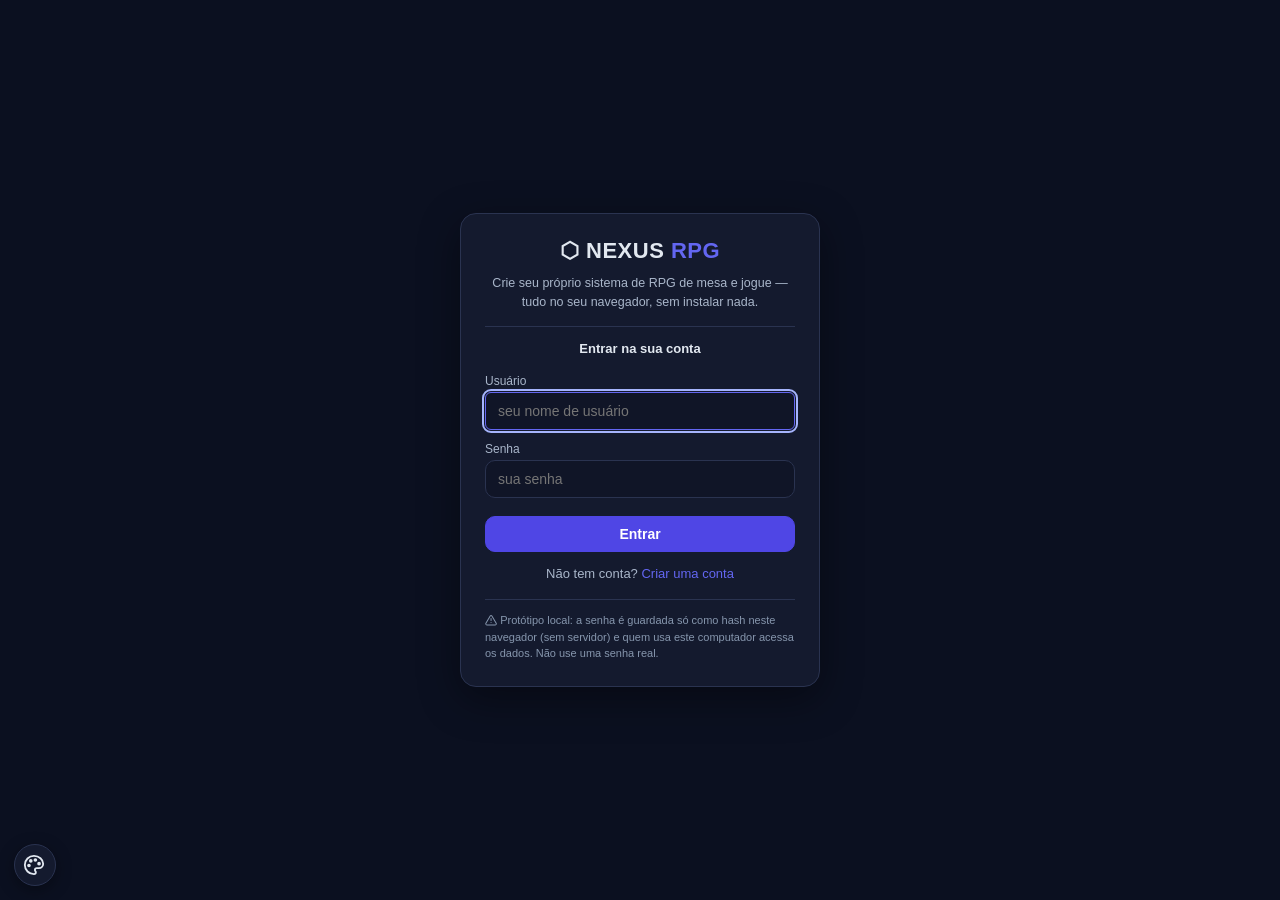
<file: index.html>
<!DOCTYPE html>
<html lang="pt-BR">
<head>
<meta charset="utf-8" />
<meta name="viewport" content="width=device-width, initial-scale=1" />
<!-- O app é 100% offline: nada precisa sair do navegador. Esta política BLOQUEIA qualquer envio de dados para fora
     (fetch/XHR/WebSocket/imagens remotas), inclusive por um "efeito por código" liberado de um sistema importado.
     'unsafe-eval' só existe por causa do efeito por código; estilos inline são usados pela ficha. -->
<meta http-equiv="Content-Security-Policy" content="default-src 'none'; script-src 'self' 'unsafe-eval'; style-src 'self' 'unsafe-inline'; img-src 'self' data: blob:; font-src 'self' data:; media-src 'self' data: blob:; connect-src 'none'; frame-src 'self' blob: data:; object-src 'none'; base-uri 'none'; form-action 'none'" />
<title>Nexus RPG — Protótipo</title>
<!--
  Nexus RPG — Protótipo (Mestre + Jogador)
  100% OFFLINE. Sem internet, sem CDN, sem instalação, sem build.
  Abra este arquivo com dois cliques. Dados salvos no navegador (LocalStorage).

  O código foi separado em arquivos por responsabilidade (ver pasta /src e /assets).
  Os scripts usam funções/variáveis GLOBAIS e são carregados como scripts clássicos
  (não como módulos ES), justamente para continuar funcionando via file:// sem servidor.
  A ORDEM dos <script> abaixo importa: cada arquivo depende dos anteriores.
-->
<link rel="stylesheet" href="assets/css/styles.css" />
<link rel="stylesheet" href="assets/css/sistema.css" />
<link rel="stylesheet" href="assets/css/mapa.css" />
<link rel="stylesheet" href="assets/css/campanha.css" />
<link rel="stylesheet" href="assets/css/ficha-viva.css" />
<link rel="stylesheet" href="assets/css/classes.css" />
<link rel="stylesheet" href="assets/css/editores2.css" />
<link rel="stylesheet" href="assets/css/melhorias.css" />
<link rel="stylesheet" href="assets/css/magias.css" />
<link rel="stylesheet" href="assets/css/regras.css" />
<link rel="stylesheet" href="assets/css/campanha2.css" />
<link rel="stylesheet" href="assets/css/criacao.css" />
<link rel="stylesheet" href="assets/css/poderes.css" />
</head>
<body>
<div id="root"></div>

<!-- 1) Núcleo: helpers e motores (sem dependências de UI) -->
<script src="src/ui/temas.js"></script>
<script src="src/core/helpers.js"></script>
<script src="src/ui/icones.js"></script>
<script src="src/core/formula-engine.js"></script>
<script src="src/core/dice-engine.js"></script>
<script src="src/ui/dialogs.js"></script>

<!-- 2) Dados: sistema de exemplo, migração e criação de ficha -->
<script src="src/data/example-system.js"></script>
<script src="src/data/sistema-modelos.js"></script>
<script src="src/data/arquetipos.js"></script>
<script src="src/data/regras-gerais.js"></script>
<script src="src/data/progressao.js"></script>
<script src="src/data/poderes.js"></script>

<!-- 2b) Contas/auth (camada de dados) — precisa de helpers, example-system; antes do estado -->
<script src="src/auth/accounts.js"></script>

<!-- 2c) Modelo de campanha (dados) — usado por bindPersonagem; antes do estado -->
<script src="src/master/campaign/campaign-model.js"></script>

<!-- 3) Estado global e histórico (dependem de helpers + dados + contas) -->
<script src="src/core/state.js"></script>
<script src="src/core/history.js"></script>
<script src="src/core/gatilhos.js"></script>

<!-- 4) UI compartilhada -->
<script src="src/ui/shortcuts.js"></script>
<script src="src/ui/ui-basic.js"></script>
<script src="src/ui/glossary.js"></script>
<script src="src/ui/formula-field.js"></script>
<script src="src/ui/atributos-pericias.js"></script>
<script src="src/ui/ficha-viva.js"></script>
<script src="src/ui/versoes.js"></script>
<script src="src/ui/bibliotecas.js"></script>
<script src="src/ui/bibliotecas-extra.js"></script>
<script src="src/ui/master-detail.js"></script>
<script src="src/ui/icon-picker.js"></script>
<script src="src/ui/classes-origens.js"></script>
<script src="src/ui/codigo-editor.js"></script>
<script src="src/ui/tecnicas-editor.js"></script>
<script src="src/ui/conjuracao.js"></script>
<script src="src/ui/itens-editor.js"></script>
<script src="src/ui/regras-gerais-ui.js"></script>
<script src="src/ui/assistentes.js"></script>
<script src="src/ui/habilidades-ux.js"></script>
<script src="src/ui/blocos-uso.js"></script>
<script src="src/ui/poderes-ui.js"></script>
<script src="src/ui/livro.js"></script>
<script src="src/ui/regras-extra.js"></script>
<script src="src/ui/aspectos-caixas.js"></script>
<script src="src/ui/modelos-enriquecidos.js"></script>
<script src="src/ui/progressao-ui.js"></script>
<script src="src/ui/tags-ui.js"></script>
<script src="src/ui/ficha-studio.js"></script>
<script src="src/ui/criacao-viva.js"></script>
<script src="src/ui/recursos-tecnicas.js"></script>
<script src="src/ui/tour.js"></script>
<script src="src/ui/wizard.js"></script>

<!-- 4b) Telas de login/cadastro e hub de personagens -->
<script src="src/auth/auth-ui.js"></script>

<!-- 5) Telas do Mestre -->
<script src="src/master/master-nav.js"></script>
<script src="src/master/master-pieces.js"></script>

<!-- 6) Tela do Jogador -->
<script src="src/player/player.js"></script>

<!-- 6b) Dashboard de campanha do Mestre (usa canvasNode, rollExpr, mestreView) -->
<script src="src/master/campaign/dashboard.js"></script>
<script src="src/master/campaign/campaign-dice.js"></script>
<script src="src/master/campaign/players.js"></script>
<script src="src/master/campaign/bestiary.js"></script>
<script src="src/master/campaign/bestiario-extra.js"></script>
<script src="src/master/campaign/mesa-mapa.js"></script>
<script src="src/master/campaign/campaign-items.js"></script>
<script src="src/master/campaign/sessions.js"></script>
<script src="src/master/campaign/initiative.js"></script>
<script src="src/master/campaign/combate-acoes.js"></script>
<script src="src/master/campaign/mundo.js"></script>
<script src="src/master/campaign/handouts.js"></script>
<script src="src/master/campaign/table-tools.js"></script>
<script src="src/master/campaign/campaign-io.js"></script>
<script src="src/master/campaign/presentation.js"></script>
<!-- ^ Mesa ao vivo: diário, combate, notas/busca, ferramentas, backup .campanha e tela dos jogadores (presentation.js por último: assume a janela #tela-jogadores) -->

<!-- 7) App: monta o cabeçalho e dispara o render() inicial (deve ser o ÚLTIMO) -->
<script src="src/app.js"></script>
</body>
</html>
</file>
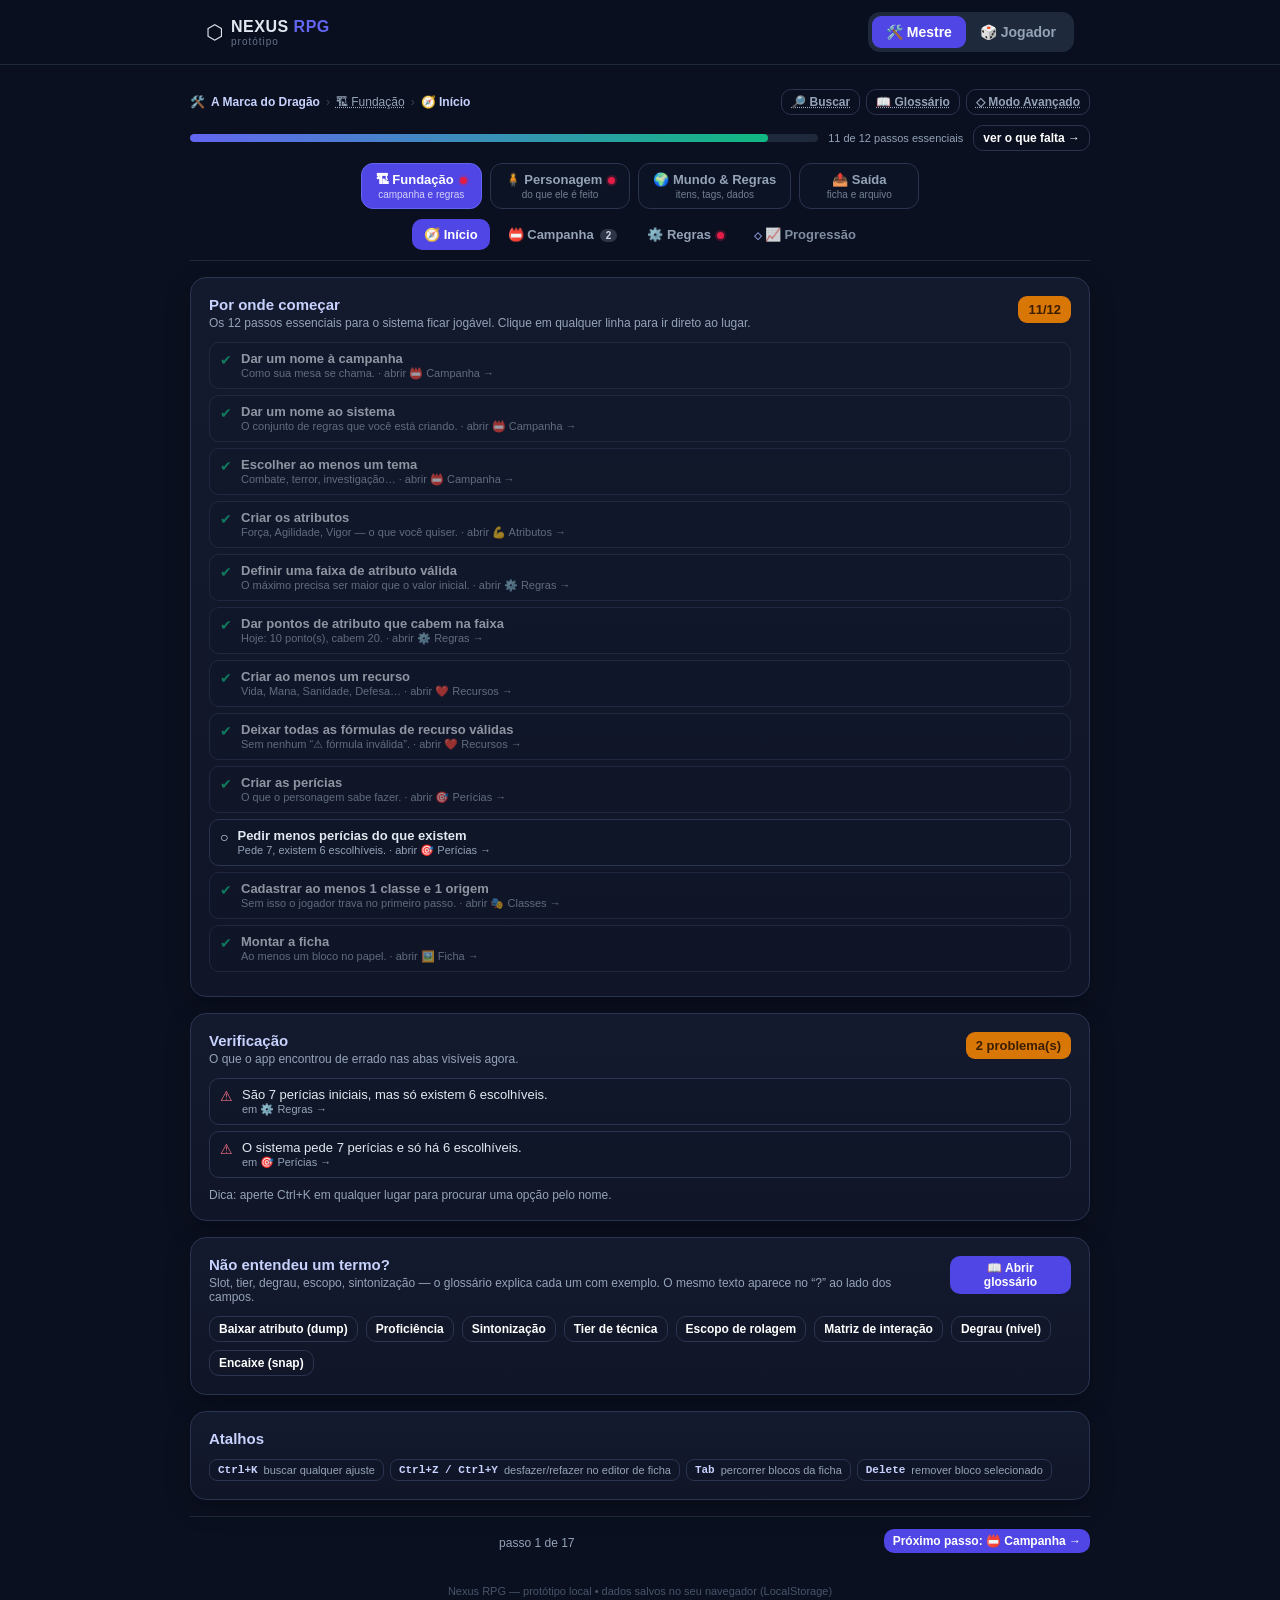
<file: nexus-rpg-prototipo.html>
<!DOCTYPE html>
<html lang="pt-BR">
<head>
<meta charset="utf-8" />
<meta name="viewport" content="width=device-width, initial-scale=1" />
<title>Nexus RPG — Protótipo</title>
<!--
  Nexus RPG — Protótipo (Mestre + Jogador)
  Arquivo ÚNICO e 100% OFFLINE. Sem internet, sem CDN, sem instalação.
  Abra com dois cliques. Dados salvos no navegador (LocalStorage).
-->
<style>
  :root{
    --bg:#0b1020; --panel:#141a2e; --panel2:#101527; --line:#2a3350;
    --txt:#e2e8f0; --muted:#94a3b8; --dim:#64748b;
    --indigo:#6366f1; --indigo2:#4f46e5; --emerald:#10b981; --amber:#d97706; --rose:#e11d48;
  }
  *{box-sizing:border-box}
  body{margin:0;background:var(--bg);color:var(--txt);font-family:-apple-system,Segoe UI,Roboto,Helvetica,Arial,sans-serif;}
  button{font-family:inherit;cursor:pointer;border:none}
  input,select,textarea{font-family:inherit}
  textarea.in{resize:vertical;min-height:52px}
  ::-webkit-scrollbar{width:8px;height:8px}
  ::-webkit-scrollbar-thumb{background:#334155;border-radius:8px}

  header.top{position:sticky;top:0;z-index:10;background:rgba(11,16,32,.92);backdrop-filter:blur(6px);border-bottom:1px solid #1e293b}
  .bar{max-width:900px;margin:0 auto;padding:12px 16px;display:flex;align-items:center;justify-content:space-between;gap:12px}
  .logo{font-weight:900;letter-spacing:.5px}
  .logo span{color:var(--indigo)}
  .logo small{display:block;font-size:10px;color:var(--dim);font-weight:400;letter-spacing:1px}

  .toggle{display:flex;background:#1e293b;border-radius:12px;padding:4px}
  .toggle button{padding:8px 14px;border-radius:9px;font-size:14px;font-weight:700;background:transparent;color:var(--muted);transition:.15s}
  .toggle button.on-m{background:var(--indigo2);color:#fff}
  .toggle button.on-j{background:var(--emerald);color:#04231a}

  main{padding:24px 16px}
  .wrap{max-width:900px;margin:0 auto}
  .wrap-sm{max-width:680px;margin:0 auto}

  .note{font-size:14px;color:var(--muted);margin-bottom:14px}
  .note b{color:var(--txt)}

  /* barra de abas centralizada: em vez de uma fita que rola pro lado (e esconde
     metade das abas), as abas quebram em linhas e ficam centradas no papel. */
  .tabs{display:flex;gap:6px;flex-wrap:wrap;justify-content:center;padding-bottom:10px;margin-bottom:18px;border-bottom:1px solid #1e293b}

  /* ---- Navegação do mestre: grupos, trilha, progresso, busca ---- */
  .grupos{display:flex;gap:8px;flex-wrap:wrap;justify-content:center;margin-bottom:10px}
  .grupo-b{display:flex;flex-direction:column;align-items:center;gap:2px;min-width:120px;
           border:1px solid var(--line);background:rgba(15,23,41,.5);color:var(--muted);
           border-radius:12px;padding:8px 14px;font-weight:700;font-size:13px;transition:.15s}
  .grupo-b:hover{border-color:#475569;color:#fff}
  .grupo-b.on{background:var(--indigo2);border-color:var(--indigo);color:#fff}
  .grupo-b small{font-size:10px;font-weight:500;opacity:.75}
  .subtabs{display:flex;gap:6px;flex-wrap:wrap;justify-content:center;padding-bottom:10px;
           margin-bottom:16px;border-bottom:1px solid #1e293b}
  .tab-n{display:inline-block;margin-left:6px;font-size:10px;font-weight:800;background:rgba(148,163,184,.25);
         color:#cbd5e1;border-radius:99px;padding:1px 6px;vertical-align:middle}
  .tab.on .tab-n{background:rgba(255,255,255,.25);color:#fff}
  .tab-alerta{display:inline-block;width:7px;height:7px;border-radius:50%;background:var(--rose);
              margin-left:6px;vertical-align:middle;box-shadow:0 0 0 2px rgba(225,29,72,.25)}
  .tab-adv{opacity:.85}
  .tab-adv::before{content:'◇ ';color:#a5b4fc;font-size:10px}

  .crumb{display:flex;align-items:center;gap:6px;flex-wrap:wrap;font-size:12px;color:var(--dim);margin-bottom:10px}
  .crumb b{color:#c7d2fe;font-weight:700}
  .crumb .sep{opacity:.5}
  .crumb button{background:transparent;color:var(--muted);font-size:12px;padding:0;text-decoration:underline dotted}
  .crumb button:hover{color:#fff}

  .prog-sis{display:flex;align-items:center;gap:10px;margin-bottom:12px}
  .prog-sis .t-b{flex:1;height:8px;border-radius:99px;background:#1e293b;overflow:hidden}
  .prog-sis .t-f{height:100%;border-radius:99px;background:linear-gradient(90deg,var(--indigo),var(--emerald));transition:width .25s}
  .prog-sis .t-x{font-size:11px;color:var(--muted);white-space:nowrap}

  .chk-l{display:flex;align-items:flex-start;gap:9px;width:100%;text-align:left;padding:8px 10px;
         border-radius:10px;background:rgba(15,23,41,.5);border:1px solid var(--line);margin-bottom:6px;
         color:var(--txt);font-size:13px;transition:.15s}
  .chk-l:hover{border-color:var(--indigo)}
  .chk-l .mk{font-size:14px;line-height:1.3}
  .chk-l.ok{opacity:.6}
  .chk-l.ok .mk{color:var(--emerald)}
  .chk-l .sub{display:block;font-size:11px;color:var(--muted);margin-top:1px}

  .prox{display:flex;justify-content:space-between;align-items:center;gap:10px;flex-wrap:wrap;
        margin-top:6px;padding-top:12px;border-top:1px solid #1e293b}

  .busca-bg{position:fixed;inset:0;background:rgba(2,6,20,.72);z-index:60;display:flex;
            justify-content:center;align-items:flex-start;padding:70px 16px}
  .busca-cx{width:100%;max-width:560px;background:var(--panel);border:1px solid var(--indigo);
            border-radius:14px;box-shadow:0 20px 60px rgba(0,0,0,.6);overflow:hidden}
  .busca-cx .in{margin:0;border:none;border-bottom:1px solid var(--line);border-radius:0;font-size:15px;padding:13px 15px}
  .busca-l{max-height:min(58vh,420px);overflow:auto;padding:6px}
  .busca-i{display:flex;justify-content:space-between;align-items:center;gap:10px;width:100%;text-align:left;
           background:transparent;color:var(--txt);border-radius:9px;padding:9px 11px;font-size:13px}
  .busca-i:hover,.busca-i.foco{background:rgba(99,102,241,.18)}
  .busca-i .ond{font-size:11px;color:var(--dim);white-space:nowrap}
  .busca-vazio{padding:18px;text-align:center;font-size:13px;color:var(--muted)}

  /* ---- Ajuda: botão "?" e glossário ---- */
  .aj{display:inline-grid;place-items:center;width:16px;height:16px;margin-left:6px;padding:0;
      border-radius:50%;background:rgba(99,102,241,.22);border:1px solid rgba(99,102,241,.5);
      color:#c7d2fe;font-size:10px;font-weight:800;line-height:1;vertical-align:middle;transition:.15s}
  .aj:hover{background:var(--indigo2);color:#fff;border-color:#fff}
  .gl-cx{width:100%;max-width:620px;background:var(--panel);border:1px solid var(--indigo);border-radius:14px;
         box-shadow:0 20px 60px rgba(0,0,0,.6);overflow:hidden;display:flex;flex-direction:column;max-height:min(80vh,680px)}
  .gl-top{display:flex;justify-content:space-between;align-items:center;gap:10px;
          padding:12px 15px;border-bottom:1px solid var(--line)}
  .gl-top h3{margin:0;font-size:15px;color:#c7d2fe}
  .gl-body{overflow:auto;padding:14px 15px}
  .gl-t{font-weight:800;font-size:14px;color:#e2e8f0}
  .gl-d{font-size:13px;color:var(--muted);line-height:1.5;margin-top:3px}
  .gl-ex{font-size:12px;color:#a5b4fc;background:rgba(99,102,241,.08);border-left:3px solid var(--indigo);
         border-radius:0 8px 8px 0;padding:6px 10px;margin-top:6px}
  .gl-i{padding:10px 0;border-bottom:1px solid rgba(42,51,80,.5)}
  .gl-i:last-child{border-bottom:none}
  .gl-cat{font-size:11px;font-weight:800;color:var(--dim);text-transform:uppercase;letter-spacing:.5px;margin:14px 0 2px}
  .gl-cat:first-child{margin-top:0}

  /* ---- Campo de fórmula: realce, autocomplete, prévia e construtor ---- */
  .fx{margin-top:4px}
  .fx-box{position:relative}
  /* espelho atrás do input: mesma fonte, mesmo padding, mesma borda (transparente) */
  .fx-hl,.fx-in{font-family:ui-monospace,Consolas,monospace;font-size:14px;line-height:20px;
                padding:9px 11px;border:1px solid transparent;border-radius:10px;width:100%;
                white-space:pre;overflow:hidden}
  .fx-hl{position:absolute;inset:0;pointer-events:none;color:var(--txt);z-index:0}
  .fx-in{position:relative;z-index:1;background:#0f1729;border-color:var(--line);color:transparent;
         caret-color:#e2e8f0;outline:none;overflow-x:auto}
  .fx-in:focus{border-color:var(--indigo)}
  .fx-in.ruim{border-color:var(--rose)}
  .fx-v{color:#7dd3fc}      /* variável   */
  .fx-f{color:#c4b5fd}      /* função     */
  .fx-n{color:#fbbf24}      /* número     */
  .fx-o{color:#94a3b8}      /* operador   */
  .fx-x{color:#fb7185;text-decoration:underline wavy #fb7185}  /* desconhecido */

  .fx-sug{position:absolute;left:0;right:0;top:calc(100% + 3px);z-index:20;background:var(--panel);
          border:1px solid var(--indigo);border-radius:10px;box-shadow:0 10px 30px rgba(0,0,0,.5);
          max-height:190px;overflow:auto;padding:4px}
  .fx-sug button{display:flex;justify-content:space-between;gap:10px;width:100%;text-align:left;
                 background:transparent;color:var(--txt);font-size:13px;padding:6px 9px;border-radius:7px}
  .fx-sug button:hover,.fx-sug button.foco{background:rgba(99,102,241,.22)}
  .fx-sug .tp{font-size:10px;color:var(--dim)}

  .fx-bar{display:flex;gap:6px;align-items:center;flex-wrap:wrap;margin-top:6px}
  .fx-prev{display:flex;gap:8px;flex-wrap:wrap;font-size:11.5px;color:var(--muted)}
  .fx-pt{background:rgba(15,23,41,.7);border:1px solid var(--line);border-radius:8px;padding:2px 8px}
  .fx-pt b{color:#34d399;font-weight:800}
  .fx-err{font-size:12px;color:#fda4af;margin-top:5px;line-height:1.45}
  .fx-err button{background:rgba(225,29,72,.2);border:1px solid rgba(225,29,72,.5);color:#fecdd3;
                 border-radius:7px;padding:1px 7px;font-size:11px;font-weight:700;margin-left:4px}
  .fx-err button:hover{background:var(--rose);color:#fff}

  .fx-mont{margin-top:8px;border:1px solid var(--line);border-radius:10px;background:var(--panel2);padding:10px}
  .fx-grp{font-size:10px;font-weight:800;color:var(--dim);text-transform:uppercase;letter-spacing:.5px;margin:8px 0 4px}
  .fx-grp:first-child{margin-top:0}
  .fx-chips{display:flex;gap:5px;flex-wrap:wrap}
  .fx-chip{font-size:12px;font-family:ui-monospace,Consolas,monospace;border:1px solid var(--line);
           background:rgba(15,23,41,.6);color:#7dd3fc;border-radius:8px;padding:4px 9px;transition:.15s}
  .fx-chip:hover{border-color:var(--indigo);background:rgba(99,102,241,.16);color:#fff}
  .fx-chip.op{color:#94a3b8}
  .fx-chip.fn{color:#c4b5fd}
  .fx-chip.pr{color:#e2e8f0;font-family:inherit;font-size:11.5px}
  .fx-chip.pr small{display:block;color:var(--dim);font-family:ui-monospace,Consolas,monospace;font-size:10px}
  .tab{white-space:nowrap;background:transparent;color:var(--muted);border-radius:10px;padding:8px 12px;font-size:13px;font-weight:600;transition:.15s}
  .tab.on{background:var(--indigo2);color:#fff}
  .tab:hover:not(.on){color:#fff;background:#1e293b}

  .card{background:linear-gradient(180deg,var(--panel),var(--panel2));border:1px solid var(--line);border-radius:16px;padding:18px;margin-bottom:16px;box-shadow:0 8px 24px rgba(0,0,0,.25)}
  .card-head{display:flex;justify-content:space-between;align-items:flex-start;gap:12px;margin-bottom:12px}
  .card h3{margin:0;font-size:15px;color:#c7d2fe}
  .hint{font-size:12px;color:var(--muted);margin-top:3px}

  label.f{display:block}
  label.f > span{font-size:12px;color:var(--muted)}
  .in{width:100%;background:#0f1729;border:1px solid var(--line);border-radius:10px;padding:9px 11px;font-size:14px;color:var(--txt);outline:none;margin-top:4px}
  .in:focus{border-color:var(--indigo)}
  .mono{font-family:ui-monospace,Consolas,monospace}
  .grid{display:grid;gap:12px}
  .g2{grid-template-columns:1fr 1fr}
  .g3{grid-template-columns:1fr 1fr 1fr}
  @media(max-width:560px){.g3{grid-template-columns:1fr 1fr}}

  .btn{border-radius:10px;padding:9px 12px;font-size:14px;font-weight:600;background:#334155;color:#fff;transition:.15s}
  .btn:hover{filter:brightness(1.12)}
  .btn.primary{background:var(--indigo2)}
  .btn.emerald{background:var(--emerald);color:#04231a}
  .btn.amber{background:var(--amber)}
  .btn.danger{background:#9f1239}
  .btn.ghost{background:transparent;border:1px solid var(--line)}
  .btn.sm{padding:5px 9px;font-size:12px}
  .btn.mini{padding:6px 0;width:38px;text-align:center}
  .btn[disabled]{opacity:.4;cursor:not-allowed}

  .row{display:flex;gap:8px;align-items:center}
  .between{justify-content:space-between}
  .wrapf{flex-wrap:wrap}

  .item{background:rgba(15,23,41,.6);border:1px solid var(--line);border-radius:12px;padding:12px}
  .badge{padding:6px 10px;border-radius:9px;font-size:13px;font-weight:700}
  .badge.ok{background:var(--emerald);color:#04231a}
  .badge.warn{background:var(--amber);color:#3b1d00}

  /* Acordeão de classes/raças */
  .acc{border:1px solid var(--line);border-radius:14px;margin-bottom:10px;overflow:hidden;background:rgba(15,23,41,.4)}
  .acc-head{display:flex;justify-content:space-between;align-items:center;gap:10px;padding:12px 14px;cursor:pointer;transition:.15s}
  .acc-head:hover{background:rgba(99,102,241,.08)}
  .acc-caret{color:var(--indigo);font-size:12px;width:14px}
  .acc-title{font-weight:700;font-size:15px}
  .acc-meta{font-size:11px;color:var(--dim)}
  .acc-body{padding:0 14px 14px;border-top:1px solid var(--line)}
  .sub-h{font-size:12px;font-weight:700;color:var(--sheet-accent,#c7d2fe);text-transform:uppercase;letter-spacing:.5px;margin:16px 0 8px}
  .sub-h2{font-size:11px;font-weight:700;color:var(--muted);margin:10px 0 6px}

  .ability-card{border:1px solid var(--line);border-left:3px solid var(--indigo);border-radius:0 10px 10px 0;padding:10px 12px;margin-bottom:10px;background:rgba(99,102,241,.05)}
  .req-box{border:1px dashed var(--line);border-radius:10px;padding:8px 10px;margin-top:8px;background:rgba(217,119,6,.05)}
  .req-box .lbl{font-size:11px;color:#fbbf24;font-weight:700;margin-bottom:6px}
  .trait-row{display:flex;gap:8px;margin-bottom:6px}

  .tags{display:flex;gap:6px;flex-wrap:wrap;margin-top:8px}
  .tg-req{font-size:11px;background:rgba(217,119,6,.15);border:1px solid rgba(217,119,6,.4);color:#fbbf24;border-radius:99px;padding:3px 9px}
  .tg-fx{font-size:11px;background:rgba(99,102,241,.15);border:1px solid rgba(99,102,241,.4);color:#c7d2fe;border-radius:99px;padding:3px 9px}

  .selectable{width:100%;text-align:left;border-radius:12px;border:1px solid var(--line);padding:12px;background:rgba(15,23,41,.5);color:var(--txt);transition:.15s;display:block}
  .selectable:hover{border-color:#475569}
  .selectable.sel-i{border-color:var(--indigo);background:rgba(99,102,241,.12)}
  .selectable.sel-e{border-color:var(--emerald);background:rgba(16,185,129,.12)}
  .selectable .t{font-weight:700}
  .selectable .d{font-size:12px;color:var(--muted)}
  .selectable .fx{font-size:11px;color:#a5b4fc;margin-top:4px}
  .selectable .tr{font-size:11px;color:#6ee7b7;margin-top:2px}

  .skillgrid{display:grid;grid-template-columns:1fr 1fr;gap:8px}

  .dots{display:flex;align-items:center;gap:8px;margin-bottom:18px;flex-wrap:wrap}
  .dot{height:28px;width:28px;display:grid;place-items:center;border-radius:50%;font-size:12px;font-weight:800;background:#334155}
  .dot.done{background:var(--emerald);color:#04231a}
  .dot.cur{background:var(--indigo2)}
  .dotlbl{font-size:12px;color:var(--dim)}
  .dotlbl.cur{color:#c7d2fe}
  .dotline{width:18px;height:1px;background:var(--line)}

  .attrrow{display:flex;align-items:center;justify-content:space-between;background:rgba(15,23,41,.5);border:1px solid var(--line);border-radius:12px;padding:8px 12px;margin-bottom:8px}
  .attrval{width:34px;text-align:center;font-size:19px;font-weight:800}
  .attrmod{font-size:12px;color:#a5b4fc;margin-left:8px}

  .statgrid{display:grid;grid-template-columns:repeat(5,1fr);gap:8px;margin-top:14px}
  @media(max-width:560px){.statgrid{grid-template-columns:repeat(3,1fr)}}
  .stat{border-radius:12px;background:rgba(15,23,41,.6);border:1px solid var(--line);padding:8px;text-align:center}
  .stat .n{font-size:11px;color:var(--muted);white-space:nowrap;overflow:hidden;text-overflow:ellipsis}
  .stat .v{font-size:20px;font-weight:800}
  .stat .b{font-size:10px;color:#34d399}

  .bar-t{height:12px;border-radius:99px;background:#1e293b;overflow:hidden}
  .bar-f{height:100%;border-radius:99px;transition:width .2s}

  .skl{display:flex;justify-content:space-between;align-items:center;padding:7px 10px;border-radius:9px;background:rgba(15,23,41,.5);border:1px solid var(--line);margin-bottom:6px}
  .skl .nm{font-size:13px}
  .skl .tg{font-size:10px;color:var(--dim);margin-left:6px}
  .skl .vl{font-weight:800;color:#c7d2fe}

  .abil{border-left:3px solid var(--indigo);padding:6px 10px;background:rgba(99,102,241,.06);border-radius:0 8px 8px 0;margin-bottom:8px}
  .abil.locked{border-left-color:#64748b;background:rgba(100,116,139,.08);opacity:.75}
  .abil .t{font-weight:700;font-size:14px}
  .abil .d{font-size:12px;color:var(--muted)}
  .abil .fx{font-size:11px;color:#a5b4fc;margin-top:2px}
  .abil .lk{font-size:11px;color:#fbbf24;margin-top:2px}
  .trait{border-left:3px solid var(--emerald);padding:6px 10px;background:rgba(16,185,129,.06);border-radius:0 8px 8px 0;margin-bottom:8px}
  .trait .t{font-weight:700;font-size:14px}
  .trait .d{font-size:12px;color:var(--muted)}

  .sheet-top{display:flex;gap:14px;align-items:center;margin-bottom:14px}
  .avatar{width:56px;height:56px;border-radius:16px;background:linear-gradient(135deg,#4f46e5,#0ea5e9);display:grid;place-items:center;font-size:26px;font-weight:900;color:#fff;flex:0 0 auto}
  .sheet-name{font-size:20px;font-weight:800;line-height:1.1}
  .sheet-sub{font-size:12px;color:var(--muted);margin-top:2px}

  .pill{font-size:12px;background:rgba(99,102,241,.15);border:1px solid rgba(99,102,241,.4);color:#c7d2fe;border-radius:99px;padding:4px 12px}

  .diceres{margin-top:12px;border-radius:12px;background:rgba(15,23,41,.6);border:1px solid var(--line);padding:12px}
  .diceres .big{font-size:30px;font-weight:900;color:#fbbf24}
  .diceres .sub{font-size:12px;color:var(--muted)}

  /* ---- Editor de layout em canvas (posição livre) ---- */
  .cv-fit{overflow:hidden;position:relative;width:100%}
  .cv{position:relative;transform-origin:0 0;background:#0b1020;border-radius:14px}
  .cv.edit{border:1px solid var(--line)}
  /* a grade agora é opcional e tem tamanho configurável (--g) */
  .cv.edit.com-grade{background-image:linear-gradient(rgba(99,102,241,.09) 1px,transparent 1px),linear-gradient(90deg,rgba(99,102,241,.09) 1px,transparent 1px);background-size:var(--g,20px) var(--g,20px)}
  .blk{position:absolute;overflow:hidden;border-radius:12px}
  .blk.framed{background:rgba(15,23,41,.55);border:1px solid var(--line);padding:10px}
  .blk-body{height:100%;overflow:auto}
  .cv.edit .blk{cursor:grab;touch-action:none;outline:1px dashed rgba(148,163,184,.3)}
  .cv.edit .blk-body{pointer-events:none;overflow:hidden}
  .cv.edit .blk.sel{outline:2px solid var(--indigo);box-shadow:0 0 0 4px rgba(99,102,241,.18)}
  .cv.edit .blk.dragging{cursor:grabbing;opacity:.92}
  .blk-rs{position:absolute;right:0;bottom:0;width:18px;height:18px;cursor:nwse-resize;touch-action:none;background:linear-gradient(135deg,transparent 46%,var(--indigo) 46%);border-radius:0 0 12px 0}
  .blk-tt{font-size:11px;font-weight:700;color:var(--sheet-accent,#c7d2fe);text-transform:uppercase;letter-spacing:.5px;margin-bottom:6px}
  /* a etiqueta de tipo cobriria o conteúdo do bloco: só aparece no hover ou no selecionado */
  .blk-tag{position:absolute;left:0;top:0;z-index:2;font-size:9px;font-weight:700;background:var(--indigo2);color:#fff;padding:1px 6px;border-radius:0 0 7px 0;opacity:0;transition:opacity .12s;pointer-events:none}
  .cv.edit .blk:hover .blk-tag,.cv.edit .blk.sel .blk-tag{opacity:.9}
  .stack-blk{margin-bottom:14px}

  .foto-ph{width:100%;height:100%;display:grid;place-items:center;font-size:42px;font-weight:900;color:#fff}
  .foto-em{position:absolute;inset:0;display:grid;place-items:center;font-size:42px}

  .ptable{width:100%;border-collapse:collapse;font-size:12.5px}
  .ptable th{text-align:left;font-size:10px;color:var(--dim);text-transform:uppercase;letter-spacing:.4px;border-bottom:1px solid var(--line);padding:5px 6px}
  .ptable td{padding:5px 6px;border-bottom:1px solid rgba(42,51,80,.45)}
  .ptable td.vv{text-align:right;font-weight:800;color:#c7d2fe}
  .ptable td.at{color:var(--dim);font-size:11px}
  .arow2{display:flex;justify-content:space-between;align-items:center;background:rgba(15,23,41,.5);border:1px solid var(--line);border-radius:9px;padding:5px 10px;margin-bottom:5px}
  .aline{display:flex;gap:8px;flex-wrap:wrap}
  .achip{background:rgba(15,23,41,.6);border:1px solid var(--line);border-radius:10px;padding:5px 10px;text-align:center;min-width:60px}
  .achip .n{font-size:10px;color:var(--muted)}
  .achip .v{font-size:17px;font-weight:800}
  .achip .b{font-size:9px;color:#34d399}

  /* ---- Atributos estilizados (formas livres) ---- */
  .shapes{display:flex;flex-direction:column;align-items:center}
  .shrow{display:flex;justify-content:center}
  .shape{position:relative;display:grid;place-items:center;flex:0 0 auto}
  .shape-in{position:absolute;display:grid;place-items:center;text-align:center;line-height:1.05}
  .shape-txt{position:relative;z-index:1;text-align:center;line-height:1.05;padding:2px}
  .shape-num{font-weight:900;line-height:1}
  .shape-nm{font-weight:700;letter-spacing:.5px;text-transform:uppercase;opacity:.9}
  .shape-ab{font-weight:900;letter-spacing:1px}
  .shape-sub{opacity:.75}
  .f-serif{font-family:Georgia,'Times New Roman',serif}
  .f-display{font-family:Impact,Haettenschweiler,'Arial Narrow Bold','Arial Black',sans-serif;letter-spacing:.5px}
  .f-mono{font-family:ui-monospace,Consolas,monospace}

  .hub{position:absolute;border-radius:50%;display:grid;place-items:center;text-align:center;
       font-weight:900;letter-spacing:1px;z-index:0;padding:6%;line-height:1.05}

  /* Fantasma que segue o cursor ao arrastar um bloco da paleta.
     ATENÇÃO: o nome precisa ser exclusivo. Chamar isto de ".ghost" colidiu com os
     botões ".btn.ghost" do app e aplicou position:fixed em todos eles. */
  .pal-ghost{position:fixed;z-index:99;pointer-events:none;font-size:12px;font-weight:700;
         background:#1e293b;color:var(--muted);border:1px dashed var(--line);border-radius:9px;padding:6px 10px;opacity:.9}
  .pal-ghost.on-drop{background:var(--indigo2);color:#fff;border-style:solid;border-color:#fff}
  .cv.drop{outline:2px dashed var(--indigo);outline-offset:-2px}

  /* barra de ações ancorada no bloco selecionado */
  .blk-bar{position:absolute;z-index:7;display:flex;gap:2px;background:#0b1020;border:1px solid var(--indigo);
           border-radius:8px;padding:2px;box-shadow:0 6px 18px rgba(0,0,0,.5)}
  .blk-bar button{font-size:11px;line-height:1;padding:5px 7px;border-radius:6px;background:transparent;color:var(--txt)}
  .blk-bar button:hover{background:var(--indigo2);color:#fff}
  .blk-bar button.rm:hover{background:#9f1239}

  /* Painel de opções flutuante (telas largas). O main reserva a faixa da direita
     quando ele está aberto, senão o painel cobriria o canvas. */
  @media(min-width:1380px){
    .props-float{position:fixed;top:76px;right:18px;width:330px;max-height:calc(100vh - 96px);overflow:auto;z-index:8;margin:0}
    body.painel-aberto main{padding-right:370px;transition:padding-right .15s}
  }

  /* guias magnéticas de alinhamento */
  .guide{position:absolute;background:#fbbf24;pointer-events:none;z-index:6;opacity:.9}
  .guide.gx{top:0;bottom:0;width:1px}
  .guide.gy{left:0;right:0;height:1px}
  /* guias FIXAS: ficam no papel, são clicáveis e têm cor própria */
  .guide.fixa{background:#22d3ee;opacity:.55;pointer-events:auto;cursor:pointer;z-index:5}
  .guide.fixa.gx{width:3px;margin-left:-1px}
  .guide.fixa.gy{height:3px;margin-top:-1px}
  .guide.fixa:hover{opacity:1;background:#e11d48}

  /* seleção múltipla e estados de bloco */
  .cv.edit .blk.sel2{outline:2px dashed var(--indigo);box-shadow:0 0 0 3px rgba(99,102,241,.12)}
  .cv.edit .blk.oculto{opacity:.35}
  .cv.edit .blk.travado{cursor:not-allowed}
  .cv.edit .blk.travado .blk-rs{display:none}
  .marquee{position:absolute;border:1px solid var(--indigo);background:rgba(99,102,241,.14);
           pointer-events:none;z-index:7;border-radius:3px}

  /* painel de camadas */
  .camadas{margin-top:10px;border:1px solid var(--line);border-radius:10px;background:var(--panel2);
           padding:8px;max-height:260px;overflow:auto}
  .camada{display:flex;align-items:center;gap:6px;padding:5px 6px;border-radius:7px;cursor:pointer;font-size:12px}
  .camada:hover{background:rgba(99,102,241,.12)}
  .camada.on{background:rgba(99,102,241,.22);outline:1px solid var(--indigo)}
  .camada .cm-ic{width:18px;text-align:center}
  .camada .cm-nm{flex:1;font-weight:600;white-space:nowrap;overflow:hidden;text-overflow:ellipsis}
  .camada .cm-xy{color:var(--dim);font-size:10px;font-family:ui-monospace,Consolas,monospace}
  .camada .btn.mini{padding:1px 5px;font-size:11px}

  /* condições, avisos e opções travadas */
  .cond-chip{display:inline-flex;align-items:center;gap:4px;padding:3px 8px;border-radius:999px;
             font-size:11px;font-weight:700;color:#fff;white-space:nowrap}
  .aviso{margin:10px 0;padding:10px 12px;border-radius:10px;font-size:12.5px;line-height:1.45;
         background:rgba(225,29,72,.12);border:1px solid rgba(225,29,72,.45);color:#fda4af}
  .aviso-in{font-size:11px;color:#fda4af}
  .selectable.opt-locked{opacity:.55}
  .selectable.opt-locked:hover{border-color:var(--line)}

  /* tabela de progressão (editor do mestre) */
  .progtab{border-collapse:separate;border-spacing:0;font-size:12px;min-width:100%}
  .progtab th{padding:6px;border-bottom:1px solid var(--line);vertical-align:top;min-width:120px}
  .progtab th.lv,.progtab td.lv{min-width:52px;width:52px;text-align:center;color:var(--dim);font-weight:800;
    position:sticky;left:0;background:var(--panel);z-index:1}
  .progtab td{padding:3px 4px;border-bottom:1px solid rgba(42,51,80,.4)}
  .progtab tbody tr:hover td{background:rgba(99,102,241,.06)}
  .progtab tbody tr:hover td.lv{background:#1b2340}

  .keys{display:flex;flex-wrap:wrap;gap:6px}
  .keycap{display:inline-flex;align-items:center;gap:6px;font-size:11px;color:var(--muted);background:rgba(15,23,41,.6);border:1px solid var(--line);border-radius:8px;padding:4px 8px}
  .keycap b{color:#c7d2fe;font-family:ui-monospace,Consolas,monospace;font-size:11px}

  .palette{display:flex;gap:6px;flex-wrap:wrap}
  .pal-b{font-size:12px;font-weight:600;border:1px solid var(--line);background:rgba(15,23,41,.5);color:var(--txt);border-radius:9px;padding:6px 10px;transition:.15s}
  .pal-b:hover:not([disabled]){border-color:var(--indigo);background:rgba(99,102,241,.12)}
  .pal-b[disabled]{opacity:.3;cursor:not-allowed}
  .propgrid{display:grid;grid-template-columns:repeat(4,1fr);gap:8px}
  .seg{display:flex;gap:4px;flex-wrap:wrap}
  .seg button{font-size:12px;border-radius:8px;padding:5px 9px;background:#1e293b;color:var(--muted);font-weight:600}
  .seg button.on{background:var(--indigo2);color:#fff}

  .toast{position:fixed;bottom:20px;left:50%;transform:translateX(-50%);background:var(--emerald);color:#04231a;padding:10px 16px;border-radius:12px;font-size:14px;font-weight:700;box-shadow:0 8px 24px rgba(0,0,0,.4)}
  footer{text-align:center;font-size:11px;color:#475569;padding:8px 0 28px}
  .hide{display:none}
</style>
</head>
<body>
<div id="root"></div>

<script>
/* ============================================================ HELPERS ============================================================ */
function h(tag, attrs){
  const e = document.createElement(tag);
  if(attrs) for(const k in attrs){
    const v = attrs[k];
    if(v==null || v===false) continue;
    if(k==='class') e.className = v;
    else if(k==='html') e.innerHTML = v;
    else if(k==='value') e.value = v;
    else if(k.slice(0,2)==='on') e.addEventListener(k.slice(2).toLowerCase(), v);
    else if(k==='style' && typeof v==='object') Object.assign(e.style, v);
    else e.setAttribute(k, v===true?'':v);
  }
  for(let i=2;i<arguments.length;i++){
    let kid = arguments[i];
    if(kid==null) continue;
    if(Array.isArray(kid)){ kid.forEach(k2=>{ if(k2!=null) e.appendChild(node(k2)); }); }
    else e.appendChild(node(kid));
  }
  return e;
}
function node(x){ return (typeof x==='string'||typeof x==='number') ? document.createTextNode(x) : x; }
const uid = ()=>Math.random().toString(36).slice(2,9);
const load = k=>{ try{return JSON.parse(localStorage.getItem(k));}catch{return null;} };
const store = (k,v)=>localStorage.setItem(k,JSON.stringify(v));
function esc(s){return String(s).replace(/[&<>"]/g,c=>({'&':'&amp;','<':'&lt;','>':'&gt;','"':'&quot;'}[c]));}
function sign(n){ return (n>=0?'+':'')+n; }

/* ============================================================ MOTOR DE FÓRMULAS ============================================================
   Aceita: números, variáveis (inclusive com espaço e acento), + - * / %,
   parênteses, comparações, "e"/"ou", e funções.
   As variáveis são resolvidas no tokenizador, casando o nome MAIS LONGO e
   exigindo fronteira de palavra — trocar texto por regex quebraria max()
   se algum atributo se chamasse "Ma". */
const FORM_FN={
  min:(...a)=>Math.min(...a), max:(...a)=>Math.max(...a),
  menor:(...a)=>Math.min(...a), maior:(...a)=>Math.max(...a),
  arredondar:(x)=>Math.round(x), round:(x)=>Math.round(x),
  piso:(x)=>Math.floor(x), floor:(x)=>Math.floor(x),
  teto:(x)=>Math.ceil(x), ceil:(x)=>Math.ceil(x),
  abs:(x)=>Math.abs(x), modulo:(a,b)=>b===0?0:a%b,
  se:(c,a,b)=>c?a:(b===undefined?0:b), if:(c,a,b)=>c?a:(b===undefined?0:b),
};
const FORM_FN_NOMES=Object.keys(FORM_FN);
const ehLetra=c=>/[a-zA-Z0-9_@.À-ÿ]/.test(c);
function tokenize(str, nomesVars){
  const t=[]; let i=0;
  const s=String(str==null?'':str);
  while(i<s.length){
    const c=s[i];
    if(c===' '||c==='\t'||c==='\n'){ i++; continue; }
    if(/[0-9]/.test(c) || (c==='.'&&/[0-9]/.test(s[i+1]||''))){
      let n=''; while(i<s.length&&/[0-9.]/.test(s[i])) n+=s[i++];
      t.push({t:'n',v:parseFloat(n)}); continue;
    }
    const dois=s.slice(i,i+2);
    if(['>=','<=','==','!=','&&','||'].includes(dois)){ t.push({t:'o',v:dois}); i+=2; continue; }
    if('+-*/%(),<>!'.includes(c)){ t.push({t:'o',v:c}); i++; continue; }
    if(ehLetra(c)){
      /* Função vence variável quando vier seguida de "(" — senão um atributo
         chamado "Se" ou "Max" impediria de usar se() / max(). */
      let fn=null;
      for(const nome of FORM_FN_NOMES){
        if(s.substr(i,nome.length).toLowerCase()===nome && !ehLetra(s[i+nome.length]||'')){
          let j=i+nome.length; while(j<s.length&&s[j]===' ') j++;
          if(s[j]==='('){ fn=nome; break; }
        }
      }
      if(fn){ t.push({t:'w',v:fn}); i+=fn.length; continue; }
      /* tenta casar um nome de variável (a lista já vem do mais longo p/ o mais curto) */
      let casou=null;
      for(const n of nomesVars){
        if(!n) continue;
        if(s.substr(i,n.length).toLowerCase()===n.toLowerCase()){
          const depois=s[i+n.length];
          const antes=s[i-1];
          if((!depois||!ehLetra(depois)) && (!antes||!ehLetra(antes))){ casou=n; break; }
        }
      }
      if(casou){ t.push({t:'v',v:casou}); i+=casou.length; continue; }
      let w=''; while(i<s.length&&ehLetra(s[i])) w+=s[i++];
      t.push({t:'w',v:w.toLowerCase()}); continue;
    }
    throw 0;
  }
  return t;
}
function parseTokens(t, vars){
  let p=0;
  const fim=()=>p>=t.length;
  const ehOp=v=>{ const k=t[p]; return !!k&&k.t==='o'&&k.v===v; };
  const ehPal=v=>{ const k=t[p]; return !!k&&k.t==='w'&&k.v===v; };
  function expr(){ return ouE(); }
  function ouE(){ let a=eE(); while(ehOp('||')||ehPal('ou')){ p++; const b=eE(); a=(a||b)?1:0; } return a; }
  function eE(){ let a=cmp(); while(ehOp('&&')||ehPal('e')){ p++; const b=cmp(); a=(a&&b)?1:0; } return a; }
  function cmp(){
    let a=add(); const k=t[p];
    if(k&&k.t==='o'&&['>','<','>=','<=','==','!='].includes(k.v)){
      p++; const b=add();
      return k.v==='>'?(a>b?1:0):k.v==='<'?(a<b?1:0):k.v==='>='?(a>=b?1:0):
             k.v==='<='?(a<=b?1:0):k.v==='=='?(a===b?1:0):(a!==b?1:0);
    }
    return a;
  }
  function add(){ let a=mul(); while(ehOp('+')||ehOp('-')){ const o=t[p++].v; const b=mul(); a=(o==='+')?a+b:a-b; } return a; }
  function mul(){ let a=un(); while(ehOp('*')||ehOp('/')||ehOp('%')){ const o=t[p++].v; const b=un();
    a = o==='*' ? a*b : (b===0?0:(o==='/'?a/b:a%b)); } return a; }
  function un(){ if(ehOp('-')){ p++; return -un(); } if(ehOp('+')){ p++; return un(); } if(ehOp('!')){ p++; return un()?0:1; } return prim(); }
  function prim(){
    if(fim()) throw 0;
    const k=t[p++];
    if(k.t==='n') return k.v;
    if(k.t==='v') return Number(vars[k.v])||0;
    if(k.t==='w'){
      const f=FORM_FN[k.v];
      if(!f || !ehOp('(')) throw 0;          /* palavra desconhecida = fórmula inválida */
      p++;
      const args=[];
      if(!ehOp(')')){ args.push(expr()); while(ehOp(',')){ p++; args.push(expr()); } }
      if(!ehOp(')')) throw 0; p++;
      return f(...args);
    }
    if(k.t==='o'&&k.v==='('){ const v=expr(); if(!ehOp(')')) throw 0; p++; return v; }
    throw 0;
  }
  const v=expr();
  if(!fim()) throw 0;
  return v;
}
function evalFormula(f, vars){
  const v=vars||{};
  try{
    const nomes=Object.keys(v).sort((a,b)=>b.length-a.length);
    const r=parseTokens(tokenize(f, nomes), v);
    return Number.isFinite(r)?Math.floor(r):NaN;
  }catch(e){ return NaN; }
}
/* mantido para compatibilidade com fórmulas sem variáveis */
function evalArith(str){ return parseTokens(tokenize(str,[]), {}); }
function effAttr(sys, raw){
  if(sys.attrMode==='modificador'){ const m=evalFormula(sys.modFormula||'(V - 10) / 2',{V:raw}); return Number.isFinite(m)?m:raw; }
  return raw;
}

/* ============================================================ MOTOR DE DADOS ============================================================
   Expressões: 2d6+3 · 4d6kh3 (mantém os 3 maiores) · 2d20kl1 (o menor) ·
   1d8+Força (mistura com o motor de fórmulas).
   Os dados são resolvidos PRIMEIRO e substituídos pela soma; o que sobra vai
   para evalFormula. Assim "1d8 + Força * 2" funciona sem parser novo.

   Dois canais que NÃO se convertem (peça 4 do roadmap):
   - canal NÚMERO: soma/subtrai do total  (+2)
   - canal DADOS:  soma/subtrai dados     (−1d20 do Ordem)
   Todo efeito diz em qual canal mexe. */
function rolarDado(faces){ return 1+Math.floor(Math.random()*faces); }
const DICE_RE=/(\d*)d(\d+)(?:(kh|kl|dh|dl)(\d+))?/gi;
/* Resolve os termos de dado de uma expressão e devolve total + detalhamento. */
function rollExpr(expr, vars, opts){
  opts=opts||{};
  const detalhes=[]; let erro=null;
  const resolvida=String(expr==null?'':expr).replace(DICE_RE,(m,q,f,keep,k)=>{
    let qtd=Math.max(1,parseInt(q||'1')||1);
    const faces=Math.max(2,parseInt(f)||2);
    /* CRÍTICO: multiplica só a QUANTIDADE DE DADOS, nunca o modificador fixo. */
    if(opts.crit) qtd=qtd*Math.max(1,opts.critMult||2);
    if(qtd>300||faces>1000){ erro='Dados demais ('+m+')'; return '0'; }
    const rolls=Array.from({length:qtd},()=>rolarDado(faces));
    let usados=rolls;
    if(keep){
      const kn=Math.max(1,Math.min(qtd,parseInt(k)||1));
      const ord=rolls.slice().sort((a,b)=>a-b);
      usados = keep==='kh'?ord.slice(-kn) : keep==='kl'?ord.slice(0,kn)
             : keep==='dh'?ord.slice(0,Math.max(0,qtd-kn)) : ord.slice(kn);
    }
    const soma=usados.reduce((s,n)=>s+n,0);
    detalhes.push({termo:m,faces,rolls,usados:usados.slice(),soma});
    return '('+soma+')';
  });
  if(erro) return {erro};
  const total=evalFormula(resolvida, vars||{});
  if(Number.isNaN(total)) return {erro:'Expressão inválida'};
  return {total, detalhes, expr:String(expr==null?'':expr), resolvida, crit:!!opts.crit};
}
/* Vantagem/desvantagem: 2 dados com álgebra própria — NÃO somam e SE CANCELAM.
   vd > 0 vantagem, vd < 0 desvantagem, 0 normal. */
function aplicarVD(expr, vd){
  if(!vd) return String(expr==null?'':expr);
  let feito=false;
  return String(expr==null?'':expr).replace(DICE_RE,(m,q,f,keep)=>{
    if(feito||keep) return m;           /* só o primeiro termo, e não mexe em kh/kl já escrito */
    feito=true;
    const qtd=Math.max(1,parseInt(q||'1')||1);
    return (qtd+1)+'d'+f+(vd>0?'kh':'kl')+qtd;
  });
}
/* Dice pool do Ordem: "melhor de (atributo)d20"; atributo 0 → 2d20 pega o PIOR. */
function poolExpr(qtd, faces){
  const n=Math.floor(qtd||0);
  faces=faces||20;
  return n<=0 ? ('2d'+faces+'kl1') : (n+'d'+faces+'kh1');
}
/* Aplica o canal de DADOS a uma expressão: soma/subtrai a quantidade do 1º termo.
   Se sobrar 0 ou menos dados, vira pool "pega o pior" (regra do Ordem). */
function aplicarModDados(expr, nd){
  if(!nd) return String(expr==null?'':expr);
  let feito=false;
  return String(expr==null?'':expr).replace(DICE_RE,(m,q,f,keep,k)=>{
    if(feito) return m; feito=true;
    const qtd=Math.max(1,parseInt(q||'1')||1);
    const novo=qtd+nd;
    if(novo<=0) return '2d'+f+'kl1';
    return novo+'d'+f+(keep?(keep+k):'');
  });
}
function textoRolagem(res){
  if(!res||res.erro) return res&&res.erro?('⚠ '+res.erro):'—';
  return (res.detalhes||[]).map(d=>{
    const descartados=d.rolls.length!==d.usados.length;
    return d.termo+' ['+d.rolls.join(', ')+']'+(descartados?(' → '+d.usados.join('+')):'');
  }).join('  ');
}

/* ============================================================ SISTEMA DE EXEMPLO ============================================================ */
const SCHEMA = 10;
const THEME_PRESETS = ['Combate','Investigação','Terror','Mistério','Fantasia','Ficção Científica','Sobrevivência','Aventura','Drama','Ação'];

/* Largura fixa do "papel" da ficha. Os blocos guardam x/y/w/h nessa escala;
   na hora de exibir, o canvas inteiro é escalado para caber na tela. */
const CANVAS_W = 860;
const GRID = 10;

/* label = nome na paleta do mestre; title = título impresso na ficha */
const BLOCK_TYPES = {
  nome:           {label:'Nome & Identidade',      title:'Identidade',   icon:'🪪', multi:false, w:660, h:90},
  foto:           {label:'Foto do Personagem',     title:'Foto',         icon:'🖼️', multi:false, w:170, h:190},
  atributos:      {label:'Atributos',              title:'Atributos',    icon:'💪', multi:false, w:660, h:90},
  valores:        {label:'Valores (Defesa etc.)',  title:'Valores',      icon:'🛡️', multi:false, w:410, h:110},
  recursos:       {label:'Recursos (barras)',      title:'Recursos',     icon:'❤️', multi:false, w:420, h:250},
  pericias:       {label:'Perícias',               title:'Perícias',     icon:'🎯', multi:false, w:420, h:320},
  habilidades:    {label:'Habilidades',            title:'Habilidades',  icon:'✨', multi:false, w:410, h:320},
  caracteristicas:{label:'Características físicas',title:'Características físicas', icon:'✦', multi:false, w:420, h:180},
  anotacoes:      {label:'Anotações',              title:'Anotações',    icon:'📝', multi:false, w:410, h:180},
  dados:          {label:'Rolador de Dados',       title:'Rolador de Dados', icon:'🎲', multi:false, w:410, h:130},
  progressao:     {label:'Progressão (degrau atual)', title:'Progressão',   icon:'📈', multi:false, w:410, h:150},
  inventario:     {label:'Inventário',              title:'Inventário',   icon:'🎒', multi:false, w:840, h:220},
  /* --- blocos novos --- */
  condicoes:      {label:'Condições / Estados',     title:'Condições',    icon:'🩸', multi:false, w:410, h:150},
  ataques:        {label:'Ataques & Armas',         title:'Ataques',      icon:'⚔', multi:false, w:420, h:200},
  tecnicas:       {label:'Técnicas Autorais',       title:'Técnicas',     icon:'🌀', multi:false, w:420, h:220},
  escolhas:       {label:'Escolhas (trilhas/talentos)', title:'Escolhas', icon:'🌿', multi:false, w:410, h:180},
  /* --- decorativos: livres, repetíveis, sem dados --- */
  texto:          {label:'Texto livre',            title:'Texto',        icon:'🔤', multi:true,  w:300, h:60},
  divisor:        {label:'Divisor / Linha',        title:'',             icon:'➖', multi:true,  w:400, h:20},
  forma:          {label:'Forma decorativa',       title:'',             icon:'⬟', multi:true,  w:160, h:160},
  imagem:         {label:'Imagem / Selo',          title:'',             icon:'🏵', multi:true,  w:140, h:140},
  espaco:         {label:'Painel / Moldura vazia', title:'',             icon:'▭', multi:true,  w:300, h:200},
};
/* categorias de item — descritivas (não limitam quantos cabem nesta rodada) */
const ITEM_CATS=[['arma','⚔ Arma'],['armadura','🛡 Armadura'],['acessorio','💍 Acessório'],['ferramenta','🔧 Ferramenta'],['consumivel','🧪 Consumível'],['outro','📦 Outro']];
function itemCatLabel(c){const f=ITEM_CATS.find(x=>x[0]===c);return f?f[1]:'📦 Outro';}
/* Estilo do modo "formas": tudo livre — forma, arranjo, cores, moldura e fonte. */
function styleOpts(){
  return {
    shape:'hexagono', shSize:96, shGap:8, arranjo:'grade',
    /* arranjo 'flor': peças em roseta ao redor de um núcleo central */
    radius:null, startAngle:-90, hub:true, hubText:'ATRIBUTOS', hubFill:'#0b1020', hubTxt:'#ffffff', hubSize:null,
    fill:'#0f1729', stroke:'#c7d2fe', strokeW:3, txtColor:'#ffffff',
    /* bônus desligado por padrão: dentro de uma forma o espaço é curto e
       "base 3 +1" polui — quem quiser, liga na opção "Bônus/mod." */
    font:'display', numSize:30, showName:true, showAbbr:true, nameOnTop:false, showBonus:false,
  };
}
const SHAPE_CLIP={
  hexagono:'polygon(50% 0%, 100% 25%, 100% 75%, 50% 100%, 0% 75%, 0% 25%)',
  losango:'polygon(50% 0%, 100% 50%, 50% 100%, 0% 50%)',
  escudo:'polygon(0% 0%, 100% 0%, 100% 62%, 50% 100%, 0% 62%)',
  octogono:'polygon(30% 0%, 70% 0%, 100% 30%, 100% 70%, 70% 100%, 30% 100%, 0% 70%, 0% 30%)',
};
/* Pontos de partida prontos — o mestre clica e depois ajusta o que quiser. */
const SHAPE_PRESETS={
  /* raio explícito: deixa um vão central de sobra para o núcleo respirar */
  '✿ Ritual (roseta)':{arranjo:'flor',shape:'hexagono',fill:'#ffffff',stroke:'#0b1020',strokeW:5,txtColor:'#0b1020',
                     font:'display',shSize:104,numSize:34,showAbbr:true,showName:true,nameOnTop:true,showBonus:false,
                     shGap:2,radius:112,startAngle:-90,hub:true,hubText:'ATRIBUTOS',hubFill:'#0b1020',hubTxt:'#ffffff',hubSize:null},
  '⬣ Colmeia':     {arranjo:'colmeia',shape:'hexagono',fill:'#0b1020',stroke:'#f8fafc',strokeW:4,txtColor:'#ffffff',font:'display',shSize:104,numSize:34,showAbbr:true,showName:true,nameOnTop:true,shGap:6,cols:3},
  '📜 Pergaminho': {arranjo:'grade',shape:'circulo',fill:'#f5ecd7',stroke:'#8a6a2f',strokeW:3,txtColor:'#3b2b12',font:'serif',shSize:92,numSize:30,showAbbr:true,showName:false,nameOnTop:false,shGap:10,cols:5},
  '🛡 Marcial':    {arranjo:'grade',shape:'escudo',fill:'#141a2e',stroke:'#d97706',strokeW:3,txtColor:'#fbbf24',font:'serif',shSize:100,numSize:30,showAbbr:true,showName:true,nameOnTop:false,shGap:8,cols:5},
  '◆ Arcano':      {arranjo:'grade',shape:'losango',fill:'#1e1b4b',stroke:'#a5b4fc',strokeW:2,txtColor:'#e0e7ff',font:'serif',shSize:104,numSize:28,showAbbr:true,showName:false,nameOnTop:false,shGap:6,cols:5},
  '▢ Limpo':       {arranjo:'grade',shape:'caixa',fill:'#0f1729',stroke:'#334155',strokeW:1,txtColor:'#e2e8f0',font:'padrao',shSize:88,numSize:28,showAbbr:false,showName:true,nameOnTop:true,shGap:8,cols:5},
};
/* Estilo livre disponível em QUALQUER bloco — o que dá "cara" à ficha sem
   precisar de bloco especializado. Tudo opcional: null/'' = herda o padrão. */
function boxOpts(){
  return {
    bg:'', bgOpacity:100, borderColor:'', borderW:null, radius:null,
    shadow:'nenhuma', pad:null, rotate:0, opacity:100,
    locked:false, hidden:false, alias:'',
    titleColor:'', titleSize:null, titleAlign:'left', titleCaps:true,
  };
}
function defaultOpts(key){
  const base={showTitle:true, title:'', framed:true, ...boxOpts()};
  if(key==='nome')       return {...base, showTitle:false, framed:false, align:'left', size:'g', showSub:true};
  if(key==='foto')       return {...base, showTitle:false, shape:'quadrado', emoji:'', fit:'cover'};
  if(key==='atributos')  return {...base, view:'grade', cols:5, ...styleOpts()};
  if(key==='valores')    return {...base, view:'grade', cols:2, ...styleOpts()};
  if(key==='recursos')   return {...base, controls:true, barStyle:'barra', barH:null, showRest:true};
  if(key==='inventario') return {...base, controls:true};
  if(key==='pericias')   return {...base, view:'tabela'};
  if(key==='condicoes')  return {...base, view:'chips'};
  if(key==='texto')      return {...base, showTitle:false, framed:false, text:'Texto', size:'m', align:'left', color:'', font:'padrao'};
  if(key==='divisor')    return {...base, showTitle:false, framed:false, estilo:'solida', espessura:2, cor:'', enfeite:''};
  if(key==='forma')      return {...base, showTitle:false, framed:false, shape:'hexagono', fill:'#141a2e', stroke:'#6366f1', strokeW:3, texto:'', txtColor:'#e2e8f0', numSize:18};
  if(key==='imagem')     return {...base, showTitle:false, framed:false, src:'', fit:'contain', shape:'quadrado'};
  if(key==='espaco')     return {...base, showTitle:false, framed:true};
  return base;
}
function blk(key,x,y,w,h,opts){
  const t=BLOCK_TYPES[key]||{};
  return {id:uid(), key, x, y, w:w||t.w||200, h:h||t.h||100, opts:{...defaultOpts(key), ...(opts||{})}};
}
function defaultSheet(){
  return {
    title:'Ficha do Personagem', accent:'#4f46e5', canvasH:1420,
    blocks:[
      blk('foto',            10, 10, 170, 190),
      blk('nome',           190, 10, 660,  90),
      blk('atributos',      190,110, 660,  90),
      blk('recursos',        10,210, 420, 270),
      blk('valores',        440,210, 410, 110),
      blk('dados',          440,330, 410, 260),   /* alto o bastante p/ mostrar o resultado da rolagem */
      blk('pericias',        10,600, 420, 320),
      blk('habilidades',    440,600, 410, 320),
      blk('caracteristicas', 10,930, 420, 180),
      blk('anotacoes',      440,930, 410, 180),
      blk('inventario',      10,1120, 840, 280),
    ],
  };
}

/* Modelos de ficha prontos — pontos de partida, não camisas de força.
   Cada um só devolve blocos e altura; nenhuma regra do sistema é tocada. */
const LAYOUT_PRESETS={
  '📋 Clássico': ()=>defaultSheet(),
  '🗂 Duas colunas': ()=>({title:'Ficha do Personagem',accent:'#4f46e5',canvasH:1240,blocks:[
    blk('nome',      10,  10, 620,  80, {align:'left',size:'g'}),
    blk('foto',     650,  10, 200, 200),
    blk('atributos', 10, 100, 620, 110, {view:'grade',cols:5}),
    blk('divisor',   10, 220, 840,  20, {enfeite:'❖'}),
    blk('recursos',  10, 250, 410, 250),
    blk('valores',  440, 250, 200, 250, {view:'lista'}),
    blk('dados',    650, 220, 200, 280),
    blk('pericias',  10, 510, 410, 330),
    blk('habilidades',440,510, 410, 330),
    blk('inventario',10, 850, 840, 240),
    blk('anotacoes', 10,1100, 840, 120),
  ]}),
  '🦸 Herói (foto grande)': ()=>({title:'Ficha do Personagem',accent:'#d97706',canvasH:1320,blocks:[
    blk('foto',      10,  10, 300, 340, {shape:'quadrado',fit:'cover'}),
    blk('nome',     330,  10, 520, 100, {align:'left',size:'g'}),
    blk('atributos',330, 120, 520, 230, {view:'formas',...SHAPE_PRESETS['✿ Ritual (roseta)']}),
    blk('recursos',  10, 370, 420, 260),
    blk('valores',  440, 370, 410, 130, {view:'linha'}),
    blk('condicoes',440, 510, 410, 120, {view:'chips'}),
    blk('ataques',   10, 650, 420, 220),
    blk('habilidades',440,650, 410, 220),
    blk('pericias',  10, 890, 420, 300, {view:'tabela'}),
    blk('inventario',440,890, 410, 300),
    blk('anotacoes', 10,1200, 840, 100),
  ]}),
  '⚔ Combate': ()=>({title:'Ficha de Combate',accent:'#e11d48',canvasH:1000,blocks:[
    blk('nome',      10,  10, 500,  70, {align:'left',size:'m'}),
    blk('valores',  520,  10, 330, 130, {view:'grade',cols:2}),
    blk('atributos', 10,  90, 500, 100, {view:'linha'}),
    blk('recursos',  10, 200, 500, 230),
    blk('dados',    520, 150, 330, 280),
    blk('ataques',   10, 440, 500, 260),
    blk('condicoes',520, 440, 330, 260),
    blk('habilidades',10, 710, 500, 270),
    blk('inventario',520,710, 330, 270),
  ]}),
  '🌀 Arcano (com técnicas)': ()=>({title:'Grimório',accent:'#6366f1',canvasH:1180,blocks:[
    blk('nome',      10,  10, 640,  80, {align:'center',size:'g'}),
    blk('foto',     670,  10, 180, 180, {shape:'circulo'}),
    blk('atributos', 10, 100, 640, 210, {view:'formas',...SHAPE_PRESETS['◆ Arcano']}),
    blk('recursos',  10, 330, 420, 230),
    blk('valores',  440, 200, 410, 120, {view:'lista'}),
    blk('progressao',440,330, 410, 110),
    blk('tecnicas', 440, 450, 410, 320),
    blk('pericias',  10, 570, 420, 200, {view:'chips'}),
    blk('escolhas',  10, 780, 420, 190),
    blk('habilidades',440,780, 410, 190),
    blk('anotacoes', 10, 980, 840, 180),
  ]}),
  '🧪 Minimalista': ()=>({title:'Ficha',accent:'#10b981',canvasH:700,blocks:[
    blk('nome',      10,  10, 840,  70, {align:'center',size:'g'}),
    blk('atributos', 10,  90, 840, 110, {view:'linha'}),
    blk('recursos',  10, 210, 420, 200, {controls:true}),
    blk('valores',  440, 210, 410, 200, {view:'grade',cols:2}),
    blk('pericias',  10, 420, 420, 260, {view:'chips'}),
    blk('anotacoes',440, 420, 410, 260),
  ]}),
};

/* ---- Migração / saneamento ----
   Nunca descartar o sistema do usuário por mudança de versão: converter.
   Também garante que listas essenciais existam, para que render() não morra. */
/* ---- Progressão: tabela de degraus com colunas livres ----
   Cada coluna vira uma variável usável nas fórmulas do sistema. O eixo continua
   sendo um número (1..maxLevel), mas o mestre pode dar rótulo a cada degrau —
   é assim que "NEX 5% … 99%" cabe sem o motor saber o que é NEX. */
function emptyProg(){ return {cols:[], rows:{}, labels:{}}; }
function sanitizeProg(p){
  if(!p || typeof p!=='object') return emptyProg();
  if(!Array.isArray(p.cols)) p.cols=[];
  if(!p.rows || typeof p.rows!=='object') p.rows={};
  if(!p.labels || typeof p.labels!=='object') p.labels={};
  p.cols.forEach(c=>{ if(!c.id) c.id=uid(); if(!c.tipo) c.tipo='num'; if(typeof c.name!=='string') c.name='Coluna'; });
  return p;
}
function sanitizeSystem(sys){
  if(!sys || typeof sys!=='object' || Array.isArray(sys)) return null;
  ['attributes','resources','skills','classes','origins','themes','items',
   'choices','profTiers','conditions','tags','tagMatrix','techTiers','slots'].forEach(k=>{ if(!Array.isArray(sys[k])) sys[k]=[]; });
  if(typeof sys.cargaFormula!=='string') sys.cargaFormula='';
  /* --- peça 2: multiplicador de proficiência --- */
  if(!['nenhum','bonus','mult'].includes(sys.profMode)) sys.profMode='nenhum';
  if(typeof sys.profFormula!=='string') sys.profFormula='';
  sys.profTiers.forEach(t=>{
    if(!t.id) t.id=uid();
    if(typeof t.name!=='string') t.name='Grau';
    if(typeof t.mult!=='number'||Number.isNaN(t.mult)) t.mult=0;
    if(typeof t.bonus!=='number'||Number.isNaN(t.bonus)) t.bonus=0;
  });
  /* --- peça 1: pontos de escolha --- */
  sys.choices.forEach(c=>{
    if(!c.id) c.id=uid();
    if(typeof c.name!=='string') c.name='Escolha';
    if(typeof c.hint!=='string') c.hint='';
    if(typeof c.level!=='number'||Number.isNaN(c.level)) c.level=1;
    if(typeof c.count!=='number'||Number.isNaN(c.count)) c.count=1;
    if(typeof c.repetivel!=='boolean') c.repetivel=false;
    if(!Array.isArray(c.options)) c.options=[];
    c.options.forEach(o=>{
      if(!o.id) o.id=uid();
      if(typeof o.name!=='string') o.name='Opção';
      if(typeof o.description!=='string') o.description='';
      if(!o.req||typeof o.req!=='object') o.req={level:0,attrs:[]};
      if(typeof o.req.level!=='number') o.req.level=0;
      if(!Array.isArray(o.req.attrs)) o.req.attrs=[];
      if(!Array.isArray(o.req.choices)) o.req.choices=[];   /* exige outra opção escolhida */
      if(!Array.isArray(o.effects)) o.effects=[];
    });
  });
  /* --- peça 5: condições / estados --- */
  sys.conditions.forEach(c=>{
    if(!c.id) c.id=uid();
    if(typeof c.name!=='string') c.name='Condição';
    if(typeof c.icon!=='string') c.icon='⚠';
    if(typeof c.color!=='string') c.color='#e11d48';
    if(typeof c.description!=='string') c.description='';
    if(typeof c.noStack!=='boolean') c.noStack=true;
    if(typeof c.niveis!=='number'||Number.isNaN(c.niveis)) c.niveis=0;  /* 0 = sem trilha de níveis */
    if(!Array.isArray(c.componentes)) c.componentes=[];   /* composição: Fatigado = fraco + vulnerável */
    if(!Array.isArray(c.effects)) c.effects=[];
  });
  /* --- peça 7: tags e matriz de interação --- */
  sys.tags.forEach(t=>{
    if(!t.id) t.id=uid();
    if(typeof t.name!=='string') t.name='Tag';
    if(typeof t.color!=='string') t.color='#6366f1';
  });
  sys.tagMatrix.forEach(m=>{
    if(!m.id) m.id=uid();
    if(typeof m.mult!=='number'||Number.isNaN(m.mult)) m.mult=1;
    if(typeof m.dice!=='number'||Number.isNaN(m.dice)) m.dice=0;
    if(typeof m.nota!=='string') m.nota='';
  });
  /* --- peça 8: orçamento de técnica por tier --- */
  sys.techTiers.forEach(t=>{
    if(!t.id) t.id=uid();
    if(typeof t.name!=='string') t.name='Tier';
    if(typeof t.tier!=='number'||Number.isNaN(t.tier)) t.tier=0;
    if(typeof t.danoMax!=='string') t.danoMax='';
    if(typeof t.custoFormula!=='string') t.custoFormula='';
    if(typeof t.reqLevel!=='number'||Number.isNaN(t.reqLevel)) t.reqLevel=0;
  });
  if(typeof sys.techAtivo!=='boolean') sys.techAtivo=false;
  if(typeof sys.techNome!=='string') sys.techNome='Técnicas';
  if(typeof sys.techRecursoId!=='string') sys.techRecursoId='';
  if(typeof sys.techCustoAcaoComplexa!=='number') sys.techCustoAcaoComplexa=2;
  if(typeof sys.techCustoAcaoSimples!=='number') sys.techCustoAcaoSimples=1;
  if(typeof sys.techCustoExtra!=='number') sys.techCustoExtra=1;
  /* --- peça 6: slots e sintonização --- */
  sys.slots.forEach(s=>{
    if(!s.id) s.id=uid();
    if(typeof s.name!=='string') s.name='Slot';
    if(typeof s.max!=='number'||Number.isNaN(s.max)) s.max=1;
  });
  if(typeof sys.sintoniaMax!=='number'||Number.isNaN(sys.sintoniaMax)) sys.sintoniaMax=0;  /* 0 = sem sintonização */
  /* --- peça 3: como o sistema rola. O motor NÃO sabe o nome de nenhum sistema
     (Regra #25): "1d20 + bônus" e "pool de d20" são só configurações. --- */
  if(!['soma','pool'].includes(sys.rollMode)) sys.rollMode='soma';
  if(typeof sys.rollBase!=='string'||!sys.rollBase.trim()) sys.rollBase='1d20';
  if(typeof sys.poolFaces!=='number'||Number.isNaN(sys.poolFaces)) sys.poolFaces=20;
  if(typeof sys.critNat!=='number'||Number.isNaN(sys.critNat)) sys.critNat=20;
  if(typeof sys.critSoDados!=='boolean') sys.critSoDados=true;
  sys.items.forEach(it=>{
    if(!it.id) it.id=uid();
    if(typeof it.name!=='string') it.name='Item';
    if(typeof it.description!=='string') it.description='';
    if(!ITEM_CATS.some(c=>c[0]===it.categoria)) it.categoria='outro';
    if(typeof it.weight!=='number'||Number.isNaN(it.weight)) it.weight=0;
    if(typeof it.equipavel!=='boolean') it.equipavel=true;
    if(!Array.isArray(it.effects)) it.effects=[];
    if(typeof it.slotId!=='string') it.slotId='';
    if(typeof it.empilhavel!=='boolean') it.empilhavel=false;
    if(typeof it.sintonia!=='boolean') it.sintonia=false;
    /* ataque estruturado (arma) */
    if(!it.attack||typeof it.attack!=='object') it.attack={on:false};
    const at=it.attack;
    if(typeof at.on!=='boolean') at.on=false;
    if(typeof at.attrId!=='string') at.attrId='';
    if(typeof at.skillId!=='string') at.skillId='';
    if(typeof at.dano!=='string') at.dano='1d6';
    if(typeof at.alcance!=='string') at.alcance='';
    if(typeof at.critRange!=='number'||Number.isNaN(at.critRange)) at.critRange=20;
    if(typeof at.critMult!=='number'||Number.isNaN(at.critMult)) at.critMult=2;
    if(!Array.isArray(at.tags)) at.tags=[];
    /* armadura que DEFINE a fórmula (não só soma) */
    if(!it.armor||typeof it.armor!=='object') it.armor={on:false};
    const ar=it.armor;
    if(typeof ar.on!=='boolean') ar.on=false;
    if(typeof ar.resId!=='string') ar.resId='';
    if(typeof ar.formula!=='string') ar.formula='';
    if(typeof ar.maxAttrId!=='string') ar.maxAttrId='';
    if(typeof ar.maxAttrVal!=='number'||Number.isNaN(ar.maxAttrVal)) ar.maxAttrVal=0;
  });
  if(!sys.perLevel || typeof sys.perLevel!=='object') sys.perLevel={attrPoints:0,attrEveryN:0,skillPoints:0,skillEveryN:0};
  if(typeof sys.name!=='string') sys.name='Sistema sem nome';
  if(typeof sys.campaignName!=='string') sys.campaignName='Campanha';
  if(typeof sys.levelName!=='string'||!sys.levelName.trim()) sys.levelName='Nível';
  sys.progression=sanitizeProg(sys.progression);
  sys.classes.forEach(c=>{ c.progression=sanitizeProg(c.progression); });
  sys.resources.forEach(r=>{
    if(!r.recharge||typeof r.recharge!=='object') r.recharge={trig:'nunca',amt:'tudo',formula:''};
    if(typeof r.perRound!=='string') r.perRound='';
  });
  /* aparência do papel (editor reformado) */
  if(sys.sheet&&typeof sys.sheet==='object'){
    const sh=sys.sheet;
    if(typeof sh.bg!=='string') sh.bg='';                 /* vazio = fundo padrão do tema */
    if(typeof sh.bgImage!=='string') sh.bgImage='';
    if(typeof sh.grid!=='number'||Number.isNaN(sh.grid)) sh.grid=GRID;
    if(typeof sh.showGrid!=='boolean') sh.showGrid=true;
    if(typeof sh.snap!=='boolean') sh.snap=true;
    if(!Array.isArray(sh.guides)) sh.guides=[];           /* réguas fixas do mestre */
    sh.guides.forEach(g=>{ if(!g.id) g.id=uid(); if(g.eixo!=='gy') g.eixo='gx'; if(typeof g.pos!=='number') g.pos=0; });
  }
  return sys;
}
/* rótulo de um degrau: o que o mestre escreveu, ou "Nível 3" */
function levelLabel(sys,lv){
  const l=((sys.progression||{}).labels||{})[lv];
  return (l&&String(l).trim()) ? String(l).trim() : ((sys.levelName||'Nível')+' '+lv);
}
/* colunas numéricas do degrau atual viram variáveis; a tabela da classe vence a global */
function progVars(sys,d){
  const out={};
  const juntar=prog=>{
    if(!prog||!Array.isArray(prog.cols)) return;
    const row=(prog.rows||{})[d.level]||{};
    prog.cols.forEach(c=>{
      if(c.tipo!=='num') return;
      const v=row[c.id];
      if(v===undefined||v===''||v===null) return;
      const n=Number(v);
      if(Number.isFinite(n)) out[c.name]=n;
    });
  };
  juntar(sys.progression);
  const cls=(sys.classes||[]).find(c=>c.id===d.classId);
  if(cls) juntar(cls.progression);
  return out;
}
/* tudo do degrau atual (inclusive texto), para exibir na ficha */
function progLinha(sys,d){
  const out=[];
  const juntar=(prog,origem)=>{
    if(!prog||!Array.isArray(prog.cols)) return;
    const row=(prog.rows||{})[d.level]||{};
    prog.cols.forEach(c=>{
      const v=row[c.id];
      if(v===undefined||v===''||v===null) return;
      const i=out.findIndex(x=>x.name===c.name);
      const item={name:c.name, valor:String(v), tipo:c.tipo, origem};
      if(i>=0) out[i]=item; else out.push(item);
    });
  };
  juntar(sys.progression,'sistema');
  const cls=(sys.classes||[]).find(c=>c.id===d.classId);
  if(cls) juntar(cls.progression, cls.name);
  return out;
}
/* v6 usava sheet.sections (lista ordenada com on/off). v7 usa sheet.blocks (x/y/w/h). */
function migrateSheet(sys){
  const old=sys.sheet;
  if(old && Array.isArray(old.blocks)){
    old.blocks.forEach(b=>{
      const antigo=b.opts||{};
      b.opts={...defaultOpts(b.key), ...antigo};
      /* Entrada 004: honeycomb (booleano) virou arranjo (grade|colmeia|flor).
         A checagem usa o objeto ANTES do merge — depois dele o default já
         preencheu "arranjo" e a conversão nunca dispararia. */
      if(antigo.arranjo===undefined && antigo.honeycomb!==undefined){
        b.opts.arranjo=antigo.honeycomb?'colmeia':'grade';
      }
      delete b.opts.honeycomb;
    });
    if(!old.canvasH) old.canvasH=990;
    return;
  }
  const sh=defaultSheet();
  if(old){
    if(old.title) sh.title=old.title;
    if(old.accent) sh.accent=old.accent;
    const byKey=k=>sh.blocks.find(b=>b.key===k);
    if(old.attrCols) byKey('atributos').opts.cols=Math.max(2,Math.min(6,old.attrCols));
    if(old.avatarEmoji) byKey('foto').opts.emoji=old.avatarEmoji;
    if(old.showAvatar===false) sh.blocks=sh.blocks.filter(b=>b.key!=='foto');
    if(Array.isArray(old.sections)){
      const map={stats:['atributos','valores'],recursos:['recursos'],pericias:['pericias'],habilidades:['habilidades'],
                 caracteristicas:['caracteristicas'],anotacoes:['anotacoes'],dados:['dados']};
      const drop=new Set();
      old.sections.filter(s=>!s.on).forEach(s=>(map[s.key]||[]).forEach(k=>drop.add(k)));
      sh.blocks=sh.blocks.filter(b=>!drop.has(b.key));
    }
  }
  sys.sheet=sh;
}
const SCHEMA_MIN=6;   /* versões que sabemos migrar */
function migrateSystem(sys){
  if(!sys || typeof sys!=='object' || Array.isArray(sys)) return null;
  const v=sys.__v;
  /* aceita qualquer versão conhecida (6..atual); versão de fora disso não se arrisca */
  if(typeof v!=='number' || v<SCHEMA_MIN || v>SCHEMA) return null;
  if(!sanitizeSystem(sys)) return null;
  migrateSheet(sys);
  sys.__v=SCHEMA;
  return sys;
}

function defaultSystem(){
  const A=[['Força','FOR'],['Agilidade','AGI'],['Vigor','VIG'],['Mente','MEN'],['Presença','PRE']]
    .map(([name,abbr])=>({id:uid(),name,abbr}));
  /* o exemplo já demonstra a recarga: Vida/Mana no descanso longo, Estamina no curto */
  const R=[
    {id:uid(),name:'Vida',type:'barra',formula:'Vigor * 5 + 10',color:'#ef4444',
      recharge:{trig:'longo',amt:'tudo',formula:''},perRound:''},
    {id:uid(),name:'Mana',type:'barra',formula:'Mente * 4',color:'#3b82f6',
      recharge:{trig:'longo',amt:'tudo',formula:''},perRound:''},
    {id:uid(),name:'Estamina',type:'barra',formula:'(Força + Vigor) * 2',color:'#22c55e',
      recharge:{trig:'curto',amt:'tudo',formula:''},perRound:''},
    {id:uid(),name:'Defesa',type:'valor',formula:'Agilidade + 10',color:'#06b6d4',
      recharge:{trig:'nunca',amt:'tudo',formula:''},perRound:''},
  ];
  const aId=n=>A.find(a=>a.name===n).id;
  const K=[
    {id:uid(),name:'Reflexo',description:'Reação a perigos súbitos.',linkedAttrId:aId('Agilidade'),trainedBonus:0,auto:true},
    {id:uid(),name:'Percepção',description:'Notar detalhes e ameaças.',linkedAttrId:aId('Mente'),trainedBonus:0,auto:true},
    {id:uid(),name:'Luta',description:'Combate corpo a corpo.',linkedAttrId:aId('Força'),trainedBonus:2,auto:false},
    {id:uid(),name:'Pontaria',description:'Ataques à distância.',linkedAttrId:aId('Agilidade'),trainedBonus:2,auto:false},
    {id:uid(),name:'Furtividade',description:'Mover-se sem ser notado.',linkedAttrId:aId('Agilidade'),trainedBonus:2,auto:false},
    {id:uid(),name:'Arcanismo',description:'As artes mágicas.',linkedAttrId:aId('Mente'),trainedBonus:2,auto:false},
    {id:uid(),name:'Persuasão',description:'Convencer e negociar.',linkedAttrId:aId('Presença'),trainedBonus:2,auto:false},
    {id:uid(),name:'Atletismo',description:'Correr, escalar, saltar.',linkedAttrId:aId('Força'),trainedBonus:2,auto:false},
  ];
  const kId=n=>K.find(k=>k.name===n).id, rId=n=>R.find(r=>r.name===n).id;
  const ab=(name,description,effects,req)=>({id:uid(),name,description,req:req||{level:0,attrs:[]},effects:effects||[]});
  const efA=(n,v)=>({id:uid(),kind:'atributo',targetId:aId(n),value:v});
  const efR=(n,v)=>({id:uid(),kind:'recurso',targetId:rId(n),value:v});
  const efK=n=>({id:uid(),kind:'pericia',targetId:kId(n),value:0});
  const efL=t=>({id:uid(),kind:'livre',text:t,mods:[]});
  /* característica: 'tag' (etiqueta, existe/não existe) ou 'num' (vira variável nas fórmulas) */
  const efC=(nome,tipo,v)=>({id:uid(),kind:'caracteristica',text:nome,charType:tipo,value:v||0});
  /* efeito único: descrição livre + modificações mecânicas anexadas (o "aumenta Defesa e Vida ao mesmo tempo") */
  const efU=(t,mods)=>({id:uid(),kind:'livre',text:t,mods:mods||[]});
  /* sanitizeSystem no fim garante que todo campo novo (progressão, recarga…)
     exista também num sistema recém-criado, sem duplicar os defaults aqui */
  return sanitizeSystem({
    __v:SCHEMA, sheet:defaultSheet(),
    campaignName:'A Marca do Dragão',
    name:'Sistema Genérico de Fantasia',
    themes:['Fantasia','Aventura'],
    levelName:'Nível',
    startLevel:1, maxLevel:10,
    cargaFormula:'Força * 5',
    attributePoints:6, skillChoices:3,
    startAttrValue:1, attrMin:0, attrMax:5, allowDump:true,
    attrMode:'direto', modFormula:'(V - 10) / 2',
    perLevel:{ attrPoints:1, attrEveryN:2, skillPoints:1, skillEveryN:2 },
    attributes:A, resources:R, skills:K,
    classes:[
      {id:uid(),name:'Guerreiro',description:'Domina o combate e a resistência física.',abilities:[
        ab('Treinamento de Batalha','Anos empunhando armas.',[efA('Força',1)]),
        ab('Couro Duro','Aguenta mais castigo.',[efR('Vida',10)]),
        ab('Investida Brutal','Avança e esmaga o inimigo — libera no nível 3.',[efL('Ataque com +2 de dano ao investir'),efR('Estamina',5)],{level:3,attrs:[]}),
      ]},
      {id:uid(),name:'Arcanista',description:'Canaliza a magia bruta do mundo.',abilities:[
        ab('Fonte Arcana','Mente afinada com o etéreo.',[efA('Mente',1)]),
        ab('Estudo Arcano','Anos de estudo.',[efK('Arcanismo')]),
        ab('Explosão Arcana','Magia de área devastadora — requer Nível 4 e Mente 3.',[efL('Dano em área baseado em Mente')],{level:4,attrs:[{id:uid(),attrId:aId('Mente'),min:3}]}),
      ]},
      {id:uid(),name:'Batedor',description:'Ágil, furtivo e observador.',abilities:[
        ab('Instinto Selvagem','Sentidos aguçados.',[efA('Agilidade',1)]),
        ab('Passo Leve','Anda sem ruído.',[efK('Furtividade')]),
      ]},
    ],
    origins:[
      {id:uid(),name:'Humano',description:'Versátil e adaptável.',traits:[],abilities:[
        ab('Determinação','A vontade humana de vencer.',[efA('Presença',1)]),
      ]},
      {id:uid(),name:'Silvano',description:'Povo élfico da floresta, ágil e atento.',
        traits:[{id:uid(),name:'Orelhas pontudas',description:'Audição aguçada.'},{id:uid(),name:'Olhos élficos',description:'Enxerga bem no escuro.'}],
        abilities:[ ab('Graça Silvana','Movimentos precisos.',[efA('Agilidade',1)]), ab('Vista Aguçada','',[efK('Percepção')]) ]},
      {id:uid(),name:'Alado',description:'Descendentes de seres celestiais.',
        traits:[{id:uid(),name:'Asas',description:'Pode planar por curtas distâncias.'}],
        abilities:[ ab('Sangue Celestial','',[efA('Mente',1)]), ab('Voo Pleno','Alça voo verdadeiro — requer Nível 5.',[efL('Voa livremente durante a cena')],{level:5,attrs:[]}) ]},
      {id:uid(),name:'Robusto',description:'Povo baixo e resistente das montanhas.',
        traits:[{id:uid(),name:'Corpo denso',description:'Baixo, mas incrivelmente resistente.'}],
        abilities:[ ab('Casca Grossa','',[efA('Vigor',1)]), ab('Fôlego de Ferro','',[efR('Estamina',8)]) ]},
    ],
    items:[
      {id:uid(),name:'Armadura de Couro',categoria:'armadura',weight:8,equipavel:true,
        description:'Proteção leve de couro batido.',effects:[efR('Defesa',2)]},
      {id:uid(),name:'Amuleto de Força',categoria:'acessorio',weight:0.5,equipavel:true,
        description:'Um talismã que reforça os músculos de quem o veste.',effects:[efA('Força',1)]},
      {id:uid(),name:'Botas de Escalada',categoria:'ferramenta',weight:1,equipavel:true,
        description:'Cravos e garras que ampliam a mobilidade em terreno difícil.',
        effects:[efC('Deslocamento','num',3), efC('Escala superfícies','tag',0)]},
      {id:uid(),name:'Talismã do Guardião',categoria:'acessorio',weight:2,equipavel:true,
        description:'Uma aura protetora envolve o portador.',
        effects:[efU('Aura protetora: reforça corpo e vitalidade ao mesmo tempo.',[efR('Defesa',2),efR('Vida',10)])]},
      {id:uid(),name:'Poção de Cura',categoria:'consumivel',weight:0.2,equipavel:false,
        description:'Bebida que restaura ferimentos. Consumível — não fica equipada.',
        effects:[efL('Recupera 15 de Vida ao beber (uso único).')]},
    ],
  });
}
function initDraft(sys){
  return {
    name:'', classId:(sys.classes[0]||{}).id||null, originId:(sys.origins[0]||{}).id||null,
    level:sys.startLevel, notes:'',
    attrs:Object.fromEntries(sys.attributes.map(a=>[a.id,sys.startAttrValue])),
    skills:[], resCurrent:{}, inventory:[],
    choices:{},        /* peça 1: {choiceId:[optionId,…]} */
    skillTier:{},      /* peça 2: {skillId:tierId} */
    conditions:[],     /* peça 5: [{cid,condId,nivel}] */
    techniques:[],     /* peça 8: técnicas autorais do jogador */
  };
}
/* Garante que um rascunho antigo (salvo antes destas peças) tenha os campos novos. */
function sanitizeDraft(d,sys){
  if(!d||typeof d!=='object') return initDraft(sys);
  if(!d.choices||typeof d.choices!=='object') d.choices={};
  if(!d.skillTier||typeof d.skillTier!=='object') d.skillTier={};
  if(!Array.isArray(d.conditions)) d.conditions=[];
  if(!Array.isArray(d.techniques)) d.techniques=[];
  if(!Array.isArray(d.inventory)) d.inventory=[];
  d.inventory.forEach(e=>{
    if(!e.iid) e.iid=uid();
    if(typeof e.qtd!=='number'||Number.isNaN(e.qtd)||e.qtd<1) e.qtd=1;
    if(typeof e.attuned!=='boolean') e.attuned=false;
  });
  d.conditions.forEach(c=>{ if(!c.cid) c.cid=uid(); if(typeof c.nivel!=='number') c.nivel=1; });
  d.techniques.forEach(t=>{ if(!t.id) t.id=uid(); if(!t.campos||typeof t.campos!=='object') t.campos={}; });
  return d;
}

/* progressão por nível */
function levelPoints(sys, level){
  const steps=Math.max(0,(level||sys.startLevel)-sys.startLevel);
  const p=sys.perLevel||{};
  const ax=(p.attrEveryN>0)?Math.floor(steps/p.attrEveryN)*(p.attrPoints||0):0;
  const sx=(p.skillEveryN>0)?Math.floor(steps/p.skillEveryN)*(p.skillPoints||0):0;
  return { attrPoints:(sys.attributePoints||0)+ax, skillCount:(sys.skillChoices||0)+sx };
}
/* ---- Aplicação de efeitos ----
   Um efeito pode ser: bônus de atributo, bônus de recurso, concede perícia,
   característica (etiqueta ou numérica) ou "efeito único" (texto livre que
   carrega uma lista de modificações — o "aumenta Defesa e Vida ao mesmo tempo").
   applyEffectTo despeja o efeito nos baldes; attrOnlyTo extrai só o atributo
   (usado na 1ª passagem que libera requisitos), recursando nos mods. */
const DICE_ESCOPOS=[['todos','Todas as rolagens'],['ataque','Ataques'],['pericia','Testes de perícia'],['defesa','Defesa'],['dano','Dano'],['tecnica','Técnicas']];
function applyEffectTo(ef, B, mult){
  if(!ef) return;
  const k=mult==null?1:mult;               /* trilha de níveis (exaustão) multiplica o valor */
  const v=(+ef.value||0)*k;
  if(ef.kind==='atributo'){ if(ef.targetId) B.attrBonus[ef.targetId]=(B.attrBonus[ef.targetId]||0)+v; }
  else if(ef.kind==='recurso'){ if(ef.targetId) B.resBonus[ef.targetId]=(B.resBonus[ef.targetId]||0)+v; }
  else if(ef.kind==='pericia'){ if(ef.targetId && !B.grantedSkills.includes(ef.targetId)) B.grantedSkills.push(ef.targetId); }
  else if(ef.kind==='caracteristica'){ const nm=(ef.text||'').trim(); if(nm){
    if(ef.charType==='num') B.charNum[nm]=(B.charNum[nm]||0)+v;
    else if(!B.charTags.includes(nm)) B.charTags.push(nm); } }
  /* PEÇA 4 — canal de DADOS. Não se converte em número: some/tire dados. */
  else if(ef.kind==='dados'){ const es=ef.escopo||'todos'; B.diceMod[es]=(B.diceMod[es]||0)+v; }
  else if(ef.kind==='livre'){ (ef.mods||[]).forEach(m=>applyEffectTo(m,B,k)); }
}
/* Quantos dados somar/tirar num escopo (o "todos" sempre entra junto). */
function diceModDe(B, escopo){ return (B.diceMod&&((B.diceMod.todos||0)+(B.diceMod[escopo]||0)))||0; }
function attrOnlyTo(ef, tot1){
  if(!ef) return;
  if(ef.kind==='atributo'){ if(ef.targetId) tot1[ef.targetId]=(tot1[ef.targetId]||0)+(+ef.value||0); }
  else if(ef.kind==='livre'){ (ef.mods||[]).forEach(m=>attrOnlyTo(m,tot1)); }
}
/* efeitos com requisitos (2 passagens p/ liberar habilidades) */
/* Expande as condições ativas: resolve composição (Fatigado = Fraco + Vulnerável),
   com guarda contra ciclo, e aplica a regra de não-empilhamento. */
function expandirCondicoes(sys,d){
  const cat=sys.conditions||[];
  const out=[]; const vistos=new Set();
  const visita=(condId,nivel,raiz,profundidade)=>{
    if(profundidade>8) return;                      /* guarda contra ciclo A→B→A */
    const c=cat.find(x=>x.id===condId); if(!c) return;
    const chave=c.id;
    if(c.noStack!==false && vistos.has(chave)){
      /* já existe: fica com o nível mais alto, não soma duas vezes */
      const ja=out.find(o=>o.cond.id===chave);
      if(ja && nivel>ja.nivel) ja.nivel=nivel;
      return;
    }
    vistos.add(chave);
    out.push({cond:c, nivel:Math.max(1,nivel||1), via:raiz});
    (c.componentes||[]).forEach(id=>visita(id,nivel,c.name,profundidade+1));
  };
  (d.conditions||[]).forEach(e=>visita(e.condId, e.nivel||1, null, 0));
  return out;
}
/* Opções de ponto de escolha efetivamente escolhidas pelo jogador. */
function escolhasAtivas(sys,d){
  const out=[];
  (sys.choices||[]).forEach(ch=>{
    const sel=(d.choices||{})[ch.id]||[];
    sel.forEach(oid=>{ const op=(ch.options||[]).find(o=>o.id===oid); if(op) out.push({ch,op}); });
  });
  return out;
}
function gatherEffects(sys,d){
  const cls=sys.classes.find(c=>c.id===d.classId);
  const org=sys.origins.find(o=>o.id===d.originId);
  const sources=[];
  if(cls)(cls.abilities||[]).forEach(a=>sources.push({ab:a,src:'classe'}));
  if(org)(org.abilities||[]).forEach(a=>sources.push({ab:a,src:'raça'}));
  /* PEÇA 1 — cada opção escolhida entra como uma fonte igual às outras */
  const escolhidas=escolhasAtivas(sys,d);
  escolhidas.forEach(({ch,op})=>sources.push({ab:op,src:ch.name}));
  const level=d.level;
  const isUncond=ab=>{const r=ab.req||{};return (!r.level||r.level<=0)&&(!(r.attrs&&r.attrs.length));};
  /* itens equipados: no inventário E marcados como equipados. Se o sistema usa
     sintonização, item que exige sintonia só vale se estiver sintonizado. */
  const cat=sys.items||[];
  const equipped=[];
  (d.inventory||[]).forEach(entry=>{ const it=cat.find(x=>x.id===entry.itemId); if(!it||!entry.equipped) return;
    if(it.sintonia && (sys.sintoniaMax||0)>0 && !entry.attuned) return;
    equipped.push({it,entry}); });
  /* PEÇA 5 — condições entram como fonte, com o nível multiplicando os valores */
  const condAtivas=expandirCondicoes(sys,d);
  /* 1ª passagem: base + fontes incondicionais + itens equipados alimentam os requisitos */
  const tot1={}; sys.attributes.forEach(a=>tot1[a.id]=(d.attrs[a.id]??0));
  sources.forEach(({ab})=>{ if(isUncond(ab))(ab.effects||[]).forEach(ef=>attrOnlyTo(ef,tot1)); });
  equipped.forEach(({it})=>(it.effects||[]).forEach(ef=>attrOnlyTo(ef,tot1)));
  const reasonsFor=ab=>{ const r=ab.req||{}; const out=[];
    if(r.level&&level<r.level) out.push((sys.levelName||'Nível')+' '+r.level);
    (r.attrs||[]).forEach(rq=>{ if((tot1[rq.attrId]||0)<rq.min){const a=sys.attributes.find(x=>x.id===rq.attrId);out.push((a?a.name:'?')+' '+rq.min+'+');} });
    /* pré-requisito por opção: exige outra opção já escolhida */
    (r.choices||[]).forEach(oid=>{ if(!escolhidas.some(e=>e.op.id===oid)){
      let nome='outra escolha';
      (sys.choices||[]).forEach(c=>(c.options||[]).forEach(o=>{ if(o.id===oid) nome=o.name; }));
      out.push('Requer: '+nome); } });
    return out; };
  const B={attrBonus:{},resBonus:{},grantedSkills:[],charNum:{},charTags:[],diceMod:{}};
  const active=[],locked=[];
  sources.forEach(({ab,src})=>{ const rs=reasonsFor(ab);
    if(rs.length){ locked.push({ab,src,reasons:rs}); return; }
    active.push({ab,src});
    (ab.effects||[]).forEach(ef=>applyEffectTo(ef,B));
  });
  /* itens equipados aplicam efeitos como qualquer outra fonte */
  equipped.forEach(({it})=>(it.effects||[]).forEach(ef=>applyEffectTo(ef,B)));
  /* condições aplicam por último (é o que o mestre liga e desliga na mesa) */
  condAtivas.forEach(({cond,nivel})=>{
    const k=(cond.niveis>0)?Math.max(1,nivel):1;
    (cond.effects||[]).forEach(ef=>applyEffectTo(ef,B,k));
  });
  return {cls,org,active,locked,equipped,escolhidas,condAtivas,
    attrBonus:B.attrBonus,resBonus:B.resBonus,grantedSkills:B.grantedSkills,
    charNum:B.charNum,charTags:B.charTags,diceMod:B.diceMod,B,
    abilities:active.map(x=>x.ab)};
}
/* PEÇA 7 — relação direcional entre tags: multiplicador de dano + modificador de dados.
   Serve tanto para resistência/vulnerabilidade de D&D quanto para o ciclo de
   opressão do Ordem (Sangue▸Conhecimento▸Energia▸Morte▸Sangue). */
function interacaoTags(sys, tagsOrigem, tagsAlvo){
  let mult=1, dice=0; const notas=[];
  (sys.tagMatrix||[]).forEach(m=>{
    if(!(tagsOrigem||[]).includes(m.from)) return;
    if(!(tagsAlvo||[]).includes(m.to)) return;
    mult*=(typeof m.mult==='number'?m.mult:1);
    dice+=(m.dice||0);
    const nm=id=>((sys.tags||[]).find(t=>t.id===id)||{}).name||'?';
    notas.push(nm(m.from)+' ▸ '+nm(m.to)+' ×'+m.mult+(m.dice?(' '+sign(m.dice)+'d'):'')+(m.nota?(' — '+m.nota):''));
  });
  return {mult, dice, notas};
}
function effectLabel(sys,ef){
  if(ef.kind==='livre'){ const n=(ef.mods||[]).length; return (ef.text||'efeito único')+(n?(' ('+n+' mod.)'):''); }
  if(ef.kind==='atributo'){const a=sys.attributes.find(x=>x.id===ef.targetId);return sign(ef.value)+' '+(a?a.name:'?');}
  if(ef.kind==='recurso'){const r=sys.resources.find(x=>x.id===ef.targetId);return sign(ef.value)+' '+(r?r.name:'?')+' (máx)';}
  if(ef.kind==='pericia'){const k=sys.skills.find(x=>x.id===ef.targetId);return 'Concede '+(k?k.name:'?');}
  if(ef.kind==='caracteristica'){const nm=(ef.text||'').trim()||'?'; return ef.charType==='num'?('◆ '+nm+' '+sign(+ef.value||0)):('🏷 '+nm);}
  if(ef.kind==='dados'){const e=(DICE_ESCOPOS.find(x=>x[0]===(ef.escopo||'todos'))||[,'?'])[1];
    return '🎲 '+sign(+ef.value||0)+'d em '+e;}
  return '';
}
function reqTags(sys,ab){ const r=ab.req||{}; const out=[];
  if(r.level>0) out.push('Nível '+r.level);
  (r.attrs||[]).forEach(rq=>{const a=sys.attributes.find(x=>x.id===rq.attrId);out.push((a?a.name:'?')+' '+rq.min+'+');});
  return out; }

/* ============================================================ ESTADO ============================================================ */
let sysLoaded = migrateSystem(load('nexus_system')); let wasReset=false;
if(!sysLoaded){ sysLoaded = defaultSystem(); wasReset=true; }
let S = {
  view:'mestre', tab:'inicio',
  ui:{open:{}, sel:null, stack:(window.innerWidth||1024)<640,
      modo:load('nexus_modo')||'avancado',  /* simples esconde os módulos avançados */
      grupo:'fundacao',  /* grupo de abas aberto no modo mestre */
      busca:null,        /* {q} enquanto a paleta Ctrl+K está aberta */
      gloss:null,        /* {termo} ou {q} enquanto o glossário está aberto */
      multi:[],          /* seleção múltipla: ids além do principal */
      zoom:null,         /* null = ajustar à largura; número = zoom manual */
      estiloCopiado:null,/* área de transferência de estilo */
      camadas:false},    /* painel de camadas aberto */
  system: sysLoaded,
  draft: wasReset?null:load('nexus_draft'),
  step:0,
  saved: load('nexus_characters') || [],
  dice:{qty:1,die:20,attrId:'',result:null,vd:0,escopo:'pericia',livre:false,expr:''},
  toast:null,
};
S.draft = S.draft ? sanitizeDraft(S.draft,S.system) : initDraft(S.system);

let quotaWarned=false;
function persist(){
  try{ store('nexus_system',S.system); store('nexus_draft',S.draft); store('nexus_characters',S.saved); }
  catch(e){
    /* Uma foto grande demais pode estourar a cota do navegador. Avisa uma vez
       em vez de deixar a exceção subir e matar o render(). */
    if(!quotaWarned){ quotaWarned=true;
      alert('Não foi possível salvar: o armazenamento do navegador está cheio.\n\nProvável causa: fotos de personagem muito grandes. Remova alguma foto ou apague fichas salvas.'); }
  }
}
function render(){
  persist();
  const r=document.getElementById('root'); r.innerHTML=''; r.appendChild(App());
  /* avisa o CSS para abrir espaço à direita quando o painel flutuante está aberto */
  document.body.classList.toggle('painel-aberto', S.view==='mestre'&&S.tab==='ficha'&&!!S.ui.sel);
  fitCanvases();
}
/* Redesenha SÓ o canvas do editor, mantendo o resto da tela intacto.
   Necessário para sliders e seletores de cor: um render() completo recriaria o
   próprio controle no meio do gesto e o arrasto morreria (ver Regra Aprendida #8). */
function refreshCanvas(){
  const alvo=document.querySelector('.cv-fit');
  if(!alvo) return render();
  alvo.replaceWith(canvasNode(S.system, sampleDraft(S.system), 'edit'));
  fitCanvases(); persist();
}
/* O canvas tem largura fixa (CANVAS_W). Depois de montado, medimos o espaço real
   disponível e escalamos para caber — assim o layout do mestre é preservado
   em qualquer tela, sem rolagem horizontal. */
function fitCanvases(){
  document.querySelectorAll('.cv-fit').forEach(fit=>{
    const cv=fit.querySelector('.cv'); if(!cv) return;
    const avail=fit.clientWidth||CANVAS_W;
    /* zoom manual só vale no editor; a ficha do jogador sempre se ajusta à tela */
    const manual=cv.classList.contains('edit')&&S.ui.zoom;
    const sc=manual?S.ui.zoom:Math.min(1, avail/CANVAS_W);
    cv.style.transform='scale('+sc+')';
    cv.dataset.scale=sc;
    fit.style.height=(parseFloat(cv.dataset.h||0)*sc)+'px';
    fit.style.overflowX=(CANVAS_W*sc>avail)?'auto':'';
  });
}
let fitTimer=null;
window.addEventListener('resize',()=>{ clearTimeout(fitTimer); fitTimer=setTimeout(fitCanvases,120); });

/* ============================================================ DESFAZER / REFAZER ============================================================
   Guarda um retrato do SISTEMA INTEIRO antes de cada ação — layout, regras,
   progressão, recursos. (Até a Entrada 004 só cobria o layout, o que fazia o
   Ctrl+Z mentir fora da aba Ficha.) Ações repetidas do mesmo tipo em sequência
   rápida (segurar a seta, arrastar um slider) viram um passo só. */
let undoStack=[], redoStack=[];
const snapLayout=()=>JSON.stringify(S.system);
function pushUndo(tag){
  const s=snapLayout(), last=undoStack[undoStack.length-1];
  if(last && last.s===s) return;
  if(tag && last && last.tag===tag && (Date.now()-last.t)<700){ last.t=Date.now(); return; }
  undoStack.push({s, tag:tag||null, t:Date.now()});
  if(undoStack.length>40) undoStack.shift();
  redoStack.length=0;
}
function applyLayout(json){
  const s=JSON.parse(json);
  S.system=s;
  const sh=S.system.sheet;
  if(!sh || !Array.isArray(sh.blocks) || !sh.blocks.some(b=>b.id===S.ui.sel)) S.ui.sel=null;
}
function undo(){ if(!undoStack.length) return showToast('Nada para desfazer');
  const cur=snapLayout(); redoStack.push({s:cur}); applyLayout(undoStack.pop().s); showToast('↩ Desfeito'); }
function redo(){ if(!redoStack.length) return showToast('Nada para refazer');
  const cur=snapLayout(); undoStack.push({s:cur, tag:null, t:Date.now()}); applyLayout(redoStack.pop().s); showToast('↪ Refeito'); }

/* ============================================================ ATALHOS DO EDITOR ============================================================ */
function duplicarBloco(b){
  const sh=S.system.sheet, t=BLOCK_TYPES[b.key];
  /* duplicar um tipo único criaria justamente o segundo — recusa sempre, não só quando já há outro */
  if(t && !t.multi) return showToast('Só pode haver um bloco de '+t.label);
  pushUndo();
  const spot=freeSpot(sh, b.w, b.h);
  const copia={...JSON.parse(JSON.stringify(b)), id:uid(), x:spot.x, y:spot.y};
  sh.blocks.push(copia); S.ui.sel=copia.id;
  if(copia.y+copia.h+20>sh.canvasH) sh.canvasH=copia.y+copia.h+20;
  showToast('Bloco duplicado');
}
function removerBloco(b){
  const sh=S.system.sheet;
  pushUndo();
  /* remove o grupo inteiro quando há seleção múltipla */
  const alvos=new Set([b.id, ...(estaSelecionado(b.id)?selecionados(sh).map(x=>x.id):[])]);
  const n=alvos.size;
  sh.blocks=sh.blocks.filter(x=>!alvos.has(x.id));
  S.ui.sel=null; S.ui.multi=[]; render();
  if(n>1) showToast(n+' blocos removidos');
}
/* Ctrl+K abre a busca global — vale em qualquer aba, inclusive digitando num campo. */
document.addEventListener('keydown',e=>{
  if((e.ctrlKey||e.metaKey)&&e.key.toLowerCase()==='k'){
    e.preventDefault();
    if(S.view!=='mestre') S.view='mestre';
    S.ui.busca=S.ui.busca?null:{q:''};
    render(); return;
  }
  if(e.key==='Escape'&&(S.ui.busca||S.ui.gloss)){ S.ui.busca=null; S.ui.gloss=null; render(); }
});
document.addEventListener('keydown',e=>{
  if(S.view!=='mestre'||S.tab!=='ficha'||S.ui.busca||S.ui.gloss) return;
  const alvo=e.target;
  /* não sequestrar teclas enquanto o mestre digita num campo */
  if(alvo&&(alvo.matches&&alvo.matches('input,textarea,select')||alvo.isContentEditable)) return;
  const sh=S.system.sheet, k=e.key, mod=e.ctrlKey||e.metaKey;
  if(mod && k.toLowerCase()==='z'){ e.preventDefault(); e.shiftKey?redo():undo(); return; }
  if(mod && k.toLowerCase()==='y'){ e.preventDefault(); redo(); return; }
  if(mod && k.toLowerCase()==='a'){   /* selecionar tudo */
    e.preventDefault();
    if(!sh.blocks.length) return;
    S.ui.sel=sh.blocks[sh.blocks.length-1].id;
    S.ui.multi=sh.blocks.slice(0,-1).map(x=>x.id);
    render(); return;
  }
  const b=sh.blocks.find(x=>x.id===S.ui.sel);
  if(k==='Escape'){ if(S.ui.sel||(S.ui.multi||[]).length){S.ui.sel=null;S.ui.multi=[];render();} return; }
  if(k==='Tab'){ /* percorre os blocos */
    if(!sh.blocks.length) return; e.preventDefault();
    const i=sh.blocks.findIndex(x=>x.id===S.ui.sel);
    const nx=e.shiftKey?(i<=0?sh.blocks.length-1:i-1):((i+1)%sh.blocks.length);
    S.ui.sel=sh.blocks[nx].id; S.ui.multi=[]; render(); return;
  }
  if(!b) return;
  if(mod && k.toLowerCase()==='d'){ e.preventDefault(); duplicarBloco(b); render(); return; }
  if(k==='Delete'||k==='Backspace'){ e.preventDefault(); removerBloco(b); return; }
  const passo=e.shiftKey?Math.max(1,sh.grid||GRID):1;
  const mv={ArrowLeft:[-passo,0],ArrowRight:[passo,0],ArrowUp:[0,-passo],ArrowDown:[0,passo]}[k];
  if(mv){
    e.preventDefault();
    const grupo=selecionados(sh).filter(x=>!(x.opts&&x.opts.locked));
    if(!grupo.length) return;
    pushUndo('mover:'+grupo.map(x=>x.id).join(','));
    grupo.forEach(x=>{
      x.x=Math.max(0,Math.min(x.x+mv[0], CANVAS_W-x.w));
      x.y=Math.max(0,x.y+mv[1]);
      if(x.y+x.h>sh.canvasH) sh.canvasH=x.y+x.h+20;
    });
    render();
  }
});
function showToast(msg){ S.toast=msg; render(); setTimeout(()=>{S.toast=null;render();},1700); }

/* ============================================================ UI BÁSICA ============================================================ */
function card(title, hint, right){
  const c=h('div',{class:'card'}, h('div',{class:'card-head'},
    h('div',{},h('h3',{},title), hint?h('div',{class:'hint'},hint):null), right||null));
  for(let i=3;i<arguments.length;i++) if(arguments[i]!=null) c.appendChild(node(arguments[i]));
  return c;
}
/* chave = verbete do glossário; quando informada, o rótulo ganha um "?" */
function field(label, control, chave){
  return h('label',{class:'f'}, h('span',{},label, chave?aj(chave):null), control);
}
function numField(label,obj,key){
  return field(label, h('input',{class:'in',type:'number',value:obj[key],onchange:e=>{obj[key]=parseInt(e.target.value)||0;render();}}));
}

/* ============================================================ MESTRE ============================================================ */
/* ============================================================ NAVEGAÇÃO DO MESTRE ============================================================
   As 16 abas soltas viraram 4 grupos com sub-abas. Cada aba declara aqui o
   grupo a que pertence, se é avançada (escondida no Modo Simples), quantos
   itens já tem (badge) e o que está errado nela (ponto vermelho). */
const TAB_GRUPOS=[
  {k:'fundacao',  ic:'🏗', nome:'Fundação',       sub:'campanha e regras'},
  {k:'personagem',ic:'🧍', nome:'Personagem',     sub:'do que ele é feito'},
  {k:'mundo',     ic:'🌍', nome:'Mundo & Regras', sub:'itens, tags, dados'},
  {k:'saida',     ic:'📤', nome:'Saída',          sub:'ficha e arquivo'},
];
/* ordem = ordem sugerida do "Próximo passo →" */
const TAB_META=[
  {k:'inicio',    ic:'🧭',  nome:'Início',        g:'fundacao'},
  {k:'campanha',  ic:'📛',  nome:'Campanha',      g:'fundacao'},
  {k:'regras',    ic:'⚙️',  nome:'Regras',        g:'fundacao'},
  {k:'atributos', ic:'💪',  nome:'Atributos',     g:'personagem'},
  {k:'recursos',  ic:'❤️',  nome:'Recursos',      g:'personagem'},
  {k:'pericias',  ic:'🎯',  nome:'Perícias',      g:'personagem'},
  {k:'classes',   ic:'🎭',  nome:'Classes',       g:'personagem'},
  {k:'racas',     ic:'🌱',  nome:'Origem / Raça', g:'personagem'},
  {k:'progressao',ic:'📈',  nome:'Progressão',    g:'fundacao',   adv:true},
  {k:'escolhas',  ic:'🌿',  nome:'Escolhas',      g:'personagem', adv:true},
  {k:'itens',     ic:'🎒',  nome:'Itens',         g:'mundo'},
  {k:'dados',     ic:'🎲',  nome:'Dados',         g:'mundo'},
  {k:'condicoes', ic:'🩸',  nome:'Condições',     g:'mundo',      adv:true},
  {k:'tags',      ic:'🏷',  nome:'Tags',          g:'mundo',      adv:true},
  {k:'tecnicas',  ic:'🌀',  nome:'Técnicas',      g:'mundo',      adv:true},
  {k:'ficha',     ic:'🖼️',  nome:'Ficha',         g:'saida'},
  {k:'sistema',   ic:'💾',  nome:'Sistema',       g:'saida'},
];
function tabMeta(k){ return TAB_META.find(t=>t.k===k)||TAB_META[0]; }
function tabLabel(k){ const t=tabMeta(k); return t.ic+' '+t.nome; }
function modoSimples(){ return S.ui.modo==='simples'; }
function abasVisiveis(){ return TAB_META.filter(t=>!(t.adv&&modoSimples())); }

/* variáveis de exemplo (atributos no máximo) para validar fórmulas do sistema */
function sysVarsSample(sys){
  const eff=effAttr(sys,sys.attrMax);
  const v={'Nível':sys.maxLevel,'Nivel':sys.maxLevel};
  v[sys.levelName||'Nível']=sys.maxLevel;
  (sys.attributes||[]).forEach(a=>{ v[a.name]=eff; });
  (sys.resources||[]).forEach(r=>{ const n=evalFormula(r.formula,v); if(!Number.isNaN(n)) v[r.name]=n; });
  return v;
}
function formulaRuim(f,vars){ return !!(f&&String(f).trim()) && Number.isNaN(evalFormula(f,vars)); }

/* Problemas por aba — alimenta o ponto vermelho, a aba Início e o verificador. */
function problemasDaAba(sys,k){
  const p=[], v=sysVarsSample(sys), lp=levelPoints(sys,sys.maxLevel);
  const escolhiveis=(sys.skills||[]).filter(s=>!s.auto).length;
  if(k==='campanha'){
    if(!String(sys.campaignName||'').trim()) p.push('A campanha está sem nome.');
    if(!String(sys.name||'').trim()) p.push('O sistema está sem nome.');
  }
  if(k==='regras'){
    if(sys.attrMax<=sys.startAttrValue) p.push('O máximo do atributo ('+sys.attrMax+') não é maior que o valor inicial ('+sys.startAttrValue+').');
    const teto=(sys.attributes||[]).length*(sys.attrMax-sys.startAttrValue);
    if((sys.attributes||[]).length && lp.attrPoints>teto)
      p.push('São '+lp.attrPoints+' pontos de atributo, mas só cabem '+teto+'. O jogador não consegue avançar.');
    if(lp.skillCount>escolhiveis)
      p.push('São '+lp.skillCount+' perícias iniciais, mas só existem '+escolhiveis+' escolhíveis.');
    if(sys.maxLevel<sys.startLevel) p.push('O nível máximo é menor que o inicial.');
    if(sys.attrMode==='modificador'&&formulaRuim(sys.modFormula,{V:10})) p.push('A fórmula do modificador é inválida.');
  }
  if(k==='atributos' && !(sys.attributes||[]).length) p.push('Nenhum atributo cadastrado.');
  if(k==='recursos'){
    (sys.resources||[]).forEach(r=>{
      if(formulaRuim(r.formula,v)) p.push('Recurso “'+r.name+'”: fórmula inválida.');
      const rc=r.recharge||{};
      if(rc.amt==='formula'&&formulaRuim(rc.formula,v)) p.push('Recurso “'+r.name+'”: fórmula de recarga inválida.');
      if(formulaRuim(r.perRound,v)) p.push('Recurso “'+r.name+'”: gasto por rodada inválido.');
    });
    if(!(sys.resources||[]).length) p.push('Nenhum recurso cadastrado.');
  }
  if(k==='pericias'){
    if(!(sys.skills||[]).length) p.push('Nenhuma perícia cadastrada.');
    if(lp.skillCount>escolhiveis) p.push('O sistema pede '+lp.skillCount+' perícias e só há '+escolhiveis+' escolhíveis.');
    if(sys.profMode!=='nenhum'&&!(sys.profTiers||[]).length) p.push('O modo de proficiência está ligado sem nenhum grau definido.');
    if(sys.profMode==='mult'&&formulaRuim(sys.profFormula,v)) p.push('A fórmula de proficiência é inválida.');
  }
  if(k==='classes'){
    if(!(sys.classes||[]).length) p.push('Nenhuma classe cadastrada — o jogador não consegue criar personagem.');
    (sys.classes||[]).forEach(c=>{ if(!String(c.name||'').trim()) p.push('Há uma classe sem nome.'); });
  }
  if(k==='racas' && !(sys.origins||[]).length) p.push('Nenhuma origem/raça cadastrada — o jogador não consegue criar personagem.');
  if(k==='escolhas'){
    (sys.choices||[]).forEach(c=>{
      if(!(c.options||[]).length) p.push('“'+c.name+'” não tem nenhuma opção.');
      else if(c.count>(c.options||[]).length) p.push('“'+c.name+'” pede '+c.count+' escolha(s) e só tem '+(c.options||[]).length+' opção(ões).');
      if(c.level>sys.maxLevel) p.push('“'+c.name+'” só abre no degrau '+c.level+', acima do máximo do sistema.');
    });
  }
  if(k==='itens'){
    if(formulaRuim(sys.cargaFormula,v)) p.push('A fórmula da carga máxima é inválida.');
    (sys.items||[]).forEach(it=>{
      if(it.armor&&it.armor.on&&formulaRuim(it.armor.formula,v)) p.push('Armadura “'+it.name+'”: fórmula inválida.');
      if(it.armor&&it.armor.on&&!it.armor.resId) p.push('Armadura “'+it.name+'” não aponta para nenhum recurso.');
    });
  }
  if(k==='condicoes'){
    (sys.conditions||[]).forEach(c=>{
      (c.componentes||[]).forEach(id=>{ if(!(sys.conditions||[]).some(x=>x.id===id)) p.push('“'+c.name+'” aponta para uma condição que não existe mais.'); });
    });
  }
  if(k==='tags'){
    (sys.tagMatrix||[]).forEach(m=>{ if(!m.from||!m.to) p.push('Há uma relação da matriz sem tag de origem ou destino.'); });
  }
  if(k==='dados'){
    if(sys.rollMode==='soma'&&!/\d*d\d+/i.test(sys.rollBase||'')) p.push('A rolagem base “'+sys.rollBase+'” não tem nenhum dado (ex.: 1d20).');
  }
  if(k==='tecnicas'&&sys.techAtivo){
    if(!(sys.techTiers||[]).length) p.push('O construtor está ligado sem nenhum tier.');
    (sys.techTiers||[]).forEach(t=>{ if(formulaRuim(t.custoFormula,v)) p.push('Tier “'+t.name+'”: fórmula de custo inválida.'); });
  }
  if(k==='ficha'&&!((sys.sheet||{}).blocks||[]).length) p.push('A ficha está vazia — nenhum bloco no papel.');
  return p;
}
/* contador do badge de cada aba (null = aba sem contagem) */
function contagemDaAba(sys,k){
  const n={campanha:(sys.themes||[]).length, atributos:(sys.attributes||[]).length,
    recursos:(sys.resources||[]).length, pericias:(sys.skills||[]).length,
    classes:(sys.classes||[]).length, racas:(sys.origins||[]).length,
    escolhas:(sys.choices||[]).length, itens:(sys.items||[]).length,
    condicoes:(sys.conditions||[]).length, tags:(sys.tags||[]).length,
    progressao:((sys.progression||{}).cols||[]).length,
    tecnicas:sys.techAtivo?(sys.techTiers||[]).length:0,
    ficha:((sys.sheet||{}).blocks||[]).length}[k];
  return n||null;
}
/* Os 12 passos essenciais — barra de progresso e checklist da aba Início. */
function passosEssenciais(sys){
  const lp=levelPoints(sys,sys.maxLevel), v=sysVarsSample(sys);
  const escolhiveis=(sys.skills||[]).filter(s=>!s.auto).length;
  const teto=(sys.attributes||[]).length*(sys.attrMax-sys.startAttrValue);
  return [
    {ok:!!String(sys.campaignName||'').trim(), tab:'campanha', t:'Dar um nome à campanha', s:'Como sua mesa se chama.'},
    {ok:!!String(sys.name||'').trim(),         tab:'campanha', t:'Dar um nome ao sistema', s:'O conjunto de regras que você está criando.'},
    {ok:(sys.themes||[]).length>0,             tab:'campanha', t:'Escolher ao menos um tema', s:'Combate, terror, investigação…'},
    {ok:(sys.attributes||[]).length>0,         tab:'atributos',t:'Criar os atributos', s:'Força, Agilidade, Vigor — o que você quiser.'},
    {ok:sys.attrMax>sys.startAttrValue,        tab:'regras',   t:'Definir uma faixa de atributo válida', s:'O máximo precisa ser maior que o valor inicial.'},
    {ok:!(sys.attributes||[]).length||lp.attrPoints<=teto, tab:'regras', t:'Dar pontos de atributo que cabem na faixa', s:'Hoje: '+lp.attrPoints+' ponto(s), cabem '+teto+'.'},
    {ok:(sys.resources||[]).length>0,          tab:'recursos', t:'Criar ao menos um recurso', s:'Vida, Mana, Sanidade, Defesa…'},
    {ok:!(sys.resources||[]).some(r=>formulaRuim(r.formula,v)), tab:'recursos', t:'Deixar todas as fórmulas de recurso válidas', s:'Sem nenhum “⚠ fórmula inválida”.'},
    {ok:(sys.skills||[]).length>0,             tab:'pericias', t:'Criar as perícias', s:'O que o personagem sabe fazer.'},
    {ok:lp.skillCount<=escolhiveis,            tab:'pericias', t:'Pedir menos perícias do que existem', s:'Pede '+lp.skillCount+', existem '+escolhiveis+' escolhíveis.'},
    {ok:(sys.classes||[]).length>0&&(sys.origins||[]).length>0, tab:'classes', t:'Cadastrar ao menos 1 classe e 1 origem', s:'Sem isso o jogador trava no primeiro passo.'},
    {ok:(((sys.sheet||{}).blocks)||[]).length>0, tab:'ficha',  t:'Montar a ficha', s:'Ao menos um bloco no papel.'},
  ];
}
/* ---------- Aba Início: onde o mestre entende o que falta ---------- */
function tabInicio(sys){
  const passos=passosEssenciais(sys);
  const feitos=passos.filter(p=>p.ok).length;
  const problemas=[];
  abasVisiveis().forEach(t=>problemasDaAba(sys,t.k).forEach(msg=>problemas.push({tab:t.k,msg})));
  const linha=p=>h('button',{class:'chk-l '+(p.ok?'ok':''),onclick:()=>{irParaAba(p.tab);}},
    h('span',{class:'mk'}, p.ok?'✔':'○'),
    h('span',{}, h('b',{},p.t), h('span',{class:'sub'}, p.s+'  ·  abrir '+tabLabel(p.tab)+' →')));
  return h('div',{},
    card('Por onde começar','Os 12 passos essenciais para o sistema ficar jogável. Clique em qualquer linha para ir direto ao lugar.',
      h('span',{class:'badge '+(feitos===passos.length?'ok':'warn')}, feitos+'/'+passos.length),
      ...passos.map(linha)),
    card('Verificação','O que o app encontrou de errado nas abas visíveis agora.',
      h('span',{class:'badge '+(problemas.length?'warn':'ok')}, problemas.length?(problemas.length+' problema(s)'):'tudo certo'),
      problemas.length
        ? h('div',{}, ...problemas.map(pr=>h('button',{class:'chk-l',onclick:()=>irParaAba(pr.tab)},
            h('span',{class:'mk',style:{color:'#fb7185'}},'⚠'),
            h('span',{}, pr.msg, h('span',{class:'sub'},'em '+tabLabel(pr.tab)+' →')))))
        : h('div',{class:'hint'},'Nenhum problema encontrado. '+(modoSimples()?'(As abas avançadas estão ocultas no Modo Simples e não foram verificadas.)':'')),
      h('div',{class:'hint',style:{marginTop:'10px'}},'Dica: aperte Ctrl+K em qualquer lugar para procurar uma opção pelo nome.')),
    card('Não entendeu um termo?','Slot, tier, degrau, escopo, sintonização — o glossário explica cada um com exemplo. O mesmo texto aparece no “?” ao lado dos campos.',
      h('button',{class:'btn sm primary',onclick:()=>{S.ui.gloss={q:''};render();}},'📖 Abrir glossário'),
      h('div',{class:'row wrapf',style:{marginTop:'4px'}},
        ...['dump','proficiencia','sintonia','tier','escopo','matriz','degrau','snap'].map(k=>
          h('button',{class:'btn sm ghost',onclick:()=>{S.ui.gloss={termo:k};render();}}, GLOSS_MAP[k].t)))),
    card('Atalhos','',null,
      h('div',{class:'keys'},
        h('span',{class:'keycap'},h('b',{},'Ctrl+K'),'buscar qualquer ajuste'),
        h('span',{class:'keycap'},h('b',{},'Ctrl+Z / Ctrl+Y'),'desfazer/refazer no editor de ficha'),
        h('span',{class:'keycap'},h('b',{},'Tab'),'percorrer blocos da ficha'),
        h('span',{class:'keycap'},h('b',{},'Delete'),'remover bloco selecionado'))));
}
/* pular para uma aba já abrindo o grupo dela (e ligando o Modo Avançado se preciso) */
function irParaAba(k){
  const m=tabMeta(k);
  if(m.adv&&modoSimples()) S.ui.modo='avancado';
  S.tab=k; S.ui.grupo=m.g; S.ui.busca=null; render();
}
/* ---------- Busca global (Ctrl+K) ---------- */
/* Além das abas, aponta para ajustes específicos que ninguém acha vasculhando. */
const BUSCA_EXTRA=[
  ['Pontos de atributo iniciais','regras'],['Nível inicial','regras'],['Nível máximo','regras'],
  ['Valor inicial do atributo','regras'],['Mínimo e máximo do atributo','regras'],
  ['Baixar atributo para ganhar pontos (dump)','regras'],['Modificador estilo D&D','regras'],
  ['Fórmula do modificador','regras'],['Perícias iniciais','regras'],
  ['Nome do eixo (Nível, NEX, Grau)','progressao'],['Tabela de progressão','progressao'],
  ['Sigla do atributo (FOR, AGI)','atributos'],
  ['Barra de Vida / Mana','recursos'],['Fórmula do recurso','recursos'],['Descanso curto e longo','recursos'],
  ['Recarga de recurso','recursos'],['Gasto por rodada','recursos'],['Defesa (recurso do tipo valor)','recursos'],
  ['Proficiência / graus de treino','pericias'],['Expertise','pericias'],['Perícia automática','pericias'],
  ['Bônus ao treinar','pericias'],['Perícia ligada a atributo','pericias'],
  ['Habilidades de classe','classes'],['Requisitos de habilidade','classes'],['Tabela da classe','classes'],
  ['Características físicas','racas'],['Traços de raça','racas'],
  ['Subclasse / trilha / talento','escolhas'],['Pré-requisito de opção','escolhas'],
  ['Espaços de equipamento (slots)','itens'],['Sintonização','itens'],['Carga máxima','itens'],
  ['Peso do item','itens'],['Arma e dano','itens'],['Armadura','itens'],['Crítico da arma','itens'],
  ['Exaustão / níveis de condição','condicoes'],['Condição composta','condicoes'],
  ['Resistência e vulnerabilidade','tags'],['Matriz de interação','tags'],['Multiplicador de dano','tags'],
  ['Pool de dados','dados'],['Rolagem base 1d20','dados'],['Crítico natural','dados'],['Vantagem e desvantagem','dados'],
  ['Construtor de técnicas','tecnicas'],['Teto de dano por tier','tecnicas'],['Custo da técnica','tecnicas'],
  ['Blocos da ficha','ficha'],['Modelos de ficha','ficha'],['Atributos em formas (hexágono)','ficha'],
  ['Grade e guias','ficha'],['Foto do personagem','ficha'],['Cor de acento da ficha','ficha'],
  ['Exportar .nexus','sistema'],['Importar .nexus','sistema'],['Restaurar sistema de exemplo','sistema'],
];
function buscaDestinos(){
  const out=abasVisiveis().map(t=>({t:t.ic+' '+t.nome, ond:'aba', tab:t.k}));
  BUSCA_EXTRA.forEach(([nome,tab])=>{ if(abasVisiveis().some(x=>x.k===tab)||tabMeta(tab).adv) out.push({t:nome, ond:tabLabel(tab), tab}); });
  /* os verbetes também são procuráveis: quem digita "sintonização" quer entender, não só chegar lá */
  Object.keys(GLOSS_MAP).forEach(k=>out.push({t:GLOSS_MAP[k].t, ond:'📖 glossário', gloss:k}));
  return out;
}
/* Faixa dos acentos combinantes montada por escape: escrever os caracteres
   direto no fonte deixaria bytes invisíveis no arquivo. */
const RE_ACENTO=new RegExp('[\\u0300-\\u036f]','g');
function semAcento(s){ return String(s).normalize('NFD').replace(RE_ACENTO,'').toLowerCase(); }
function buscaOverlay(){
  const q=S.ui.busca&&S.ui.busca.q||'';
  const lista=h('div',{class:'busca-l'});
  const preencher=termo=>{
    lista.innerHTML='';
    const t=semAcento(termo.trim());
    const res=buscaDestinos().filter(d=>!t||semAcento(d.t).includes(t)).slice(0,40);
    if(!res.length){ lista.appendChild(h('div',{class:'busca-vazio'},'Nada encontrado para “'+termo+'”.')); return; }
    res.forEach((d,i)=>lista.appendChild(h('button',{class:'busca-i'+(i===0?' foco':''),
      onclick:()=>{ if(d.gloss){ S.ui.busca=null; S.ui.gloss={termo:d.gloss}; render(); } else irParaAba(d.tab); }},
      h('span',{},d.t), h('span',{class:'ond'},d.ond))));
  };
  const inp=h('input',{class:'in',value:q,placeholder:'Procurar um ajuste… (ex.: carga, sintonização, crítico)',
    oninput:e=>{ S.ui.busca.q=e.target.value; preencher(e.target.value); },
    onkeydown:e=>{
      if(e.key==='Escape'){ S.ui.busca=null; render(); }
      if(e.key==='Enter'){ const b=lista.querySelector('.busca-i'); if(b) b.click(); }
    }});
  preencher(q);
  setTimeout(()=>{ try{ inp.focus(); inp.select(); }catch(e){} },0);
  return h('div',{class:'busca-bg',onclick:e=>{ if(e.target.classList.contains('busca-bg')){ S.ui.busca=null; render(); } }},
    h('div',{class:'busca-cx'}, inp, lista));
}

/* ============================================================ GLOSSÁRIO E DICAS ============================================================
   Cada verbete alimenta duas coisas: o "?" ao lado do campo (dica de hover +
   modal) e a lista completa do glossário. Um lugar só para escrever. */
const GLOSSARIO=[
  ['Regras da mesa',[
    ['degrau','Degrau (nível)','O eixo em que o personagem avança. Você escolhe o nome dele — Nível, NEX, Grau, Círculo — na aba Progressão; o app usa esse nome nas fórmulas e nos textos.','Se você chamar de "NEX", a fórmula "NEX * 2" funciona igual a "Nível * 2".'],
    ['dump','Baixar atributo (dump)','Deixa o jogador colocar um atributo ABAIXO do valor inicial para ganhar pontos extras e subir outro. Serve para personagens desequilibrados de propósito.','Valor inicial 1, mínimo 0: baixar Carisma para 0 devolve 1 ponto para gastar em Força.'],
    ['modificador','Modo Modificador','Em vez de usar o valor cru do atributo, o app converte o número por uma fórmula antes de somar. É o jeito de F&M/D&D: 14 de Força vira +2.','Fórmula "(V - 10) / 2" com V = 14 → +2. Arredonda para baixo.'],
    ['valordireto','Modo Valor direto','O número do atributo entra na conta como está. 7 de Força soma 7. É o jeito de sistemas como Ordem Paranormal.','Sem conversão nenhuma: 3 de Agilidade = +3 no teste.'],
    ['progressaotab','Tabela de progressão','Uma tabela com uma linha por degrau e as colunas que você quiser. Colunas numéricas viram variáveis usáveis em qualquer fórmula.','Coluna "Proficiência" com 2,2,3,3… permite escrever "Proficiência + Força" numa perícia.'],
  ]],
  ['Atributos, perícias e recursos',[
    ['recursobarra','Recurso do tipo Barra','Algo que gasta e volta: Vida, Mana, Sanidade, Munição. Aparece como barra na ficha e tem valor atual separado do máximo.','"Vigor * 10 + 15" define o máximo; o jogador gasta e recupera durante o jogo.'],
    ['recursovalor','Recurso do tipo Valor','Um número fixo calculado, sem barra e sem gasto: Defesa, Deslocamento, Iniciativa.','Defesa = "10 + Agilidade" aparece como um número só.'],
    ['recarga','Recarga','Quando e quanto um recurso volta sozinho. Cada recurso decide isso separado — Vida pode voltar tudo no descanso longo enquanto a Mana volta metade no curto.','Gatilho "Descanso curto", quanto "Metade do máximo".'],
    ['perround','Gasto máximo por rodada','Teto de quanto daquele recurso pode ser gasto numa única rodada. Opcional; deixe vazio para não limitar.','"piso(Nível / 5)" trava o gasto de Mana conforme o degrau.'],
    ['proficiencia','Proficiência','O sistema de "quanto você é treinado" numa perícia. Três modos: nenhum (só bônus fixo por perícia), graus fixos (Treinado +5, Expert +15 — estilo Ordem) ou multiplicador (× um valor que cresce com o degrau — estilo D&D).','No modo multiplicador com fórmula "2 + piso((Nível-1)/4)": Proficiente ×1, Especialista ×2.'],
    ['expertise','Expertise','Não é uma peça separada: é só um grau de proficiência com multiplicador 2. Dobra o bônus de treino naquela perícia.','Grau "Especialista" com mult 2 no modo multiplicador.'],
    ['periciaauto','Perícia automática','Todo personagem tem, sem gastar escolha. Serve para perícias básicas que ninguém deveria ficar sem.','Percepção marcada como automática entra em toda ficha.'],
    ['bonustreino','Bônus ao treinar','Valor fixo somado quando o personagem tem a perícia. Só vale quando a proficiência está no modo "nenhum" — nos outros modos o grau manda.','Perícia ligada a Agilidade com bônus 2: treinada = Agilidade + 2.'],
  ]],
  ['Itens e equipamento',[
    ['slot','Espaço de equipamento (slot)','Um limite de quantos itens daquele tipo ficam equipados ao mesmo tempo. Sem slots, o jogador equipa quantos quiser.','Espaço "Mão" com capacidade 2: cabem duas armas equipadas.'],
    ['sintonia','Sintonização','Um teto GLOBAL de itens mágicos ativos, independente de onde estão equipados. Vem do D&D, mas aqui é só um número: 0 desliga a regra.','Sintonização 3: o personagem só pode ter 3 itens sintonizados ao todo.'],
    ['carga','Carga máxima','Quanto peso o personagem aguenta. É uma fórmula; vazio significa sem limite. O peso vem de cada item.','"Força * 5" com Força 4 → carrega 20.'],
    ['armadura','Armadura que define fórmula','Uma armadura pode SUBSTITUIR a fórmula de um recurso (a Defesa vira "13 + Agilidade") e ainda limitar quanto de um atributo entra na conta.','Cota de malha: fórmula "16", máximo de Agilidade 0 — a Agilidade deixa de contar.'],
  ]],
  ['Dados e combate',[
    ['rollmode','Como o sistema rola','Duas famílias: "soma" (rola uma expressão base e soma bônus — 1d20+5) ou "pool" (rola um dado por ponto de atributo e conta sucessos).','Soma cobre D&D e Ordem; pool cobre sistemas de dados agrupados.'],
    ['escopo','Escopo de rolagem','Onde um modificador de dados se aplica: todas, ataques, testes de perícia, defesa, dano ou técnicas. Serve para efeitos que só valem numa situação.','Condição "Cego": −1 dado no escopo "ataque" apenas.'],
    ['critnat','Crítico natural','O número no dado (não no total) que conta como acerto crítico.','Crítico natural 20 num d20; algumas armas baixam para 19.'],
    ['vantagem','Vantagem / desvantagem','Rola o dado base duas vezes e fica com o melhor (vantagem) ou o pior (desvantagem). No app é o campo "VD": +1 vantagem, −1 desvantagem.','2d20kh1 é o que roda por baixo da vantagem.'],
    ['tag','Tag','Uma etiqueta que classifica dano, elemento, material ou criatura: Fogo, Corte, Paranormal, Morto-vivo.','Uma espada flamejante tem as tags Corte e Fogo.'],
    ['matriz','Matriz de interação','A relação DIRECIONAL entre duas tags: quando A atinge B, o dano multiplica e a quantidade de dados muda. Resistência, vulnerabilidade e ciclo de elementos são a mesma peça.','Fogo ▸ Gelo = ×2 (vulnerabilidade). Fogo ▸ Fogo = ×0,5 (resistência).'],
  ]],
  ['Módulos avançados',[
    ['escolha','Ponto de escolha','Um "escolha N de M" que aparece no assistente do jogador ao atingir um degrau. Subclasse, trilha, talento e dom são todos a mesma peça, com nomes diferentes.','"Subclasse" no degrau 3, escolhe 1 de 4.'],
    ['repetivel','Escolha repetível','Permite que o mesmo ponto de escolha volte a aparecer em degraus posteriores, como talentos que se ganham várias vezes.','"Talento" repetível a cada 4 degraus.'],
    ['reqopcao','Pré-requisito de opção','Trava uma opção até o personagem cumprir a condição: degrau mínimo, atributo mínimo ou ter escolhido outra opção antes. Serve para árvores de talento.','"Golpe Duplo" exige Força 3+ e a opção "Combate Marcial" já escolhida.'],
    ['condicaoniveis','Condição com níveis','Uma condição que empilha em degraus cumulativos, cada nível somando o efeito. É como se faz exaustão.','Exaustão com 6 níveis: cada nível aplica o efeito de novo.'],
    ['condicaocomposta','Condição composta','Uma condição feita de outras. Ligar a composta liga tudo que está dentro dela.','Fatigado = Fraco + Vulnerável.'],
    ['nostack','Não empilhar','Impede que a mesma condição seja aplicada duas vezes somando efeito. Ligado, aplicar de novo não muda nada.','Envenenado com "não empilhar": dois venenos não dobram a penalidade.'],
    ['tier','Tier de técnica','Um degrau de poder do construtor de técnicas. Cada tier define o teto de dano e a fórmula de custo — é o orçamento dentro do qual o jogador inventa a habilidade dele.','Tier 1: teto "2d6", custo "2 + extras".'],
    ['tetodano','Teto de dano','O máximo de dano que uma técnica daquele tier pode ter. O app compara a média da expressão do jogador com a média do teto e bloqueia se passar.','Teto "2d6" (média 7) recusa uma técnica de "3d6" (média 10,5).'],
  ]],
  ['Editor de ficha',[
    ['bloco','Bloco','Cada caixa da ficha: atributos, perícias, foto, texto. Você posiciona livremente no papel e escolhe o que ele mostra.','O bloco "Atributos" pode virar hexágonos em roseta ou uma tabela simples.'],
    ['snap','Encaixe (snap)','Ao arrastar, o bloco gruda na grade e no alinhamento dos outros blocos, com uma guia amarela mostrando o encaixe.','Desligue o snap quando quiser posição livre ao pixel.'],
    ['guiafixa','Guia fixa','Uma linha azul que você prende no papel para alinhar vários blocos. Clique nela para remover.','Uma guia vertical em x=430 divide a ficha em duas colunas.'],
    ['nexus','Arquivo .nexus','Seu sistema inteiro em um arquivo JSON: atributos, regras, classes, itens e o layout da ficha. Serve para levar para outro computador ou compartilhar com outro mestre.','Exportar gera "minha_campanha.nexus".'],
  ]],
];
const GLOSS_MAP=(()=>{ const m={}; GLOSSARIO.forEach(([,itens])=>itens.forEach(v=>{ m[v[0]]={t:v[1],d:v[2],ex:v[3]}; })); return m; })();
/* botão "?" — hover mostra o resumo, clique abre o verbete */
function aj(chave){
  const v=GLOSS_MAP[chave];
  if(!v) return null;
  return h('button',{class:'aj',type:'button',title:v.t+' — '+v.d,
    onclick:e=>{ e.preventDefault(); e.stopPropagation(); S.ui.gloss={termo:chave}; render(); }},'?');
}
/* título de card com "?" ao lado */
function tit(txt,chave){ return h('span',{},txt,aj(chave)); }
function glossItem(v){
  return h('div',{class:'gl-i'}, h('div',{class:'gl-t'},v.t), h('div',{class:'gl-d'},v.d),
    v.ex?h('div',{class:'gl-ex'},'Ex.: '+v.ex):null);
}
function glossOverlay(){
  const g=S.ui.gloss||{};
  const fechar=()=>{ S.ui.gloss=null; render(); };
  const um=g.termo&&GLOSS_MAP[g.termo];
  const busca=h('input',{class:'in',placeholder:'Filtrar verbetes…',value:g.q||'',
    oninput:e=>{ S.ui.gloss.q=e.target.value; lista.innerHTML=''; montar(e.target.value); }});
  const lista=h('div',{});
  const montar=termo=>{
    const t=semAcento((termo||'').trim());
    let achou=0;
    GLOSSARIO.forEach(([cat,itens])=>{
      const vis=itens.filter(v=>!t||semAcento(v[1]+' '+v[2]).includes(t));
      if(!vis.length) return;
      achou+=vis.length;
      lista.appendChild(h('div',{class:'gl-cat'},cat));
      vis.forEach(v=>lista.appendChild(glossItem({t:v[1],d:v[2],ex:v[3]})));
    });
    if(!achou) lista.appendChild(h('div',{class:'busca-vazio'},'Nenhum verbete com “'+termo+'”.'));
  };
  if(!um) montar(g.q||'');
  return h('div',{class:'busca-bg',onclick:e=>{ if(e.target.classList.contains('busca-bg')) fechar(); }},
    h('div',{class:'gl-cx'},
      h('div',{class:'gl-top'},
        h('h3',{}, um?('📖 '+um.t):'📖 Glossário'),
        h('div',{class:'row'},
          um?h('button',{class:'btn sm ghost',onclick:()=>{S.ui.gloss={q:''};render();}},'ver todos'):null,
          h('button',{class:'btn sm ghost',onclick:fechar},'✕ fechar'))),
      h('div',{class:'gl-body'},
        um ? h('div',{}, h('div',{class:'gl-d'},um.d), um.ex?h('div',{class:'gl-ex'},'Ex.: '+um.ex):null)
           : h('div',{}, busca, h('div',{style:{marginTop:'10px'}}, lista)))));
}

/* ============================================================ CAMPO DE FÓRMULA ============================================================
   Uma peça só resolve os sete problemas do item 19 ao 25: realce, autocomplete,
   construtor por chips, lista de variáveis, prévia em 3 pontos, erro específico
   e fórmulas prontas. Todo campo de fórmula do app passa a usar isto.

   O realce é um espelho: um <div> colorido embaixo e o <input> por cima com o
   texto transparente. Precisam ter EXATAMENTE a mesma fonte, padding e borda —
   qualquer diferença desalinha as cores do texto real. */

/* Valor representativo de um atributo no degrau lv — serve só para a prévia. */
function attrNoDegrau(sys,lv){
  const a=sys.startLevel||1, b=sys.maxLevel||1;
  const t=(b>a)?((lv-a)/(b-a)):1;
  return Math.round((sys.startAttrValue||0)+((sys.attrMax||0)-(sys.startAttrValue||0))*t);
}
/* Variáveis visíveis num degrau: atributos, o eixo, recursos e colunas da tabela. */
function varsNoDegrau(sys,lv){
  const v={}, av=effAttr(sys,attrNoDegrau(sys,lv));
  v['Nível']=lv; v['Nivel']=lv; v[sys.levelName||'Nível']=lv;
  (sys.attributes||[]).forEach(a=>{ if(a.name) v[a.name]=av; });
  const prog=sys.progression||{}; const row=(prog.rows||{})[lv]||{};
  (prog.cols||[]).forEach(c=>{ if(c.tipo!=='num'||!c.name) return;
    const n=Number(row[c.id]); if(Number.isFinite(n)) v[c.name]=n; });
  (sys.resources||[]).forEach(r=>{ if(!r.name) return;
    const n=evalFormula(r.formula,v); if(!Number.isNaN(n)) v[r.name]=n; });
  return v;
}
/* Os 3 pontos da prévia (item 22): degrau inicial, meio e máximo. */
function pontosPadrao(sys){
  const a=sys.startLevel||1, b=sys.maxLevel||1, m=Math.round((a+b)/2);
  const uns=[...new Set([a,m,b])];
  return uns.map(lv=>({rot:levelLabel(sys,lv), vars:varsNoDegrau(sys,lv)}));
}
/* nomes de variável ordenados do mais longo para o mais curto (exigência do tokenize) */
function nomesDeVars(vars){ return Object.keys(vars).sort((a,b)=>b.length-a.length); }

/* distância de edição curta — só para sugerir "você quis dizer" */
function distancia(a,b){
  a=semAcento(a); b=semAcento(b);
  const m=[];
  for(let i=0;i<=b.length;i++){ m[i]=[i]; }
  for(let j=0;j<=a.length;j++){ m[0][j]=j; }
  for(let i=1;i<=b.length;i++) for(let j=1;j<=a.length;j++)
    m[i][j]=b[i-1]===a[j-1] ? m[i-1][j-1]
      : Math.min(m[i-1][j-1]+1, m[i][j-1]+1, m[i-1][j]+1);
  return m[b.length][a.length];
}
function palavraParecida(alvo,lista){
  let melhor=null, d=99;
  lista.forEach(n=>{ const x=distancia(alvo,n); if(x<d){ d=x; melhor=n; } });
  return (melhor && d<=Math.max(2,Math.floor(melhor.length/3))) ? melhor : null;
}
/* Diagnóstico do texto (item 23): devolve {ok, msg, sugestao:{de,para}} */
function analisarFormula(expr,vars){
  const s=String(expr||'');
  if(!s.trim()) return {ok:true, vazio:true};
  const nomes=nomesDeVars(vars);
  let toks;
  try{ toks=tokenize(s,nomes); }
  catch(e){
    const ruim=(s.match(/[^\wÀ-ÿ\s+\-*/%().,<>=!&|]/)||[])[0];
    return {ok:false, msg:ruim?('O símbolo “'+ruim+'” não vale numa fórmula.')
                            :'Não consegui ler essa fórmula.'};
  }
  /* palavra que não é função nem variável = variável inexistente */
  const desconhecida=toks.find(t=>t.t==='w'&&!FORM_FN_NOMES.includes(t.v)&&!['e','ou'].includes(t.v));
  if(desconhecida){
    /* o tokenize devolve a palavra em minúsculas; mostramos como o mestre digitou */
    const escapada=desconhecida.v.replace(/[.*+?^${}()|[\]\\]/g,'\\$&');
    const orig=(s.match(new RegExp(escapada,'i'))||[])[0]||desconhecida.v;
    const sug=palavraParecida(desconhecida.v,nomes);
    return {ok:false, msg:'Não conheço “'+orig+'”.'+(sug?'':' Veja a lista de variáveis abaixo.'),
            sugestao:sug?{de:orig,para:sug}:null};
  }
  let abre=0; for(const c of s){ if(c==='(')abre++; if(c===')')abre--; if(abre<0) break; }
  if(abre>0) return {ok:false, msg:abre===1?'Falta fechar 1 parêntese.':('Faltam fechar '+abre+' parênteses.')};
  if(abre<0) return {ok:false, msg:'Há parêntese fechando a mais.'};
  if(/[+\-*/%]\s*$/.test(s)) return {ok:false, msg:'A fórmula termina num operador — falta o que vem depois.'};
  if(Number.isNaN(evalFormula(s,vars))) return {ok:false, msg:'A conta não fecha. Confira a ordem dos operadores.'};
  return {ok:true};
}
/* HTML colorido do espelho (item 25) — mesma varredura do tokenize, tolerante */
function realceHTML(s,nomes){
  let out='', i=0;
  const txt=String(s||'');
  while(i<txt.length){
    const c=txt[i];
    if(c===' '||c==='\t'){ out+=' '; i++; continue; }
    if(/[0-9]/.test(c)||(c==='.'&&/[0-9]/.test(txt[i+1]||''))){
      let n=''; while(i<txt.length&&/[0-9.]/.test(txt[i])) n+=txt[i++];
      out+='<span class="fx-n">'+esc(n)+'</span>'; continue;
    }
    if('+-*/%(),<>!=&|'.includes(c)){ out+='<span class="fx-o">'+esc(c)+'</span>'; i++; continue; }
    if(ehLetra(c)){
      let fn=null;
      for(const nome of FORM_FN_NOMES){
        if(txt.substr(i,nome.length).toLowerCase()===nome && !ehLetra(txt[i+nome.length]||'')){ fn=nome; break; }
      }
      if(fn){ out+='<span class="fx-f">'+esc(txt.substr(i,fn.length))+'</span>'; i+=fn.length; continue; }
      let casou=null;
      for(const n of nomes){
        if(n && txt.substr(i,n.length).toLowerCase()===n.toLowerCase()){
          const dep=txt[i+n.length]; if(!dep||!ehLetra(dep)){ casou=n; break; }
        }
      }
      if(casou){ out+='<span class="fx-v">'+esc(txt.substr(i,casou.length))+'</span>'; i+=casou.length; continue; }
      let w=''; while(i<txt.length&&ehLetra(txt[i])) w+=txt[i++];
      out+='<span class="fx-x">'+esc(w)+'</span>'; continue;
    }
    out+='<span class="fx-x">'+esc(c)+'</span>'; i++;
  }
  return out||'&nbsp;';
}
/* Fórmulas prontas por contexto (item 24) — usam nomes reais do sistema. */
function formulasProntas(sys,tipo){
  const at=(sys.attributes||[]).map(a=>a.name).filter(Boolean);
  const A=at[0]||'Força', B=at[1]||A, N=sys.levelName||'Nível';
  const L={
    recurso:[['Base + atributo','10 + '+A],['Cresce por degrau','8 + '+A+' * 2 + '+N+' * 5'],
             ['Só do atributo',A+' * 10'],['Fixo','20'],['Menor entre dois','menor('+A+' * 5, 50)']],
    defesa: [['Base + atributo','10 + '+B],['Base fixa','12'],['Dois atributos','8 + '+A+' + '+B],
             ['Com teto','menor(10 + '+B+', 18)']],
    carga:  [['Pelo atributo',A+' * 5'],['Base + atributo','10 + '+A+' * 2'],['Fixa','30']],
    mod:    [['Estilo D&D','(V - 10) / 2'],['Metade do valor','V / 2'],['Valor cheio','V']],
    prof:   [['Cresce a cada 4 degraus','2 + piso(('+N+' - 1) / 4)'],['Metade do degrau','piso('+N+' / 2)'],
             ['Fixo','3']],
    recarga:[['Metade do degrau','piso('+N+' / 2)'],['Pelo atributo',A],['Fixo','5']],
    perround:[['Fração do degrau','piso('+N+' / 5)'],['Fixo','2']],
    custo:  [['Base + degrau','2 + '+N+' / 5'],['Só base','3'],['Cresce rápido','2 + '+N]],
  }[tipo]||[['Base + atributo','10 + '+A],['Pelo degrau',N+' * 2']];
  return L;
}
/* ---------- o campo em si ---------- */
/* obj[key] é a fórmula. opts: {tipo, pontos, placeholder, aoMudar} */
function campoFormula(sys,obj,key,opts){
  opts=opts||{};
  const pontos=opts.pontos||pontosPadrao(sys);
  const vars=pontos[pontos.length-1].vars;
  const nomes=nomesDeVars(vars);
  const raiz=h('div',{class:'fx'});
  const hl=h('div',{class:'fx-hl'});
  const inp=h('input',{class:'in fx-in',value:obj[key]||'',placeholder:opts.placeholder||'',spellcheck:'false'});
  const sug=h('div',{class:'hide'});
  const caixa=h('div',{class:'fx-box'}, hl, inp, sug);
  const prev=h('div',{class:'fx-prev'});
  const err=h('div',{class:'fx-err hide'});
  const montarBtn=h('button',{class:'btn sm ghost',type:'button'},'⊞ Montar');
  const painel=h('div',{class:'fx-mont hide'});
  let iSug=0, itensSug=[];

  const inserir=txt=>{
    const a=inp.selectionStart??inp.value.length, b=inp.selectionEnd??a;
    const antes=inp.value.slice(0,a), depois=inp.value.slice(b);
    /* espaço automático entre um token e outro, menos antes de "(" e ")" */
    const pre=(antes && !/[\s(]$/.test(antes) && !/^[)(,]/.test(txt))?' ':'';
    inp.value=antes+pre+txt+depois;
    const pos=(antes+pre+txt).length;
    inp.focus(); inp.setSelectionRange(pos,pos);
    atualizar();
  };
  /* palavra sendo digitada no cursor, para o autocomplete (item 21) */
  const palavraNoCursor=()=>{
    const p=inp.selectionStart??inp.value.length;
    let i=p; while(i>0&&ehLetra(inp.value[i-1])) i--;
    return {ini:i, txt:inp.value.slice(i,p)};
  };
  const fecharSug=()=>{ sug.className='hide'; sug.innerHTML=''; itensSug=[]; };
  const abrirSug=()=>{
    const w=palavraNoCursor();
    if(w.txt.length<1){ fecharSug(); return; }
    const t=semAcento(w.txt);
    itensSug=[...nomes.filter(n=>semAcento(n).startsWith(t)).map(n=>({t:n,tp:'variável'})),
              ...FORM_FN_NOMES.filter(n=>n.startsWith(t)).map(n=>({t:n+'(',tp:'função'}))].slice(0,8);
    if(!itensSug.length){ fecharSug(); return; }
    iSug=0; sug.className='fx-sug'; sug.innerHTML='';
    itensSug.forEach((it,i)=>sug.appendChild(h('button',{class:i===0?'foco':'',type:'button',
      onmousedown:e=>{ e.preventDefault(); aceitarSug(i); }},
      h('span',{},it.t), h('span',{class:'tp'},it.tp))));
  };
  const aceitarSug=i=>{
    const it=itensSug[i]; if(!it) return;
    const w=palavraNoCursor(), p=inp.selectionStart??0;
    inp.value=inp.value.slice(0,w.ini)+it.t+inp.value.slice(p);
    const pos=w.ini+it.t.length;
    inp.focus(); inp.setSelectionRange(pos,pos);
    fecharSug(); atualizar();
  };
  const atualizar=()=>{
    obj[key]=inp.value; persist();
    hl.innerHTML=realceHTML(inp.value,nomes);
    hl.scrollLeft=inp.scrollLeft;
    const an=analisarFormula(inp.value,vars);
    inp.classList.toggle('ruim',!an.ok);
    /* prévia nos 3 pontos (item 22) */
    prev.innerHTML='';
    if(an.ok&&!an.vazio){
      pontos.forEach(p=>{
        const n=evalFormula(inp.value,p.vars);
        prev.appendChild(h('span',{class:'fx-pt'}, p.rot+': ', h('b',{},Number.isNaN(n)?'—':String(n))));
      });
    } else if(an.vazio){ prev.appendChild(h('span',{class:'hint'},'Vazio.')); }
    /* erro específico (item 23) */
    err.innerHTML='';
    if(an.ok){ err.className='fx-err hide'; }
    else{
      err.className='fx-err';
      err.appendChild(node('⚠ '+an.msg));
      if(an.sugestao) err.appendChild(h('button',{type:'button',
        onclick:()=>{ inp.value=inp.value.replace(new RegExp(an.sugestao.de,'i'),an.sugestao.para);
                      atualizar(); inp.focus(); }},'usar “'+an.sugestao.para+'”'));
    }
  };
  inp.addEventListener('input',()=>{ atualizar(); abrirSug(); });
  inp.addEventListener('scroll',()=>{ hl.scrollLeft=inp.scrollLeft; });
  inp.addEventListener('blur',()=>{ fecharSug(); if(opts.aoMudar) opts.aoMudar(); });
  inp.addEventListener('keydown',e=>{
    if(!itensSug.length){ if(e.key==='Enter'&&opts.aoMudar){ opts.aoMudar(); } return; }
    if(e.key==='ArrowDown'||e.key==='ArrowUp'){
      e.preventDefault();
      iSug=(iSug+(e.key==='ArrowDown'?1:itensSug.length-1))%itensSug.length;
      [...sug.children].forEach((b,i)=>b.className=(i===iSug?'foco':''));
      return;
    }
    if(e.key==='Enter'||e.key==='Tab'){ e.preventDefault(); aceitarSug(iSug); return; }
    if(e.key==='Escape'){ e.stopPropagation(); fecharSug(); }
  });

  /* --- construtor: variáveis (20), operadores/funções (19), prontas (24) --- */
  const chips=(lista,cls)=>h('div',{class:'fx-chips'}, ...lista.map(([rot,txt,sub])=>
    h('button',{class:'fx-chip '+(cls||''),type:'button',title:sub||'',onclick:()=>inserir(txt)},
      sub?h('span',{},rot,h('small',{},sub)):rot)));
  const montaPainel=()=>{
    painel.innerHTML='';
    const vs=nomes.slice().sort((a,b)=>a.localeCompare(b))
      .map(n=>[n,n,'= '+(Number.isFinite(vars[n])?vars[n]:'?')]);
    painel.appendChild(h('div',{class:'fx-grp'},'Fórmulas prontas — clique para usar'));
    painel.appendChild(h('div',{class:'fx-chips'}, ...formulasProntas(sys,opts.tipo).map(([rot,txt])=>
      h('button',{class:'fx-chip pr',type:'button',onclick:()=>{ inp.value=txt; atualizar(); inp.focus(); }},
        h('span',{},rot,h('small',{},txt))))));
    painel.appendChild(h('div',{class:'fx-grp'},'Variáveis disponíveis'+(opts.tipo==='mod'?'':' (valor no último degrau)')));
    painel.appendChild(chips(vs));
    painel.appendChild(h('div',{class:'fx-grp'},'Operadores'));
    painel.appendChild(chips([['+','+'],['−','-'],['×','*'],['÷','/'],['(','('],[')',')'],[',',',']],'op'));
    painel.appendChild(h('div',{class:'fx-grp'},'Funções'));
    painel.appendChild(chips([['piso()','piso(','arredonda para baixo'],['teto()','teto(','arredonda para cima'],
      ['arredondar()','arredondar(','arredonda normal'],['menor()','menor(','o menor entre os valores'],
      ['maior()','maior(','o maior entre os valores'],['se()','se(','se(condição, então, senão)'],
      ['abs()','abs(','valor sem sinal']],'fn'));
  };
  montarBtn.addEventListener('click',()=>{
    const abrir=painel.classList.contains('hide');
    if(abrir) montaPainel();
    painel.className=abrir?'fx-mont':'fx-mont hide';
    montarBtn.textContent=abrir?'⊟ Fechar':'⊞ Montar';
  });

  raiz.appendChild(caixa);
  raiz.appendChild(h('div',{class:'fx-bar'}, montarBtn, prev));
  raiz.appendChild(err);
  raiz.appendChild(painel);
  atualizar();
  return raiz;
}

function mestreView(){
  const sys=S.system;
  /* aba escondida pelo Modo Simples: cai para o Início em vez de sumir a tela */
  if(!abasVisiveis().some(t=>t.k===S.tab)) S.tab='inicio';
  const metaAtual=tabMeta(S.tab);
  const grupoAtivo=S.ui.grupo=metaAtual.g;

  /* --- barra de grupos (item 1) --- */
  const grupos=h('div',{class:'grupos'}, ...TAB_GRUPOS.map(g=>{
    const abas=abasVisiveis().filter(t=>t.g===g.k);
    if(!abas.length) return null;
    const temAlerta=abas.some(t=>problemasDaAba(sys,t.k).length);
    return h('button',{class:'grupo-b '+(grupoAtivo===g.k?'on':''),
      onclick:()=>{ S.tab=abas[0].k; render(); }},
      h('span',{}, g.ic+' '+g.nome, temAlerta?h('span',{class:'tab-alerta'}):null),
      h('small',{}, g.sub));
  }).filter(Boolean));

  /* --- sub-abas do grupo, com badge (item 3) e alerta (item 4) --- */
  const subtabs=h('div',{class:'subtabs'}, ...abasVisiveis().filter(t=>t.g===grupoAtivo).map(t=>{
    const n=contagemDaAba(sys,t.k), probs=problemasDaAba(sys,t.k);
    return h('button',{class:'tab '+(S.tab===t.k?'on':'')+(t.adv?' tab-adv':''),
      title:(t.adv?'Módulo avançado (opcional). ':'')+(probs.length?probs.join('\n'):''),
      onclick:()=>{S.tab=t.k;render();}},
      t.ic+' '+t.nome,
      n?h('span',{class:'tab-n'},n):null,
      probs.length?h('span',{class:'tab-alerta'}):null);
  }));

  /* --- breadcrumb (item 10) + Modo Simples/Avançado (item 9) --- */
  const gAtual=TAB_GRUPOS.find(g=>g.k===grupoAtivo)||TAB_GRUPOS[0];
  const crumb=h('div',{class:'crumb'},
    h('span',{},'🛠️'), h('b',{},sys.campaignName||'Campanha'),
    h('span',{class:'sep'},'›'),
    h('button',{onclick:()=>{const a=abasVisiveis().find(t=>t.g===gAtual.k);if(a){S.tab=a.k;render();}}}, gAtual.ic+' '+gAtual.nome),
    h('span',{class:'sep'},'›'), h('b',{},tabLabel(S.tab)),
    h('span',{style:{flex:'1'}}),
    h('button',{class:'btn sm ghost',title:'Ctrl+K',onclick:()=>{S.ui.busca={q:''};render();}},'🔎 Buscar'),
    h('button',{class:'btn sm ghost',title:'Glossário: o que cada termo do app significa',
      onclick:()=>{S.ui.gloss={q:''};render();}},'📖 Glossário'),
    h('button',{class:'btn sm '+(modoSimples()?'emerald':'ghost'),
      title:'O Modo Simples esconde Progressão, Escolhas, Condições, Tags e Técnicas.',
      onclick:()=>{ S.ui.modo=modoSimples()?'avancado':'simples'; store('nexus_modo',S.ui.modo); render(); }},
      modoSimples()?'✓ Modo Simples':'◇ Modo Avançado'));

  /* --- barra de progresso do sistema (item 6) --- */
  const passos=passosEssenciais(sys), feitos=passos.filter(p=>p.ok).length;
  const barra=h('div',{class:'prog-sis'},
    h('div',{class:'t-b'}, h('div',{class:'t-f',style:{width:Math.round(feitos/passos.length*100)+'%'}})),
    h('span',{class:'t-x'}, feitos+' de '+passos.length+' passos essenciais'),
    feitos<passos.length?h('button',{class:'btn sm ghost',onclick:()=>irParaAba('inicio')},'ver o que falta →'):null);

  let content;
  if(S.tab==='inicio') content=tabInicio(sys);
  else if(S.tab==='campanha') content=tabCampanha(sys);
  else if(S.tab==='regras') content=tabRegras(sys);
  else if(S.tab==='progressao') content=tabProgressao(sys);
  else if(S.tab==='atributos') content=tabAtributos(sys);
  else if(S.tab==='recursos') content=tabRecursos(sys);
  else if(S.tab==='pericias') content=tabPericias(sys);
  else if(S.tab==='classes') content=featureCard(sys, sys.classes, 'Classes', 'Clique numa classe para editar descrição, habilidades e requisitos.', 'classe');
  else if(S.tab==='racas') content=featureCard(sys, sys.origins, 'Origem / Raça', 'Efeitos, habilidades (com requisitos) e características físicas.', 'raca');
  else if(S.tab==='escolhas') content=tabEscolhas(sys);
  else if(S.tab==='itens') content=tabItens(sys);
  else if(S.tab==='condicoes') content=tabCondicoes(sys);
  else if(S.tab==='tags') content=tabTags(sys);
  else if(S.tab==='dados') content=tabDados(sys);
  else if(S.tab==='tecnicas') content=tabTecnicas(sys);
  else if(S.tab==='ficha') content=tabFicha(sys);
  else content=portCard();

  /* --- rodapé "Próximo passo →" (item 5): segue a ordem de TAB_META --- */
  const vis=abasVisiveis();
  const iAtual=vis.findIndex(t=>t.k===S.tab);
  const ant=iAtual>0?vis[iAtual-1]:null, prox=iAtual>=0&&iAtual<vis.length-1?vis[iAtual+1]:null;
  const rodape=h('div',{class:'prox'},
    ant?h('button',{class:'btn ghost sm',onclick:()=>{S.tab=ant.k;render();window.scrollTo(0,0);}},'← '+ant.ic+' '+ant.nome):h('span'),
    h('span',{class:'hint'},'passo '+(iAtual+1)+' de '+vis.length),
    prox?h('button',{class:'btn primary sm',onclick:()=>{S.tab=prox.k;render();window.scrollTo(0,0);}},'Próximo passo: '+prox.ic+' '+prox.nome+' →')
        :h('button',{class:'btn emerald sm',onclick:()=>{if(!S.draft)S.draft=initDraft(sys);S.view='jogador';render();window.scrollTo(0,0);}},'Testar como jogador 🎲'));

  return h('div',{class:'wrap'},
    crumb, barra, grupos, subtabs, content, rodape,
    S.ui.busca?buscaOverlay():null,
    S.ui.gloss?glossOverlay():null);
}

function tabCampanha(sys){
  const toggleTheme=t=>{ sys.themes.includes(t)?(sys.themes=sys.themes.filter(x=>x!==t)):sys.themes.push(t); render(); };
  const custom=sys.themes.filter(t=>!THEME_PRESETS.includes(t));
  return h('div',{},
    card('Campanha','Identidade da sua mesa.',null,
      field('Nome da campanha', h('input',{class:'in',value:sys.campaignName,oninput:e=>{sys.campaignName=e.target.value;persist();}})),
      h('div',{style:{marginTop:'10px'}}, field('Nome do sistema (regras)', h('input',{class:'in',value:sys.name,oninput:e=>{sys.name=e.target.value;persist();}})))),
    card('Tema(s) da Campanha','Marque os estilos de jogo. Pode combinar e criar os seus.',null,
      h('div',{class:'row wrapf',style:{marginBottom:'10px'}},
        ...THEME_PRESETS.map(t=>h('button',{class:'btn sm '+(sys.themes.includes(t)?'emerald':'ghost'),onclick:()=>toggleTheme(t)},(sys.themes.includes(t)?'✓ ':'')+t)),
        ...custom.map(t=>h('button',{class:'btn sm emerald',onclick:()=>toggleTheme(t)},'✓ '+t+'  ✕'))),
      h('input',{class:'in',placeholder:'Tema personalizado — digite e aperte Enter',
        onkeydown:e=>{if(e.key==='Enter'){const v=e.target.value.trim();if(v&&!sys.themes.includes(v))sys.themes.push(v);e.target.value='';render();}}})));
}
function tabRegras(sys){
  const p=levelPoints(sys,sys.maxLevel);
  return h('div',{},
    card('Criação Inicial','Com o que o personagem começa.',null,
      h('div',{class:'grid g3'},
        numField('Nível inicial',sys,'startLevel'), numField('Nível máximo',sys,'maxLevel'),
        numField('Pontos de atributo iniciais',sys,'attributePoints'), numField('Perícias iniciais',sys,'skillChoices'),
        numField('Valor inicial do atributo',sys,'startAttrValue'), numField('Mín. atributo',sys,'attrMin'), numField('Máx. atributo',sys,'attrMax')),
      h('div',{style:{marginTop:'12px'}},
        h('button',{class:'btn sm '+(sys.allowDump?'emerald':'ghost'),onclick:()=>{sys.allowDump=!sys.allowDump;render();}},
          (sys.allowDump?'✓ ':'')+'Permitir baixar atributo abaixo do inicial para ganhar pontos extras'), aj('dump'))),
    card('Progressão','Degraus, tabela e o que se ganha ao avançar.',
      h('button',{class:'btn sm ghost',onclick:()=>{S.tab='progressao';render();}},'Abrir 📈 Progressão →'),
      h('div',{class:'hint'}, 'Eixo: '+(sys.levelName||'Nível')+' — '+(sys.startLevel||1)+' a '+(sys.maxLevel||1)+
        '. No degrau '+sys.maxLevel+': '+p.attrPoints+' pontos de atributo e '+p.skillCount+' perícias.'+
        ((sys.progression&&sys.progression.cols.length)?(' Tabela com '+sys.progression.cols.length+' coluna(s).'):' Sem tabela de progressão ainda.'))),
    card(tit('Como os Atributos Funcionam','modificador'),'Escolha a "matemática" do seu sistema.',null,
      h('div',{class:'row wrapf'},
        h('button',{class:'btn sm '+(sys.attrMode==='direto'?'emerald':'ghost'),onclick:()=>{sys.attrMode='direto';render();}},'Valor direto (7 = 7)'),
        h('button',{class:'btn sm '+(sys.attrMode==='modificador'?'emerald':'ghost'),onclick:()=>{sys.attrMode='modificador';render();}},'Modificador (estilo F&M/D&D)')),
      sys.attrMode==='modificador'
        ? h('div',{style:{marginTop:'12px'}},
            field('Fórmula do modificador', campoFormula(sys,sys,'modFormula',{tipo:'mod',placeholder:'(V - 10) / 2',
              pontos:[8,10,14,18].map(v=>({rot:'V='+v, vars:{V:v}})), aoMudar:()=>render()}), 'modificador'),
            h('div',{class:'hint',style:{marginTop:'6px'}}, 'Use "V" para o valor do atributo. Arredonda para baixo. Ex.: '+[8,10,14].map(v=>v+' → '+sign(effAttr(sys,v))).join('  |  ')))
        : h('div',{class:'hint',style:{marginTop:'10px'}},'O valor é usado direto nas contas e rolagens. Ex.: 7 de Força = 7.')));
}
/* sigla usada na ficha estilizada (FOR, AGI…) — cai no automático se o mestre não definir */
function attrAbbr(a){ return (a.abbr&&a.abbr.trim()) ? a.abbr.trim() : (a.name||'?').slice(0,3).toUpperCase(); }
/* ---------- Editor de tabela de progressão (usado no sistema e em cada classe) ---------- */
function progEditor(sys, prog, opts){
  opts=opts||{};
  sanitizeProg(prog);
  const de=sys.startLevel||1, ate=Math.max(de, sys.maxLevel||de);
  const niveis=[]; for(let l=de;l<=ate;l++) niveis.push(l);
  if(niveis.length>60) niveis.length=60;   /* trava de segurança p/ maxLevel absurdo */

  const addCol=()=>{ pushUndo(); prog.cols.push({id:uid(), name:'Coluna '+(prog.cols.length+1), tipo:'num'}); render(); };

  /* preencher uma coluna inteira com uma fórmula (ex.: 2 + piso((Nível-1)/4) ) */
  const preencher=col=>{
    const exemplo = col.tipo==='num' ? '2 + piso((' + (sys.levelName||'Nível') + ' - 1) / 4)' : '';
    const f=prompt('Preencher "'+col.name+'" com uma fórmula, aplicada em cada degrau.\n\n'+
      'Use "'+(sys.levelName||'Nível')+'" como o número do degrau.\nEx.: '+exemplo, exemplo);
    if(f==null) return;
    pushUndo();
    let erros=0;
    niveis.forEach(l=>{
      const vars={'Nível':l,'Nivel':l}; vars[sys.levelName||'Nível']=l;
      const v=evalFormula(f, vars);
      if(Number.isNaN(v)) erros++;
      else { if(!prog.rows[l]) prog.rows[l]={}; prog.rows[l][col.id]=v; }
    });
    render();
    showToast(erros?('Fórmula inválida em '+erros+' degrau(s)'):'Coluna preenchida');
  };

  /* colar direto de planilha: uma linha por degrau, colunas separadas por TAB ou ; */
  const colar=()=>{
    const txt=prompt('Cole os valores (uma linha por degrau, colunas separadas por TAB, ; ou ,).\n'+
      'A ordem das colunas é a mesma da tabela. Começa no degrau '+de+'.');
    if(!txt) return;
    if(!prog.cols.length) return showToast('Crie ao menos uma coluna antes');
    pushUndo();
    const linhas=txt.split(/\r?\n/).filter(l=>l.trim()!=='');
    linhas.forEach((linha,i)=>{
      const lv=de+i; if(lv>ate) return;
      const partes=linha.split(/\t|;|,/).map(s=>s.trim());
      if(!prog.rows[lv]) prog.rows[lv]={};
      prog.cols.forEach((c,j)=>{ if(partes[j]!==undefined && partes[j]!=='') prog.rows[lv][c.id]=partes[j]; });
    });
    render(); showToast(linhas.length+' degrau(s) preenchido(s)');
  };

  const tabela=h('table',{class:'progtab'});
  const thead=h('thead',{});
  const trh=h('tr',{}, h('th',{class:'lv'}, sys.levelName||'Nível'));
  if(opts.labels) trh.appendChild(h('th',{},'Rótulo do degrau'));
  prog.cols.forEach(c=>{
    trh.appendChild(h('th',{},
      h('div',{class:'row',style:{gap:'4px'}},
        h('input',{class:'in',style:{fontSize:'12px',padding:'4px 6px',fontWeight:'700'},value:c.name,
          title:'Este nome vira uma variável nas fórmulas',
          oninput:e=>{c.name=e.target.value;persist();},onchange:()=>render()}),
        h('button',{class:'btn danger sm',title:'Remover coluna',onclick:()=>{
          pushUndo(); prog.cols=prog.cols.filter(x=>x.id!==c.id);
          Object.keys(prog.rows).forEach(k=>{ delete prog.rows[k][c.id]; }); render();}},'✕')),
      h('div',{class:'row',style:{gap:'4px',marginTop:'4px'}},
        h('button',{class:'btn sm '+(c.tipo==='num'?'emerald':'ghost'),title:'Número: vira variável nas fórmulas',
          onclick:()=>{pushUndo();c.tipo='num';render();}},'123'),
        h('button',{class:'btn sm '+(c.tipo==='texto'?'emerald':'ghost'),title:'Texto: só aparece na ficha (ex.: 1d8)',
          onclick:()=>{pushUndo();c.tipo='texto';render();}},'Abc'),
        c.tipo==='num'?h('button',{class:'btn sm ghost',title:'Preencher com fórmula',onclick:()=>preencher(c)},'ƒ'):null)));
  });
  thead.appendChild(trh); tabela.appendChild(thead);

  const tb=h('tbody',{});
  niveis.forEach(l=>{
    const tr=h('tr',{}, h('td',{class:'lv'}, l));
    if(opts.labels) tr.appendChild(h('td',{},
      h('input',{class:'in',style:{fontSize:'12px',padding:'4px 6px'},value:(prog.labels[l]||''),
        placeholder:(sys.levelName||'Nível')+' '+l,
        oninput:e=>{prog.labels[l]=e.target.value;persist();},onchange:()=>render()})));
    prog.cols.forEach(c=>{
      const val=(prog.rows[l]||{})[c.id];
      tr.appendChild(h('td',{},
        h('input',{class:'in'+(c.tipo==='num'?' mono':''),style:{fontSize:'12px',padding:'4px 6px',textAlign:'center'},
          value:val==null?'':val, placeholder:'—',
          oninput:e=>{ const v=e.target.value;
            if(!prog.rows[l]) prog.rows[l]={};
            if(v==='') delete prog.rows[l][c.id]; else prog.rows[l][c.id]=v;
            persist(); },
          onchange:()=>render()})));
    });
    tb.appendChild(tr);
  });
  tabela.appendChild(tb);

  const vars=prog.cols.filter(c=>c.tipo==='num').map(c=>c.name).filter(Boolean);
  return h('div',{},
    h('div',{class:'row wrapf',style:{marginBottom:'10px'}},
      h('button',{class:'btn primary sm',onclick:addCol},'+ Coluna'),
      h('button',{class:'btn ghost sm',title:'Colar de uma planilha',onclick:colar},'📋 Colar tabela'),
      prog.cols.length?h('button',{class:'btn ghost sm',onclick:()=>{
        if(confirm('Limpar todos os valores desta tabela? As colunas continuam.')){ pushUndo(); prog.rows={}; render(); }}},'🧹 Limpar valores'):null),
    prog.cols.length
      ? h('div',{style:{overflowX:'auto'}}, tabela)
      : h('div',{class:'hint'},'Nenhuma coluna ainda. Crie uma coluna — o nome dela vira uma variável que você pode usar nas fórmulas de recursos.'),
    vars.length?h('div',{class:'hint',style:{marginTop:'10px'}},
      h('span',{},'Disponível nas fórmulas: '), ...vars.map(v=>h('span',{class:'tg-fx',style:{marginRight:'4px'}},v))):null);
}
function tabProgressao(sys){
  sanitizeProg(sys.progression);
  const p=levelPoints(sys,sys.maxLevel);
  return h('div',{},
    card(tit('O Eixo de Progressão','degrau'),'Como a sua campanha chama o avanço do personagem.',null,
      h('div',{class:'grid g3',style:{alignItems:'end'}},
        field('Nome do eixo', h('input',{class:'in',value:sys.levelName||'Nível',placeholder:'Nível, NEX, Grau…',
          oninput:e=>{sys.levelName=e.target.value;persist();},onchange:()=>render()}), 'degrau'),
        numField('Degrau inicial',sys,'startLevel'),
        numField('Degrau máximo',sys,'maxLevel')),
      h('div',{class:'hint',style:{marginTop:'10px'}},
        'São '+(Math.max(0,(sys.maxLevel||1)-(sys.startLevel||1)+1))+' degraus. '+
        'O nome do eixo vira variável: uma fórmula pode usar "'+(sys.levelName||'Nível')+'".')),
    card('Tabela de Progressão do Sistema','Vale para todos os personagens. Cada coluna numérica vira uma variável usável nas fórmulas.',null,
      progEditor(sys, sys.progression, {labels:true}),
      h('div',{class:'hint',style:{marginTop:'12px'}},
        'Exemplos: uma coluna "Prof" preenchida com ƒ = 2 + piso(('+(sys.levelName||'Nível')+' - 1) / 4) reproduz o bônus de proficiência de D&D. '+
        'Rótulos livres nos degraus reproduzem o NEX (5%, 10%, … 99%). Cada classe pode ter a tabela dela na aba 🎭 Classes.')),
    card('Progressão Automática (modo simples)','Se preferir não montar tabela, o motor pode dar pontos a cada N degraus.',null,
      h('div',{class:'grid g2'},
        numField('+ Pontos de atributo',sys.perLevel,'attrPoints'), numField('… a cada N degraus',sys.perLevel,'attrEveryN'),
        numField('+ Perícias',sys.perLevel,'skillPoints'), numField('… a cada N degraus',sys.perLevel,'skillEveryN')),
      h('div',{class:'hint',style:{marginTop:'10px'}}, `Prévia: no degrau ${sys.maxLevel} o personagem terá ${p.attrPoints} pontos de atributo e ${p.skillCount} perícias no total.`)));
}
function tabAtributos(sys){
  return card('Atributos', 'Modo atual: '+(sys.attrMode==='modificador'?'Modificador':'Valor direto')+'. A sigla aparece na ficha estilizada.',
    h('button',{class:'btn primary',onclick:()=>{sys.attributes.push({id:uid(),name:'Novo',abbr:''});render();}},'+ Atributo'),
    ...sys.attributes.map(a=>h('div',{class:'row',style:{marginBottom:'8px'}},
      h('input',{class:'in',value:a.name,placeholder:'Nome',oninput:e=>{a.name=e.target.value;persist();},onchange:()=>render()}),
      h('input',{class:'in',style:{maxWidth:'110px',textAlign:'center',fontWeight:'800'},value:a.abbr||'',
        placeholder:attrAbbr(a),title:'Sigla (ex.: FOR). Vazio = 3 primeiras letras.',
        oninput:e=>{a.abbr=e.target.value;persist();},onchange:()=>render()}),
      h('button',{class:'btn danger',onclick:()=>{sys.attributes=sys.attributes.filter(x=>x.id!==a.id);render();}},'✕'))));
}
function tabRecursos(sys){
  const eff=effAttr(sys,sys.attrMax);
  const sampleVars={'Nível':sys.maxLevel,'Nivel':sys.maxLevel}; sys.attributes.forEach(a=>sampleVars[a.name]=eff);
  return card(tit('Recursos','recursobarra'),'Barra = consumível (Vida, Mana). Valor = número fixo (Defesa). Use atributos e "Nível".',
    h('button',{class:'btn primary',onclick:()=>{sys.resources.push({id:uid(),name:'Novo Recurso',type:'barra',formula:'10',color:'#22d3ee'});render();}},'+ Recurso'),
    ...sys.resources.map(r=>{
      const typeSel=h('select',{class:'in',style:{maxWidth:'110px'},onchange:e=>{r.type=e.target.value;render();}});
      [['barra','Barra'],['valor','Valor']].forEach(([v,l])=>{const o=h('option',{value:v},l);if((r.type||'barra')===v)o.selected=true;typeSel.appendChild(o);});
      return h('div',{class:'item',style:{marginBottom:'12px'}},
        h('div',{class:'row'},
          h('input',{type:'color',value:r.color,style:{width:'38px',height:'38px',background:'transparent',border:'none',padding:'0',cursor:'pointer'},oninput:e=>{r.color=e.target.value;persist();}}),
          h('input',{class:'in',value:r.name,placeholder:'Nome',oninput:e=>{r.name=e.target.value;persist();}}),
          typeSel,
          h('button',{class:'btn danger',onclick:()=>{sys.resources=sys.resources.filter(x=>x.id!==r.id);render();}},'✕')),
        h('div',{style:{marginTop:'8px'}},
          h('span',{class:'hint'},(r.type==='valor'?'valor =':'máx ='), aj(r.type==='valor'?'recursovalor':'recursobarra')),
          campoFormula(sys,r,'formula',{tipo:(r.type==='valor'?'defesa':'recurso'),
            placeholder:'Vigor * 10 + 15', aoMudar:()=>render()})),
        (r.type||'barra')!=='valor' ? rechargeEditor(sys,r,sampleVars) : null);
    }));
}
/* ---------- Recarga: o recurso declara quando e quanto volta ---------- */
const REST_TRIGS=[['nunca','Nunca (só na mão)'],['curto','Descanso curto'],['longo','Descanso longo']];
function rechargeEditor(sys,r,sampleVars){
  if(!r.recharge) r.recharge={trig:'nunca',amt:'tudo',formula:''};
  const rc=r.recharge;
  const trigSel=h('select',{class:'in',onchange:e=>{rc.trig=e.target.value;render();}});
  REST_TRIGS.forEach(([v,l])=>{const o=h('option',{value:v},l); if(rc.trig===v)o.selected=true; trigSel.appendChild(o);});
  const amtSel=h('select',{class:'in',onchange:e=>{rc.amt=e.target.value;render();}});
  [['tudo','Tudo'],['metade','Metade do máximo'],['formula','Fórmula…']].forEach(([v,l])=>{
    const o=h('option',{value:v},l); if((rc.amt||'tudo')===v)o.selected=true; amtSel.appendChild(o);});
  return h('div',{style:{marginTop:'8px',borderTop:'1px dashed var(--line)',paddingTop:'8px'}},
    h('div',{class:'row wrapf',style:{alignItems:'flex-end'}},
      field('Recupera em', trigSel, 'recarga'),
      rc.trig!=='nunca'?field('Quanto', amtSel):null,
      (rc.trig!=='nunca'&&rc.amt==='formula')
        ? h('div',{style:{minWidth:'240px',flex:'1'}},
            field('Fórmula do quanto', campoFormula(sys,rc,'formula',{tipo:'recarga',
              placeholder:'ex.: piso('+(sys.levelName||'Nível')+' / 2)', aoMudar:()=>render()})))
        : null),
    h('div',{style:{marginTop:'8px'}},
      field('Gasto máximo por rodada (opcional)',
        campoFormula(sys,r,'perRound',{tipo:'perround',
          placeholder:'ex.: piso('+(sys.levelName||'Nível')+' / 5)', aoMudar:()=>render()}), 'perround')));
}
/* Aplica um descanso: cada recurso decide sozinho se recupera e quanto. */
function aplicarDescanso(tipo){
  const sys=S.system, d=S.draft;
  const ctx=computeSheet(sys,d);
  let n=0;
  ctx.allRes.forEach(r=>{
    if((r.type||'barra')==='valor') return;
    const rc=r.recharge||{};
    if(rc.trig!==tipo) return;
    const max=r.max; if(Number.isNaN(max)) return;
    const cur=d.resCurrent[r.id]==null?max:d.resCurrent[r.id];
    let novo=cur;
    if((rc.amt||'tudo')==='tudo') novo=max;
    else if(rc.amt==='metade') novo=Math.min(max, cur+Math.max(1,Math.floor(max/2)));
    else if(rc.amt==='formula'){
      const add=evalFormula(rc.formula, ctx.varsTotal);
      if(!Number.isNaN(add)) novo=Math.min(max, cur+add);
    }
    novo=Math.max(0,Math.min(max,novo));
    if(novo!==cur){ d.resCurrent[r.id]=novo; n++; }
  });
  render();
  showToast(n? (tipo==='curto'?'Descanso curto: ':'Descanso longo: ')+n+' recurso(s) recuperado(s)' : 'Nada a recuperar neste descanso');
}
/* PEÇA 2 — multiplicador de proficiência. Uma peça só cobre proficiência,
   Expertise e "metade da proficiência" de D&D E os graus fixos do Ordem. */
const PROF_PRESETS={
  '⚔ Multiplicador (D&D)':{modo:'mult',formula:'2 + piso((Nível - 1) / 4)',
    tiers:[['Destreinado',0],['Metade',0.5],['Proficiente',1],['Especialista',2]]},
  '🔎 Graus fixos (Ordem)':{modo:'bonus',formula:'',
    tiers:[['Destreinado',0],['Treinado',5],['Competente',10],['Expert',15]]},
};
function profCard(sys){
  const modo=(v,l,hint)=>h('button',{class:'btn sm '+(sys.profMode===v?'emerald':'ghost'),title:hint,
    onclick:()=>{sys.profMode=v;render();}},(sys.profMode===v?'✓ ':'')+l);
  const linhas=(sys.profTiers||[]).map(t=>h('div',{class:'row',style:{marginBottom:'6px'}},
    h('input',{class:'in',style:{maxWidth:'190px'},value:t.name,oninput:e=>{t.name=e.target.value;persist();},onchange:()=>render()}),
    sys.profMode==='mult'
      ? field('×', h('input',{class:'in',type:'number',step:'0.5',style:{width:'90px'},value:t.mult,
          onchange:e=>{t.mult=parseFloat(e.target.value);if(Number.isNaN(t.mult))t.mult=0;render();}}))
      : field('+', h('input',{class:'in',type:'number',style:{width:'90px'},value:t.bonus,
          onchange:e=>{t.bonus=parseInt(e.target.value)||0;render();}})),
    h('span',{class:'hint'}, sys.profMode==='mult'
      ? ('= '+Math.floor(4*(t.mult||0))+' com proficiência 4')
      : ('= '+sign(t.bonus||0)+' fixo')),
    h('button',{class:'btn danger sm',onclick:()=>{sys.profTiers=sys.profTiers.filter(x=>x.id!==t.id);render();}},'✕')));
  return card(tit('Graus de Treino','proficiencia'),
    'Substitui o "bônus fixo ao treinar" por graus reais. Uma peça só cobre proficiência/Expertise de D&D e os graus fixos do Ordem.',
    h('div',{class:'row wrapf'},
      modo('nenhum','Bônus fixo','Cada perícia tem o seu próprio bônus ao treinar (modo antigo)'),
      modo('mult','Multiplicador','×0 / ×½ / ×1 / ×2 sobre um valor de proficiência'),
      modo('bonus','Graus fixos','+0 / +5 / +10 / +15, sem valor de proficiência')),
    sys.profMode==='nenhum'
      ? h('div',{class:'hint',style:{marginTop:'12px'}},'Modo antigo: o valor da perícia é o atributo + o bônus de treino de cada uma.')
      : h('div',{},
          h('div',{class:'row wrapf',style:{marginTop:'12px',marginBottom:'8px'}},
            ...Object.keys(PROF_PRESETS).map(nome=>h('button',{class:'btn sm ghost',onclick:()=>{
              const p=PROF_PRESETS[nome];
              sys.profMode=p.modo; sys.profFormula=p.formula;
              sys.profTiers=p.tiers.map(([n,v])=>({id:uid(),name:n,mult:p.modo==='mult'?v:0,bonus:p.modo==='bonus'?v:0}));
              render();}},nome))),
          sys.profMode==='mult'
            ? h('div',{},
                field('Valor da proficiência (fórmula)',
                  campoFormula(sys,sys,'profFormula',{tipo:'prof',
                    placeholder:'Ex.: 2 + piso(('+(sys.levelName||'Nível')+' - 1) / 4)',aoMudar:()=>render()})),
                h('div',{class:'hint',style:{marginTop:'4px'}},
                  'Pode ser uma fórmula ou o nome de uma coluna da tabela de Progressão. Vira a variável "Proficiência".'))
            : null,
          h('div',{class:'sub-h'},'Graus'),
          ...linhas,
          h('button',{class:'btn ghost sm',onclick:()=>{
            sys.profTiers.push({id:uid(),name:'Novo grau',mult:1,bonus:0});render();}},'+ Grau')));
}
function tabPericias(sys){
  return h('div',{}, profCard(sys),
   card('Perícias','Cada perícia pode ter descrição, ser ligada a um atributo e dar bônus ao treinar.',
    h('button',{class:'btn primary',onclick:()=>{sys.skills.push({id:uid(),name:'Nova Perícia',description:'',linkedAttrId:null,trainedBonus:0,auto:false});render();}},'+ Perícia'),
    ...sys.skills.map(s=>{
      const linkSel=h('select',{class:'in',onchange:e=>{s.linkedAttrId=e.target.value||null;render();}});
      linkSel.appendChild(h('option',{value:''},'— nenhum —'));
      sys.attributes.forEach(a=>{const o=h('option',{value:a.id},a.name);if(a.id===s.linkedAttrId)o.selected=true;linkSel.appendChild(o);});
      return h('div',{class:'item',style:{marginBottom:'10px'}},
        h('div',{class:'row'},
          h('input',{class:'in',value:s.name,placeholder:'Nome',oninput:e=>{s.name=e.target.value;persist();}}),
          h('button',{class:'btn danger',onclick:()=>{sys.skills=sys.skills.filter(x=>x.id!==s.id);render();}},'✕')),
        h('input',{class:'in',style:{marginTop:'6px'},value:s.description||'',placeholder:'Descrição (o que a perícia faz)',oninput:e=>{s.description=e.target.value;persist();}}),
        h('div',{class:'grid g3',style:{marginTop:'8px'}},
          field('Ligada ao atributo', linkSel),
          field('Bônus ao treinar', h('input',{class:'in',type:'number',value:s.trainedBonus||0,onchange:e=>{s.trainedBonus=parseInt(e.target.value)||0;render();}}), 'bonustreino'),
          field('Disponibilidade', h('button',{class:'in',style:{cursor:'pointer',textAlign:'left'},onclick:()=>{s.auto=!s.auto;render();}}, s.auto?'⚡ Automática':'✋ Jogador escolhe'), 'periciaauto')),
        h('div',{class:'hint',style:{marginTop:'6px'}}, skillExplain(sys,s)));
    })));
}
function skillExplain(sys,s){
  const l=sys.attributes.find(a=>a.id===s.linkedAttrId); const base=l?l.name:null;
  if(sys.profMode!=='nenhum'){
    const g=(sys.profTiers||[]).map(t=>t.name+' '+(sys.profMode==='mult'?('×'+t.mult):sign(t.bonus))).join(' · ');
    return 'Valor = '+(base||'0')+' + grau de treino ('+(g||'nenhum grau definido')+'). O "bônus ao treinar" abaixo é ignorado neste modo.';
  }
  if(s.auto) return 'Automática — todo personagem tem. Valor = '+(base||'0')+(s.trainedBonus?(' + '+s.trainedBonus):'')+(base?(' (ex.: 3 de '+base+' → +3).'):'.');
  return 'O jogador escolhe (gasta 1 slot). Treinada: valor = '+(base?(base+' + '):'')+(s.trainedBonus||0)+'.';
}

/* ---------- Aba: Itens & Equipamento ---------- */
/* PEÇA 6 — espaços de equipamento e teto de sintonização */
function slotsCard(sys){
  return card(tit('Espaços de Equipamento & Sintonização','slot'),
    'Opcional. Slots limitam quantos itens de cada tipo ficam equipados; a sintonização é um teto global, independente de slot.',
    h('button',{class:'btn primary',onclick:()=>{sys.slots.push({id:uid(),name:'Novo espaço',max:1});render();}},'+ Espaço'),
    ...(sys.slots||[]).map(s=>h('div',{class:'row',style:{marginBottom:'6px'}},
      h('input',{class:'in',value:s.name,placeholder:'Ex.: Mão, Corpo, Anel',oninput:e=>{s.name=e.target.value;persist();},onchange:()=>render()}),
      field('Cabem', h('input',{class:'in',type:'number',min:'1',style:{width:'90px'},value:s.max,
        onchange:e=>{s.max=Math.max(1,parseInt(e.target.value)||1);render();}})),
      h('button',{class:'btn danger',onclick:()=>{
        sys.slots=sys.slots.filter(x=>x.id!==s.id);
        (sys.items||[]).forEach(it=>{ if(it.slotId===s.id) it.slotId=''; });
        render();}},'✕'))),
    (sys.slots||[]).length?null:h('div',{class:'hint'},'Nenhum espaço. Sem slots, o jogador equipa quantos itens quiser.'),
    h('div',{style:{marginTop:'12px',maxWidth:'260px'}},
      field('Máximo de itens sintonizados (0 = sem sintonização)',
        h('input',{class:'in',type:'number',min:'0',value:sys.sintoniaMax||0,
          onchange:e=>{sys.sintoniaMax=Math.max(0,parseInt(e.target.value)||0);render();}}), 'sintonia')));
}
function tabItens(sys){
  if(!Array.isArray(sys.items)) sys.items=[];
  return h('div',{}, slotsCard(sys),
   card('Itens & Equipamento',
    'Itens equipáveis (armas, armaduras, acessórios, ferramentas) aplicam seus efeitos quando equipados. Cada item tem peso, que alimenta a carga.',
    h('button',{class:'btn primary',onclick:()=>{const it={id:uid(),name:'Novo Item',description:'',categoria:'outro',weight:0,equipavel:true,effects:[]};sys.items.push(it);S.ui.open[it.id]=true;render();}},'+ Item'),
    field('Fórmula da Carga Máxima (opcional)',
      campoFormula(sys,sys,'cargaFormula',{tipo:'carga',
        placeholder:'Ex.: Força * 5 — vazio = sem limite de carga', aoMudar:()=>render()}), 'carga'),
    h('div',{class:'hint',style:{margin:'6px 0 14px'}},'Se preenchida, a ficha mostra a barra de carga (peso total / limite). Pode usar atributos e características numéricas nas fórmulas.'),
    sys.items.length?null:h('div',{class:'hint'},'Nenhum item ainda. Crie o primeiro em "+ Item".'),
    ...sys.items.map(it=>itemEditor(sys,it))));
}
function itemEditor(sys,it){
  if(!it.effects) it.effects=[];
  const open=!!S.ui.open[it.id];
  const meta=itemCatLabel(it.categoria)+' · '+(it.weight||0)+' peso · '+it.effects.length+' efeito(s)'+(it.equipavel?'':' · não equipável');
  const header=h('div',{class:'acc-head',onclick:()=>{S.ui.open[it.id]=!open;render();}},
    h('div',{class:'row'}, h('span',{class:'acc-caret'},open?'▼':'▶'), h('span',{class:'acc-title'},it.name||'(sem nome)')),
    h('div',{class:'row'}, h('span',{class:'acc-meta'},meta),
      h('button',{class:'btn danger sm',onclick:e=>{e.stopPropagation();sys.items=sys.items.filter(x=>x.id!==it.id);delete S.ui.open[it.id];render();}},'✕')));
  if(!open) return h('div',{class:'acc'}, header);
  const catSel=h('select',{class:'in',onchange:e=>{it.categoria=e.target.value;render();}});
  ITEM_CATS.forEach(([v,l])=>{const o=h('option',{value:v},l);if(v===it.categoria)o.selected=true;catSel.appendChild(o);});
  const body=h('div',{class:'acc-body'},
    h('div',{class:'grid g3',style:{marginTop:'12px'}},
      field('Nome', h('input',{class:'in',value:it.name,oninput:e=>{it.name=e.target.value;persist();},onchange:()=>render()})),
      field('Categoria', catSel),
      field('Peso', h('input',{class:'in',type:'number',step:'0.1',value:it.weight||0,onchange:e=>{it.weight=parseFloat(e.target.value)||0;render();}}))),
    h('div',{style:{marginTop:'8px'}}, field('Descrição', h('textarea',{class:'in',rows:'2',value:it.description||'',oninput:e=>{it.description=e.target.value;persist();}}))),
    h('div',{style:{marginTop:'8px'}}, h('button',{class:'btn sm '+(it.equipavel?'emerald':'ghost'),onclick:()=>{it.equipavel=!it.equipavel;render();}}, (it.equipavel?'✓ ':'')+'Equipável (efeitos só valem quando equipado)')),
    h('div',{class:'hint',style:{marginTop:'4px'}}, it.equipavel
      ? 'Equipável: os efeitos abaixo entram na ficha ao equipar o item.'
      : 'Não-equipável (consumível/carregado): os efeitos ficam como referência e NÃO entram automaticamente na ficha.'),
    itemSlotBox(sys,it),
    itemAtaqueBox(sys,it),
    itemArmaduraBox(sys,it),
    h('div',{class:'sub-h'},'Efeitos do item'),
    ...it.effects.map(ef=>effectRow(sys,it.effects,ef,0)),
    h('button',{class:'btn ghost sm',onclick:()=>{it.effects.push(newEffect(sys));render();}},'+ Efeito'),
    it.effects.length?h('div',{class:'tags',style:{marginTop:'8px'}}, ...it.effects.map(ef=>h('span',{class:'tg-fx'},effectLabel(sys,ef)))):null);
  return h('div',{class:'acc'}, header, body);
}
/* ============================================================ PEÇA 1 — PONTOS DE ESCOLHA ============================================================
   "Escolha 1 de N", com pré-requisito por opção. É o que destrava subclasse,
   trilha, talento e "aumento de atributo OU talento". O motor não sabe o nome
   de nada disso: é só um ponto de escolha com opções. */
function tabEscolhas(sys){
  return card(tit('Pontos de Escolha','escolha'),
    'Um ponto de escolha aparece no assistente do jogador quando ele atinge o degrau indicado. Serve para subclasse, trilha, talento, dom — qualquer "escolha 1 de N".',
    h('button',{class:'btn primary',onclick:()=>{
      const c={id:uid(),name:'Nova Escolha',hint:'',level:sys.startLevel||1,count:1,repetivel:false,options:[]};
      sys.choices.push(c); S.ui.open[c.id]=true; render();}},'+ Ponto de Escolha'),
    sys.choices.length?null:h('div',{class:'hint'},
      'Nenhum ponto de escolha ainda. Exemplos: "Subclasse" no degrau 3 (escolha 1), "Talento" a cada 4 degraus (escolha 1, repetível), "Trilha" no degrau 2.'),
    ...sys.choices.map(c=>escolhaEditor(sys,c)));
}
function escolhaEditor(sys,ch){
  const open=!!S.ui.open[ch.id];
  const header=h('div',{class:'acc-head',onclick:()=>{S.ui.open[ch.id]=!open;render();}},
    h('div',{class:'row'}, h('span',{class:'acc-caret'},open?'▼':'▶'), h('span',{class:'acc-title'},ch.name||'(sem nome)')),
    h('div',{class:'row'}, h('span',{class:'acc-meta'},
      (sys.levelName||'Nível')+' '+ch.level+' · escolhe '+ch.count+' de '+(ch.options||[]).length+(ch.repetivel?' · repetível':'')),
      h('button',{class:'btn danger sm',onclick:e=>{e.stopPropagation();sys.choices=sys.choices.filter(x=>x.id!==ch.id);delete S.ui.open[ch.id];render();}},'✕')));
  if(!open) return h('div',{class:'acc'}, header);

  /* todas as opções do sistema, para o pré-requisito "exige outra opção" */
  const todasOpcoes=[];
  (sys.choices||[]).forEach(c=>(c.options||[]).forEach(o=>{ if(o.id!==undefined) todasOpcoes.push({c,o}); }));

  const body=h('div',{class:'acc-body'},
    h('div',{class:'grid g3',style:{marginTop:'12px'}},
      field('Nome', h('input',{class:'in',value:ch.name,placeholder:'Ex.: Subclasse',oninput:e=>{ch.name=e.target.value;persist();},onchange:()=>render()})),
      field('Libera no degrau', h('input',{class:'in',type:'number',value:ch.level,onchange:e=>{ch.level=parseInt(e.target.value)||1;render();}})),
      field('Quantas escolhe', h('input',{class:'in',type:'number',min:'1',value:ch.count,onchange:e=>{ch.count=Math.max(1,parseInt(e.target.value)||1);render();}}))),
    h('div',{style:{marginTop:'8px'}}, field('Explicação para o jogador',
      h('input',{class:'in',value:ch.hint||'',placeholder:'Ex.: Sua especialização define seu estilo de combate.',oninput:e=>{ch.hint=e.target.value;persist();}}))),
    h('div',{style:{marginTop:'8px'}},
      h('button',{class:'btn sm '+(ch.repetivel?'emerald':'ghost'),onclick:()=>{ch.repetivel=!ch.repetivel;render();}},
        (ch.repetivel?'✓ ':'')+'Repetível (a mesma opção pode ser pega mais de uma vez)')),
    h('div',{class:'sub-h'},'Opções'),
    ...(ch.options||[]).map(op=>{
      const preSel=h('select',{class:'in',style:{maxWidth:'220px'},onchange:e=>{
        const v=e.target.value; op.req.choices = v?[v]:[]; render();}});
      preSel.appendChild(h('option',{value:''},'— sem pré-requisito de opção —'));
      todasOpcoes.forEach(({c,o})=>{ if(o.id===op.id) return;
        const el=h('option',{value:o.id}, c.name+' → '+o.name);
        if((op.req.choices||[])[0]===o.id) el.selected=true; preSel.appendChild(el); });
      return h('div',{class:'ability-card'},
        h('div',{class:'row'},
          h('input',{class:'in',value:op.name,placeholder:'Nome da opção',oninput:e=>{op.name=e.target.value;persist();},onchange:()=>render()}),
          h('button',{class:'btn danger sm',onclick:()=>{ch.options=ch.options.filter(x=>x.id!==op.id);render();}},'✕')),
        h('input',{class:'in',style:{marginTop:'6px'},value:op.description||'',placeholder:'O que ela representa',oninput:e=>{op.description=e.target.value;persist();}}),
        reqEditor(sys,op),
        h('div',{style:{marginTop:'6px'}}, field('Exige outra opção já escolhida', preSel)),
        h('div',{class:'sub-h2'},'Efeitos mecânicos'),
        ...(op.effects||[]).map(ef=>effectRow(sys,op.effects,ef,0)),
        h('button',{class:'btn ghost sm',onclick:()=>{op.effects.push(newEffect(sys));render();}},'+ Efeito'),
        h('div',{class:'tags'}, ...reqTags(sys,op).map(t=>h('span',{class:'tg-req'},'🔒 '+t)),
          ...(op.effects||[]).map(ef=>h('span',{class:'tg-fx'},effectLabel(sys,ef)))));
    }),
    h('button',{class:'btn sm',onclick:()=>{ch.options.push({id:uid(),name:'Nova opção',description:'',req:{level:0,attrs:[],choices:[]},effects:[]});render();}},'+ Opção'));
  return h('div',{class:'acc'}, header, body);
}

/* ============================================================ PEÇA 5 — CONDIÇÕES / ESTADOS ============================================================
   Composição (Fatigado = Fraco + Vulnerável), trilha de níveis cumulativos
   (exaustão) e regra de não-empilhamento. */
function tabCondicoes(sys){
  return card(tit('Condições & Estados','condicaocomposta'),
    'O que o mestre liga e desliga na mesa. Uma condição pode ser composta por outras, ter níveis cumulativos e aplicar qualquer efeito — inclusive modificador de dados.',
    h('button',{class:'btn primary',onclick:()=>{
      const c={id:uid(),name:'Nova Condição',icon:'⚠',color:'#e11d48',description:'',noStack:true,niveis:0,componentes:[],effects:[]};
      sys.conditions.push(c); S.ui.open[c.id]=true; render();}},'+ Condição'),
    sys.conditions.length?null:h('div',{class:'hint'},
      'Nenhuma condição ainda. Exemplos: Envenenado (−1d em todas as rolagens), Fraco (−2 Força), Fatigado (= Fraco + Vulnerável), Exaustão (6 níveis cumulativos).'),
    ...sys.conditions.map(c=>condicaoEditor(sys,c)));
}
function condicaoEditor(sys,c){
  const open=!!S.ui.open[c.id];
  const header=h('div',{class:'acc-head',onclick:()=>{S.ui.open[c.id]=!open;render();}},
    h('div',{class:'row'}, h('span',{class:'acc-caret'},open?'▼':'▶'),
      h('span',{class:'cond-chip',style:{background:c.color,marginRight:'6px'}},(c.icon||'⚠')),
      h('span',{class:'acc-title'},c.name||'(sem nome)')),
    h('div',{class:'row'}, h('span',{class:'acc-meta'},
      (c.effects||[]).length+' efeito(s)'+((c.componentes||[]).length?(' · compõe '+c.componentes.length):'')+(c.niveis>0?(' · '+c.niveis+' níveis'):'')),
      h('button',{class:'btn danger sm',onclick:e=>{e.stopPropagation();sys.conditions=sys.conditions.filter(x=>x.id!==c.id);delete S.ui.open[c.id];render();}},'✕')));
  if(!open) return h('div',{class:'acc'}, header);
  const body=h('div',{class:'acc-body'},
    h('div',{class:'grid g3',style:{marginTop:'12px'}},
      field('Nome', h('input',{class:'in',value:c.name,oninput:e=>{c.name=e.target.value;persist();},onchange:()=>render()})),
      field('Ícone', h('input',{class:'in',style:{textAlign:'center'},value:c.icon||'',placeholder:'⚠',oninput:e=>{c.icon=e.target.value;persist();},onchange:()=>render()})),
      field('Cor', h('input',{type:'color',value:c.color||'#e11d48',style:{width:'100%',height:'40px',background:'transparent',border:'1px solid var(--line)',borderRadius:'10px',cursor:'pointer',marginTop:'4px'},oninput:e=>{c.color=e.target.value;persist();},onchange:()=>render()}))),
    h('div',{style:{marginTop:'8px'}}, field('Descrição', h('textarea',{class:'in',rows:'2',value:c.description||'',oninput:e=>{c.description=e.target.value;persist();}}))),
    h('div',{class:'grid g2',style:{marginTop:'8px',alignItems:'end'}},
      field('Níveis cumulativos (0 = sem trilha)',
        h('input',{class:'in',type:'number',min:'0',max:'20',value:c.niveis||0,
          title:'Ex.: exaustão com 6 níveis. Os efeitos são multiplicados pelo nível.',
          onchange:e=>{c.niveis=Math.max(0,Math.min(20,parseInt(e.target.value)||0));render();}})),
      h('div',{}, h('button',{class:'btn sm '+(c.noStack!==false?'emerald':'ghost'),style:{marginTop:'18px'},
        onclick:()=>{c.noStack=!(c.noStack!==false);render();}},(c.noStack!==false?'✓ ':'')+'Não empilha (a mesma condição não conta 2×)'))),
    c.niveis>0?h('div',{class:'hint',style:{marginTop:'4px'}},'Com trilha de níveis, cada efeito é multiplicado pelo nível atual (nível 3 de "−1 Força" = −3).'):null,
    h('div',{class:'sub-h'},'Composta por (esta condição aplica também estas)'),
    h('div',{class:'row wrapf'}, ...(sys.conditions||[]).filter(x=>x.id!==c.id).map(o=>{
      const on=(c.componentes||[]).includes(o.id);
      return h('button',{class:'btn sm '+(on?'emerald':'ghost'),onclick:()=>{
        c.componentes = on ? c.componentes.filter(x=>x!==o.id) : [...(c.componentes||[]),o.id]; render();}},
        (on?'✓ ':'')+(o.icon||'')+' '+o.name);})),
    (sys.conditions||[]).length<2?h('div',{class:'hint'},'Crie outra condição para poder compor.'):null,
    h('div',{class:'sub-h'},'Efeitos'),
    ...(c.effects||[]).map(ef=>effectRow(sys,c.effects,ef,0)),
    h('button',{class:'btn ghost sm',onclick:()=>{c.effects.push(newEffect(sys));render();}},'+ Efeito'),
    h('div',{class:'tags',style:{marginTop:'8px'}}, ...(c.effects||[]).map(ef=>h('span',{class:'tg-fx'},effectLabel(sys,ef)))));
  return h('div',{class:'acc'}, header, body);
}

/* ============================================================ PEÇA 7 — TAGS E MATRIZ DE INTERAÇÃO ============================================================
   Resistência/vulnerabilidade e ciclo de opressão são a MESMA peça:
   relação direcional entre tags, com multiplicador de dano e modificador de dados. */
function tabTags(sys){
  const nomeTag=id=>((sys.tags||[]).find(t=>t.id===id)||{}).name||'—';
  const selTag=(val,cb)=>{ const s=h('select',{class:'in',style:{maxWidth:'170px'},onchange:e=>{cb(e.target.value);render();}});
    s.appendChild(h('option',{value:''},'— escolha —'));
    (sys.tags||[]).forEach(t=>{const o=h('option',{value:t.id},t.name);if(t.id===val)o.selected=true;s.appendChild(o);});
    return s; };
  return h('div',{},
    card(tit('Tags','tag'),'Etiquetas que classificam dano, elementos, criaturas ou materiais. Use nas armas e nas condições.',
      h('button',{class:'btn primary',onclick:()=>{sys.tags.push({id:uid(),name:'Nova Tag',color:'#6366f1'});render();}},'+ Tag'),
      sys.tags.length?null:h('div',{class:'hint'},'Ex.: Fogo, Gelo, Corte, Impacto, Paranormal, Sangue, Morte, Energia, Conhecimento.'),
      ...sys.tags.map(t=>h('div',{class:'row',style:{marginBottom:'6px'}},
        h('input',{type:'color',value:t.color,style:{width:'38px',height:'38px',background:'transparent',border:'none',padding:'0',cursor:'pointer'},oninput:e=>{t.color=e.target.value;persist();}}),
        h('input',{class:'in',value:t.name,oninput:e=>{t.name=e.target.value;persist();},onchange:()=>render()}),
        h('button',{class:'btn danger',onclick:()=>{
          sys.tags=sys.tags.filter(x=>x.id!==t.id);
          sys.tagMatrix=sys.tagMatrix.filter(m=>m.from!==t.id&&m.to!==t.id);
          (sys.items||[]).forEach(it=>{ if(it.attack) it.attack.tags=(it.attack.tags||[]).filter(x=>x!==t.id); });
          render();}},'✕')))),
    card(tit('Matriz de Interação','matriz'),'Quando uma tag ATINGE outra: multiplica o dano e/ou mexe na quantidade de dados. A relação é direcional.',
      h('button',{class:'btn primary',disabled:(sys.tags||[]).length<1,
        onclick:()=>{sys.tagMatrix.push({id:uid(),from:(sys.tags[0]||{}).id||'',to:(sys.tags[0]||{}).id||'',mult:2,dice:0,nota:''});render();}},'+ Relação'),
      (sys.tags||[]).length<1?h('div',{class:'hint'},'Crie ao menos uma tag primeiro.'):null,
      sys.tagMatrix.length?null:h('div',{class:'hint'},
        'Ex.: Fogo ▸ Gelo = ×2 (vulnerabilidade) · Fogo ▸ Fogo = ×0.5 (resistência) · Sangue ▸ Conhecimento = ×1 e +1 dado (ciclo de opressão).'),
      ...sys.tagMatrix.map(m=>h('div',{class:'item',style:{marginBottom:'8px'}},
        h('div',{class:'row wrapf',style:{alignItems:'flex-end'}},
          field('Quando', selTag(m.from,v=>{m.from=v;})),
          h('span',{style:{fontSize:'20px',padding:'0 4px'}},'▸'),
          field('Atinge', selTag(m.to,v=>{m.to=v;})),
          field('Dano ×', h('input',{class:'in',type:'number',step:'0.25',style:{width:'90px'},value:m.mult,
            onchange:e=>{m.mult=parseFloat(e.target.value);if(Number.isNaN(m.mult))m.mult=1;render();}})),
          field('Dados', h('input',{class:'in',type:'number',style:{width:'80px'},value:m.dice||0,
            title:'Modificador no canal de dados',onchange:e=>{m.dice=parseInt(e.target.value)||0;render();}})),
          h('button',{class:'btn danger sm',onclick:()=>{sys.tagMatrix=sys.tagMatrix.filter(x=>x.id!==m.id);render();}},'✕')),
        h('input',{class:'in',style:{marginTop:'6px'},value:m.nota||'',placeholder:'Anotação (aparece na simulação)',oninput:e=>{m.nota=e.target.value;persist();}}),
        h('div',{class:'hint',style:{marginTop:'4px'}},
          nomeTag(m.from)+' atingindo '+nomeTag(m.to)+': dano ×'+m.mult+(m.dice?(', '+sign(m.dice)+' dado(s)'):''))))));
}

/* ============================================================ PEÇA 3 — ROLADOR ESTRUTURADO (config) ============================================================ */
function tabDados(sys){
  const modeBtn=(v,l,hint)=>h('button',{class:'btn sm '+(sys.rollMode===v?'emerald':'ghost'),
    title:hint,onclick:()=>{sys.rollMode=v;render();}},(sys.rollMode===v?'✓ ':'')+l);
  const exemplo=sys.rollMode==='pool'
    ? poolExpr(3,sys.poolFaces||20)+'  (atributo 3)  •  '+poolExpr(0,sys.poolFaces||20)+'  (atributo 0)'
    : (sys.rollBase||'1d20')+' + bônus';
  return h('div',{},
    card(tit('Como o sistema rola','rollmode'),'Duas famílias cobrem D&D, Ordem e F&M. O motor não sabe o nome de nenhum sistema — isto é só configuração.',null,
      h('div',{class:'row wrapf'},
        modeBtn('soma','Dado + bônus','Ex.: 1d20 + modificadores (D&D, F&M)'),
        modeBtn('pool','Pool: melhor de N dados','Ex.: role (atributo) d20 e pegue o melhor (Ordem)')),
      sys.rollMode==='soma'
        ? h('div',{style:{marginTop:'12px'}}, field('Expressão base',
            h('input',{class:'in mono',value:sys.rollBase||'1d20',placeholder:'1d20',
              oninput:e=>{sys.rollBase=e.target.value;persist();},onchange:()=>render()})))
        : h('div',{class:'grid g2',style:{marginTop:'12px'}},
            field('Faces do dado do pool', h('input',{class:'in',type:'number',value:sys.poolFaces||20,
              onchange:e=>{sys.poolFaces=Math.max(2,parseInt(e.target.value)||20);render();}})),
            h('div',{class:'hint',style:{alignSelf:'end',paddingBottom:'8px'}},'Atributo 0 → rola 2 e pega o PIOR.')),
      h('div',{class:'hint',style:{marginTop:'10px'}},'Prévia: ', h('span',{class:'tg-fx'},exemplo))),
    card('Crítico','O que acontece quando a rolagem estoura.',null,
      h('div',{class:'grid g2',style:{alignItems:'end'}},
        field('Crítico no dado natural ≥', h('input',{class:'in',type:'number',value:sys.critNat||20,
          onchange:e=>{sys.critNat=parseInt(e.target.value)||20;render();}}), 'critnat'),
        h('div',{}, h('button',{class:'btn sm '+(sys.critSoDados?'emerald':'ghost'),style:{marginTop:'18px'},
          onclick:()=>{sys.critSoDados=!sys.critSoDados;render();}},
          (sys.critSoDados?'✓ ':'')+'Crítico multiplica SÓ os dados'))),
      h('div',{class:'hint',style:{marginTop:'8px'}},
        sys.critSoDados
          ? 'Com 1d8+4 e crítico ×2: rola 2d8 e soma +4 uma vez só. (Regra de D&D e da maioria dos sistemas.)'
          : 'Com 1d8+4 e crítico ×2: o total inteiro dobra, modificador incluído.')),
    card('Vantagem e Desvantagem','Rolam 2 dados com álgebra própria: não somam entre si e se cancelam.',null,
      h('div',{class:'hint'},
        'Estão sempre disponíveis no rolador da ficha. Vantagem vira "2d20 pega o maior"; desvantagem, "2d20 pega o menor". '+
        'Duas vantagens continuam sendo uma; vantagem + desvantagem = rolagem normal.')),
    card('Referência rápida da notação',null,null,
      h('div',{class:'hint'},
        ...[['2d6+3','dois d6 somados, mais 3'],['4d6kh3','rola 4d6 e mantém os 3 MAIORES'],
            ['2d20kl1','rola 2d20 e mantém o MENOR'],['1d8+Força','mistura dado com fórmula'],
            ['1d20+Proficiência','usa a variável de proficiência']]
          .map(([a,b])=>h('div',{style:{marginBottom:'3px'}}, h('span',{class:'tg-fx',style:{marginRight:'6px'}},a), b)))));
}

/* ============================================================ PEÇA 8 — ORÇAMENTO DE TÉCNICA POR TIER ============================================================
   O diferencial do projeto: o jogador cria a habilidade autoral preenchendo
   campos fixos, e o sistema impõe um TETO por tier — o dano não passa do
   permitido e o custo sai de uma fórmula. */
function tabTecnicas(sys){
  const resSel=h('select',{class:'in',style:{maxWidth:'200px'},onchange:e=>{sys.techRecursoId=e.target.value;render();}});
  resSel.appendChild(h('option',{value:''},'— nenhum (custo só informativo) —'));
  (sys.resources||[]).forEach(r=>{const o=h('option',{value:r.id},r.name);if(r.id===sys.techRecursoId)o.selected=true;resSel.appendChild(o);});
  return h('div',{},
    card('Construtor de Técnicas Autorais',
      'Liga o módulo que deixa o JOGADOR criar habilidades próprias dentro de um orçamento que você define. Cada tier tem um teto de dano e uma fórmula de custo.',
      h('button',{class:'btn sm '+(sys.techAtivo?'emerald':'ghost'),onclick:()=>{sys.techAtivo=!sys.techAtivo;render();}},
        (sys.techAtivo?'✓ Ativo':'Desativado')),
      h('div',{class:'grid g2',style:{marginTop:'12px'}},
        field('Como se chama neste sistema', h('input',{class:'in',value:sys.techNome||'Técnicas',
          placeholder:'Técnicas, Rituais, Feitiços, Dons…',oninput:e=>{sys.techNome=e.target.value;persist();},onchange:()=>render()})),
        field('Recurso que paga o custo', resSel, 'tier'))),
    sys.techAtivo?card('Custo por Componente','Somados à fórmula base do tier.',null,
      h('div',{class:'grid g3'},
        numField('Ação complexa',sys,'techCustoAcaoComplexa'),
        numField('Ação simples',sys,'techCustoAcaoSimples'),
        numField('Cada característica extra',sys,'techCustoExtra')),
      h('div',{class:'hint',style:{marginTop:'8px'}},
        'Custo final = fórmula do tier + (ação complexa × '+sys.techCustoAcaoComplexa+') + (ação simples × '+sys.techCustoAcaoSimples+') + (extras × '+sys.techCustoExtra+').')):null,
    sys.techAtivo?card('Tiers','Cada degrau de poder: o que libera, o teto de dano e o custo base.',
      h('button',{class:'btn primary',onclick:()=>{
        sys.techTiers.push({id:uid(),tier:sys.techTiers.length,name:'Tier '+sys.techTiers.length,
          danoMax:'1d8',custoFormula:'1',reqLevel:0}); render();}},'+ Tier'),
      sys.techTiers.length?null:h('div',{class:'hint'},
        'Ex.: Tier 0 — dano até 1d8, custo 1 · Tier 5 — dano até 40d12 + 2*('+(sys.levelName||'Nível')+' + Maestria), custo 20.'),
      ...sys.techTiers.map(t=>h('div',{class:'item',style:{marginBottom:'10px'}},
        h('div',{class:'row'},
          h('input',{class:'in',style:{maxWidth:'150px'},value:t.name,placeholder:'Nome',oninput:e=>{t.name=e.target.value;persist();},onchange:()=>render()}),
          field('Libera no degrau', h('input',{class:'in',type:'number',style:{width:'90px'},value:t.reqLevel||0,
            onchange:e=>{t.reqLevel=parseInt(e.target.value)||0;render();}})),
          h('button',{class:'btn danger sm',onclick:()=>{sys.techTiers=sys.techTiers.filter(x=>x.id!==t.id);render();}},'✕')),
        h('div',{class:'grid g2',style:{marginTop:'8px'}},
          field('Teto de dano (expressão)', h('input',{class:'in mono',value:t.danoMax||'',placeholder:'Ex.: 6d10',
            title:'O jogador não pode passar deste dano médio',oninput:e=>{t.danoMax=e.target.value;persist();},onchange:()=>render()})),
          field('Custo base (fórmula)', campoFormula(sys,t,'custoFormula',{tipo:'custo',
            placeholder:'Ex.: 2 + '+(sys.levelName||'Nível')+' / 5',aoMudar:()=>render()}))),
        h('div',{class:'hint',style:{marginTop:'6px'}}, tetoInfo(sys,t))))):null);
}
/* Média de uma expressão de dados, para comparar teto sem precisar rolar.
   NÃO passa por evalFormula: ele arredonda para baixo no fim, e a média de
   1d8 (4,5) viraria 4 — o que afrouxa o teto do tier em meio ponto. */
function mediaExpr(expr, vars){
  const media=String(expr==null?'':expr).replace(DICE_RE,(m,q,f)=>{
    const qtd=Math.max(1,parseInt(q||'1')||1), faces=Math.max(2,parseInt(f)||2);
    return '('+(qtd*(faces+1)/2)+')';
  });
  const v=vars||{};
  try{
    const r=parseTokens(tokenize(media, Object.keys(v).sort((a,b)=>b.length-a.length)), v);
    return Number.isFinite(r)?r:NaN;
  }catch(e){ return NaN; }
}
function tetoInfo(sys,t){
  const v=mediaExpr(t.danoMax,{});
  if(!(t.danoMax||'').trim()) return 'Sem teto de dano definido.';
  return Number.isNaN(v) ? '⚠ expressão de teto inválida' : ('Teto ≈ '+v+' de dano médio.');
}

/* PEÇA 6 — slot ocupado, empilhável e sintonização */
function itemSlotBox(sys,it){
  const temSlots=(sys.slots||[]).length>0, temSint=(sys.sintoniaMax||0)>0;
  if(!temSlots && !temSint && !it.empilhavel) {
    return h('div',{style:{marginTop:'8px'}},
      h('button',{class:'btn sm '+(it.empilhavel?'emerald':'ghost'),onclick:()=>{it.empilhavel=!it.empilhavel;render();}},
        (it.empilhavel?'✓ ':'')+'Empilhável (o jogador guarda quantidade)'));
  }
  const slotSel=h('select',{class:'in',style:{maxWidth:'180px'},onchange:e=>{it.slotId=e.target.value;render();}});
  slotSel.appendChild(h('option',{value:''},'— nenhum slot —'));
  (sys.slots||[]).forEach(s=>{const o=h('option',{value:s.id},s.name+' ('+s.max+')');if(s.id===it.slotId)o.selected=true;slotSel.appendChild(o);});
  return h('div',{class:'req-box',style:{marginTop:'8px'}},
    h('div',{class:'lbl'},'ESPAÇO E SINTONIA'),
    h('div',{class:'row wrapf',style:{alignItems:'flex-end'}},
      temSlots?field('Ocupa o slot', slotSel):null,
      h('button',{class:'btn sm '+(it.empilhavel?'emerald':'ghost'),style:{marginTop:'8px'},
        onclick:()=>{it.empilhavel=!it.empilhavel;render();}},(it.empilhavel?'✓ ':'')+'Empilhável'),
      temSint?h('button',{class:'btn sm '+(it.sintonia?'emerald':'ghost'),style:{marginTop:'8px'},
        title:'Só funciona se o personagem sintonizar — e o teto global é '+sys.sintoniaMax,
        onclick:()=>{it.sintonia=!it.sintonia;render();}},(it.sintonia?'✓ ':'')+'Exige sintonização'):null));
}
/* PEÇA 6 + 3 — arma gera ataque estruturado (rolagem + dano tipado + crítico) */
function itemAtaqueBox(sys,it){
  const at=it.attack;
  const cab=h('div',{style:{marginTop:'8px'}},
    h('button',{class:'btn sm '+(at.on?'emerald':'ghost'),onclick:()=>{at.on=!at.on;render();}},
      (at.on?'✓ ':'')+'⚔ Gera um ataque na ficha'));
  if(!at.on) return cab;
  const attrSel=h('select',{class:'in',style:{maxWidth:'160px'},onchange:e=>{at.attrId=e.target.value;render();}});
  attrSel.appendChild(h('option',{value:''},'— nenhum —'));
  (sys.attributes||[]).forEach(a=>{const o=h('option',{value:a.id},a.name);if(a.id===at.attrId)o.selected=true;attrSel.appendChild(o);});
  const skSel=h('select',{class:'in',style:{maxWidth:'160px'},onchange:e=>{at.skillId=e.target.value;render();}});
  skSel.appendChild(h('option',{value:''},'— nenhuma —'));
  (sys.skills||[]).forEach(s=>{const o=h('option',{value:s.id},s.name);if(s.id===at.skillId)o.selected=true;skSel.appendChild(o);});
  return h('div',{}, cab, h('div',{class:'req-box',style:{marginTop:'6px'}},
    h('div',{class:'lbl'},'ATAQUE'),
    h('div',{class:'grid g3'},
      field('Soma o atributo', attrSel), field('Soma a perícia', skSel),
      field('Alcance', h('input',{class:'in',value:at.alcance||'',placeholder:'Ex.: corpo a corpo, 18m',
        oninput:e=>{at.alcance=e.target.value;persist();}}))),
    h('div',{class:'grid g3',style:{marginTop:'8px'}},
      field('Dano', h('input',{class:'in mono',value:at.dano||'',placeholder:'1d8 + Força',
        oninput:e=>{at.dano=e.target.value;persist();},onchange:()=>render()})),
      field('Crítico em ≥', h('input',{class:'in',type:'number',value:at.critRange||20,
        onchange:e=>{at.critRange=parseInt(e.target.value)||20;render();}})),
      field('Multiplicador do crítico', h('input',{class:'in',type:'number',min:'1',value:at.critMult||2,
        onchange:e=>{at.critMult=Math.max(1,parseInt(e.target.value)||2);render();}}))),
    (sys.tags||[]).length?h('div',{style:{marginTop:'10px'}},
      h('div',{class:'hint',style:{marginBottom:'4px'}},'Tags deste dano (peça 7 — entram na matriz de interação):'),
      h('div',{class:'row wrapf'}, ...(sys.tags||[]).map(t=>{
        const on=(at.tags||[]).includes(t.id);
        return h('button',{class:'btn sm '+(on?'emerald':'ghost'),style:{borderColor:on?t.color:null},
          onclick:()=>{at.tags = on ? at.tags.filter(x=>x!==t.id) : [...(at.tags||[]),t.id]; render();}},
          (on?'✓ ':'')+t.name);}))):null,
    h('div',{class:'hint',style:{marginTop:'8px'}},
      'O crítico multiplica '+(sys.critSoDados?'SÓ os dados':'o total inteiro')+' — configurável na aba 🎲 Dados.')));
}
/* PEÇA 6 — armadura que DEFINE a fórmula do recurso (não só soma) */
function itemArmaduraBox(sys,it){
  const ar=it.armor;
  const cab=h('div',{style:{marginTop:'8px'}},
    h('button',{class:'btn sm '+(ar.on?'emerald':'ghost'),onclick:()=>{ar.on=!ar.on;
      if(ar.on&&!ar.resId){const dv=(sys.resources||[]).find(r=>(r.type||'barra')==='valor'); if(dv)ar.resId=dv.id;}
      render();}},(ar.on?'✓ ':'')+'🛡 Define a fórmula de um recurso'));
  if(!ar.on) return cab;
  const resSel=h('select',{class:'in',style:{maxWidth:'170px'},onchange:e=>{ar.resId=e.target.value;render();}});
  resSel.appendChild(h('option',{value:''},'— escolha —'));
  (sys.resources||[]).forEach(r=>{const o=h('option',{value:r.id},r.name);if(r.id===ar.resId)o.selected=true;resSel.appendChild(o);});
  const maxSel=h('select',{class:'in',style:{maxWidth:'150px'},onchange:e=>{ar.maxAttrId=e.target.value;render();}});
  maxSel.appendChild(h('option',{value:''},'— sem teto —'));
  (sys.attributes||[]).forEach(a=>{const o=h('option',{value:a.id},a.name);if(a.id===ar.maxAttrId)o.selected=true;maxSel.appendChild(o);});
  return h('div',{}, cab, h('div',{class:'req-box',style:{marginTop:'6px'}},
    h('div',{class:'lbl'},'ARMADURA'),
    h('div',{class:'grid g2'},
      field('Qual recurso', resSel),
      field('Fórmula que SUBSTITUI a base', campoFormula(sys,ar,'formula',{tipo:'defesa',
        placeholder:'Ex.: 14 + Agilidade',aoMudar:()=>render()}))),
    h('div',{class:'grid g2',style:{marginTop:'8px'}},
      field('Limitar um atributo a', maxSel),
      ar.maxAttrId?field('no máximo', h('input',{class:'in',type:'number',value:ar.maxAttrVal||0,
        onchange:e=>{ar.maxAttrVal=parseInt(e.target.value)||0;render();}})):null),
    h('div',{class:'hint',style:{marginTop:'8px'}},
      'Enquanto equipada, esta fórmula VENCE a do recurso. Os bônus (+2 de um anel, por exemplo) continuam somando por cima. '+
      'Entre duas armaduras equipadas, vale a de maior valor.')));
}

/* ---------- Aba: Editor visual da Ficha (canvas de posição livre) ---------- */
function tabFicha(sys){
  if(!sys.sheet||!Array.isArray(sys.sheet.blocks)) migrateSheet(sys);
  const sh=sys.sheet;
  const sel=sh.blocks.find(b=>b.id===S.ui.sel)||null;

  /* paleta: adiciona bloco no primeiro espaço livre do canvas */
  const paleta=h('div',{class:'palette'}, ...Object.keys(BLOCK_TYPES).map(k=>{
    const t=BLOCK_TYPES[k];
    const usado=!t.multi && sh.blocks.some(b=>b.key===k);
    const btn=h('button',{class:'pal-b',disabled:usado,
      title:usado?'Já está na ficha':'Arraste para o lugar que quiser — ou clique para encaixar sozinho'},
      t.icon+' '+t.label);
    if(!usado) btn.addEventListener('pointerdown',ev=>palletDrag(ev,k,btn));
    return btn;
  }));

  /* fundo do papel: cor e imagem (base64, mantém o app offline) */
  const bgInput=h('input',{type:'file',accept:'image/*',class:'hide',onchange:e=>{
    readPhoto(e.target.files[0], data=>{ pushUndo(); sh.bgImage=data; render(); }); e.target.value='';}});

  const controls=card('O Papel','Título, cores, tamanho e fundo da ficha.',null,
    h('div',{class:'grid g3',style:{alignItems:'end'}},
      field('Título da ficha', h('input',{class:'in',value:sh.title,oninput:e=>{sh.title=e.target.value;persist();},onchange:()=>render()})),
      field('Cor de destaque', h('input',{type:'color',value:sh.accent,style:{width:'100%',height:'40px',background:'transparent',border:'1px solid var(--line)',borderRadius:'10px',cursor:'pointer',marginTop:'4px'},oninput:e=>{sh.accent=e.target.value;refreshCanvas();}})),
      field('Altura da ficha (px)', h('input',{class:'in',type:'number',min:'200',step:'10',value:sh.canvasH,onchange:e=>{sh.canvasH=Math.max(200,parseInt(e.target.value)||990);render();}}))),
    h('div',{class:'row wrapf',style:{marginTop:'10px',alignItems:'flex-end'}},
      field('Cor de fundo do papel', h('input',{type:'color',value:sh.bg||'#0b1020',
        style:{width:'70px',height:'38px',background:'transparent',border:'1px solid var(--line)',borderRadius:'8px',cursor:'pointer',marginTop:'4px'},
        oninput:e=>{sh.bg=e.target.value;refreshCanvas();}})),
      sh.bg?h('button',{class:'btn sm ghost',onclick:()=>{pushUndo();sh.bg='';render();}},'✕ cor'):null,
      h('button',{class:'btn sm',onclick:()=>bgInput.click()}, sh.bgImage?'Trocar fundo':'🖼 Imagem de fundo'),
      sh.bgImage?h('button',{class:'btn sm danger',onclick:()=>{pushUndo();sh.bgImage='';render();}},'✕ imagem'):null, bgInput),
    h('div',{style:{marginTop:'14px'}},
      h('div',{class:'hint',style:{marginBottom:'6px'}},'Modelos prontos (substituem o layout, não as regras):'),
      h('div',{class:'row wrapf'}, ...Object.keys(LAYOUT_PRESETS).map(nome=>
        h('button',{class:'btn sm ghost',onclick:()=>{
          if(!confirm('Aplicar o modelo "'+nome+'"? O layout atual é substituído. As regras não são afetadas.')) return;
          pushUndo(); const novo=LAYOUT_PRESETS[nome]();
          sh.blocks=novo.blocks; sh.canvasH=novo.canvasH; S.ui.sel=null; S.ui.multi=[]; render();
          showToast('Modelo aplicado: '+nome);}},nome)))),
    h('div',{style:{marginTop:'14px'}}, h('div',{class:'hint',style:{marginBottom:'6px'}},'Arraste um bloco para o papel — ou clique para encaixar sozinho:'), paleta));

  const atalhos=h('div',{class:'keys',style:{marginTop:'10px'}},
    ...[['Arrastar','mover'],['Shift+clique','somar à seleção'],['Arrastar no vazio','selecionar área'],
        ['Alt+arrastar','duplicar'],['Setas','1 px'],['Shift+Setas',(sh.grid||GRID)+' px'],
        ['Delete','remover'],['Ctrl+D','duplicar'],['Ctrl+A','selecionar tudo'],
        ['Ctrl+Z','desfazer'],['Ctrl+Shift+Z','refazer'],['Tab','próximo bloco'],['Esc','desselecionar']]
      .map(([k,d])=>h('span',{class:'keycap'}, h('b',{},k), d)));

  const zoomAtual=S.ui.zoom;
  const setZoom=z=>{ S.ui.zoom=z; render(); };
  const barraZoom=h('div',{class:'row wrapf',style:{marginTop:'8px'}},
    h('span',{class:'hint'},'Zoom:'),
    h('button',{class:'btn sm ghost',title:'Diminuir',onclick:()=>setZoom(Math.max(.25,(zoomAtual||1)-.15))},'−'),
    h('span',{class:'tg-fx',style:{minWidth:'62px',textAlign:'center'}}, zoomAtual?(Math.round(zoomAtual*100)+'%'):'auto'),
    h('button',{class:'btn sm ghost',title:'Aumentar',onclick:()=>setZoom(Math.min(2.5,(zoomAtual||1)+.15))},'+'),
    h('button',{class:'btn sm '+(zoomAtual?'ghost':'emerald'),title:'Ajustar à largura da tela',onclick:()=>setZoom(null)},'⤢ Ajustar'),
    h('button',{class:'btn sm ghost',onclick:()=>setZoom(1)},'1:1'));

  const barraGrade=h('div',{class:'row wrapf',style:{marginTop:'8px'}},
    h('span',{class:'hint'},'Grade:'),
    h('button',{class:'btn sm '+(sh.showGrid!==false?'emerald':'ghost'),onclick:()=>{sh.showGrid=!(sh.showGrid!==false);render();}},
      (sh.showGrid!==false?'✓ ':'')+'Mostrar'),
    h('button',{class:'btn sm '+(sh.snap!==false?'emerald':'ghost'),title:'Grudar nas bordas e centros dos outros blocos',
      onclick:()=>{sh.snap=!(sh.snap!==false);render();}}, (sh.snap!==false?'✓ ':'')+'Ímã'),
    h('div',{class:'seg'}, ...[5,10,20,40].map(g=>h('button',{class:(sh.grid||GRID)===g?'on':'',
      onclick:()=>{pushUndo();sh.grid=g;render();}},g+'px'))));

  const barraGuias=h('div',{class:'row wrapf',style:{marginTop:'8px'}},
    h('span',{class:'hint'},'Guias fixas:'),
    h('button',{class:'btn sm ghost',title:'Guia vertical no meio do papel',onclick:()=>{
      pushUndo(); sh.guides.push({id:uid(),eixo:'gx',pos:Math.round(CANVAS_W/2)}); render();}},'┃ + Vertical'),
    h('button',{class:'btn sm ghost',title:'Guia horizontal no meio do papel',onclick:()=>{
      pushUndo(); sh.guides.push({id:uid(),eixo:'gy',pos:Math.round((sh.canvasH||990)/2)}); render();}},'━ + Horizontal'),
    (sh.guides||[]).length?h('button',{class:'btn sm ghost',onclick:()=>{pushUndo();sh.guides=[];render();}},
      '✕ Limpar ('+sh.guides.length+')'):null,
    (sh.guides||[]).length?h('span',{class:'hint'},'clique numa guia para removê-la'):null);

  const editor=card('Layout da Ficha',
    'Arraste para mover · puxe o canto ↘ para redimensionar · Shift+clique soma à seleção · arraste no vazio para selecionar uma área.',
    h('div',{class:'row wrapf'},
      h('button',{class:'btn sm ghost',disabled:!undoStack.length,title:'Ctrl+Z',onclick:()=>undo()},'↩'),
      h('button',{class:'btn sm ghost',disabled:!redoStack.length,title:'Ctrl+Shift+Z',onclick:()=>redo()},'↪'),
      h('button',{class:'btn sm ghost',title:'Selecionar todos os blocos (Ctrl+A)',onclick:()=>{
        if(!sh.blocks.length) return; S.ui.sel=sh.blocks[sh.blocks.length-1].id;
        S.ui.multi=sh.blocks.slice(0,-1).map(b=>b.id); render();}},'▣ Tudo'),
      h('button',{class:'btn sm '+(S.ui.camadas?'emerald':'ghost'),title:'Lista de blocos, ordem e visibilidade',
        onclick:()=>{S.ui.camadas=!S.ui.camadas;render();}},'☰ Camadas'),
      h('button',{class:'btn sm ghost',title:'Encolhe o papel até o último bloco',onclick:()=>{
        pushUndo(); const low=sh.blocks.reduce((m,b)=>Math.max(m,b.y+b.h),0); sh.canvasH=Math.max(200,low+20); render();}},'⇕ Ajustar altura'),
      h('button',{class:'btn sm ghost',title:'Volta ao layout padrão (não mexe nas regras)',onclick:()=>{
        if(confirm('Restaurar o layout padrão da ficha? As regras do sistema não são afetadas.')){
          pushUndo(); const d=defaultSheet(); sh.blocks=d.blocks; sh.canvasH=d.canvasH; S.ui.sel=null; S.ui.multi=[]; render();}}},'↺ Layout padrão')),
    barraZoom, barraGrade, barraGuias,
    S.ui.camadas?camadasBox(sh):null,
    canvasNode(sys, sampleDraft(sys), 'edit'),
    h('div',{class:'hint',style:{marginTop:'8px'}},'Mostrando um personagem de exemplo — é exatamente assim que o jogador verá.'),
    atalhos);

  /* Em telas largas o painel vira flutuante à direita: dá para arrastar o bloco e
     mexer nas opções sem rolar a página. Em telas menores, continua embaixo. */
  const painel = sel ? propsCard(sys,sh,sel)
    : card('Opções do Bloco',null,null,h('div',{class:'hint'},'Clique num bloco do layout acima — ou arraste um bloco da paleta direto para o papel.'));
  if(sel) painel.classList.add('props-float');
  return h('div',{}, controls, editor, painel);
}
/* Painel de camadas: a lista de tudo que existe no papel, na ordem de pilha.
   Resolve o problema de achar um bloco pequeno, escondido ou atrás de outro. */
function camadasBox(sh){
  const lista=sh.blocks.slice().reverse();   /* topo da pilha primeiro */
  return h('div',{class:'camadas'},
    h('div',{class:'hint',style:{marginBottom:'6px'}},'Do topo para o fundo. Clique para selecionar; arraste as setas para reordenar.'),
    ...lista.map(b=>{
      const t=BLOCK_TYPES[b.key]||{icon:'▫',label:b.key};
      const i=sh.blocks.indexOf(b);
      const on=estaSelecionado(b.id);
      return h('div',{class:'camada'+(on?' on':''),onclick:e=>{
          if(e.target.closest('button')) return;
          if(e.shiftKey){ S.ui.multi=[...(S.ui.multi||[]),b.id]; }
          else { S.ui.sel=b.id; S.ui.multi=[]; }
          render();}},
        h('span',{class:'cm-ic'},t.icon),
        h('span',{class:'cm-nm'}, b.opts.alias||t.label),
        h('span',{class:'cm-xy'}, b.x+','+b.y),
        h('button',{class:'btn mini',title:b.opts.hidden?'Mostrar':'Ocultar na ficha',
          onclick:()=>{pushUndo();b.opts.hidden=!b.opts.hidden;render();}}, b.opts.hidden?'🙈':'👁'),
        h('button',{class:'btn mini',title:b.opts.locked?'Destravar':'Travar',
          onclick:()=>{pushUndo();b.opts.locked=!b.opts.locked;render();}}, b.opts.locked?'🔒':'🔓'),
        h('button',{class:'btn mini',title:'Subir na pilha',disabled:i>=sh.blocks.length-1,
          onclick:()=>{pushUndo();sh.blocks.splice(i,1);sh.blocks.splice(i+1,0,b);render();}},'⬆'),
        h('button',{class:'btn mini',title:'Descer na pilha',disabled:i<=0,
          onclick:()=>{pushUndo();sh.blocks.splice(i,1);sh.blocks.splice(i-1,0,b);render();}},'⬇'),
        h('button',{class:'btn mini danger',title:'Remover',onclick:()=>removerBloco(b)},'✕'));
    }),
    sh.blocks.length?null:h('div',{class:'hint'},'Nenhum bloco no papel.'));
}
/* Adiciona um bloco numa posição exata (usado ao soltar da paleta). */
function addBlockAt(key,x,y){
  const sh=S.system.sheet, t=BLOCK_TYPES[key];
  pushUndo();
  const bx=Math.max(0,Math.min(Math.round(x/GRID)*GRID, CANVAS_W-t.w));
  const by=Math.max(0,Math.round(y/GRID)*GRID);
  const b=blk(key, bx, by, t.w, t.h);
  sh.blocks.push(b); S.ui.sel=b.id;
  if(b.y+b.h+20>sh.canvasH) sh.canvasH=b.y+b.h+20;
  render();
  return b;
}
/* Arrastar da paleta para o canvas: um fantasma segue o cursor e o bloco nasce
   onde for solto. Se o gesto não sair do botão, vale como clique e encaixa sozinho. */
function palletDrag(ev,key,btn){
  if(ev.button!=null&&ev.button!==0) return;
  ev.preventDefault();
  const t=BLOCK_TYPES[key];
  const ghost=h('div',{class:'pal-ghost'}, t.icon+' '+t.label);
  document.body.appendChild(ghost);
  let moveu=false;
  const cv=()=>document.querySelector('.cv.edit');
  const dentro=(e,r)=> e.clientX>=r.left&&e.clientX<=r.right&&e.clientY>=r.top&&e.clientY<=r.bottom;
  const move=e=>{
    if(Math.abs(e.clientX-ev.clientX)>3||Math.abs(e.clientY-ev.clientY)>3) moveu=true;
    ghost.style.left=(e.clientX+12)+'px'; ghost.style.top=(e.clientY+12)+'px';
    const c=cv(); if(!c) return;
    const ok=dentro(e,c.getBoundingClientRect());
    ghost.classList.toggle('on-drop',ok);
    c.classList.toggle('drop',ok&&moveu);
  };
  const up=e=>{
    document.removeEventListener('pointermove',move); document.removeEventListener('pointerup',up);
    ghost.remove();
    const c=cv(); if(c) c.classList.remove('drop');
    const sh=S.system.sheet;
    if(!moveu){                                   /* clique simples: encaixa no 1º vão livre */
      const spot=freeSpot(sh,t.w,t.h); addBlockAt(key,spot.x,spot.y); return;
    }
    if(!c) return;
    const r=c.getBoundingClientRect(), sc=parseFloat(c.dataset.scale)||1;
    if(!dentro(e,r)) return;                      /* soltou fora: cancela */
    addBlockAt(key, (e.clientX-r.left)/sc - t.w/2, (e.clientY-r.top)/sc - t.h/2);
  };
  document.addEventListener('pointermove',move); document.addEventListener('pointerup',up);
  move(ev);
}
/* acha um lugar livre no canvas para um bloco novo */
function freeSpot(sh,w,h2){
  const bs=sh.blocks;
  for(let y=10;y<4000;y+=GRID){
    for(let x=10;x+w<=CANVAS_W-10;x+=GRID*2){
      const hit=bs.some(b=>x<b.x+b.w && x+w>b.x && y<b.y+b.h && y+h2>b.y);
      if(!hit) return {x,y};
    }
  }
  return {x:10,y:sh.canvasH+10};
}
/* painel de propriedades do bloco selecionado */
function propsCard(sys,sh,b){
  const o=b.opts, t=BLOCK_TYPES[b.key]||{label:b.key,icon:'▫'};
  const idx=sh.blocks.indexOf(b);
  const num=(lbl,key,min)=>field(lbl,h('input',{class:'in',type:'number',step:GRID,value:b[key],onchange:e=>{
    pushUndo(); b[key]=Math.max(min,parseInt(e.target.value)||min); render();}}));
  const seg=(lbl,key,opts)=>h('div',{style:{marginTop:'10px'}}, h('div',{class:'hint',style:{marginBottom:'4px'}},lbl),
    h('div',{class:'seg'}, ...opts.map(([v,l])=>h('button',{class:o[key]===v?'on':'',onclick:()=>{pushUndo();o[key]=v;render();}},l))));
  const chk=(lbl,key,dflt)=>h('button',{class:'btn sm '+((o[key]!==undefined?o[key]:dflt)?'emerald':'ghost'),style:{marginRight:'6px',marginTop:'8px'},
    onclick:()=>{pushUndo();o[key]=!(o[key]!==undefined?o[key]:dflt);render();}}, ((o[key]!==undefined?o[key]:dflt)?'✓ ':'')+lbl);

  /* cor e slider: oninput dispara a cada pixel do gesto. Por isso (a) a tag agrupa
     tudo num único passo de desfazer e (b) só o canvas é redesenhado — um render()
     completo destruiria o próprio controle que está sendo arrastado. */
  const cor=(lbl,key,dflt)=>field(lbl, h('input',{type:'color',value:o[key]||dflt,
    style:{width:'100%',height:'36px',background:'transparent',border:'1px solid var(--line)',borderRadius:'8px',cursor:'pointer',marginTop:'4px'},
    oninput:e=>{pushUndo('op:'+b.id+':'+key); o[key]=e.target.value; refreshCanvas();}}));
  const rng=(lbl,key,min,max,dflt)=>{
    const atual=()=>(o[key]==null?dflt:o[key]);
    const lab=h('span',{},lbl+' ('+atual()+')');
    const inp=h('input',{type:'range',min:min,max:max,value:atual(),style:{width:'100%',marginTop:'8px'},
      oninput:e=>{ pushUndo('op:'+b.id+':'+key); o[key]=parseInt(e.target.value);
        lab.textContent=lbl+' ('+o[key]+')'; refreshCanvas(); }});
    return h('label',{class:'f'}, lab, inp);
  };

  const extras=[];
  if(b.key==='atributos'||b.key==='valores'){
    extras.push(seg('Formato', 'view', [['grade','▦ Grade'],['lista','☰ Lista'],['linha','⋯ Linha'],['formas','⬢ Estilizado']]));
    if(o.view==='grade') extras.push(h('div',{style:{marginTop:'8px',maxWidth:'160px'}},
      field('Colunas', h('input',{class:'in',type:'number',min:'1',max:'8',value:o.cols||5,onchange:e=>{o.cols=Math.max(1,Math.min(8,parseInt(e.target.value)||5));render();}}))));
    if(o.view==='formas'){
      extras.push(h('div',{style:{marginTop:'10px'}}, h('div',{class:'hint',style:{marginBottom:'6px'}},'Comece por uma predefinição:'),
        h('div',{class:'row wrapf'}, ...Object.keys(SHAPE_PRESETS).map(nome=>
          h('button',{class:'btn sm ghost',onclick:()=>{pushUndo();Object.assign(o,SHAPE_PRESETS[nome]);render();}},nome)))));
      extras.push(seg('Arranjo','arranjo',[['grade','▦ Grade'],['colmeia','⬣ Colmeia'],['flor','✿ Flor (roseta)']]));
      if(o.arranjo==='flor'){
        extras.push(h('div',{class:'grid g2',style:{marginTop:'4px'}},
          rng('Raio da roseta','radius',40,220, 96), rng('Giro inicial','startAngle',-180,180,-90)));
        extras.push(h('div',{},chk('Núcleo no centro','hub',true)));
        if(o.hub!==false){
          extras.push(h('div',{style:{marginTop:'8px'}}, field('Texto do núcleo',
            h('input',{class:'in',value:o.hubText||'',placeholder:'ATRIBUTOS',oninput:e=>{o.hubText=e.target.value;refreshCanvas();},onchange:()=>render()}))));
          extras.push(h('div',{class:'grid g3',style:{marginTop:'6px',alignItems:'end'}},
            cor('Cor do núcleo','hubFill','#0b1020'), cor('Texto do núcleo','hubTxt','#ffffff'),
            rng('Tamanho do núcleo','hubSize',30,240,110)));
        }
      } else {
        extras.push(h('div',{style:{marginTop:'8px',maxWidth:'160px'}},
          field('Por linha', h('input',{class:'in',type:'number',min:'1',max:'8',value:o.cols||5,onchange:e=>{pushUndo();o.cols=Math.max(1,Math.min(8,parseInt(e.target.value)||5));render();}}))));
      }
      extras.push(seg('Forma','shape',[['hexagono','⬢ Hexágono'],['circulo','⬤ Círculo'],['losango','◆ Losango'],['escudo','🛡 Escudo'],['octogono','⯃ Octógono'],['caixa','▢ Caixa']]));
      extras.push(seg('Fonte','font',[['display','Impacto'],['serif','Serifada'],['padrao','Padrão'],['mono','Mono']]));
      extras.push(h('div',{class:'grid g3',style:{marginTop:'10px',alignItems:'end'}},
        cor('Preenchimento','fill','#0f1729'), cor('Borda','stroke','#c7d2fe'), cor('Texto','txtColor','#ffffff')));
      extras.push(h('div',{class:'grid g2',style:{marginTop:'4px'}},
        rng('Tamanho da peça','shSize',40,190,96), rng('Espessura da borda','strokeW',0,12,3)));
      extras.push(h('div',{class:'grid g2'},
        rng('Tamanho do número','numSize',10,64,30), rng('Espaço entre peças','shGap',0,30,8)));
      extras.push(h('div',{},
        chk('Nome','showName',true), chk('Sigla','showAbbr',true), chk('Nome em cima','nameOnTop',false),
        chk('Bônus/mod.','showBonus',true)));
      extras.push(h('div',{class:'hint',style:{marginTop:'8px'}},'As siglas (FOR, AGI…) saem da aba 💪 Atributos.'));
      extras.push(h('div',{style:{marginTop:'10px'}},
        h('button',{class:'btn sm ghost',title:'Deixa o bloco do tamanho exato do desenho',
          onclick:()=>{ pushUndo(); ajustarAoConteudo(b); render(); }},'⤢ Ajustar bloco ao desenho')));
    }
  }
  if(b.key==='pericias') extras.push(seg('Formato','view',[['tabela','▤ Tabela'],['lista','☰ Lista'],['chips','⬭ Etiquetas']]));
  if(b.key==='foto'){
    extras.push(seg('Formato','shape',[['quadrado','▢ Quadrado'],['circulo','◯ Círculo']]));
    extras.push(seg('Preenchimento','fit',[['cover','Preencher'],['contain','Caber inteira']]));
    extras.push(h('div',{style:{marginTop:'10px'}}, field('Emoji quando não há foto', h('input',{class:'in',value:o.emoji||'',placeholder:'ex.: 🐉',oninput:e=>{o.emoji=e.target.value;persist();},onchange:()=>render()}))));
  }
  if(b.key==='nome'){
    extras.push(seg('Alinhamento','align',[['left','⬅ Esquerda'],['center','⬌ Centro'],['right','➡ Direita']]));
    extras.push(seg('Tamanho','size',[['p','Pequeno'],['m','Médio'],['g','Grande']]));
    extras.push(h('div',{},chk('Mostrar classe • raça • nível','showSub',true)));
  }
  if(b.key==='recursos') extras.push(h('div',{},chk('Botões de dano/cura na ficha','controls',true)));
  if(b.key==='texto'){
    extras.push(h('div',{style:{marginTop:'10px'}}, field('Texto', h('textarea',{class:'in',rows:'2',value:o.text||'',oninput:e=>{o.text=e.target.value;persist();},onchange:()=>render()}))));
    extras.push(seg('Alinhamento','align',[['left','⬅'],['center','⬌'],['right','➡']]));
    extras.push(seg('Tamanho','size',[['p','Pequeno'],['m','Médio'],['g','Grande']]));
  }

  /* --- decorativos: opções próprias --- */
  if(b.key==='divisor'){
    extras.push(seg('Estilo','estilo',[['solida','──'],['tracejada','┄┄'],['pontilhada','┈┈'],['dupla','═══']]));
    extras.push(h('div',{class:'grid g2',style:{marginTop:'4px'}},
      rng('Espessura','espessura',1,12,2), cor('Cor','cor','#4f46e5')));
    extras.push(h('div',{style:{marginTop:'8px'}}, field('Enfeite no meio (opcional)',
      h('input',{class:'in',value:o.enfeite||'',placeholder:'❖  ·  ⚔  ·  ✦',oninput:e=>{o.enfeite=e.target.value;refreshCanvas();},onchange:()=>render()}))));
  }
  if(b.key==='forma'){
    extras.push(seg('Forma','shape',[['hexagono','⬢'],['circulo','⬤'],['losango','◆'],['escudo','🛡'],['octogono','⯃'],['caixa','▢']]));
    extras.push(h('div',{class:'grid g2',style:{marginTop:'8px'}}, cor('Preenchimento','fill','#141a2e'), cor('Borda','stroke','#6366f1')));
    extras.push(rng('Espessura da borda','strokeW',0,20,3));
    extras.push(h('div',{style:{marginTop:'8px'}}, field('Texto dentro',
      h('input',{class:'in',value:o.texto||'',oninput:e=>{o.texto=e.target.value;refreshCanvas();},onchange:()=>render()}))));
    extras.push(h('div',{class:'grid g2',style:{marginTop:'4px'}}, cor('Cor do texto','txtColor','#e2e8f0'), rng('Tamanho do texto','numSize',8,48,18)));
  }
  if(b.key==='imagem'){
    const inp=h('input',{type:'file',accept:'image/*',class:'hide',onchange:e=>{
      readPhoto(e.target.files[0], data=>{ pushUndo(); o.src=data; render(); }); e.target.value='';}});
    extras.push(h('div',{style:{marginTop:'10px'}},
      h('button',{class:'btn sm',onclick:()=>inp.click()}, o.src?'Trocar imagem':'📷 Enviar imagem'),
      o.src?h('button',{class:'btn sm danger',style:{marginLeft:'6px'},onclick:()=>{pushUndo();o.src='';render();}},'✕'):null, inp));
    extras.push(seg('Preenchimento','fit',[['contain','Caber inteira'],['cover','Preencher']]));
    extras.push(seg('Formato','shape',[['quadrado','▢ Quadrado'],['circulo','◯ Círculo']]));
  }
  if(b.key==='recursos'){
    extras.push(h('div',{},chk('Botões de descanso ☕🌙','showRest',true)));
  }

  const sels=selecionados(sh);
  return card((o.locked?'🔒 ':'')+t.icon+' '+(o.alias||t.label),
    sels.length>1?(sels.length+' blocos selecionados — mover, alinhar e distribuir valem para todos.'):'Posição, estilo e opções do bloco selecionado.',
    h('div',{class:'row wrapf'},
      h('button',{class:'btn sm ghost',disabled:idx>=sh.blocks.length-1,title:'Trazer para frente',onclick:()=>{
        pushUndo(); sh.blocks.splice(idx,1); sh.blocks.push(b); render();}},'⬆ Frente'),
      h('button',{class:'btn sm ghost',disabled:idx<=0,title:'Enviar para trás',onclick:()=>{
        pushUndo(); sh.blocks.splice(idx,1); sh.blocks.unshift(b); render();}},'⬇ Atrás'),
      h('button',{class:'btn sm ghost',title:'Ctrl+D',onclick:()=>{duplicarBloco(b);render();}},'⧉ Duplicar'),
      h('button',{class:'btn danger sm',title:'Delete',onclick:()=>removerBloco(b)},'✕ Remover')),
    h('div',{class:'row wrapf',style:{marginTop:'6px'}},
      h('button',{class:'btn sm '+(o.locked?'amber':'ghost'),title:'Bloco travado não se move nem se redimensiona',
        onclick:()=>{pushUndo();o.locked=!o.locked;render();}}, (o.locked?'🔒 Travado':'🔓 Travar')),
      h('button',{class:'btn sm '+(o.hidden?'amber':'ghost'),title:'Some na ficha do jogador, continua no editor',
        onclick:()=>{pushUndo();o.hidden=!o.hidden;render();}}, (o.hidden?'👁 Oculto':'👁 Ocultar')),
      h('button',{class:'btn sm ghost',title:'Copiar o estilo deste bloco',
        onclick:()=>{S.ui.estiloCopiado=estiloDe(o); showToast('Estilo copiado');}},'🎨 Copiar estilo'),
      h('button',{class:'btn sm ghost',disabled:!S.ui.estiloCopiado,title:'Aplicar o estilo copiado nos selecionados',
        onclick:()=>{pushUndo(); sels.forEach(x=>Object.assign(x.opts,S.ui.estiloCopiado)); render(); showToast('Estilo aplicado em '+sels.length);}},'🖌 Colar estilo')),
    h('div',{style:{marginTop:'8px'}}, field('Apelido deste bloco (só no editor)',
      h('input',{class:'in',value:o.alias||'',placeholder:t.label,oninput:e=>{o.alias=e.target.value;persist();},onchange:()=>render()}))),
    h('div',{class:'propgrid'}, num('X','x',0), num('Y','y',0), num('Largura','w',60), num('Altura','h',40)),
    h('div',{style:{marginTop:'8px'}}, h('div',{class:'hint',style:{marginBottom:'4px'}},'Alinhar no papel:'),
      h('div',{class:'seg'},
        h('button',{title:'Encostar à esquerda',onclick:()=>alinharNoPapel(b,'esq')},'⇤'),
        h('button',{title:'Centralizar na horizontal',onclick:()=>alinharNoPapel(b,'centroH')},'⇔'),
        h('button',{title:'Encostar à direita',onclick:()=>alinharNoPapel(b,'dir')},'⇥'),
        h('button',{title:'Encostar no topo',onclick:()=>alinharNoPapel(b,'topo')},'⤒'),
        h('button',{title:'Centralizar na vertical',onclick:()=>alinharNoPapel(b,'centroV')},'⇕'),
        h('button',{title:'Encostar embaixo',onclick:()=>alinharNoPapel(b,'base')},'⤓'))),
    sels.length>1?grupoBox(sh,sels):null,
    h('div',{}, chk('Moldura de fundo','framed',true), !SEM_TITULO.includes(b.key)?chk('Mostrar título','showTitle',true):null),
    (o.showTitle&&!SEM_TITULO.includes(b.key))?h('div',{},
      h('div',{style:{marginTop:'8px'}}, field('Título personalizado (vazio = padrão)',
        h('input',{class:'in',value:o.title||'',placeholder:t.label,oninput:e=>{o.title=e.target.value;persist();},onchange:()=>render()}))),
      h('div',{class:'grid g2',style:{marginTop:'6px',alignItems:'end'}},
        cor('Cor do título','titleColor','#c7d2fe'), rng('Tamanho do título','titleSize',8,28,11)),
      seg('Alinhamento do título','titleAlign',[['left','⬅'],['center','⬌'],['right','➡']]),
      h('div',{}, chk('MAIÚSCULAS no título','titleCaps',true))):null,
    estiloBox(b,cor,rng,seg,chk),
    ...extras);
}
/* só as chaves de estilo — o que "copiar estilo" leva de um bloco para outro */
const ESTILO_KEYS=['bg','bgOpacity','borderColor','borderW','radius','shadow','pad','opacity','framed',
                   'titleColor','titleSize','titleAlign','titleCaps'];
function estiloDe(o){ const r={}; ESTILO_KEYS.forEach(k=>{ if(o[k]!==undefined) r[k]=o[k]; }); return r; }
/* Painel de estilo livre — vale para QUALQUER bloco */
function estiloBox(b,cor,rng,seg,chk){
  const o=b.opts;
  const aberto=!!S.ui.open['est:'+b.id];
  const head=h('div',{class:'acc-head',style:{marginTop:'12px'},onclick:()=>{S.ui.open['est:'+b.id]=!aberto;render();}},
    h('div',{class:'row'}, h('span',{class:'acc-caret'},aberto?'▼':'▶'), h('span',{class:'acc-title'},'🎨 Estilo do bloco')),
    h('span',{class:'acc-meta'}, aberto?'':'cor, borda, sombra, giro…'));
  if(!aberto) return head;
  return h('div',{}, head, h('div',{class:'acc-body',style:{paddingBottom:'10px'}},
    h('div',{class:'grid g2',style:{marginTop:'10px',alignItems:'end'}},
      cor('Cor de fundo','bg','#141a2e'), rng('Opacidade do fundo','bgOpacity',0,100,100)),
    h('div',{class:'grid g2',style:{marginTop:'4px',alignItems:'end'}},
      cor('Cor da borda','borderColor','#2a3350'), rng('Espessura da borda','borderW',0,10,1)),
    h('div',{class:'grid g2',style:{marginTop:'4px'}},
      rng('Cantos arredondados','radius',0,40,14), rng('Espaço interno','pad',0,40,12)),
    h('div',{class:'grid g2',style:{marginTop:'4px'}},
      rng('Opacidade do bloco','opacity',10,100,100), rng('Giro (graus)','rotate',-180,180,0)),
    seg('Sombra','shadow',[['nenhuma','Nenhuma'],['suave','Suave'],['forte','Forte'],['brilho','Brilho'],['interna','Interna']]),
    h('div',{class:'row wrapf',style:{marginTop:'10px'}},
      h('button',{class:'btn sm ghost',title:'Devolve o bloco ao visual padrão',onclick:()=>{
        pushUndo(); Object.assign(o, boxOpts(), {alias:o.alias,locked:o.locked,hidden:o.hidden}); render();}},'↺ Limpar estilo'))));
}
/* Ferramentas que só fazem sentido com vários blocos selecionados */
function grupoBox(sh,sels){
  const alinhar=como=>{
    pushUndo();
    const xs=sels.map(b=>b.x), ys=sels.map(b=>b.y);
    const dirs=sels.map(b=>b.x+b.w), bots=sels.map(b=>b.y+b.h);
    if(como==='esq'){ const v=Math.min(...xs); sels.forEach(b=>b.x=v); }
    if(como==='dir'){ const v=Math.max(...dirs); sels.forEach(b=>b.x=Math.max(0,v-b.w)); }
    if(como==='topo'){ const v=Math.min(...ys); sels.forEach(b=>b.y=v); }
    if(como==='base'){ const v=Math.max(...bots); sels.forEach(b=>b.y=Math.max(0,v-b.h)); }
    if(como==='centroH'){ const v=(Math.min(...xs)+Math.max(...dirs))/2; sels.forEach(b=>b.x=Math.max(0,Math.round(v-b.w/2))); }
    if(como==='centroV'){ const v=(Math.min(...ys)+Math.max(...bots))/2; sels.forEach(b=>b.y=Math.max(0,Math.round(v-b.h/2))); }
    render();
  };
  const distribuir=eixo=>{
    if(sels.length<3) return showToast('Precisa de 3 blocos ou mais');
    pushUndo();
    const ord=sels.slice().sort((a,b)=>eixo==='x'?(a.x-b.x):(a.y-b.y));
    const ini=eixo==='x'?ord[0].x:ord[0].y;
    const fim=eixo==='x'?(ord[ord.length-1].x+ord[ord.length-1].w):(ord[ord.length-1].y+ord[ord.length-1].h);
    const somaTam=ord.reduce((s,b)=>s+(eixo==='x'?b.w:b.h),0);
    const vao=(fim-ini-somaTam)/(ord.length-1);
    let pos=ini;
    ord.forEach(b=>{ if(eixo==='x'){ b.x=Math.round(pos); pos+=b.w+vao; } else { b.y=Math.round(pos); pos+=b.h+vao; } });
    render();
  };
  const igualar=dim=>{
    pushUndo();
    const alvo=sels[0];
    sels.forEach(b=>{ if(dim==='w') b.w=alvo.w; else if(dim==='h') b.h=alvo.h; else { b.w=alvo.w; b.h=alvo.h; } });
    render();
  };
  return h('div',{class:'req-box',style:{marginTop:'10px'}},
    h('div',{class:'lbl'},'GRUPO — '+sels.length+' BLOCOS'),
    h('div',{class:'hint',style:{marginBottom:'6px'}},'Alinhar entre si:'),
    h('div',{class:'seg'},
      h('button',{title:'Alinhar pela esquerda',onclick:()=>alinhar('esq')},'⇤'),
      h('button',{title:'Centralizar na horizontal',onclick:()=>alinhar('centroH')},'⇔'),
      h('button',{title:'Alinhar pela direita',onclick:()=>alinhar('dir')},'⇥'),
      h('button',{title:'Alinhar pelo topo',onclick:()=>alinhar('topo')},'⤒'),
      h('button',{title:'Centralizar na vertical',onclick:()=>alinhar('centroV')},'⇕'),
      h('button',{title:'Alinhar pela base',onclick:()=>alinhar('base')},'⤓')),
    h('div',{class:'row wrapf',style:{marginTop:'8px'}},
      h('button',{class:'btn sm ghost',title:'Espaçamento igual na horizontal',onclick:()=>distribuir('x')},'⇹ Distribuir H'),
      h('button',{class:'btn sm ghost',title:'Espaçamento igual na vertical',onclick:()=>distribuir('y')},'⇳ Distribuir V')),
    h('div',{class:'row wrapf',style:{marginTop:'6px'}},
      h('button',{class:'btn sm ghost',title:'Mesma largura do primeiro selecionado',onclick:()=>igualar('w')},'↔ Mesma largura'),
      h('button',{class:'btn sm ghost',onclick:()=>igualar('h')},'↕ Mesma altura'),
      h('button',{class:'btn sm ghost',onclick:()=>igualar('wh')},'⧉ Mesmo tamanho')),
    h('div',{class:'hint',style:{marginTop:'6px'}},'O "mesmo tamanho" usa o bloco principal (borda cheia) como referência.'));
}

/* ---------- Editor de Classes / Raças (acordeão) ---------- */
function featureCard(sys, list, title, hint, kind){
  const isRace = kind==='raca';
  const addLabel = isRace?'Raça':'Classe';
  return card(title, hint,
    h('button',{class:'btn primary',onclick:()=>{const it={id:uid(),name:'Nova '+addLabel,description:'',abilities:[]}; if(isRace)it.traits=[]; list.push(it); S.ui.open[it.id]=true; render();}},'+ '+addLabel),
    ...list.map(c=>featureItem(sys,list,c,kind)));
}
function featureItem(sys,list,c,kind){
  const isRace=kind==='raca';
  const open=!!S.ui.open[c.id];
  const nAb=(c.abilities||[]).length, nTr=isRace?((c.traits||[]).length):0;
  const header=h('div',{class:'acc-head',onclick:()=>{S.ui.open[c.id]=!open;render();}},
    h('div',{class:'row'}, h('span',{class:'acc-caret'},open?'▼':'▶'), h('span',{class:'acc-title'},c.name||'(sem nome)')),
    h('div',{class:'row'}, h('span',{class:'acc-meta'}, nAb+' hab.'+(isRace?(' · '+nTr+' traços'):'')),
      h('button',{class:'btn danger sm',onclick:e=>{e.stopPropagation();const i=list.indexOf(c);list.splice(i,1);delete S.ui.open[c.id];render();}},'✕')));
  if(!open) return h('div',{class:'acc'}, header);
  const body=h('div',{class:'acc-body'},
    h('div',{style:{marginTop:'12px'}}, field('Nome', h('input',{class:'in',value:c.name,oninput:e=>{c.name=e.target.value;persist();},onchange:()=>render()}))),
    h('div',{style:{marginTop:'8px'}}, field('Descrição', h('textarea',{class:'in',rows:'2',value:c.description||'',oninput:e=>{c.description=e.target.value;persist();}}))),
    isRace?traitEditor(c):null,
    h('div',{class:'sub-h'}, isRace?'Efeitos / Habilidades da raça':'Habilidades da classe'),
    abilityEditor(sys,c),
    /* tabela própria: as colunas daqui valem só para quem tem esta classe e
       sobrescrevem as do sistema quando o nome coincide */
    isRace?null:h('div',{},
      h('div',{class:'sub-h'},'Tabela de progressão desta classe'),
      h('div',{class:'hint',style:{marginTop:'-4px',marginBottom:'8px'}},
        'Só vale para quem escolher esta classe. Serve para recursos que mudam de fórmula por classe (PV/PE por nível, espaços de magia, dado de ataque).'),
      progEditor(sys, (c.progression=sanitizeProg(c.progression)), {})));
  return h('div',{class:'acc'}, header, body);
}
function traitEditor(c){
  if(!c.traits) c.traits=[];
  return h('div',{},
    h('div',{class:'sub-h'},'Características físicas'),
    h('div',{class:'hint',style:{marginTop:'-4px',marginBottom:'8px'}},'Traços do corpo — ex.: Asas, Cauda, Chifres. Nem toda raça tem.'),
    ...c.traits.map(t=>h('div',{class:'trait-row'},
      h('input',{class:'in',style:{maxWidth:'150px'},value:t.name,placeholder:'Ex.: Asas',oninput:e=>{t.name=e.target.value;persist();}}),
      h('input',{class:'in',value:t.description||'',placeholder:'Descrição/efeito',oninput:e=>{t.description=e.target.value;persist();}}),
      h('button',{class:'btn danger sm',onclick:()=>{c.traits=c.traits.filter(x=>x.id!==t.id);render();}},'✕'))),
    h('button',{class:'btn ghost sm',onclick:()=>{c.traits.push({id:uid(),name:'Nova característica',description:''});render();}},'+ Característica'));
}
function abilityEditor(sys, owner){
  if(!owner.abilities) owner.abilities=[];
  const wrap=h('div',{});
  owner.abilities.forEach(ab=>{
    if(!ab.effects) ab.effects=[];
    if(!ab.req) ab.req={level:0,attrs:[]};
    wrap.appendChild(h('div',{class:'ability-card'},
      h('div',{class:'row'},
        h('input',{class:'in',value:ab.name,placeholder:'Nome da habilidade',oninput:e=>{ab.name=e.target.value;persist();},onchange:()=>render()}),
        h('button',{class:'btn danger sm',onclick:()=>{owner.abilities=owner.abilities.filter(x=>x.id!==ab.id);render();}},'✕')),
      h('input',{class:'in',style:{marginTop:'6px'},value:ab.description,placeholder:'O que ela faz (descrição)',oninput:e=>{ab.description=e.target.value;persist();}}),
      reqEditor(sys,ab),
      h('div',{class:'sub-h2'},'Efeitos mecânicos'),
      ...ab.effects.map(ef=>effectRow(sys,ab.effects,ef,0)),
      h('button',{class:'btn ghost sm',onclick:()=>{ab.effects.push(newEffect(sys));render();}},'+ Efeito'),
      h('div',{class:'tags'}, ...reqTags(sys,ab).map(t=>h('span',{class:'tg-req'},'🔒 '+t)), ...ab.effects.map(ef=>h('span',{class:'tg-fx'},effectLabel(sys,ef))))));
  });
  wrap.appendChild(h('button',{class:'btn sm',onclick:()=>{owner.abilities.push({id:uid(),name:'Nova Habilidade',description:'',req:{level:0,attrs:[]},effects:[]});render();}},'+ Habilidade'));
  return wrap;
}
function reqEditor(sys,ab){
  if(!ab.req) ab.req={level:0,attrs:[]};
  return h('div',{class:'req-box'},
    h('div',{class:'lbl'},'REQUISITOS PARA LIBERAR'),
    h('div',{class:'row wrapf',style:{alignItems:'flex-end'}},
      field('Requer nível', h('input',{class:'in',type:'number',style:{width:'90px'},value:ab.req.level||0,onchange:e=>{ab.req.level=parseInt(e.target.value)||0;render();}})),
      h('button',{class:'btn ghost sm',onclick:()=>{ab.req.attrs.push({id:uid(),attrId:(sys.attributes[0]||{}).id,min:1});render();}},'+ Requisito de atributo')),
    ...ab.req.attrs.map(r=>{
      const sel=h('select',{class:'in',style:{maxWidth:'150px'},onchange:e=>{r.attrId=e.target.value;persist();}});
      sys.attributes.forEach(a=>{const o=h('option',{value:a.id},a.name);if(a.id===r.attrId)o.selected=true;sel.appendChild(o);});
      return h('div',{class:'row',style:{marginTop:'6px'}}, sel, h('span',{class:'hint'},'≥'),
        h('input',{class:'in',type:'number',style:{width:'70px'},value:r.min,onchange:e=>{r.min=parseInt(e.target.value)||0;persist();}}),
        h('button',{class:'btn danger sm',onclick:()=>{ab.req.attrs=ab.req.attrs.filter(x=>x.id!==r.id);render();}},'✕'));
    }));
}
function newEffect(sys){ return {id:uid(),kind:'atributo',targetId:(sys.attributes[0]||{}).id||'',value:1,text:'',charType:'tag',mods:[]}; }
/* arr = a lista de efeitos que contém ef (para remover no lugar).
   depth 0 = efeito de topo (oferece "efeito único"); depth 1 = modificação dentro
   de um efeito único (não aninha outro efeito único). */
function effectRow(sys,arr,ef,depth){
  depth=depth||0;
  const kinds=[['atributo','Bônus de Atributo'],['recurso','Bônus de Recurso'],['pericia','Concede Perícia'],
    ['caracteristica','Característica'],['dados','🎲 Modificador de DADOS']];
  if(depth===0) kinds.push(['livre','Efeito único (texto + mods)']);
  const kindSel=h('select',{class:'in',style:{maxWidth:'190px'},onchange:e=>{
    ef.kind=e.target.value;
    if(ef.kind==='atributo')ef.targetId=(sys.attributes[0]||{}).id;
    else if(ef.kind==='recurso')ef.targetId=(sys.resources[0]||{}).id;
    else if(ef.kind==='pericia')ef.targetId=(sys.skills[0]||{}).id;
    else if(ef.kind==='caracteristica'){ if(!ef.charType)ef.charType='tag'; }
    else if(ef.kind==='livre'){ if(!Array.isArray(ef.mods))ef.mods=[]; }
    render();
  }});
  kinds.forEach(([v,l])=>{const o=h('option',{value:v},l);if(v===ef.kind)o.selected=true;kindSel.appendChild(o);});
  const del=h('button',{class:'btn danger sm',onclick:()=>{const i=arr.indexOf(ef);if(i>=0)arr.splice(i,1);render();}},'✕');

  /* CANAL DE DADOS — mexe na QUANTIDADE de dados, não no total (peça 4).
     É o "−1d20" do Ordem: não se converte em número e não some com bônus fixo. */
  if(ef.kind==='dados'){
    const escSel=h('select',{class:'in',style:{maxWidth:'190px'},onchange:e=>{ef.escopo=e.target.value;render();}});
    DICE_ESCOPOS.forEach(([v,l])=>{const o=h('option',{value:v},l);if(v===(ef.escopo||'todos'))o.selected=true;escSel.appendChild(o);});
    return h('div',{},
      h('div',{class:'row wrapf',style:{marginBottom:'4px'}}, kindSel,
        h('input',{class:'in',type:'number',style:{width:'80px'},value:ef.value==null?-1:ef.value,
          title:'Quantidade de dados: −1 tira um dado, +1 acrescenta',
          onchange:e=>{ef.value=parseInt(e.target.value)||0;render();}}),
        h('span',{class:'hint'},'dado(s) em'), escSel, del),
      h('div',{class:'hint',style:{marginBottom:'6px'}},
        'Mexe na quantidade de dados, não no total. Se sobrar 0 dados, a rolagem vira "2 dados, pega o pior".'));
  }

  /* CARACTERÍSTICA — etiqueta (marca) ou numérica (vira variável nas fórmulas) */
  if(ef.kind==='caracteristica'){
    if(!ef.charType) ef.charType='tag';
    const typeSel=h('select',{class:'in',style:{maxWidth:'135px'},onchange:e=>{ef.charType=e.target.value;render();}});
    [['tag','🏷 Etiqueta'],['num','◆ Numérica']].forEach(([v,l])=>{const o=h('option',{value:v},l);if(v===ef.charType)o.selected=true;typeSel.appendChild(o);});
    const nameIn=h('input',{class:'in',style:{maxWidth:'190px'},value:ef.text||'',
      placeholder:ef.charType==='num'?'Ex.: Deslocamento':'Ex.: Visão no escuro',
      oninput:e=>{ef.text=e.target.value;persist();},onchange:()=>render()});
    const valIn=ef.charType==='num'?h('input',{class:'in',type:'number',style:{width:'72px'},value:ef.value||0,onchange:e=>{ef.value=parseInt(e.target.value)||0;render();}}):null;
    return h('div',{}, h('div',{class:'row wrapf',style:{marginBottom:'4px'}}, kindSel, typeSel, nameIn, valIn, del),
      ef.charType==='num'?h('div',{class:'hint',style:{marginBottom:'6px'}},'O nome vira variável: "'+((ef.text||'Nome').trim()||'Nome')+'" pode ser usado nas fórmulas do sistema.'):null);
  }

  /* EFEITO ÚNICO — descrição livre + modificações mecânicas anexadas */
  if(ef.kind==='livre'){
    if(!Array.isArray(ef.mods)) ef.mods=[];
    const desc=h('input',{class:'in',style:{flex:'1',minWidth:'200px'},value:ef.text||'',
      placeholder:'Descreva o efeito único (ex.: Fúria do Berserker)',oninput:e=>{ef.text=e.target.value;persist();},onchange:()=>render()});
    const modsBox=h('div',{class:'req-box',style:{marginTop:'6px'}},
      h('div',{class:'lbl'},'MODIFICAÇÕES DESTE EFEITO'),
      ...ef.mods.map(m=>effectRow(sys,ef.mods,m,1)),
      h('button',{class:'btn ghost sm',onclick:()=>{ef.mods.push(newEffect(sys));render();}},'+ Modificação'),
      h('div',{class:'hint',style:{marginTop:'4px'}},'A descrição é livre; as modificações abaixo batem de verdade na ficha (ex.: +Defesa e +Vida ao mesmo tempo).'));
    return h('div',{style:{marginBottom:'8px'}}, h('div',{class:'row wrapf'}, kindSel, desc, del), modsBox);
  }

  /* atributo / recurso / perícia */
  const listp=ef.kind==='atributo'?sys.attributes:ef.kind==='recurso'?sys.resources:sys.skills;
  const targetCtrl=h('select',{class:'in',onchange:e=>{ef.targetId=e.target.value;render();}});
  listp.forEach(it=>{const o=h('option',{value:it.id},it.name);if(it.id===ef.targetId)o.selected=true;targetCtrl.appendChild(o);});
  const valInput=(ef.kind==='atributo'||ef.kind==='recurso')
    ? h('input',{class:'in',type:'number',style:{width:'72px'},value:ef.value,onchange:e=>{ef.value=parseInt(e.target.value)||0;render();}}) : null;
  return h('div',{class:'row wrapf',style:{marginBottom:'6px'}}, kindSel, targetCtrl, valInput, del);
}

function portCard(){
  const importInput=h('input',{type:'file',accept:'.nexus,.json',class:'hide',
    onchange:e=>{const f=e.target.files[0];if(!f)return;const rd=new FileReader();
      rd.onload=()=>{try{S.system=JSON.parse(rd.result);S.draft=initDraft(S.system);render();}catch{alert('Arquivo .nexus inválido');}};
      rd.readAsText(f);}});
  return card(tit('Portabilidade do Sistema','nexus'),'É aqui que mora a liberdade: leve seu sistema pra qualquer lugar.',null,
    h('div',{class:'row wrapf'},
      h('button',{class:'btn amber',onclick:exportSystem},'⬇ Exportar .nexus'),
      h('button',{class:'btn',onclick:()=>importInput.click()},'⬆ Importar .nexus'), importInput,
      h('button',{class:'btn ghost',onclick:()=>{if(confirm('Restaurar o sistema de exemplo? Isso substitui o atual.')){S.system=defaultSystem();S.draft=initDraft(S.system);render();}}},'↺ Restaurar exemplo')),
    h('div',{class:'hint',style:{marginTop:'12px'}}, `Sistema atual: ${S.system.attributes.length} atributos • ${S.system.resources.length} recursos • ${S.system.skills.length} perícias • ${S.system.classes.length} classes • ${S.system.origins.length} raças.`));
}
function exportSystem(){
  const blob=new Blob([JSON.stringify(S.system,null,2)],{type:'application/json'});
  const url=URL.createObjectURL(blob);
  const a=document.createElement('a');
  a.href=url; a.download=(S.system.campaignName||S.system.name||'sistema').replace(/\s+/g,'_')+'.nexus'; a.click();
  URL.revokeObjectURL(url);
}

/* ============================================================ JOGADOR ============================================================ */
function jogadorView(){
  const sys=S.system, d=S.draft;
  sanitizeDraft(d,sys);
  /* Os passos são dinâmicos: "Escolhas" só existe se o sistema tiver pontos de
     escolha liberados no degrau do personagem. */
  const escolhasDisp=(sys.choices||[]).filter(c=>(c.level||1)<=d.level);
  const passos=[{k:'id',l:'Identidade'},{k:'attr',l:'Atributos'},{k:'skill',l:'Perícias'}];
  if(escolhasDisp.length) passos.push({k:'choice',l:'Escolhas'});
  passos.push({k:'sheet',l:'Ficha'});
  if(S.step>=passos.length) S.step=passos.length-1;
  if(S.step<0) S.step=0;
  const labels=passos.map(p=>p.l);
  const atual=passos[S.step].k;
  const ultimo=S.step===passos.length-1;
  const lp=levelPoints(sys,d.level);
  const eff=gatherEffects(sys,d);
  const effMin=sys.allowDump?sys.attrMin:sys.startAttrValue;
  const used=sys.attributes.reduce((s,a)=>s+((d.attrs[a.id]??0)-sys.startAttrValue),0);
  const left=lp.attrPoints-used;

  const dots=h('div',{class:'dots'});
  labels.forEach((l,i)=>{
    dots.appendChild(h('div',{class:'dot '+(i<S.step?'done':i===S.step?'cur':'')}, i<S.step?'✓':(i+1)));
    dots.appendChild(h('span',{class:'dotlbl '+(i===S.step?'cur':'')},l));
    if(i<labels.length-1) dots.appendChild(h('div',{class:'dotline'}));
  });

  let body, canNext=true;

  if(atual==='id'){
    canNext=!!(d.name.trim() && d.classId && d.originId);
    const levelSel=h('select',{class:'in',onchange:e=>{d.level=parseInt(e.target.value);d.attrs=Object.fromEntries(sys.attributes.map(a=>[a.id,sys.startAttrValue]));d.skills=[];render();}});
    for(let lv=sys.startLevel;lv<=sys.maxLevel;lv++){const o=h('option',{value:lv},levelLabel(sys,lv));if(lv===d.level)o.selected=true;levelSel.appendChild(o);}
    const featBtns=(listp,selKey,isRace)=>listp.map(c=>h('button',{class:'selectable '+(d[selKey]===c.id?'sel-i':''),style:{marginBottom:'8px'},onclick:()=>{d[selKey]=c.id;render();}},
      h('div',{class:'t'},c.name), h('div',{class:'d'},c.description),
      (c.abilities&&c.abilities.length)?h('div',{class:'fx'},'★ '+c.abilities.map(a=>a.name).join(' • ')):null,
      (isRace&&c.traits&&c.traits.length)?h('div',{class:'tr'},'✦ '+c.traits.map(t=>t.name).join(' • ')):null));
    /* P7 — sistema sem classe ou origem travava o jogador em silêncio */
    const faltando=[];
    if(!sys.classes.length) faltando.push('nenhuma classe');
    if(!sys.origins.length) faltando.push('nenhuma origem/raça');
    body=card('Quem é você?','Nome, nível, classe e origem/raça.',null,
      faltando.length?h('div',{class:'aviso'},'⚠ Este sistema tem '+faltando.join(' e ')+
        ' cadastrada(s). Peça ao mestre para criar na aba correspondente — sem isso não dá para avançar.'):null,
      field('Nome do personagem', h('input',{class:'in',value:d.name,placeholder:'Ex: Kára, a andarilha',oninput:e=>{d.name=e.target.value;persist();}})),
      h('div',{style:{marginTop:'10px'}}, field('Nível inicial deste personagem', levelSel)),
      h('div',{class:'hint',style:{margin:'14px 0 6px',color:'#c7d2fe'}},'Classe:'),
      ...featBtns(sys.classes,'classId',false),
      h('div',{class:'hint',style:{margin:'10px 0 6px',color:'#c7d2fe'}},'Origem / Raça:'),
      ...featBtns(sys.origins,'originId',true));
  }
  else if(atual==='attr'){
    canNext=left===0;
    const setAttr=(a,delta)=>{const cur=d.attrs[a.id]??sys.startAttrValue;const nx=cur+delta;
      if(nx<effMin||nx>sys.attrMax)return; if(delta>0&&left<=0)return; d.attrs[a.id]=nx; render();};
    body=card('Distribua seus atributos',
      'Faixa: '+effMin+' a '+sys.attrMax+'. '+(sys.allowDump?'Pode baixar abaixo de '+sys.startAttrValue+' para ganhar pontos.':'')+(sys.attrMode==='modificador'?' (mostrando o modificador)':''),
      h('div',{class:'badge '+(left===0?'ok':'warn')}, left+' pts'),
      ...sys.attributes.map(a=>{const val=d.attrs[a.id]??sys.startAttrValue;const bonus=eff.attrBonus[a.id]||0;const raw=val+bonus;
        return h('div',{class:'attrrow'},
          h('span',{style:{fontWeight:'600'}}, a.name,
            bonus?h('span',{style:{color:'#34d399',fontSize:'12px',marginLeft:'6px'}},'(+'+bonus+' hab.)'):null,
            sys.attrMode==='modificador'?h('span',{class:'attrmod'},'mod '+sign(effAttr(sys,raw))):null),
          h('div',{class:'row'},
            h('button',{class:'btn mini',onclick:()=>setAttr(a,-1)},'−'),
            h('span',{class:'attrval'},val),
            h('button',{class:'btn mini primary',onclick:()=>setAttr(a,1)},'+')));}),
      (()=>{ /* P2 — explicar quando a regra do mestre é impossível de cumprir */
        if(left===0) return null;
        const teto=sys.attributes.length*(sys.attrMax-sys.startAttrValue);
        if(lp.attrPoints>teto) return h('div',{class:'aviso'},
          '⚠ O mestre deu '+lp.attrPoints+' pontos, mas o máximo que cabe é '+teto+
          ' ('+sys.attributes.length+' atributos × '+(sys.attrMax-sys.startAttrValue)+'). Avise o mestre: a regra está impossível.');
        if(left<0) return h('div',{class:'aviso'},'⚠ Você gastou '+(-left)+' ponto(s) a mais.');
        return h('div',{class:'hint',style:{color:'#fbbf24',marginTop:'8px'}},'Distribua todos os pontos para continuar.');
      })());
  }
  else if(atual==='skill'){
    const choosable=sys.skills.filter(s=>!s.auto);
    canNext=d.skills.length===lp.skillCount;
    const toggle=id=>{const has=d.skills.includes(id); if(!has&&d.skills.length>=lp.skillCount)return;
      d.skills=has?d.skills.filter(x=>x!==id):[...d.skills,id];
      /* ao escolher, já entra no primeiro grau que dá valor (peça 2) */
      if(!has && sys.profMode!=='nenhum'){
        const t=(sys.profTiers||[]).find(x=>(sys.profMode==='mult'?x.mult:x.bonus)>0);
        if(t) d.skillTier[id]=t.id;
      }
      render();};
    const autoNames=sys.skills.filter(s=>s.auto).map(s=>s.name);
    const grantedNames=eff.grantedSkills.map(id=>(sys.skills.find(s=>s.id===id)||{}).name).filter(Boolean);
    /* P2 — explicar o bloqueio em vez de só desabilitar o botão */
    const impossivel = lp.skillCount>choosable.length
      ? 'O mestre pediu '+lp.skillCount+' perícias, mas só existem '+choosable.length+' escolhíveis. Avise o mestre: a regra está impossível.'
      : null;
    /* peça 2: seletor de grau para cada perícia que o personagem tem */
    const tierBox=(sys.profMode==='nenhum'||!(sys.profTiers||[]).length)?null:h('div',{style:{marginTop:'14px'}},
      h('div',{class:'hint',style:{marginBottom:'6px',color:'#c7d2fe'}},'Grau de treino:'),
      ...skillRows(sys,d,computeSheet(sys,d)).map(r=>{
        const sel=h('select',{class:'in',style:{maxWidth:'160px'},onchange:e=>{d.skillTier[r.s.id]=e.target.value;render();}});
        sel.appendChild(h('option',{value:''},'— destreinado —'));
        (sys.profTiers||[]).forEach(t=>{const o=h('option',{value:t.id},t.name);if(t.id===(d.skillTier||{})[r.s.id])o.selected=true;sel.appendChild(o);});
        return h('div',{class:'row between',style:{marginBottom:'6px'}},
          h('span',{style:{fontWeight:'600',fontSize:'13px'}},r.s.name),
          h('div',{class:'row'}, sel, h('span',{class:'attrval'},sign(r.value))));
      }));
    body=card('Escolha suas perícias','Escolha exatamente '+lp.skillCount+'.',
      h('div',{class:'badge '+(canNext?'ok':'warn')}, d.skills.length+'/'+lp.skillCount),
      impossivel?h('div',{class:'aviso'},'⚠ '+impossivel):null,
      h('div',{class:'skillgrid'}, ...choosable.map(s=>{const on=d.skills.includes(s.id);const granted=eff.grantedSkills.includes(s.id);
        return h('button',{class:'selectable '+(on?'sel-e':''),onclick:()=>toggle(s.id),title:s.description||''},
          (on?'✓ ':'')+s.name+(granted?'  (concedida)':''));})),
      autoNames.length?h('div',{class:'hint',style:{marginTop:'10px'}},'Automáticas (todos têm): '+autoNames.join(', ')):null,
      grantedNames.length?h('div',{class:'hint',style:{marginTop:'4px'}},'Concedidas por classe/raça: '+grantedNames.join(', ')):null,
      tierBox);
  }
  /* PEÇA 1 — passo de pontos de escolha */
  else if(atual==='choice'){
    const pend=[];
    const blocos=escolhasDisp.map(ch=>{
      const sel=(d.choices[ch.id]||[]);
      const falta=ch.count-sel.length;
      if(falta>0) pend.push(ch.name+' ('+falta+')');
      const marcar=op=>{
        const tem=sel.includes(op.id);
        let nova;
        if(tem) nova=sel.filter(x=>x!==op.id);
        else{
          if(sel.length>=ch.count) return;
          if(!ch.repetivel && sel.includes(op.id)) return;
          nova=[...sel,op.id];
        }
        d.choices[ch.id]=nova; render();
      };
      /* uma opção fica travada se o requisito dela não for cumprido */
      const travada=op=>{
        const r=op.req||{}; const out=[];
        if(r.level&&d.level<r.level) out.push((sys.levelName||'Nível')+' '+r.level);
        (r.attrs||[]).forEach(rq=>{ const tot=(d.attrs[rq.attrId]||0)+(eff.attrBonus[rq.attrId]||0);
          if(tot<rq.min){const a=sys.attributes.find(x=>x.id===rq.attrId);out.push((a?a.name:'?')+' '+rq.min+'+');} });
        (r.choices||[]).forEach(oid=>{
          const escolhida=Object.values(d.choices||{}).some(arr=>(arr||[]).includes(oid));
          if(!escolhida){ let nome='outra opção';
            (sys.choices||[]).forEach(c=>(c.options||[]).forEach(o=>{if(o.id===oid)nome=o.name;}));
            out.push('Requer: '+nome); } });
        return out;
      };
      return card(ch.name, ch.hint||('Escolha '+ch.count+'.'),
        h('div',{class:'badge '+(falta<=0?'ok':'warn')}, sel.length+'/'+ch.count),
        ...(ch.options||[]).map(op=>{
          const on=sel.includes(op.id);
          const rs=travada(op);
          const fx=(op.effects||[]).map(ef=>effectLabel(sys,ef));
          return h('button',{class:'selectable '+(on?'sel-i':'')+(rs.length?' opt-locked':''),
            style:{marginBottom:'8px'}, disabled:!!rs.length && !on,
            onclick:()=>{ if(rs.length&&!on) return showToast('Travada: '+rs.join(', ')); marcar(op); }},
            h('div',{class:'t'},(on?'✓ ':'')+(rs.length?'🔒 ':'')+op.name),
            op.description?h('div',{class:'d'},op.description):null,
            fx.length?h('div',{class:'fx'},fx.join('  •  ')):null,
            rs.length?h('div',{class:'tr',style:{color:'#fbbf24'}},'Requer: '+rs.join(', ')):null);
        }),
        (ch.options||[]).length?null:h('div',{class:'hint'},'O mestre não cadastrou nenhuma opção para esta escolha.'));
    });
    canNext=pend.length===0;
    body=h('div',{}, ...blocos,
      pend.length?h('div',{class:'hint',style:{color:'#fbbf24',marginTop:'8px'}},'Falta escolher: '+pend.join(', ')):null);
  }
  else body=finalSheet(sys,d);

  const nav=h('div',{class:'row between',style:{marginTop:'4px'}},
    h('button',{class:'btn ghost',disabled:S.step===0,onclick:()=>{if(S.step>0){S.step--;render();}}},'← Voltar'),
    !ultimo ? h('button',{class:'btn primary',disabled:!canNext,onclick:()=>{if(canNext){S.step++;render();}}},'Avançar →') : h('span'));

  const themeChips=(sys.themes||[]).map(t=>h('span',{class:'pill'},t));
  return h('div',{class:'wrap-sm'},
    h('div',{class:'row',style:{justifyContent:'flex-end',marginBottom:'12px'}},
      h('button',{class:'btn ghost',onclick:()=>{S.draft=initDraft(sys);S.step=0;render();}},'↻ Recomeçar ficha')),
    h('div',{class:'note',html:'🎲 Campanha <b>“'+esc(sys.campaignName||'')+'”</b> — sistema <b>“'+esc(sys.name)+'”</b>. O app te guia e impede erros.'}),
    themeChips.length?h('div',{class:'row wrapf',style:{marginBottom:'14px'}},...themeChips):null,
    dots, body, nav,
    S.saved.length?h('div',{style:{textAlign:'center',fontSize:'11px',color:'#64748b',marginTop:'14px'}},S.saved.length+' ficha(s) salva(s) neste dispositivo.'):null);
}

/* ---------- Cálculo + montagem da ficha (dirigida pelo layout do mestre) ---------- */
function computeSheet(sys,d){
  const eff=gatherEffects(sys,d);
  const varsTotal={'Nível':d.level,'Nivel':d.level};
  /* o eixo também responde pelo nome que o mestre deu (NEX, Grau…) */
  if(sys.levelName && !varsTotal[sys.levelName]) varsTotal[sys.levelName]=d.level;
  const totals={}, effById={};
  sys.attributes.forEach(a=>{const base=d.attrs[a.id]??0;const bonus=eff.attrBonus[a.id]||0;const raw=base+bonus;
    const ev=effAttr(sys,raw); totals[a.id]={base,bonus,raw,eff:ev}; effById[a.id]=ev; varsTotal[a.name]=ev;});
  /* colunas da tabela de progressão (globais + da classe) viram variáveis */
  Object.assign(varsTotal, progVars(sys,d));
  /* características numéricas (Deslocamento, Resist. a fogo…) também viram variáveis,
     sem sobrescrever nada que já exista (atributo/coluna com mesmo nome vence) */
  for(const k in eff.charNum){ if(!(k in varsTotal)) varsTotal[k]=eff.charNum[k]; }
  /* PEÇA 2 — valor de proficiência do degrau atual, disponível como variável */
  let profVal=0;
  if(sys.profMode!=='nenhum' && (sys.profFormula||'').trim()){
    const p=evalFormula(sys.profFormula,varsTotal); if(!Number.isNaN(p)) profVal=p;
  }
  if(!('Proficiência' in varsTotal)) varsTotal['Proficiência']=profVal;
  if(!('Proficiencia' in varsTotal)) varsTotal['Proficiencia']=profVal;

  /* PEÇA 6 — armadura que DEFINE a fórmula do recurso, em vez de só somar.
     Vence a de maior valor entre as equipadas; os bônus continuam somando por cima. */
  const armaduras={};
  eff.equipped.forEach(({it})=>{
    const ar=it.armor||{}; if(!ar.on||!ar.resId||!(ar.formula||'').trim()) return;
    const vA={...varsTotal};
    if(ar.maxAttrId){ const a=sys.attributes.find(x=>x.id===ar.maxAttrId);
      if(a) vA[a.name]=Math.min(vA[a.name]||0, ar.maxAttrVal||0); }   /* teto de destreza */
    const v=evalFormula(ar.formula,vA);
    if(Number.isNaN(v)) return;
    if(!armaduras[ar.resId] || v>armaduras[ar.resId].v) armaduras[ar.resId]={v,it};
  });

  const allRes=sys.resources.map(r=>{
    const arm=armaduras[r.id];
    let v = arm ? arm.v : evalFormula(r.formula,varsTotal);
    if(!Number.isNaN(v))v+=(eff.resBonus[r.id]||0);
    let cur=d.resCurrent[r.id];
    /* o valor atual nunca passa do máximo (P3): se o mestre baixar a fórmula,
       a ficha acompanha em vez de exibir "999 / 25" */
    if(cur!=null && !Number.isNaN(v)) cur=Math.max(0,Math.min(cur,v));
    let pr=null;
    if(r.perRound&&r.perRound.trim()){ const x=evalFormula(r.perRound,varsTotal); if(!Number.isNaN(x)) pr=x; }
    return {...r,max:v,cur:cur==null?v:cur,perRoundVal:pr,armadura:arm?arm.it.name:null};});

  /* PEÇA 2 — valor final de cada perícia, já com o multiplicador de proficiência */
  const skillVal=(s)=>{
    const base=s.linkedAttrId?(effById[s.linkedAttrId]||0):0;
    if(sys.profMode==='nenhum') return base+(s.trainedBonus||0);
    const tier=(sys.profTiers||[]).find(t=>t.id===(d.skillTier||{})[s.id]);
    if(!tier) return base;
    return base + (sys.profMode==='mult' ? Math.floor(profVal*(tier.mult||0)) : (tier.bonus||0));
  };

  /* carga: soma do peso do inventário (× quantidade) vs. Carga Máxima */
  let peso=0; (d.inventory||[]).forEach(entry=>{const it=(sys.items||[]).find(x=>x.id===entry.itemId);
    if(it) peso+=(+it.weight||0)*Math.max(1,entry.qtd||1);});
  const cargaMax=(sys.cargaFormula&&sys.cargaFormula.trim())?evalFormula(sys.cargaFormula,varsTotal):null;
  const carga={peso,max:cargaMax};

  /* PEÇA 6 — ataques vindos das armas equipadas */
  const ataques=eff.equipped.filter(({it})=>it.attack&&it.attack.on).map(({it})=>{
    const at=it.attack;
    let bonus=0; const partes=[];
    if(at.attrId){ const a=sys.attributes.find(x=>x.id===at.attrId);
      if(a){ bonus+=(effById[a.id]||0); partes.push(a.name); } }
    if(at.skillId){ const s=(sys.skills||[]).find(x=>x.id===at.skillId);
      if(s){ bonus+=skillVal(s); partes.push(s.name); } }
    return {it, at, bonus, partes, tags:at.tags||[]};
  });

  /* PEÇA 6 — sintonização: teto global de itens sintonizados */
  const sintonizados=(d.inventory||[]).filter(e=>{const it=(sys.items||[]).find(x=>x.id===e.itemId);
    return it&&it.sintonia&&e.attuned;}).length;

  /* PEÇA 6 — ocupação de slots */
  const slotUso={};
  eff.equipped.forEach(({it})=>{ if(it.slotId) slotUso[it.slotId]=(slotUso[it.slotId]||0)+1; });

  return {eff,varsTotal,totals,effById,allRes,carga,profVal,skillVal,ataques,
          sintonizados,slotUso,armaduras};
}
/* ============ Conteúdo de cada bloco ============
   mode: 'edit' (editor do mestre) | 'preview' (exemplo) | 'play' (ficha do jogador)
   Só no modo 'play' o conteúdo é interativo. */
function recursosInner(sys,d,ctx,b,mode){
  const bars=ctx.allRes.filter(r=>(r.type||'barra')!=='valor');
  if(!bars.length) return h('div',{class:'hint'},'Nenhum recurso do tipo barra.');
  /* Os botões aparecem também no editor (inertes, via pointer-events:none):
     o mestre precisa dimensionar o bloco vendo o mesmo conteúdo do jogador. */
  const ctrl=b.opts.controls!==false;
  const setRes=(id,cur,max)=>{d.resCurrent[id]=Math.max(0,Math.min(max,cur));render();};
  const temDescanso=(tipo)=>bars.some(r=>(r.recharge||{}).trig===tipo);
  const barraDescanso=(b.opts.showRest!==false && (temDescanso('curto')||temDescanso('longo')))
    ? h('div',{class:'row wrapf',style:{marginBottom:'10px',paddingBottom:'8px',borderBottom:'1px dashed var(--line)'}},
        temDescanso('curto')?h('button',{class:'btn sm',title:'Recupera os recursos marcados como "descanso curto"',
          onclick:()=>aplicarDescanso('curto')},'☕ Descanso curto'):null,
        temDescanso('longo')?h('button',{class:'btn sm emerald',title:'Recupera os recursos marcados como "descanso longo"',
          onclick:()=>aplicarDescanso('longo')},'🌙 Descanso longo'):null)
    : null;
  return h('div',{}, barraDescanso, ...bars.map(r=>h('div',{style:{marginBottom:'12px'}},
    h('div',{class:'row between',style:{fontSize:'13px',marginBottom:'4px'}},
      h('span',{style:{fontWeight:'600'}},r.name,
        (ctx.eff.resBonus[r.id]?h('span',{style:{color:'#34d399',fontSize:'11px',marginLeft:'6px'}},'(+'+ctx.eff.resBonus[r.id]+' hab.)'):null),
        (r.perRoundVal!=null?h('span',{class:'hint',style:{marginLeft:'6px'}},'· máx '+r.perRoundVal+'/rodada'):null)),
      h('span',{class:'hint'}, r.cur+' / '+(Number.isNaN(r.max)?'—':r.max))),
    h('div',{class:'bar-t'}, h('div',{class:'bar-f',style:{width:((Number.isNaN(r.max)||r.max<=0)?0:Math.min(100,(r.cur/r.max)*100))+'%',background:r.color}})),
    ctrl?h('div',{class:'row',style:{marginTop:'6px'}},
      h('button',{class:'btn sm',onclick:()=>setRes(r.id,r.cur-1,r.max)},'−1'),
      h('button',{class:'btn sm',onclick:()=>setRes(r.id,r.cur+1,r.max)},'+1'),
      h('button',{class:'btn sm danger',onclick:()=>setRes(r.id,r.cur-5,r.max)},'Dano 5'),
      h('button',{class:'btn sm',onclick:()=>setRes(r.id,r.max,r.max)},'Cheio')):null)));
}
/* Inventário: carga + lista de itens do personagem, com equipar/remover e adicionar do catálogo.
   Os controles aparecem também no editor (inertes via pointer-events:none) para o
   mestre dimensionar o bloco vendo o mesmo conteúdo do jogador (Regra Aprendida #9). */
function inventarioInner(sys,d,ctx,b,mode){
  const cat=sys.items||[];
  if(!d.inventory) d.inventory=[];
  const inv=d.inventory;
  const carga=ctx.carga||{peso:0,max:null};
  const temMax=carga.max!=null && !Number.isNaN(carga.max);
  const over=temMax && carga.peso>carga.max;
  const cargaNode=h('div',{style:{marginBottom:'10px'}},
    h('div',{class:'row between',style:{fontSize:'13px',marginBottom:'4px'}},
      h('span',{style:{fontWeight:'600'}},'Carga',
        over?h('span',{style:{color:'#fb7185',marginLeft:'6px',fontSize:'11px'}},'⚠ sobrecarregado'):null),
      h('span',{class:'hint'}, (Math.round(carga.peso*10)/10)+(temMax?(' / '+carga.max):' (sem limite)'))),
    temMax?h('div',{class:'bar-t'}, h('div',{class:'bar-f',style:{width:Math.min(100,carga.max>0?(carga.peso/carga.max*100):0)+'%',background:over?'#fb7185':'#f59e0b'}})):null);
  if(!cat.length) return h('div',{}, cargaNode, h('div',{class:'hint'},'O mestre ainda não cadastrou itens (aba 🎒 Itens).'));

  /* peça 6: ocupação de slots e teto de sintonização */
  const slotBar=(sys.slots||[]).length?h('div',{class:'row wrapf',style:{marginBottom:'8px'}},
    ...(sys.slots||[]).map(s=>{const uso=(ctx.slotUso||{})[s.id]||0; const cheio=uso>s.max;
      return h('span',{class:'tg-fx',style:{borderColor:cheio?'#fb7185':null,color:cheio?'#fb7185':null}},
        s.name+' '+uso+'/'+s.max);})):null;
  const sintBar=(sys.sintoniaMax||0)>0?h('div',{class:'hint',style:{marginBottom:'8px',
    color:(ctx.sintonizados>sys.sintoniaMax)?'#fb7185':null}},
    '✦ Sintonizados: '+ctx.sintonizados+' / '+sys.sintoniaMax+
    ((ctx.sintonizados>sys.sintoniaMax)?'  ⚠ acima do limite':'')):null;

  const linhas=inv.map(entry=>{
    const it=cat.find(x=>x.id===entry.itemId); if(!it) return null;
    const fx=(it.effects||[]).map(ef=>effectLabel(sys,ef));
    const equ=it.equipavel&&entry.equipped;
    const semSintonia = it.sintonia && (sys.sintoniaMax||0)>0 && !entry.attuned;
    const slot=(sys.slots||[]).find(s=>s.id===it.slotId);
    return h('div',{class:'item',style:{marginBottom:'6px',opacity:(it.equipavel&&!entry.equipped)?'.72':'1'}},
      h('div',{class:'row between'},
        h('div',{}, h('span',{style:{fontWeight:'700'}},it.name),
          (entry.qtd>1)?h('span',{class:'tg-fx',style:{marginLeft:'6px'}},'×'+entry.qtd):null,
          h('span',{class:'hint',style:{marginLeft:'6px'}},
            itemCatLabel(it.categoria)+(it.weight?(' · '+(Math.round(it.weight*Math.max(1,entry.qtd||1)*10)/10)+' peso'):'')+
            (slot?(' · '+slot.name):''))),
        h('div',{class:'row'},
          it.empilhavel?h('div',{class:'row',style:{gap:'2px'}},
            h('button',{class:'btn mini',onclick:()=>{entry.qtd=Math.max(1,(entry.qtd||1)-1);render();}},'−'),
            h('span',{class:'attrval',style:{minWidth:'22px'}},entry.qtd||1),
            h('button',{class:'btn mini',onclick:()=>{entry.qtd=(entry.qtd||1)+1;render();}},'+')):null,
          (it.sintonia&&(sys.sintoniaMax||0)>0)?h('button',{class:'btn sm '+(entry.attuned?'emerald':'ghost'),
            title:'Sintonizar (teto global: '+sys.sintoniaMax+')',
            onclick:()=>{
              if(!entry.attuned && ctx.sintonizados>=sys.sintoniaMax) return showToast('Limite de sintonização atingido ('+sys.sintoniaMax+')');
              entry.attuned=!entry.attuned;render();}},entry.attuned?'✦ Sintonizado':'✦ Sintonizar'):null,
          it.equipavel?h('button',{class:'btn sm '+(equ?'emerald':'ghost'),
            onclick:()=>{entry.equipped=!entry.equipped;render();}}, equ?'✓ Equipado':'Equipar'):null,
          h('button',{class:'btn sm danger',onclick:()=>{const i=inv.indexOf(entry);if(i>=0)inv.splice(i,1);render();}},'✕'))),
      it.description?h('div',{class:'hint',style:{marginTop:'2px'}},it.description):null,
      (equ&&semSintonia)?h('div',{class:'hint',style:{color:'#fbbf24',marginTop:'2px'}},'⚠ Equipado, mas sem sintonia — os efeitos não se aplicam.'):null,
      fx.length?h('div',{class:'tags',style:{marginTop:'4px'}}, ...fx.map(t=>h('span',{class:'tg-fx'},(equ&&!semSintonia)||!it.equipavel?t:('· '+t)))):null);
  }).filter(Boolean);

  const addSel=h('select',{class:'in',style:{maxWidth:'240px'},onchange:e=>{const id=e.target.value;
    if(!id) return;
    const it=cat.find(x=>x.id===id);
    const ja=it&&it.empilhavel?inv.find(x=>x.itemId===id):null;
    if(ja) ja.qtd=(ja.qtd||1)+1; else inv.push({iid:uid(),itemId:id,equipped:false,qtd:1,attuned:false});
    render();}});
  addSel.appendChild(h('option',{value:''},'+ adicionar item…'));
  cat.forEach(it=>addSel.appendChild(h('option',{value:it.id},it.name)));

  return h('div',{}, cargaNode, slotBar, sintBar,
    linhas.length?h('div',{},...linhas):h('div',{class:'hint',style:{marginBottom:'6px'}},'Inventário vazio — adicione itens abaixo.'),
    h('div',{class:'row',style:{marginTop:'6px'}}, addSel));
}
/* caixas de atributo/valor, compartilhadas pelos blocos 'atributos' e 'valores' */
function statBoxes(sys,ctx,which){
  if(which==='valores'){
    return ctx.allRes.filter(r=>(r.type||'barra')==='valor').map(r=>({
      name:r.name, abbr:(r.name||'?').slice(0,3).toUpperCase(), main:Number.isNaN(r.max)?'—':r.max,
      sub:ctx.eff.resBonus[r.id]?('+'+ctx.eff.resBonus[r.id]+' hab.'):'', color:r.color}));
  }
  return sys.attributes.map(a=>{const t=ctx.totals[a.id];
    return {name:a.name, abbr:attrAbbr(a),
      main: sys.attrMode==='modificador'?t.raw:t.eff,
      sub: sys.attrMode==='modificador'?('mod '+sign(t.eff)):(t.bonus?('base '+t.base+' +'+t.bonus):''),
      color:null};});
}
/* Uma peça estilizada (hexágono/círculo/losango/escudo/octógono/caixa).
   Contorno: caixa e círculo usam border; as formas com clip-path usam a técnica
   de duas camadas (a de baixo é a cor da borda, a de cima é o preenchimento). */
/* Fração da largura aproveitável por forma: as afuniladas (losango, escudo)
   têm bem menos espaço útil que a caixa, senão o texto vaza pelas pontas.
   [largura útil, deslocamento vertical do texto] */
const SHAPE_FIT={ caixa:[.86,0], circulo:[.72,0], octogono:[.76,0], hexagono:[.70,0], escudo:[.66,-.07], losango:[.52,0] };
function shapeNode(o,item){
  const size=Math.max(30,o.shSize||96);
  const clip=SHAPE_CLIP[o.shape];
  const sw=Math.max(0,Math.min(12,o.strokeW==null?3:o.strokeW));
  const fontCls=o.font==='serif'?'f-serif':o.font==='display'?'f-display':o.font==='mono'?'f-mono':'';
  const numSz=Math.max(10,o.numSize||30);
  const fit=SHAPE_FIT[o.shape]||[.8,0];
  const txt=h('div',{class:'shape-txt '+fontCls,style:{color:o.txtColor||'#fff',
    width:(size*fit[0])+'px', maxHeight:(size*(o.shape==='losango'?.6:.8))+'px', overflow:'hidden',
    transform:fit[1]?('translateY('+(fit[1]*100)+'%)'):null}},
    o.nameOnTop&&o.showName?h('div',{class:'shape-nm',style:{fontSize:Math.max(7,numSz*0.28)+'px'}},item.name):null,
    h('div',{class:'shape-num',style:{fontSize:numSz+'px'}},item.main),
    (!o.nameOnTop&&o.showName)?h('div',{class:'shape-nm',style:{fontSize:Math.max(7,numSz*0.28)+'px'}},item.name):null,
    o.showAbbr&&item.abbr?h('div',{class:'shape-ab',style:{fontSize:Math.max(9,numSz*0.42)+'px'}},item.abbr):null,
    (o.showBonus&&item.sub)?h('div',{class:'shape-sub',style:{fontSize:Math.max(7,numSz*0.24)+'px'}},item.sub):null);

  const wrap=h('div',{class:'shape'});
  wrap.style.width=size+'px'; wrap.style.height=size+'px';
  if(clip){
    const outer=h('div',{style:{position:'absolute',inset:'0',clipPath:clip,background:sw>0?(o.stroke||'#c7d2fe'):(o.fill||'#0f1729')}});
    const inner=h('div',{style:{position:'absolute',inset:sw+'px',clipPath:clip,background:o.fill||'#0f1729'}});
    wrap.appendChild(outer); wrap.appendChild(inner);
  }else{
    const base=h('div',{style:{position:'absolute',inset:'0',background:o.fill||'#0f1729',
      border:sw>0?(sw+'px solid '+(o.stroke||'#c7d2fe')):'none',
      borderRadius:o.shape==='circulo'?'50%':'12px'}});
    wrap.appendChild(base);
  }
  wrap.appendChild(txt);
  return wrap;
}
/* Arranjo FLOR: peças distribuídas em roseta ao redor de um núcleo, como a
   referência de Ordem Paranormal (AGI no topo, e as demais girando em volta). */
function florInner(o,items){
  const n=items.length;
  const size=Math.max(30,o.shSize||96);
  if(!n) return h('div',{class:'hint'},'Nenhum atributo.');
  /* raio automático: encosta as peças sem sobrepor, seja qual for a quantidade.
     (lado de um polígono regular de n vértices = 2*r*sen(pi/n)) */
  const auto = n<2 ? 0 : Math.round((size+ (o.shGap==null?8:o.shGap)) / (2*Math.sin(Math.PI/n)));
  const r = Math.max(0, o.radius==null?auto:o.radius);
  const W = 2*r + size + 4;
  const box=h('div',{style:{position:'relative',width:W+'px',height:W+'px',margin:'0 auto'}});
  const a0 = (o.startAngle==null?-90:o.startAngle);
  if(o.hub!==false){
    /* Núcleo automático = o vão livre no meio da roseta (2 × distância do centro até
       a borda interna das peças). Maior que isso e as peças comem o texto. */
    const vao = Math.max(40, Math.round(2*(r - size*0.5)));
    const hs = o.hubSize==null ? vao : o.hubSize;
    const fontCls=o.font==='serif'?'f-serif':o.font==='display'?'f-display':o.font==='mono'?'f-mono':'';
    const texto=(o.hubText||'');
    /* A fonte encolhe conforme o texto cresce. Nada de overflow:hidden aqui — isso
       CORTAVA a palavra ("ATRIBUTO" sem o S). Melhor letra menor que letra faltando. */
    const fs=Math.max(7, Math.min(hs*0.15, hs*1.0/Math.max(1,texto.length)));
    box.appendChild(h('div',{class:'hub '+fontCls,style:{width:hs+'px',height:hs+'px',
      left:(W/2-hs/2)+'px', top:(W/2-hs/2)+'px', background:o.hubFill||'#0b1020', color:o.hubTxt||'#fff',
      fontSize:fs+'px'}}, texto));
  }
  items.forEach((it,i)=>{
    const ang=(a0 + i*360/n) * Math.PI/180;
    const p=shapeNode(o,it);
    p.style.position='absolute';
    p.style.left=(W/2 + r*Math.cos(ang) - size/2)+'px';
    p.style.top =(W/2 + r*Math.sin(ang) - size/2)+'px';
    p.style.zIndex='1';
    box.appendChild(p);
  });
  return box;
}
function shapesInner(o,items){
  if(o.arranjo==='flor') return florInner(o,items);
  const cols=Math.max(1,Math.min(8,o.cols||5));
  const size=Math.max(30,o.shSize||96), gap=Math.max(0,o.shGap==null?8:o.shGap);
  const hive=o.arranjo==='colmeia'&&o.shape==='hexagono';
  const box=h('div',{class:'shapes'});
  for(let i=0;i<items.length;i+=cols){
    const linha=items.slice(i,i+cols);
    const r=i/cols;
    const row=h('div',{class:'shrow',style:{gap:gap+'px'}});
    /* colmeia: linhas ímpares deslocadas meia peça e encaixadas para cima */
    if(hive){ row.style.marginLeft=(r%2?(size/2+gap/2):0)+'px'; if(r>0) row.style.marginTop=(-size*0.26)+'px'; }
    else if(r>0){ row.style.marginTop=gap+'px'; }
    linha.forEach(it=>row.appendChild(shapeNode(o,it)));
    box.appendChild(row);
  }
  return box;
}
function statsInner(sys,ctx,b,which){
  const items=statBoxes(sys,ctx,which);
  if(!items.length) return h('div',{class:'hint'}, which==='valores'?'Nenhum recurso do tipo valor.':'Nenhum atributo.');
  const view=b.opts.view||'grade';
  if(view==='formas') return shapesInner(b.opts,items);
  if(view==='lista') return h('div',{}, ...items.map(it=>h('div',{class:'arow2'},
    h('span',{style:{fontSize:'13px',fontWeight:'600'}},it.name),
    h('span',{class:'row'}, h('span',{style:{fontSize:'17px',fontWeight:'800'}},it.main),
      it.sub?h('span',{class:'attrmod'},it.sub):null))));
  if(view==='linha') return h('div',{class:'aline'}, ...items.map(it=>h('div',{class:'achip',style:it.color?{borderColor:it.color}:null},
    h('div',{class:'n'},it.name), h('div',{class:'v'},it.main), it.sub?h('div',{class:'b'},it.sub):null)));
  const cols=Math.max(1,Math.min(8,b.opts.cols||5));
  const grid=h('div',{class:'statgrid',style:{marginTop:'0'}}, ...items.map(it=>h('div',{class:'stat',style:it.color?{borderColor:it.color}:null},
    h('div',{class:'n'},it.name), h('div',{class:'v'},it.main), it.sub?h('div',{class:'b'},it.sub):null)));
  grid.style.gridTemplateColumns='repeat('+cols+',minmax(0,1fr))';
  return grid;
}
function skillRows(sys,d,ctx){
  const presentIds=new Set();
  (sys.skills||[]).forEach(s=>{ if(s.auto) presentIds.add(s.id); });
  (d.skills||[]).forEach(id=>presentIds.add(id));
  ctx.eff.grantedSkills.forEach(id=>presentIds.add(id));
  return [...presentIds].map(id=>(sys.skills||[]).find(s=>s.id===id)).filter(Boolean).map(s=>{
    const tier=(sys.profTiers||[]).find(t=>t.id===(d.skillTier||{})[s.id]);
    return {s, value:ctx.skillVal(s), tier,
      tag: sys.profMode!=='nenhum' && tier ? tier.name
         : (s.auto?'auto':(ctx.eff.grantedSkills.includes(s.id)&&!(d.skills||[]).includes(s.id)?'concedida':'treinada')),
      link: s.linkedAttrId?((sys.attributes.find(a=>a.id===s.linkedAttrId)||{}).name||'—'):'—'};
  });
}
function periciasInner(sys,d,ctx,b){
  const rows=skillRows(sys,d,ctx);
  if(!rows.length) return h('div',{class:'hint'},'Nenhuma perícia.');
  const view=b.opts.view||'tabela';
  if(view==='tabela'){
    const tb=h('table',{class:'ptable'},
      h('thead',{},h('tr',{},h('th',{},'Perícia'),h('th',{},'Atributo'),h('th',{},'Tipo'),h('th',{style:{textAlign:'right'}},'Valor'))),
      h('tbody',{}, ...rows.map(r=>h('tr',{title:r.s.description||''},
        h('td',{},r.s.name), h('td',{class:'at'},r.link), h('td',{class:'at'},r.tag), h('td',{class:'vv'},sign(r.value))))));
    return tb;
  }
  if(view==='chips') return h('div',{class:'aline'}, ...rows.map(r=>h('div',{class:'achip',title:r.s.description||''},
    h('div',{class:'n'},r.s.name), h('div',{class:'v'},sign(r.value)))));
  return h('div',{}, ...rows.map(r=>h('div',{class:'skl',title:r.s.description||''},
    h('div',{}, h('span',{class:'nm'},r.s.name), h('span',{class:'tg'},'· '+r.tag+' · '+r.link)),
    h('span',{class:'vl'}, sign(r.value)))));
}
function habilidadesInner(sys,ctx){
  const active=ctx.eff.active.map(x=>h('div',{class:'abil'},
    h('div',{class:'t'},x.ab.name+'  ', h('span',{style:{fontSize:'10px',color:'#64748b'}},'('+x.src+')')),
    x.ab.description?h('div',{class:'d'},x.ab.description):null,
    (x.ab.effects&&x.ab.effects.length)?h('div',{class:'fx'},x.ab.effects.map(ef=>effectLabel(sys,ef)).join('  •  ')):null));
  const locked=ctx.eff.locked.map(x=>h('div',{class:'abil locked'},
    h('div',{class:'t'},'🔒 '+x.ab.name+'  ', h('span',{style:{fontSize:'10px',color:'#64748b'}},'('+x.src+')')),
    x.ab.description?h('div',{class:'d'},x.ab.description):null,
    h('div',{class:'lk'},'Requer: '+x.reasons.join(', '))));
  if(!active.length&&!locked.length) return h('div',{class:'hint'},'Nenhuma habilidade.');
  return h('div',{}, ...active, ...locked);
}
function caracteristicasInner(ctx){
  const race=ctx.eff.org; const traits=(race&&race.traits)||[];
  const tags=ctx.eff.charTags||[]; const nums=ctx.eff.charNum||{}; const numKeys=Object.keys(nums);
  if(!traits.length && !tags.length && !numKeys.length) return h('div',{class:'hint'},'Nenhuma característica.');
  return h('div',{},
    ...traits.map(t=>h('div',{class:'trait'}, h('div',{class:'t'},t.name), t.description?h('div',{class:'d'},t.description):null)),
    ...tags.map(nm=>h('div',{class:'trait'}, h('div',{class:'t'},'🏷 '+nm))),
    ...numKeys.map(k=>h('div',{class:'trait'}, h('div',{class:'row between'}, h('span',{class:'t'},'◆ '+k), h('span',{style:{fontWeight:'800',fontSize:'15px'}},nums[k])))));
}
function anotacoesInner(d,mode){
  return mode==='play'
    ? h('textarea',{class:'in',style:{height:'calc(100% - 4px)',minHeight:'40px'},value:d.notes||'',placeholder:'História, inventário, objetivos…',oninput:e=>{d.notes=e.target.value;persist();}})
    : h('div',{class:'hint'}, d.notes||'—');
}
function nomeInner(sys,d,ctx,b){
  const o=b.opts;
  const sz=o.size==='p'?'15px':o.size==='m'?'18px':'22px';
  const sub=[ctx.eff.cls&&ctx.eff.cls.name, ctx.eff.org&&ctx.eff.org.name, levelLabel(sys,d.level)].filter(Boolean).join(' • ');
  return h('div',{style:{textAlign:o.align||'left'}},
    h('div',{class:'sheet-name',style:{fontSize:sz}}, d.name||'Personagem'),
    o.showSub!==false?h('div',{class:'sheet-sub'},sub):null);
}
/* Mostra o que o degrau atual concede, direto da tabela de progressão. */
function progressaoInner(sys,d){
  const linha=progLinha(sys,d);
  const cab=h('div',{style:{fontWeight:'800',fontSize:'13px',marginBottom:'6px',color:'var(--sheet-accent,#c7d2fe)'}}, levelLabel(sys,d.level));
  if(!linha.length) return h('div',{}, cab, h('div',{class:'hint'},'Sem tabela de progressão para este degrau.'));
  return h('div',{}, cab, h('div',{class:'aline'}, ...linha.map(it=>
    h('div',{class:'achip',title:it.origem==='sistema'?'Do sistema':('Da classe '+it.origem)},
      h('div',{class:'n'},it.name), h('div',{class:'v',style:{fontSize:it.tipo==='texto'?'13px':'17px'}},it.valor)))));
}
function textoInner(b){
  const o=b.opts;
  const sz=o.size==='p'?'11px':o.size==='m'?'14px':'20px';
  return h('div',{style:{textAlign:o.align||'left',fontSize:sz,fontWeight:o.size==='g'?'800':'600',color:'var(--sheet-accent,#c7d2fe)',whiteSpace:'pre-wrap'}}, o.text||'');
}
/* ---- Foto: upload real, reduzida e guardada como base64 (offline) ---- */
function readPhoto(file,cb){
  if(!file) return;
  if(!/^image\//.test(file.type)) return alert('Selecione um arquivo de imagem.');
  const rd=new FileReader();
  rd.onerror=()=>alert('Não foi possível ler o arquivo.');
  rd.onload=()=>{
    const img=new Image();
    img.onerror=()=>alert('Imagem inválida ou corrompida.');
    img.onload=()=>{
      const MAX=320, sc=Math.min(1, MAX/Math.max(img.width,img.height));
      const c=document.createElement('canvas');
      c.width=Math.max(1,Math.round(img.width*sc)); c.height=Math.max(1,Math.round(img.height*sc));
      c.getContext('2d').drawImage(img,0,0,c.width,c.height);
      cb(c.toDataURL('image/jpeg',0.82));
    };
    img.src=rd.result;
  };
  rd.readAsDataURL(file);
}
function fotoInner(sys,d,b,mode){
  const o=b.opts, sh=sys.sheet;
  const radius=o.shape==='circulo'?'50%':'12px';
  const box=h('div',{style:{position:'relative',width:'100%',height:'100%',borderRadius:radius,overflow:'hidden',background:'rgba(15,23,41,.6)'}});
  if(d.photo) box.appendChild(h('img',{src:d.photo,alt:'',style:{width:'100%',height:'100%',objectFit:o.fit||'cover',display:'block'}}));
  else box.appendChild(h('div',{class:'foto-ph',style:{background:sh.accent||'#4f46e5'}},
    (o.emoji&&o.emoji.trim())?o.emoji.trim():(((d.name||'?').trim().charAt(0)||'🎭').toUpperCase())));
  if(mode!=='play') return box;
  const inp=h('input',{type:'file',accept:'image/*',class:'hide',onchange:e=>{
    readPhoto(e.target.files[0], data=>{ d.photo=data; render(); }); e.target.value='';}});
  box.appendChild(h('div',{style:{position:'absolute',left:'0',right:'0',bottom:'0',display:'flex',gap:'4px',justifyContent:'center',padding:'4px',background:'rgba(11,16,32,.72)'}},
    h('button',{class:'btn sm',onclick:()=>inp.click()}, d.photo?'Trocar':'📷 Foto'),
    d.photo?h('button',{class:'btn sm danger',title:'Remover foto',onclick:()=>{delete d.photo;render();}},'✕'):null));
  box.appendChild(inp);
  return box;
}
/* Também desenhado por inteiro no editor (inerte) para o mestre ver o tamanho real. */
/* ============ PEÇA 3 — ROLADOR ESTRUTURADO ============
   Faz o que o rolador antigo não fazia: vantagem/desvantagem com álgebra
   própria (não somam, se cancelam), pool "melhor de N", crítico que multiplica
   só os dados e o canal de dados vindo de condições. */
function dadosInner(sys,ctx,mode){
  const dc=S.dice, varsTotal=ctx.varsTotal;
  if(dc.vd==null) dc.vd=0;
  if(dc.escopo==null) dc.escopo='pericia';
  const dmDados=diceModDe(ctx.eff,dc.escopo);

  /* monta a expressão final a partir do modo do sistema */
  const montar=()=>{
    const attr=sys.attributes.find(a=>a.id===dc.attrId);
    const bonus=attr?(varsTotal[attr.name]||0):0;
    let expr;
    if(dc.livre&&(dc.expr||'').trim()) expr=dc.expr;
    else if(sys.rollMode==='pool') expr=poolExpr(bonus, sys.poolFaces||20);
    else expr=(sys.rollBase||'1d20')+(bonus?(' + '+bonus):'');
    expr=aplicarModDados(expr,dmDados);
    expr=aplicarVD(expr,dc.vd);
    return {expr, attr, bonus};
  };
  const roll=()=>{
    const {expr,attr}=montar();
    const res=rollExpr(expr, varsTotal);
    const nat=res.detalhes&&res.detalhes[0]?Math.max(...res.detalhes[0].usados):0;
    const crit=nat>=(sys.critNat||20);
    dc.result={livre:true,
      titulo:(dc.livre?'Rolagem livre':(attr?attr.name:'Rolagem'))+(crit?'  ★ CRÍTICO':'')+
             (dc.vd>0?'  (vantagem)':dc.vd<0?'  (desvantagem)':''),
      total:res.erro?null:res.total, sub:res.erro?('⚠ '+res.erro):(expr+'   '+textoRolagem(res))};
    render();
  };
  const attrSel=h('select',{class:'in',style:{maxWidth:'140px'},onchange:e=>{dc.attrId=e.target.value;render();}});
  attrSel.appendChild(h('option',{value:''},'nenhum'));
  sys.attributes.forEach(a=>{const o=h('option',{value:a.id},a.name+' ('+sign(varsTotal[a.name]||0)+')');if(a.id===dc.attrId)o.selected=true;attrSel.appendChild(o);});
  const escSel=h('select',{class:'in',style:{maxWidth:'130px'},onchange:e=>{dc.escopo=e.target.value;render();}});
  DICE_ESCOPOS.filter(x=>x[0]!=='todos').forEach(([v,l])=>{const o=h('option',{value:v},l);if(v===dc.escopo)o.selected=true;escSel.appendChild(o);});
  const vdBtn=(v,l,t)=>h('button',{class:'btn sm '+(dc.vd===v?'emerald':'ghost'),title:t,
    onclick:()=>{dc.vd=(dc.vd===v?0:v);render();}},l);

  const previa=montar().expr;
  return h('div',{},
    h('div',{class:'row wrapf',style:{alignItems:'flex-end'}},
      dc.livre
        ? field('Expressão', h('input',{class:'in mono',style:{minWidth:'140px'},value:dc.expr||'',placeholder:'2d6+3',
            oninput:e=>{dc.expr=e.target.value;persist();},onchange:()=>render()}))
        : field('+ Atributo', attrSel),
      field('Tipo', escSel),
      h('button',{class:'btn primary',onclick:roll},'🎲 Rolar')),
    h('div',{class:'row wrapf',style:{marginTop:'6px'}},
      vdBtn(1,'⬆ Vantagem','Rola um dado a mais e pega o maior'),
      vdBtn(-1,'⬇ Desvantagem','Rola um dado a mais e pega o menor'),
      h('button',{class:'btn sm '+(dc.livre?'emerald':'ghost'),title:'Digitar a expressão na mão',
        onclick:()=>{dc.livre=!dc.livre;render();}},(dc.livre?'✓ ':'')+'✎ Livre')),
    h('div',{class:'hint',style:{marginTop:'6px'}}, 'Vai rolar: ', h('span',{class:'tg-fx'},previa),
      dmDados?h('span',{style:{color:'#fb7185',marginLeft:'6px'}},'('+sign(dmDados)+' dado por condição)'):null),
    dc.result?h('div',{class:'diceres'},
      dc.result.titulo?h('div',{class:'sub',style:{marginBottom:'2px'}},dc.result.titulo):null,
      h('div',{class:'big'},dc.result.total==null?'—':dc.result.total),
      h('div',{class:'sub'},dc.result.sub||'')):null);
}

/* ============ PEÇA 5 — bloco de Condições ============ */
function condicoesInner(sys,d,ctx,b,mode){
  const cat=sys.conditions||[];
  const ativas=ctx.eff.condAtivas||[];
  if(!cat.length) return h('div',{class:'hint'},'O mestre não cadastrou condições (aba 🩸 Condições).');
  const chip=(c,nivel,via)=>h('span',{class:'cond-chip',style:{background:c.color||'#e11d48'},
    title:(c.description||'')+(via?(' (via '+via+')'):'')},
    (c.icon||'⚠')+' '+c.name+(c.niveis>0?(' '+nivel):''));
  const lista=h('div',{class:'row wrapf'}, ...ativas.map(a=>chip(a.cond,a.nivel,a.via)));
  if(mode!=='play') return h('div',{}, ativas.length?lista:h('div',{class:'hint'},'Nenhuma condição ativa.'),
    h('div',{class:'hint',style:{marginTop:'6px'}},'Na ficha do jogador, aqui ficam os botões para ligar e desligar.'));
  const tem=id=>(d.conditions||[]).some(x=>x.condId===id);
  const alterna=c=>{
    if(tem(c.id)) d.conditions=d.conditions.filter(x=>x.condId!==c.id);
    else d.conditions.push({cid:uid(),condId:c.id,nivel:1});
    render();
  };
  const nivelar=(c,delta)=>{
    const e=(d.conditions||[]).find(x=>x.condId===c.id); if(!e) return;
    e.nivel=Math.max(1,Math.min(c.niveis||1,(e.nivel||1)+delta));
    render();
  };
  return h('div',{},
    ativas.length?h('div',{style:{marginBottom:'8px'}},lista):h('div',{class:'hint',style:{marginBottom:'8px'}},'Nenhuma condição ativa.'),
    h('div',{class:'row wrapf'}, ...cat.map(c=>{
      const on=tem(c.id);
      const e=(d.conditions||[]).find(x=>x.condId===c.id);
      return h('div',{class:'row',style:{gap:'2px'}},
        h('button',{class:'btn sm '+(on?'danger':'ghost'),title:c.description||'',onclick:()=>alterna(c)},
          (on?'✓ ':'')+(c.icon||'⚠')+' '+c.name),
        (on&&c.niveis>0)?h('div',{class:'row',style:{gap:'2px'}},
          h('button',{class:'btn mini',onclick:()=>nivelar(c,-1)},'−'),
          h('span',{class:'attrval',style:{minWidth:'22px'}},(e&&e.nivel)||1),
          h('button',{class:'btn mini',onclick:()=>nivelar(c,1)},'+')):null);
    })),
    (()=>{ const dm=ctx.eff.diceMod||{};
      const partes=Object.keys(dm).filter(k=>dm[k]).map(k=>{
        const l=(DICE_ESCOPOS.find(x=>x[0]===k)||[,k])[1];
        return sign(dm[k])+'d em '+l; });
      return partes.length?h('div',{class:'hint',style:{marginTop:'8px',color:'#fb7185'}},'🎲 '+partes.join(' · ')):null; })());
}
/* ============ PEÇA 6+3 — bloco de Ataques ============ */
function ataquesInner(sys,d,ctx,b,mode){
  const ats=ctx.ataques||[];
  if(!ats.length) return h('div',{class:'hint'},'Nenhuma arma equipada que gere ataque.');
  return h('div',{}, ...ats.map(a=>{
    const dmDados=diceModDe(ctx.eff,'ataque');
    const rolar=(vd)=>{
      let expr=sys.rollMode==='pool' ? poolExpr(a.bonus,sys.poolFaces||20) : (sys.rollBase||'1d20');
      expr=aplicarModDados(expr,dmDados);
      expr=aplicarVD(expr,vd);
      const somaBonus = sys.rollMode==='pool' ? '' : (' + '+a.bonus);
      const res=rollExpr(expr+somaBonus, ctx.varsTotal);
      /* crítico: dado natural do primeiro termo ≥ faixa da arma */
      const nat=res.detalhes&&res.detalhes[0]?Math.max(...res.detalhes[0].usados):0;
      const crit=nat>=(a.at.critRange||20);
      const dano=rollExpr(a.at.dano||'0', ctx.varsTotal,
        {crit:crit&&sys.critSoDados, critMult:a.at.critMult||2});
      if(crit && !sys.critSoDados && dano.total!=null) dano.total=dano.total*(a.at.critMult||2);
      S.dice.result={livre:true, titulo:a.it.name+(crit?'  ★ CRÍTICO':''),
        total:res.total, sub:textoRolagem(res)+'  →  dano '+(dano.erro?dano.erro:dano.total)+'  ['+textoRolagem(dano)+']',
        tags:a.tags};
      render();
    };
    const nomeTag=id=>((sys.tags||[]).find(t=>t.id===id)||{});
    return h('div',{class:'item',style:{marginBottom:'8px'}},
      h('div',{class:'row between'},
        h('div',{}, h('span',{style:{fontWeight:'700'}},a.it.name),
          h('span',{class:'hint',style:{marginLeft:'6px'}},
            sign(a.bonus)+(a.partes.length?(' ('+a.partes.join(' + ')+')'):'')+
            (a.at.alcance?(' · '+a.at.alcance):''))),
        h('span',{class:'tg-fx'},a.at.dano||'—')),
      (a.tags||[]).length?h('div',{class:'tags',style:{marginTop:'4px'}},
        ...a.tags.map(id=>{const t=nomeTag(id);return h('span',{class:'tg-fx',style:{borderColor:t.color}},t.name||'?');})):null,
      mode==='play'?h('div',{class:'row',style:{marginTop:'6px'}},
        h('button',{class:'btn sm primary',onclick:()=>rolar(0)},'🎲 Atacar'),
        h('button',{class:'btn sm',title:'Vantagem',onclick:()=>rolar(1)},'⬆ Van'),
        h('button',{class:'btn sm',title:'Desvantagem',onclick:()=>rolar(-1)},'⬇ Des')):null,
      h('div',{class:'hint',style:{marginTop:'4px'}},
        'Crítico em '+(a.at.critRange||20)+'+ · ×'+(a.at.critMult||2)+
        (dmDados?('  ·  🎲 '+sign(dmDados)+' dado(s) por condição'):'')));
  }));
}
/* ============ PEÇA 1 — bloco de Escolhas feitas ============ */
function escolhasInner(sys,d,ctx){
  const feitas=ctx.eff.escolhidas||[];
  if(!feitas.length) return h('div',{class:'hint'},'Nenhuma escolha feita ainda.');
  return h('div',{}, ...feitas.map(({ch,op})=>h('div',{class:'abil'},
    h('div',{class:'t'},op.name+'  ', h('span',{style:{fontSize:'10px',color:'#64748b'}},'('+ch.name+')')),
    op.description?h('div',{class:'d'},op.description):null,
    (op.effects||[]).length?h('div',{class:'fx'},op.effects.map(ef=>effectLabel(sys,ef)).join('  •  ')):null)));
}
/* ============ PEÇA 8 — bloco de Técnicas autorais ============ */
function tecnicasInner(sys,d,ctx,b,mode){
  if(!sys.techAtivo) return h('div',{class:'hint'},'O construtor de técnicas está desligado (aba 🌀 Técnicas).');
  const tiers=(sys.techTiers||[]).filter(t=>(t.reqLevel||0)<=d.level);
  const rec=(sys.resources||[]).find(r=>r.id===sys.techRecursoId);
  const custoDe=t=>{
    const tier=(sys.techTiers||[]).find(x=>x.id===t.tierId); if(!tier) return 0;
    const base=evalFormula(tier.custoFormula||'0',ctx.varsTotal);
    const c=(Number.isNaN(base)?0:base)
      + (t.acaoComplexa?sys.techCustoAcaoComplexa:0)
      + (t.acaoSimples?sys.techCustoAcaoSimples:0)
      + (Math.max(0,t.extras||0)*sys.techCustoExtra);
    return c;
  };
  const validar=t=>{
    const tier=(sys.techTiers||[]).find(x=>x.id===t.tierId);
    if(!tier) return ['Sem tier'];
    const erros=[];
    if((tier.danoMax||'').trim() && (t.dano||'').trim()){
      const meu=mediaExpr(t.dano,ctx.varsTotal), teto=mediaExpr(tier.danoMax,ctx.varsTotal);
      if(Number.isNaN(meu)) erros.push('dano inválido');
      else if(!Number.isNaN(teto) && meu>teto) erros.push('dano acima do teto do '+tier.name+' (≈'+meu+' > ≈'+teto+')');
    }
    if((tier.reqLevel||0)>d.level) erros.push('tier exige '+(sys.levelName||'Nível')+' '+tier.reqLevel);
    return erros;
  };
  const linhas=(d.techniques||[]).map(t=>{
    const erros=validar(t), custo=custoDe(t);
    const tier=(sys.techTiers||[]).find(x=>x.id===t.tierId);
    if(mode!=='play') return h('div',{class:'item',style:{marginBottom:'6px'}},
      h('div',{class:'row between'}, h('span',{style:{fontWeight:'700'}},t.name||'(sem nome)'),
        h('span',{class:'tg-fx'},(tier?tier.name:'?')+' · '+custo+(rec?(' '+rec.name):''))),
      t.dano?h('div',{class:'hint'},'Dano '+t.dano):null);
    const tierSel=h('select',{class:'in',style:{maxWidth:'130px'},onchange:e=>{t.tierId=e.target.value;render();}});
    tiers.forEach(x=>{const o=h('option',{value:x.id},x.name);if(x.id===t.tierId)o.selected=true;tierSel.appendChild(o);});
    return h('div',{class:'item',style:{marginBottom:'8px'}},
      h('div',{class:'row'},
        h('input',{class:'in',value:t.name||'',placeholder:'Nome da técnica',oninput:e=>{t.name=e.target.value;persist();},onchange:()=>render()}),
        tierSel,
        h('button',{class:'btn danger sm',onclick:()=>{d.techniques=d.techniques.filter(x=>x.id!==t.id);render();}},'✕')),
      h('div',{class:'grid g3',style:{marginTop:'6px'}},
        field('Dano', h('input',{class:'in mono',value:t.dano||'',placeholder:'2d8',oninput:e=>{t.dano=e.target.value;persist();},onchange:()=>render()})),
        field('Alcance', h('input',{class:'in',value:t.alcance||'',placeholder:'9m',oninput:e=>{t.alcance=e.target.value;persist();}})),
        field('Duração', h('input',{class:'in',value:t.duracao||'',placeholder:'1 cena',oninput:e=>{t.duracao=e.target.value;persist();}}))),
      h('div',{class:'row wrapf',style:{marginTop:'6px'}},
        h('button',{class:'btn sm '+(t.acaoComplexa?'emerald':'ghost'),onclick:()=>{t.acaoComplexa=!t.acaoComplexa;render();}},
          (t.acaoComplexa?'✓ ':'')+'Ação complexa (+'+sys.techCustoAcaoComplexa+')'),
        h('button',{class:'btn sm '+(t.acaoSimples?'emerald':'ghost'),onclick:()=>{t.acaoSimples=!t.acaoSimples;render();}},
          (t.acaoSimples?'✓ ':'')+'Ação simples (+'+sys.techCustoAcaoSimples+')'),
        field('Extras', h('input',{class:'in',type:'number',min:'0',style:{width:'70px'},value:t.extras||0,
          onchange:e=>{t.extras=Math.max(0,parseInt(e.target.value)||0);render();}}))),
      h('textarea',{class:'in',rows:'2',style:{marginTop:'6px'},value:t.descricao||'',
        placeholder:'Descrição da técnica',oninput:e=>{t.descricao=e.target.value;persist();}}),
      h('div',{class:'row between',style:{marginTop:'6px'}},
        h('span',{class:erros.length?'aviso-in':'tg-fx'}, erros.length?('⚠ '+erros.join(' · ')):'✓ dentro do orçamento'),
        h('span',{style:{fontWeight:'800'}},'Custo '+custo+(rec?(' '+rec.name):''))),
      (mode==='play'&&t.dano)?h('button',{class:'btn sm primary',style:{marginTop:'6px'},onclick:()=>{
        const dm=diceModDe(ctx.eff,'tecnica');
        const res=rollExpr(aplicarModDados(t.dano,dm),ctx.varsTotal);
        S.dice.result={livre:true,titulo:t.name||'Técnica',total:res.total,sub:textoRolagem(res)};
        render();}},'🎲 Rolar dano'):null);
  });
  return h('div',{},
    tiers.length?null:h('div',{class:'hint'},'Nenhum tier liberado no seu degrau ainda.'),
    ...linhas,
    (mode==='play'&&tiers.length)?h('button',{class:'btn sm',style:{marginTop:'6px'},onclick:()=>{
      d.techniques.push({id:uid(),name:'Nova técnica',tierId:tiers[0].id,dano:'',alcance:'',duracao:'',
        acaoComplexa:false,acaoSimples:false,extras:0,descricao:'',campos:{}});
      render();}},'+ Criar '+(sys.techNome||'técnica')):null);
}
/* ============ decorativos ============ */
function divisorInner(b){
  const o=b.opts;
  const cor=o.cor||'var(--sheet-accent,#4f46e5)';
  const linha=h('div',{style:{flex:'1',height:'0',
    borderTop:(o.espessura||2)+'px '+(o.estilo||'solida')==='pontilhada'?'':'',
    borderTopWidth:(o.espessura||2)+'px',
    borderTopStyle:o.estilo==='pontilhada'?'dotted':o.estilo==='tracejada'?'dashed':o.estilo==='dupla'?'double':'solid',
    borderTopColor:cor}});
  const linha2=h('div',{style:{flex:'1',height:'0',
    borderTopWidth:(o.espessura||2)+'px',
    borderTopStyle:o.estilo==='pontilhada'?'dotted':o.estilo==='tracejada'?'dashed':o.estilo==='dupla'?'double':'solid',
    borderTopColor:cor}});
  return h('div',{style:{display:'flex',alignItems:'center',gap:'8px',height:'100%'}},
    linha, (o.enfeite||'').trim()?h('span',{style:{color:cor,fontSize:'14px',whiteSpace:'nowrap'}},o.enfeite):null,
    (o.enfeite||'').trim()?linha2:null);
}
function formaInner(b){
  const o=b.opts;
  const clip=SHAPE_CLIP[o.shape];
  const sw=Math.max(0,Math.min(20,o.strokeW==null?3:o.strokeW));
  const wrap=h('div',{style:{position:'relative',width:'100%',height:'100%'}});
  if(clip){
    wrap.appendChild(h('div',{style:{position:'absolute',inset:'0',clipPath:clip,background:sw>0?(o.stroke||'#6366f1'):(o.fill||'#141a2e')}}));
    wrap.appendChild(h('div',{style:{position:'absolute',inset:sw+'px',clipPath:clip,background:o.fill||'#141a2e'}}));
  }else{
    wrap.appendChild(h('div',{style:{position:'absolute',inset:'0',background:o.fill||'#141a2e',
      border:sw>0?(sw+'px solid '+(o.stroke||'#6366f1')):'none',
      borderRadius:o.shape==='circulo'?'50%':'12px'}}));
  }
  if((o.texto||'').trim()) wrap.appendChild(h('div',{style:{position:'absolute',inset:'0',display:'flex',
    alignItems:'center',justifyContent:'center',color:o.txtColor||'#e2e8f0',
    fontSize:(o.numSize||18)+'px',fontWeight:'800',textAlign:'center',padding:'8px',lineHeight:'1.1'}},o.texto));
  return wrap;
}
function imagemInner(sys,b,mode){
  const o=b.opts;
  const box=h('div',{style:{position:'relative',width:'100%',height:'100%',
    borderRadius:o.shape==='circulo'?'50%':'10px',overflow:'hidden'}});
  if(o.src) box.appendChild(h('img',{src:o.src,alt:'',style:{width:'100%',height:'100%',objectFit:o.fit||'contain',display:'block'}}));
  else box.appendChild(h('div',{class:'hint',style:{display:'flex',alignItems:'center',justifyContent:'center',height:'100%',textAlign:'center'}},'🏵 selo / imagem'));
  return box;
}

/* ============ Montagem do canvas ============ */
function blockInner(sys,d,ctx,b,mode){
  switch(b.key){
    case 'nome':            return nomeInner(sys,d,ctx,b);
    case 'foto':            return fotoInner(sys,d,b,mode);
    case 'atributos':       return statsInner(sys,ctx,b,'atributos');
    case 'valores':         return statsInner(sys,ctx,b,'valores');
    case 'recursos':        return recursosInner(sys,d,ctx,b,mode);
    case 'pericias':        return periciasInner(sys,d,ctx,b);
    case 'habilidades':     return habilidadesInner(sys,ctx);
    case 'caracteristicas': return caracteristicasInner(ctx);
    case 'anotacoes':       return anotacoesInner(d,mode);
    case 'dados':           return dadosInner(sys,ctx,mode);
    case 'progressao':      return progressaoInner(sys,d);
    case 'inventario':      return inventarioInner(sys,d,ctx,b,mode);
    case 'condicoes':       return condicoesInner(sys,d,ctx,b,mode);
    case 'ataques':         return ataquesInner(sys,d,ctx,b,mode);
    case 'tecnicas':        return tecnicasInner(sys,d,ctx,b,mode);
    case 'escolhas':        return escolhasInner(sys,d,ctx);
    case 'texto':           return textoInner(b);
    case 'divisor':         return divisorInner(b);
    case 'forma':           return formaInner(b);
    case 'imagem':          return imagemInner(sys,b,mode);
    case 'espaco':          return h('div',{});
  }
  return h('div',{class:'hint'},'Bloco desconhecido: '+b.key);
}
/* blocos que nunca imprimem título (são identidade visual, não seção) */
const SEM_TITULO=['texto','nome','foto','divisor','forma','imagem'];
const SOMBRAS={nenhuma:'', suave:'0 4px 14px rgba(0,0,0,.35)', forte:'0 10px 28px rgba(0,0,0,.6)',
               brilho:'0 0 16px var(--sheet-accent,#4f46e5)', interna:'inset 0 2px 12px rgba(0,0,0,.5)'};
function blockNode(sys,d,ctx,b,mode){
  const o=b.opts||{}, t=BLOCK_TYPES[b.key]||{label:b.key,icon:'▫'};
  /* bloco escondido: some na ficha do jogador, aparece fantasma no editor */
  if(o.hidden && mode!=='edit') return h('div',{style:{display:'none'}});
  let inner;
  try{ inner=blockInner(sys,d,ctx,b,mode); }
  catch(err){ inner=h('div',{class:'hint',style:{color:'#fb7185'}},'⚠ erro neste bloco'); }
  const titulo=(o.showTitle && !SEM_TITULO.includes(b.key))
    ? h('div',{class:'blk-tt',style:{
        color:o.titleColor||null, fontSize:o.titleSize?(o.titleSize+'px'):null,
        textAlign:o.titleAlign||'left', textTransform:o.titleCaps===false?'none':'uppercase'}},
        o.title||t.title||t.label)
    : null;
  const body=h('div',{class:'blk-body'}, titulo, inner);
  if(o.pad!=null) body.style.padding=o.pad+'px';
  const el=h('div',{class:'blk'+(o.framed!==false?' framed':'')
    +(mode==='edit'&&S.ui.sel===b.id?' sel':'')
    +(mode==='edit'&&(S.ui.multi||[]).includes(b.id)?' sel2':'')
    +(mode==='edit'&&o.hidden?' oculto':'')
    +(mode==='edit'&&o.locked?' travado':'')}, body);
  el.dataset.bid=b.id;
  el.style.left=b.x+'px'; el.style.top=b.y+'px'; el.style.width=b.w+'px'; el.style.height=b.h+'px';
  /* --- estilo livre por bloco --- */
  if(o.bg){ el.style.background=o.bg;
    if(o.bgOpacity!=null && o.bgOpacity<100) el.style.background=corComAlfa(o.bg,o.bgOpacity/100); }
  if(o.borderColor) el.style.borderColor=o.borderColor;
  if(o.borderW!=null) el.style.borderWidth=o.borderW+'px';
  if(o.borderW!=null&&o.borderW>0) el.style.borderStyle='solid';
  if(o.radius!=null) el.style.borderRadius=o.radius+'px';
  if(o.shadow&&SOMBRAS[o.shadow]) el.style.boxShadow=SOMBRAS[o.shadow];
  if(o.opacity!=null && o.opacity<100) el.style.opacity=(o.opacity/100);
  if(o.rotate) el.style.transform='rotate('+o.rotate+'deg)';
  if(mode==='edit'){
    el.appendChild(h('div',{class:'blk-tag'},(o.locked?'🔒 ':'')+(o.hidden?'👁 ':'')+t.icon+' '+(o.alias||t.label)));
    attachEdit(sys,el,b);
  }
  return el;
}
/* #rrggbb + alfa → rgba(), para o fundo do bloco poder ser translúcido */
function corComAlfa(hex,a){
  const m=/^#?([a-f\d]{2})([a-f\d]{2})([a-f\d]{2})$/i.exec(String(hex||'').trim());
  if(!m) return hex;
  return 'rgba('+parseInt(m[1],16)+','+parseInt(m[2],16)+','+parseInt(m[3],16)+','+a+')';
}
/* Alinhamento magnético: se uma borda (ou o centro) do bloco chegar perto de uma
   borda/centro de outro bloco, ou do centro do papel, gruda e mostra a guia. */
const SNAP_TOL=6;
function applySnap(sh,b,nx,ny){
  const outros=sh.blocks.filter(x=>x.id!==b.id);
  const xs=[0, CANVAS_W, CANVAS_W/2], ys=[0];
  outros.forEach(o=>{ xs.push(o.x, o.x+o.w, o.x+o.w/2); ys.push(o.y, o.y+o.h, o.y+o.h/2); });
  /* as guias fixas do mestre também atraem */
  (sh.guides||[]).forEach(g=>{ (g.eixo==='gx'?xs:ys).push(g.pos); });
  const acha=(bordas,cands)=>{ let melhor=null;
    bordas.forEach(([pos,off])=>cands.forEach(c=>{ const d=Math.abs(pos-c);
      if(d<=SNAP_TOL && (!melhor||d<melhor.d)) melhor={d, val:c-off, guia:c}; }));
    return melhor; };
  const bx=acha([[nx,0],[nx+b.w,b.w],[nx+b.w/2,b.w/2]], xs);
  const by=acha([[ny,0],[ny+b.h,b.h],[ny+b.h/2,b.h/2]], ys);
  const guias=[];
  if(bx) guias.push({eixo:'gx',pos:bx.guia});
  if(by) guias.push({eixo:'gy',pos:by.guia});
  const g=Math.max(1,sh.grid||GRID);
  return { x: bx?bx.val:Math.round(nx/g)*g, y: by?by.val:Math.round(ny/g)*g, guias };
}
function drawGuides(cv,guias){
  cv.querySelectorAll('.guide').forEach(g=>g.remove());
  (guias||[]).forEach(g=>{
    const el=h('div',{class:'guide '+g.eixo});
    if(g.eixo==='gx') el.style.left=g.pos+'px'; else el.style.top=g.pos+'px';
    cv.appendChild(el);
  });
}
/* arrastar e redimensionar — mexe direto no style durante o gesto e só
   grava no estado (com render) ao soltar, para não recriar a árvore a cada pixel */
/* Todos os blocos selecionados (o principal + os do Shift+clique), sem travados. */
function selecionados(sh){
  const ids=[S.ui.sel, ...(S.ui.multi||[])].filter(Boolean);
  const vistos=new Set();
  return ids.map(id=>sh.blocks.find(b=>b.id===id)).filter(b=>{
    if(!b||vistos.has(b.id)) return false; vistos.add(b.id); return true; });
}
function estaSelecionado(id){ return S.ui.sel===id || (S.ui.multi||[]).includes(id); }
function attachEdit(sys,el,b){
  const sh=sys.sheet;
  const snap=v=>{const g=Math.max(1,sh.grid||GRID); return Math.round(v/g)*g;};
  const grab=(ev,kind)=>{
    if(ev.button!=null && ev.button!==0) return;
    if(b.opts&&b.opts.locked && kind!=='sel'){ ev.stopPropagation();
      S.ui.sel=b.id; S.ui.multi=[]; render(); return showToast('🔒 Bloco travado — destrave no painel'); }
    ev.preventDefault(); ev.stopPropagation();
    const cv=el.closest('.cv');
    const sc=parseFloat(cv&&cv.dataset.scale)||1;

    /* Shift+clique: entra/sai da seleção múltipla, sem arrastar */
    if(ev.shiftKey && kind==='move'){
      if(S.ui.sel===b.id){ const m=S.ui.multi||[]; S.ui.sel=m[0]||null; S.ui.multi=m.slice(1); }
      else if((S.ui.multi||[]).includes(b.id)) S.ui.multi=S.ui.multi.filter(x=>x!==b.id);
      else S.ui.multi=[...(S.ui.multi||[]), b.id];
      render(); return;
    }
    /* Alt+arrastar: duplica e arrasta a cópia (o original fica onde está) */
    let alvo=b;
    if(ev.altKey && kind==='move'){
      const t=BLOCK_TYPES[b.key];
      if(t&&!t.multi){ showToast('Só pode haver um bloco de '+t.label); }
      else{
        pushUndo();
        const copia={...JSON.parse(JSON.stringify(b)), id:uid()};
        sh.blocks.push(copia); alvo=copia; S.ui.sel=copia.id; S.ui.multi=[];
        render();
        const novoEl=document.querySelector('.cv.edit .blk[data-bid="'+copia.id+'"]');
        if(novoEl){ /* o gesto continua no elemento novo */
          const fake=new PointerEvent('pointerdown',{clientX:ev.clientX,clientY:ev.clientY,pointerId:ev.pointerId,bubbles:true});
          novoEl.dispatchEvent(fake);
        }
        return;
      }
    }
    /* seleciona já no primeiro toque, sem re-render (um render aqui mataria o gesto):
       troca a classe na mão e deixa o mesmo movimento continuar arrastando */
    if(!estaSelecionado(b.id)){
      S.ui.sel=b.id; S.ui.multi=[];
      if(cv) cv.querySelectorAll('.blk.sel,.blk.sel2').forEach(x=>x.classList.remove('sel','sel2'));
      el.classList.add('sel');
    }
    /* o grupo inteiro se move junto (os travados ficam de fora) */
    const grupo=(kind==='move')?selecionados(sh).filter(x=>!(x.opts&&x.opts.locked)):[alvo];
    const orig=grupo.map(x=>({b:x, x:x.x, y:x.y}));
    const ow=alvo.w, oh=alvo.h;
    const sx=ev.clientX, sy=ev.clientY;
    let dirty=false;
    el.classList.add('dragging');
    try{ el.setPointerCapture(ev.pointerId); }catch(e){}
    const tag=el.querySelector('.blk-tag');
    const rotulo=tag?tag.textContent:'';
    const move=e=>{
      const dx=(e.clientX-sx)/sc, dy=(e.clientY-sy)/sc;
      if(!dirty && Math.abs(dx)<2 && Math.abs(dy)<2) return;
      if(!dirty){ pushUndo(); dirty=true; }   /* só registra no desfazer se de fato mexeu */
      if(kind==='move'){
        /* o snap é calculado pelo bloco principal e o deslocamento é replicado */
        const p=orig.find(o=>o.b.id===alvo.id)||orig[0];
        const s2=(sh.snap!==false)?applySnap(sh,alvo,p.x+dx,p.y+dy)
                                  :{x:snap(p.x+dx), y:snap(p.y+dy), guias:[]};
        const realDx=Math.max(0,Math.min(s2.x, CANVAS_W-alvo.w))-p.x;
        const realDy=Math.max(0,s2.y)-p.y;
        orig.forEach(o=>{
          o.b.x=Math.max(0,Math.min(o.x+realDx, CANVAS_W-o.b.w));
          o.b.y=Math.max(0,o.y+realDy);
          const n=cv&&cv.querySelector('.blk[data-bid="'+o.b.id+'"]');
          if(n){ n.style.left=o.b.x+'px'; n.style.top=o.b.y+'px'; }
        });
        if(cv) drawGuides(cv,s2.guias);
      }else{
        alvo.w=Math.max(60,Math.min(snap(ow+dx), CANVAS_W-alvo.x));
        alvo.h=Math.max(40,snap(oh+dy));
        el.style.width=alvo.w+'px'; el.style.height=alvo.h+'px';
      }
      /* leitura ao vivo de posição e tamanho, na própria etiqueta do bloco */
      if(tag) tag.textContent=(kind==='move')
        ? (alvo.x+', '+alvo.y+(grupo.length>1?('  ('+grupo.length+' blocos)'):''))
        : (alvo.w+' × '+alvo.h);
    };
    const up=()=>{
      el.removeEventListener('pointermove',move); el.removeEventListener('pointerup',up); el.removeEventListener('pointercancel',up);
      el.classList.remove('dragging');
      if(cv) drawGuides(cv,[]);
      if(tag) tag.textContent=rotulo;
      const baixo=sh.blocks.reduce((m,x)=>Math.max(m,x.y+x.h),0);
      if(baixo>sh.canvasH) sh.canvasH=baixo+20;        /* o papel cresce sozinho */
      render();
    };
    el.addEventListener('pointermove',move); el.addEventListener('pointerup',up); el.addEventListener('pointercancel',up);
  };
  el.addEventListener('pointerdown',ev=>{ if(ev.target.closest('.blk-rs'))return; grab(ev,'move'); });
  if(!(b.opts&&b.opts.locked)){
    const rs=h('div',{class:'blk-rs',title:'Redimensionar'});
    rs.addEventListener('pointerdown',ev=>grab(ev,'resize'));
    el.appendChild(rs);
  }
}
/* Encolhe/estica o bloco até o tamanho exato do que ele desenha.
   Medir scrollWidth/scrollHeight NÃO serve: o corpo do bloco tem height:100%, então
   nunca reporta menos que o tamanho atual. Aqui soltamos as amarras por um instante,
   medimos o tamanho natural e devolvemos tudo ao lugar. */
function ajustarAoConteudo(b){
  const el=document.querySelector('.cv.edit .blk[data-bid="'+b.id+'"]');
  if(!el) return false;
  const body=el.querySelector('.blk-body'); if(!body) return false;
  const cv=el.closest('.cv'); const sc=parseFloat(cv&&cv.dataset.scale)||1;
  const salvo={w:el.style.width,h:el.style.height,bh:body.style.height,bo:body.style.overflow};
  el.style.width='auto'; el.style.height='auto'; el.style.maxWidth=(CANVAS_W-b.x)+'px';
  body.style.height='auto'; body.style.overflow='visible';
  const r=body.getBoundingClientRect();
  const pad=(b.opts&&b.opts.framed!==false)?22:2;
  el.style.width=salvo.w; el.style.height=salvo.h; el.style.maxWidth='';
  body.style.height=salvo.bh; body.style.overflow=salvo.bo;
  b.w=Math.max(60, Math.min(CANVAS_W-b.x, Math.ceil(r.width/sc)+pad));
  b.h=Math.max(40, Math.ceil(r.height/sc)+pad);
  const sh=S.system.sheet;
  if(b.y+b.h>sh.canvasH) sh.canvasH=b.y+b.h+20;
  return true;
}
/* Alinha o bloco em relação ao papel */
function alinharNoPapel(b,como){
  const sh=S.system.sheet;
  pushUndo();
  if(como==='esq') b.x=10;
  else if(como==='centroH') b.x=Math.round((CANVAS_W-b.w)/2/GRID)*GRID;
  else if(como==='dir') b.x=CANVAS_W-b.w-10;
  else if(como==='topo') b.y=10;
  else if(como==='centroV') b.y=Math.max(0,Math.round(((sh.canvasH||990)-b.h)/2/GRID)*GRID);
  else if(como==='base') b.y=Math.max(0,(sh.canvasH||990)-b.h-10);
  render();
}
/* Ações rápidas coladas no bloco selecionado — evita ter que descer até o painel */
function blockBar(sh,b){
  const idx=sh.blocks.indexOf(b);
  const bar=h('div',{class:'blk-bar'},
    h('button',{title:'Duplicar (Ctrl+D)',onclick:e=>{e.stopPropagation();duplicarBloco(b);render();}},'⧉'),
    h('button',{title:'Trazer para frente',disabled:idx>=sh.blocks.length-1,
      onclick:e=>{e.stopPropagation();pushUndo();sh.blocks.splice(idx,1);sh.blocks.push(b);render();}},'⬆'),
    h('button',{title:'Enviar para trás',disabled:idx<=0,
      onclick:e=>{e.stopPropagation();pushUndo();sh.blocks.splice(idx,1);sh.blocks.unshift(b);render();}},'⬇'),
    h('button',{class:'rm',title:'Remover (Delete)',onclick:e=>{e.stopPropagation();removerBloco(b);}},'✕'));
  bar.style.left=b.x+'px';
  /* acima do bloco; se não couber, por dentro do topo */
  bar.style.top=(b.y>=34?(b.y-30):(b.y+4))+'px';
  bar.addEventListener('pointerdown',e=>e.stopPropagation());
  return bar;
}
function canvasNode(sys,d,mode){
  const sh=sys.sheet, ctx=computeSheet(sys,d);
  const blocks=(sh.blocks||[]).slice();
  /* modo empilhado: ignora x/y e segue a leitura natural (cima→baixo, esq→dir) */
  if(mode!=='edit' && S.ui.stack){
    blocks.sort((a,b2)=>(a.y-b2.y)||(a.x-b2.x));
    const stack=h('div',{});
    stack.style.setProperty('--sheet-accent', sh.accent||'#4f46e5');
    blocks.forEach(b=>{
      const clone={...b, x:0, y:0, w:CANVAS_W, h:b.h};
      const n=blockNode(sys,d,ctx,clone,mode);
      n.style.position='static'; n.style.width='auto'; n.style.height='auto';
      n.classList.add('stack-blk');
      const body=n.querySelector('.blk-body'); if(body){ body.style.height='auto'; body.style.overflow='visible'; }
      stack.appendChild(n);
    });
    return stack;
  }
  const cv=h('div',{class:'cv'+(mode==='edit'?' edit':'')}, ...blocks.map(b=>blockNode(sys,d,ctx,b,mode)));
  cv.style.width=CANVAS_W+'px';
  cv.style.height=(sh.canvasH||990)+'px';
  cv.dataset.h=sh.canvasH||990;
  cv.style.setProperty('--sheet-accent', sh.accent||'#4f46e5');
  /* fundo do papel: cor sólida e/ou imagem enviada pelo mestre */
  if(sh.bg) cv.style.background=sh.bg;
  if(sh.bgImage){ cv.style.backgroundImage='url('+sh.bgImage+')';
    cv.style.backgroundSize='cover'; cv.style.backgroundPosition='center'; }
  if(mode==='edit'){
    const g=Math.max(2,sh.grid||GRID);
    if(sh.showGrid!==false){
      cv.classList.add('com-grade');
      cv.style.setProperty('--g', g+'px');
    }
    /* guias fixas que o mestre posiciona e reutiliza */
    (sh.guides||[]).forEach(gd=>{
      const el=h('div',{class:'guide fixa '+gd.eixo, title:'Guia em '+gd.pos+'px — clique para remover'});
      if(gd.eixo==='gx') el.style.left=gd.pos+'px'; else el.style.top=gd.pos+'px';
      el.addEventListener('pointerdown',e=>{ e.stopPropagation(); pushUndo();
        sh.guides=sh.guides.filter(x=>x.id!==gd.id); render(); });
      cv.appendChild(el);
    });
    /* clique no vazio: desseleciona · arrastar no vazio: seleção por retângulo */
    cv.addEventListener('pointerdown',ev=>{
      if(ev.target!==cv && !ev.target.classList.contains('cv')) return;
      const r=cv.getBoundingClientRect(), sc=parseFloat(cv.dataset.scale)||1;
      const x0=(ev.clientX-r.left)/sc, y0=(ev.clientY-r.top)/sc;
      const marq=h('div',{class:'marquee'}); cv.appendChild(marq);
      let moveu=false;
      const mv=e=>{
        const x1=(e.clientX-r.left)/sc, y1=(e.clientY-r.top)/sc;
        if(Math.abs(x1-x0)>3||Math.abs(y1-y0)>3) moveu=true;
        marq.style.left=Math.min(x0,x1)+'px'; marq.style.top=Math.min(y0,y1)+'px';
        marq.style.width=Math.abs(x1-x0)+'px'; marq.style.height=Math.abs(y1-y0)+'px';
      };
      const up=e=>{
        document.removeEventListener('pointermove',mv); document.removeEventListener('pointerup',up);
        const x1=(e.clientX-r.left)/sc, y1=(e.clientY-r.top)/sc;
        marq.remove();
        if(!moveu){ S.ui.sel=null; S.ui.multi=[]; render(); return; }
        const ax=Math.min(x0,x1), ay=Math.min(y0,y1), bx=Math.max(x0,x1), by=Math.max(y0,y1);
        const pegos=sh.blocks.filter(b=>b.x<bx && b.x+b.w>ax && b.y<by && b.y+b.h>ay);
        S.ui.sel=pegos.length?pegos[pegos.length-1].id:null;
        S.ui.multi=pegos.slice(0,-1).map(b=>b.id);
        render();
        if(pegos.length>1) showToast(pegos.length+' blocos selecionados');
      };
      document.addEventListener('pointermove',mv); document.addEventListener('pointerup',up);
    });
    const sel=blocks.find(b=>b.id===S.ui.sel);
    if(sel) cv.appendChild(blockBar(sh,sel));
  }
  const fit=h('div',{class:'cv-fit'}, cv);
  return fit;
}
function finalSheet(sys,d){
  if(!sys.sheet||!Array.isArray(sys.sheet.blocks)) migrateSheet(sys);
  const sh=sys.sheet;
  return card(sh.title||'Ficha', null,
    h('div',{class:'row'},
      h('button',{class:'btn sm ghost',title:'Alterna entre o layout do mestre e a lista empilhada',
        onclick:()=>{S.ui.stack=!S.ui.stack;render();}}, S.ui.stack?'🗺️ Layout':'📱 Empilhar'),
      h('button',{class:'btn amber',onclick:saveCharacter},'💾 Salvar ficha')),
    canvasNode(sys,d,'play'));
}
function sampleDraft(sys){
  const d=initDraft(sys);
  d.name='Herói de Exemplo';
  const lp=levelPoints(sys,d.level);
  let pts=lp.attrPoints, guard=0;
  const ids=sys.attributes.map(a=>a.id);
  while(pts>0 && ids.length && guard<500){ guard++;
    let moved=false;
    for(const id of ids){ if(pts<=0)break; if((d.attrs[id]||0)<sys.attrMax){ d.attrs[id]=(d.attrs[id]||sys.startAttrValue)+1; pts--; moved=true; } }
    if(!moved) break;
  }
  d.skills=sys.skills.filter(s=>!s.auto).slice(0,lp.skillCount).map(s=>s.id);
  d.notes='Exemplo de anotações do jogador.';
  /* inventário de exemplo: os primeiros itens do catálogo, equipando os equipáveis */
  d.inventory=(sys.items||[]).slice(0,4).map(it=>({iid:uid(),itemId:it.id,equipped:!!it.equipavel}));
  return d;
}
function saveCharacter(){ S.saved.push({...S.draft,id:uid(),system:S.system.name}); showToast('Ficha salva! ✔'); }

/* ============================================================ APP ============================================================ */
function App(){
  const header=h('header',{class:'top'}, h('div',{class:'bar'},
    h('div',{class:'row'}, h('span',{style:{fontSize:'20px'}},'⬡'),
      h('div',{class:'logo',html:'NEXUS <span>RPG</span><small>protótipo</small>'})),
    h('div',{class:'toggle'},
      h('button',{class:S.view==='mestre'?'on-m':'',onclick:()=>{S.view='mestre';render();}},'🛠️ Mestre'),
      h('button',{class:S.view==='jogador'?'on-j':'',onclick:()=>{if(!S.draft)S.draft=initDraft(S.system);S.view='jogador';render();}},'🎲 Jogador'))));
  const main=h('main',{}, S.view==='mestre'?mestreView():jogadorView());
  const foot=h('footer',{},'Nexus RPG — protótipo local • dados salvos no seu navegador (LocalStorage)');
  const app=h('div',{}, header, main, foot);
  if(S.toast) app.appendChild(h('div',{class:'toast'},S.toast));
  return app;
}
render();
</script>
</body>
</html>
</file>
<file: assets/css/styles.css>
:root{
    --bg:#0b1020; --panel:#141a2e; --panel2:#101527; --line:#2a3350;
    --txt:#e2e8f0; --muted:#a9b6ca; --dim:#8696ad;
    --indigo:#6366f1; --indigo2:#4f46e5; --emerald:#10b981; --amber:#d97706; --rose:#e11d48;
    --surf:#1e293b; --surf2:#0f1729; --line2:#334155;
    --acc-txt:#c7d2fe; --acc-txt2:#a5b4fc; --warn-txt:#fbbf24; --rose-txt:#fda4af; --ok-txt:#6ee7b7;
  }
  *{box-sizing:border-box}
  body{margin:0;background:var(--bg);color:var(--txt);font-family:-apple-system,Segoe UI,Roboto,Helvetica,Arial,sans-serif;}
  button{font-family:inherit;cursor:pointer;border:none}
  input,select,textarea{font-family:inherit}
  textarea.in{resize:vertical;min-height:52px}
  ::-webkit-scrollbar{width:8px;height:8px}
  ::-webkit-scrollbar-thumb{background:var(--line2);border-radius:8px}

  header.top{position:sticky;top:0;z-index:10;background:color-mix(in srgb,var(--bg) 92%,transparent);backdrop-filter:blur(6px);border-bottom:1px solid var(--surf)}
  .bar{max-width:1700px;margin:0 auto;padding:12px 16px;display:flex;align-items:center;justify-content:space-between;gap:12px}
  .logo{font-weight:900;letter-spacing:.5px}
  .logo span{color:var(--indigo)}
  .logo small{display:block;font-size:10px;color:var(--dim);font-weight:400;letter-spacing:1px}

  .toggle{display:flex;background:var(--surf);border-radius:12px;padding:4px}
  .toggle button{padding:8px 14px;border-radius:9px;font-size:14px;font-weight:700;background:transparent;color:var(--muted);transition:.15s}
  .toggle button.on-m{background:var(--indigo2);color:#fff}
  .toggle button.on-j{background:var(--emerald);color:#04231a}

  main{padding:24px 16px}
  .wrap{max-width:900px;margin:0 auto}
  .wrap-sm{max-width:680px;margin:0 auto}

  .note{font-size:14px;color:var(--muted);margin-bottom:14px}
  .note b{color:var(--txt)}

  /* barra de abas centralizada: em vez de uma fita que rola pro lado (e esconde
     metade das abas), as abas quebram em linhas e ficam centradas no papel. */
  .tabs{display:flex;gap:6px;flex-wrap:wrap;justify-content:center;padding-bottom:10px;margin-bottom:18px;border-bottom:1px solid var(--surf)}

  /* ---- Navegação do mestre: grupos, trilha, progresso, busca ---- */
  .grupos{display:flex;gap:8px;flex-wrap:wrap;justify-content:center;margin-bottom:10px}
  .grupo-b{display:flex;flex-direction:column;align-items:center;gap:2px;min-width:120px;
           border:1px solid var(--line);background:color-mix(in srgb,var(--surf2) 50%,transparent);color:var(--muted);
           border-radius:12px;padding:8px 14px;font-weight:700;font-size:13px;transition:.15s}
  .grupo-b:hover{border-color:var(--line2);color:#fff}
  .grupo-b.on{background:var(--indigo2);border-color:var(--indigo);color:#fff}
  .grupo-b small{font-size:10px;font-weight:500;opacity:.75}
  .subtabs{display:flex;gap:6px;flex-wrap:wrap;justify-content:center;padding-bottom:10px;
           margin-bottom:16px;border-bottom:1px solid var(--surf)}
  .tab-n{display:inline-block;margin-left:6px;font-size:10px;font-weight:800;background:rgba(148,163,184,.25);
         color:#cbd5e1;border-radius:99px;padding:1px 6px;vertical-align:middle}
  .tab.on .tab-n{background:rgba(255,255,255,.25);color:#fff}
  .tab-alerta{display:inline-block;width:7px;height:7px;border-radius:50%;background:var(--rose);
              margin-left:6px;vertical-align:middle;box-shadow:0 0 0 2px color-mix(in srgb,var(--rose) 25%,transparent)}
  .tab-adv{opacity:.85}
  .tab-adv::before{content:'◇ ';color:var(--acc-txt2);font-size:10px}

  .crumb{display:flex;align-items:center;gap:6px;flex-wrap:wrap;font-size:12px;color:var(--dim);margin-bottom:10px}
  .crumb b{color:var(--acc-txt);font-weight:700}
  .crumb .sep{opacity:.5}
  .crumb button{background:transparent;color:var(--muted);font-size:12px;padding:0;text-decoration:underline dotted}
  .crumb button:hover{color:#fff}

  .prog-sis{display:flex;align-items:center;gap:10px;margin-bottom:12px}
  .prog-sis .t-b{flex:1;height:8px;border-radius:99px;background:var(--surf);overflow:hidden}
  .prog-sis .t-f{height:100%;border-radius:99px;background:linear-gradient(90deg,var(--indigo),var(--emerald));transition:width .25s}
  .prog-sis .t-x{font-size:11px;color:var(--muted);white-space:nowrap}

  .chk-l{display:flex;align-items:flex-start;gap:9px;width:100%;text-align:left;padding:8px 10px;
         border-radius:10px;background:color-mix(in srgb,var(--surf2) 50%,transparent);border:1px solid var(--line);margin-bottom:6px;
         color:var(--txt);font-size:13px;transition:.15s}
  .chk-l:hover{border-color:var(--indigo)}
  .chk-l .mk{font-size:14px;line-height:1.3}
  .chk-l.ok{opacity:.6}
  .chk-l.ok .mk{color:var(--emerald)}
  .chk-l .sub{display:block;font-size:11px;color:var(--muted);margin-top:1px}

  .prox{display:flex;justify-content:space-between;align-items:center;gap:10px;flex-wrap:wrap;
        margin-top:6px;padding-top:12px;border-top:1px solid var(--surf)}

  .busca-bg{position:fixed;inset:0;background:rgba(2,6,20,.72);z-index:60;display:flex;
            justify-content:center;align-items:flex-start;padding:70px 16px}
  .busca-cx{width:100%;max-width:560px;background:var(--panel);border:1px solid var(--indigo);
            border-radius:14px;box-shadow:0 20px 60px rgba(0,0,0,.6);overflow:hidden}
  .busca-cx .in{margin:0;border:none;border-bottom:1px solid var(--line);border-radius:0;font-size:15px;padding:13px 15px}
  .busca-l{max-height:min(58vh,420px);overflow:auto;padding:6px}
  .busca-i{display:flex;justify-content:space-between;align-items:center;gap:10px;width:100%;text-align:left;
           background:transparent;color:var(--txt);border-radius:9px;padding:9px 11px;font-size:13px}
  .busca-i:hover,.busca-i.foco{background:color-mix(in srgb,var(--indigo) 18%,transparent)}
  .busca-i .ond{font-size:11px;color:var(--dim);white-space:nowrap}
  .busca-vazio{padding:18px;text-align:center;font-size:13px;color:var(--muted)}

  /* ---- Ajuda: botão "?" e glossário ---- */
  .aj{display:inline-grid;place-items:center;width:16px;height:16px;margin-left:6px;padding:0;
      border-radius:50%;background:color-mix(in srgb,var(--indigo) 22%,transparent);border:1px solid color-mix(in srgb,var(--indigo) 50%,transparent);
      color:var(--acc-txt);font-size:10px;font-weight:800;line-height:1;vertical-align:middle;transition:.15s}
  .aj:hover{background:var(--indigo2);color:#fff;border-color:#fff}
  .gl-cx{width:100%;max-width:620px;background:var(--panel);border:1px solid var(--indigo);border-radius:14px;
         box-shadow:0 20px 60px rgba(0,0,0,.6);overflow:hidden;display:flex;flex-direction:column;max-height:min(80vh,680px)}
  .gl-top{display:flex;justify-content:space-between;align-items:center;gap:10px;
          padding:12px 15px;border-bottom:1px solid var(--line)}
  .gl-top h3{margin:0;font-size:15px;color:var(--acc-txt)}
  .gl-body{overflow:auto;padding:14px 15px}
  .gl-t{font-weight:800;font-size:14px;color:var(--txt)}
  .gl-d{font-size:13px;color:var(--muted);line-height:1.5;margin-top:3px}
  .gl-ex{font-size:12px;color:var(--acc-txt2);background:color-mix(in srgb,var(--indigo) 8%,transparent);border-left:3px solid var(--indigo);
         border-radius:0 8px 8px 0;padding:6px 10px;margin-top:6px}
  .gl-i{padding:10px 0;border-bottom:1px solid rgba(42,51,80,.5)}
  .gl-i:last-child{border-bottom:none}
  .gl-cat{font-size:11px;font-weight:800;color:var(--dim);text-transform:uppercase;letter-spacing:.5px;margin:14px 0 2px}
  .gl-cat:first-child{margin-top:0}

  /* ---- Campo de fórmula: realce, autocomplete, prévia e construtor ---- */
  .fx{margin-top:4px}
  .fx-box{position:relative}
  /* espelho atrás do input: mesma fonte, mesmo padding, mesma borda (transparente) */
  .fx-hl,.fx-in{font-family:ui-monospace,Consolas,monospace;font-size:14px;line-height:20px;
                padding:9px 11px;border:1px solid transparent;border-radius:10px;width:100%;
                white-space:pre;overflow:hidden}
  .fx-hl{position:absolute;inset:0;pointer-events:none;color:var(--txt);z-index:0}
  .fx-in{position:relative;z-index:1;background:var(--surf2);border-color:var(--line);color:transparent;
         caret-color:var(--txt);outline:none;overflow-x:auto}
  .fx-in:focus{border-color:var(--indigo)}
  .fx-in.ruim{border-color:var(--rose)}
  .fx-v{color:#7dd3fc}      /* variável   */
  .fx-f{color:#c4b5fd}      /* função     */
  .fx-n{color:var(--warn-txt)}      /* número     */
  .fx-o{color:var(--muted)}      /* operador   */
  .fx-x{color:var(--rose-txt);text-decoration:underline wavy var(--rose-txt)}  /* desconhecido */

  .fx-sug{position:absolute;left:0;right:0;top:calc(100% + 3px);z-index:20;background:var(--panel);
          border:1px solid var(--indigo);border-radius:10px;box-shadow:0 10px 30px rgba(0,0,0,.5);
          max-height:190px;overflow:auto;padding:4px}
  .fx-sug button{display:flex;justify-content:space-between;gap:10px;width:100%;text-align:left;
                 background:transparent;color:var(--txt);font-size:13px;padding:6px 9px;border-radius:7px}
  .fx-sug button:hover,.fx-sug button.foco{background:color-mix(in srgb,var(--indigo) 22%,transparent)}
  .fx-sug .tp{font-size:10px;color:var(--dim)}

  .fx-bar{display:flex;gap:6px;align-items:center;flex-wrap:wrap;margin-top:6px}
  .fx-prev{display:flex;gap:8px;flex-wrap:wrap;font-size:11.5px;color:var(--muted)}
  .fx-pt{background:color-mix(in srgb,var(--surf2) 70%,transparent);border:1px solid var(--line);border-radius:8px;padding:2px 8px}
  .fx-pt b{color:#34d399;font-weight:800}
  .fx-err{font-size:12px;color:var(--rose-txt);margin-top:5px;line-height:1.45}
  .fx-err button{background:color-mix(in srgb,var(--rose) 20%,transparent);border:1px solid color-mix(in srgb,var(--rose) 50%,transparent);color:#fecdd3;
                 border-radius:7px;padding:1px 7px;font-size:11px;font-weight:700;margin-left:4px}
  .fx-err button:hover{background:var(--rose);color:#fff}

  .fx-mont{margin-top:8px;border:1px solid var(--line);border-radius:10px;background:var(--panel2);padding:10px}
  .fx-grp{font-size:10px;font-weight:800;color:var(--dim);text-transform:uppercase;letter-spacing:.5px;margin:8px 0 4px}
  .fx-grp:first-child{margin-top:0}
  .fx-chips{display:flex;gap:5px;flex-wrap:wrap}
  .fx-chip{font-size:12px;font-family:ui-monospace,Consolas,monospace;border:1px solid var(--line);
           background:color-mix(in srgb,var(--surf2) 60%,transparent);color:#7dd3fc;border-radius:8px;padding:4px 9px;transition:.15s}
  .fx-chip:hover{border-color:var(--indigo);background:color-mix(in srgb,var(--indigo) 16%,transparent);color:#fff}
  .fx-chip.op{color:var(--muted)}
  .fx-chip.fn{color:#c4b5fd}
  .fx-chip.pr{color:var(--txt);font-family:inherit;font-size:11.5px}
  .fx-chip.pr small{display:block;color:var(--dim);font-family:ui-monospace,Consolas,monospace;font-size:10px}
  .tab{white-space:nowrap;background:transparent;color:var(--muted);border-radius:10px;padding:8px 12px;font-size:13px;font-weight:600;transition:.15s}
  .tab.on{background:var(--indigo2);color:#fff}
  .tab:hover:not(.on){color:#fff;background:var(--surf)}

  .card{background:linear-gradient(180deg,var(--panel),var(--panel2));border:1px solid var(--line);border-radius:16px;padding:20px 22px;margin-bottom:18px;box-shadow:0 8px 24px rgba(0,0,0,.25)}
  .card-head{display:flex;justify-content:space-between;align-items:flex-start;gap:14px;margin-bottom:14px}
  .card h3{margin:0;font-size:15px;color:var(--acc-txt)}
  .hint{font-size:12.5px;color:var(--muted);margin-top:3px;line-height:1.45}

  label.f{display:block}
  label.f > span{font-size:12px;color:var(--muted)}
  .in{width:100%;background:var(--surf2);border:1px solid var(--line);border-radius:10px;padding:9px 11px;font-size:14px;color:var(--txt);outline:none;margin-top:4px}
  .in:focus{border-color:var(--indigo)}
  .mono{font-family:ui-monospace,Consolas,monospace}
  .grid{display:grid;gap:12px}
  .g2{grid-template-columns:1fr 1fr}
  .g3{grid-template-columns:1fr 1fr 1fr}
  @media(max-width:560px){.g3{grid-template-columns:1fr 1fr}}

  .btn{border-radius:10px;padding:9px 14px;font-size:14px;font-weight:600;background:var(--surf);color:var(--txt);border:1px solid var(--line);transition:.15s;line-height:1.2}
  .btn:hover{filter:brightness(1.12)}
  .btn.primary{background:var(--indigo2);border-color:var(--indigo2);color:#fff}
  .btn.emerald{background:var(--emerald);border-color:var(--emerald);color:#04231a}
  .btn.amber{background:var(--amber);border-color:var(--amber);color:#fff}
  .btn.danger{background:#9f1239;border-color:#9f1239;color:#fff}
  .btn.ghost{background:transparent;border:1px solid var(--line);color:var(--txt)}
  .btn.ghost:hover{background:color-mix(in srgb,var(--indigo) 10%,transparent);border-color:var(--indigo)}
  .btn.sm{padding:6px 10px;font-size:12.5px}
  .btn.mini{padding:6px 0;width:38px;text-align:center}
  .btn[disabled]{opacity:.4;cursor:not-allowed}

  .row{display:flex;gap:8px;align-items:center}
  .between{justify-content:space-between}
  .wrapf{flex-wrap:wrap}

  .item{background:color-mix(in srgb,var(--surf2) 60%,transparent);border:1px solid var(--line);border-radius:12px;padding:12px}
  .badge{padding:6px 10px;border-radius:9px;font-size:13px;font-weight:700}
  .badge.ok{background:var(--emerald);color:#04231a}
  .badge.warn{background:var(--amber);color:#3b1d00}

  /* Acordeão de classes/raças */
  .acc{border:1px solid var(--line);border-radius:14px;margin-bottom:10px;overflow:hidden;background:color-mix(in srgb,var(--surf2) 40%,transparent)}
  .acc-head{display:flex;justify-content:space-between;align-items:center;gap:10px;padding:12px 14px;cursor:pointer;transition:.15s}
  .acc-head:hover{background:color-mix(in srgb,var(--indigo) 8%,transparent)}
  .acc-caret{color:var(--indigo);font-size:12px;width:14px}
  .acc-title{font-weight:700;font-size:15px}
  .acc-meta{font-size:11px;color:var(--dim)}
  .acc-body{padding:0 14px 14px;border-top:1px solid var(--line)}
  .sub-h{font-size:12px;font-weight:700;color:var(--sheet-accent,var(--acc-txt));text-transform:uppercase;letter-spacing:.5px;margin:16px 0 8px}
  .sub-h2{font-size:11px;font-weight:700;color:var(--muted);margin:10px 0 6px}

  .ability-card{border:1px solid var(--line);border-left:3px solid var(--indigo);border-radius:0 10px 10px 0;padding:10px 12px;margin-bottom:10px;background:color-mix(in srgb,var(--indigo) 5%,transparent)}
  .req-box{border:1px dashed var(--line);border-radius:10px;padding:8px 10px;margin-top:8px;background:rgba(217,119,6,.05)}
  .req-box .lbl{font-size:11px;color:var(--warn-txt);font-weight:700;margin-bottom:6px}
  .trait-row{display:flex;gap:8px;margin-bottom:6px}

  .tags{display:flex;gap:6px;flex-wrap:wrap;margin-top:8px}
  .tg-req{font-size:11px;background:rgba(217,119,6,.15);border:1px solid rgba(217,119,6,.4);color:var(--warn-txt);border-radius:99px;padding:3px 9px}
  .tg-fx{font-size:11px;background:color-mix(in srgb,var(--indigo) 15%,transparent);border:1px solid color-mix(in srgb,var(--indigo) 40%,transparent);color:var(--acc-txt);border-radius:99px;padding:3px 9px}

  .selectable{width:100%;text-align:left;border-radius:12px;border:1px solid var(--line);padding:12px;background:color-mix(in srgb,var(--surf2) 50%,transparent);color:var(--txt);transition:.15s;display:block}
  .selectable:hover{border-color:var(--line2)}
  .selectable.sel-i{border-color:var(--indigo);background:color-mix(in srgb,var(--indigo) 12%,transparent)}
  .selectable.sel-e{border-color:var(--emerald);background:rgba(16,185,129,.12)}
  .selectable .t{font-weight:700}
  .selectable .d{font-size:12px;color:var(--muted)}
  .selectable .fx{font-size:11px;color:var(--acc-txt2);margin-top:4px}
  .selectable .tr{font-size:11px;color:var(--ok-txt);margin-top:2px}

  .skillgrid{display:grid;grid-template-columns:1fr 1fr;gap:8px}

  .dots{display:flex;align-items:center;gap:8px;margin-bottom:18px;flex-wrap:wrap}
  .dot{height:28px;width:28px;display:grid;place-items:center;border-radius:50%;font-size:12px;font-weight:800;background:var(--line2)}
  .dot.done{background:var(--emerald);color:#04231a}
  .dot.cur{background:var(--indigo2)}
  .dotlbl{font-size:12px;color:var(--dim)}
  .dotlbl.cur{color:var(--acc-txt)}
  .dotline{width:18px;height:1px;background:var(--line)}

  .attrrow{display:flex;align-items:center;justify-content:space-between;background:color-mix(in srgb,var(--surf2) 50%,transparent);border:1px solid var(--line);border-radius:12px;padding:8px 12px;margin-bottom:8px}
  .attrval{width:34px;text-align:center;font-size:19px;font-weight:800}
  .attrmod{font-size:12px;color:var(--acc-txt2);margin-left:8px}

  .statgrid{display:grid;grid-template-columns:repeat(5,1fr);gap:8px;margin-top:14px}
  @media(max-width:560px){.statgrid{grid-template-columns:repeat(3,1fr)}}
  .stat{border-radius:12px;background:color-mix(in srgb,var(--surf2) 60%,transparent);border:1px solid var(--line);padding:8px;text-align:center}
  .stat .n{font-size:11px;color:var(--muted);white-space:nowrap;overflow:hidden;text-overflow:ellipsis}
  .stat .v{font-size:20px;font-weight:800}
  .stat .b{font-size:10px;color:#34d399}

  .bar-t{height:12px;border-radius:99px;background:var(--surf);overflow:hidden}
  .bar-f{height:100%;border-radius:99px;transition:width .2s}

  .skl{display:flex;justify-content:space-between;align-items:center;padding:7px 10px;border-radius:9px;background:color-mix(in srgb,var(--surf2) 50%,transparent);border:1px solid var(--line);margin-bottom:6px}
  .skl .nm{font-size:13px}
  .skl .tg{font-size:10px;color:var(--dim);margin-left:6px}
  .skl .vl{font-weight:800;color:var(--acc-txt)}

  .abil{border-left:3px solid var(--indigo);padding:6px 10px;background:color-mix(in srgb,var(--indigo) 6%,transparent);border-radius:0 8px 8px 0;margin-bottom:8px}
  .abil.locked{border-left-color:#64748b;background:rgba(100,116,139,.08);opacity:.75}
  .abil .t{font-weight:700;font-size:14px}
  .abil .d{font-size:12px;color:var(--muted)}
  .abil .fx{font-size:11px;color:var(--acc-txt2);margin-top:2px}
  .abil .lk{font-size:11px;color:var(--warn-txt);margin-top:2px}
  .trait{border-left:3px solid var(--emerald);padding:6px 10px;background:rgba(16,185,129,.06);border-radius:0 8px 8px 0;margin-bottom:8px}
  .trait .t{font-weight:700;font-size:14px}
  .trait .d{font-size:12px;color:var(--muted)}

  .sheet-top{display:flex;gap:14px;align-items:center;margin-bottom:14px}
  .avatar{width:56px;height:56px;border-radius:16px;background:linear-gradient(135deg,#4f46e5,#0ea5e9);display:grid;place-items:center;font-size:26px;font-weight:900;color:#fff;flex:0 0 auto}
  .sheet-name{font-size:20px;font-weight:800;line-height:1.1}
  .sheet-sub{font-size:12px;color:var(--muted);margin-top:2px}

  .pill{font-size:12px;background:color-mix(in srgb,var(--indigo) 15%,transparent);border:1px solid color-mix(in srgb,var(--indigo) 40%,transparent);color:var(--acc-txt);border-radius:99px;padding:4px 12px}

  .diceres{margin-top:12px;border-radius:12px;background:color-mix(in srgb,var(--surf2) 60%,transparent);border:1px solid var(--line);padding:12px}
  .diceres .big{font-size:30px;font-weight:900;color:var(--warn-txt)}
  .diceres .sub{font-size:12px;color:var(--muted)}

  /* ---- Editor de layout em canvas (posição livre) ---- */
  .cv-fit{overflow:hidden;position:relative;width:100%}
  .cv{position:relative;transform-origin:0 0;background:var(--bg);box-shadow:0 0 0 1px var(--line);border-radius:14px}  /* papel segue o tema (fundo fixo escuro deixava os blocos cinza-lama nos temas claros) */
  .cv.edit{border:1px solid var(--line)}
  /* a grade agora é opcional e tem tamanho configurável (--g) */
  .cv.edit.com-grade{background-image:linear-gradient(color-mix(in srgb,var(--indigo) 9%,transparent) 1px,transparent 1px),linear-gradient(90deg,color-mix(in srgb,var(--indigo) 9%,transparent) 1px,transparent 1px);background-size:var(--g,20px) var(--g,20px)}
  .blk{position:absolute;overflow:hidden;border-radius:12px}
  .blk.framed{background:color-mix(in srgb,var(--surf2) 55%,transparent);border:1px solid var(--line);padding:10px}
  .blk-body{height:100%;overflow:auto}
  .cv.edit .blk{cursor:grab;touch-action:none;outline:1px dashed rgba(148,163,184,.3)}
  .cv.edit .blk-body{pointer-events:none;overflow:hidden}
  .cv.edit .blk.sel{outline:2px solid var(--indigo);box-shadow:0 0 0 4px color-mix(in srgb,var(--indigo) 18%,transparent)}
  .cv.edit .blk.dragging{cursor:grabbing;opacity:.92}
  .blk-rs{position:absolute;right:0;bottom:0;width:18px;height:18px;cursor:nwse-resize;touch-action:none;background:linear-gradient(135deg,transparent 46%,var(--indigo) 46%);border-radius:0 0 12px 0}
  .blk-tt{font-size:11px;font-weight:700;color:var(--sheet-accent,var(--acc-txt));text-transform:uppercase;letter-spacing:.5px;margin-bottom:6px}
  /* a etiqueta de tipo cobriria o conteúdo do bloco: só aparece no hover ou no selecionado */
  .blk-tag{position:absolute;left:0;top:0;z-index:2;font-size:9px;font-weight:700;background:var(--indigo2);color:#fff;padding:1px 6px;border-radius:0 0 7px 0;opacity:0;transition:opacity .12s;pointer-events:none}
  .cv.edit .blk:hover .blk-tag,.cv.edit .blk.sel .blk-tag{opacity:.9}
  .stack-blk{margin-bottom:14px}

  .foto-ph{width:100%;height:100%;display:grid;place-items:center;font-size:42px;font-weight:900;color:#fff}
  .foto-em{position:absolute;inset:0;display:grid;place-items:center;font-size:42px}

  .ptable{width:100%;border-collapse:collapse;font-size:12.5px}
  .ptable th{text-align:left;font-size:10px;color:var(--dim);text-transform:uppercase;letter-spacing:.4px;border-bottom:1px solid var(--line);padding:5px 6px}
  .ptable td{padding:5px 6px;border-bottom:1px solid rgba(42,51,80,.45)}
  .ptable td.vv{text-align:right;font-weight:800;color:var(--acc-txt)}
  .ptable td.at{color:var(--dim);font-size:11px}
  .arow2{display:flex;justify-content:space-between;align-items:center;background:color-mix(in srgb,var(--surf2) 50%,transparent);border:1px solid var(--line);border-radius:9px;padding:5px 10px;margin-bottom:5px}
  .aline{display:flex;gap:8px;flex-wrap:wrap}
  .achip{background:color-mix(in srgb,var(--surf2) 60%,transparent);border:1px solid var(--line);border-radius:10px;padding:5px 10px;text-align:center;min-width:60px}
  .achip .n{font-size:10px;color:var(--muted)}
  .achip .v{font-size:17px;font-weight:800}
  .achip .b{font-size:9px;color:#34d399}

  /* ---- Atributos estilizados (formas livres) ---- */
  .shapes{display:flex;flex-direction:column;align-items:center}
  .shrow{display:flex;justify-content:center}
  .shape{position:relative;display:grid;place-items:center;flex:0 0 auto}
  .shape-in{position:absolute;display:grid;place-items:center;text-align:center;line-height:1.05}
  .shape-txt{position:relative;z-index:1;text-align:center;line-height:1.05;padding:2px}
  .shape-num{font-weight:900;line-height:1}
  .shape-nm{font-weight:700;letter-spacing:.5px;text-transform:uppercase;opacity:.9}
  .shape-ab{font-weight:900;letter-spacing:1px}
  .shape-sub{opacity:.75}
  .f-serif{font-family:Georgia,'Times New Roman',serif}
  .f-display{font-family:Impact,Haettenschweiler,'Arial Narrow Bold','Arial Black',sans-serif;letter-spacing:.5px}
  .f-mono{font-family:ui-monospace,Consolas,monospace}

  .hub{position:absolute;border-radius:50%;display:grid;place-items:center;text-align:center;
       font-weight:900;letter-spacing:1px;z-index:0;padding:6%;line-height:1.05}

  /* Fantasma que segue o cursor ao arrastar um bloco da paleta.
     ATENÇÃO: o nome precisa ser exclusivo. Chamar isto de ".ghost" colidiu com os
     botões ".btn.ghost" do app e aplicou position:fixed em todos eles. */
  .pal-ghost{position:fixed;z-index:99;pointer-events:none;font-size:12px;font-weight:700;
         background:var(--surf);color:var(--muted);border:1px dashed var(--line);border-radius:9px;padding:6px 10px;opacity:.9}
  .pal-ghost.on-drop{background:var(--indigo2);color:#fff;border-style:solid;border-color:#fff}
  .cv.drop{outline:2px dashed var(--indigo);outline-offset:-2px}

  /* barra de ações ancorada no bloco selecionado */
  .blk-bar{position:absolute;z-index:7;display:flex;gap:2px;background:#0b1020;border:1px solid var(--indigo);
           border-radius:8px;padding:2px;box-shadow:0 6px 18px rgba(0,0,0,.5)}
  .blk-bar button{font-size:11px;line-height:1;padding:5px 7px;border-radius:6px;background:transparent;color:var(--txt)}
  .blk-bar button:hover{background:var(--indigo2);color:#fff}
  .blk-bar button.rm:hover{background:#9f1239}

  /* Painel de opções flutuante (telas largas). O main reserva a faixa da direita
     quando ele está aberto, senão o painel cobriria o canvas. */
  @media(min-width:1380px){
    .props-float{position:fixed;top:76px;right:18px;width:330px;max-height:calc(100vh - 96px);overflow:auto;z-index:8;margin:0}
    body.painel-aberto main{padding-right:370px;transition:padding-right .15s}
  }

  /* guias magnéticas de alinhamento */
  .guide{position:absolute;background:var(--warn-txt);pointer-events:none;z-index:6;opacity:.9}
  .guide.gx{top:0;bottom:0;width:1px}
  .guide.gy{left:0;right:0;height:1px}
  /* guias FIXAS: ficam no papel, são clicáveis e têm cor própria */
  .guide.fixa{background:#22d3ee;opacity:.55;pointer-events:auto;cursor:pointer;z-index:5}
  .guide.fixa.gx{width:3px;margin-left:-1px}
  .guide.fixa.gy{height:3px;margin-top:-1px}
  .guide.fixa:hover{opacity:1;background:#e11d48}

  /* seleção múltipla e estados de bloco */
  .cv.edit .blk.sel2{outline:2px dashed var(--indigo);box-shadow:0 0 0 3px color-mix(in srgb,var(--indigo) 12%,transparent)}
  .cv.edit .blk.oculto{opacity:.35}
  .cv.edit .blk.travado{cursor:not-allowed}
  .cv.edit .blk.travado .blk-rs{display:none}
  .marquee{position:absolute;border:1px solid var(--indigo);background:color-mix(in srgb,var(--indigo) 14%,transparent);
           pointer-events:none;z-index:7;border-radius:3px}

  /* painel de camadas */
  .camadas{margin-top:10px;border:1px solid var(--line);border-radius:10px;background:var(--panel2);
           padding:8px;max-height:260px;overflow:auto}
  .camada{display:flex;align-items:center;gap:6px;padding:5px 6px;border-radius:7px;cursor:pointer;font-size:12px}
  .camada:hover{background:color-mix(in srgb,var(--indigo) 12%,transparent)}
  .camada.on{background:color-mix(in srgb,var(--indigo) 22%,transparent);outline:1px solid var(--indigo)}
  .camada .cm-ic{width:18px;text-align:center}
  .camada .cm-nm{flex:1;font-weight:600;white-space:nowrap;overflow:hidden;text-overflow:ellipsis}
  .camada .cm-xy{color:var(--dim);font-size:10px;font-family:ui-monospace,Consolas,monospace}
  .camada .btn.mini{padding:1px 5px;font-size:11px}

  /* condições, avisos e opções travadas */
  .cond-chip{display:inline-flex;align-items:center;gap:4px;padding:3px 8px;border-radius:999px;
             font-size:11px;font-weight:700;color:#fff;white-space:nowrap}
  .aviso{margin:10px 0;padding:10px 12px;border-radius:10px;font-size:12.5px;line-height:1.45;
         background:color-mix(in srgb,var(--rose) 12%,transparent);border:1px solid color-mix(in srgb,var(--rose) 45%,transparent);color:var(--rose-txt)}
  .aviso-in{font-size:11px;color:var(--rose-txt)}
  .selectable.opt-locked{opacity:.55}
  .selectable.opt-locked:hover{border-color:var(--line)}

  /* tabela de progressão (editor do mestre) */
  .progtab{border-collapse:separate;border-spacing:0;font-size:12px;min-width:100%}
  .progtab th{padding:6px;border-bottom:1px solid var(--line);vertical-align:top;min-width:120px}
  .progtab th.lv,.progtab td.lv{min-width:52px;width:52px;text-align:center;color:var(--dim);font-weight:800;
    position:sticky;left:0;background:var(--panel);z-index:1}
  .progtab td{padding:3px 4px;border-bottom:1px solid rgba(42,51,80,.4)}
  .progtab tbody tr:hover td{background:color-mix(in srgb,var(--indigo) 6%,transparent)}
  .progtab tbody tr:hover td.lv{background:var(--surf)}

  .keys{display:flex;flex-wrap:wrap;gap:6px}
  .keycap{display:inline-flex;align-items:center;gap:6px;font-size:11px;color:var(--muted);background:color-mix(in srgb,var(--surf2) 60%,transparent);border:1px solid var(--line);border-radius:8px;padding:4px 8px}
  .keycap b{color:var(--acc-txt);font-family:ui-monospace,Consolas,monospace;font-size:11px}

  .palette{display:flex;gap:6px;flex-wrap:wrap}
  .pal-b{font-size:12px;font-weight:600;border:1px solid var(--line);background:color-mix(in srgb,var(--surf2) 50%,transparent);color:var(--txt);border-radius:9px;padding:6px 10px;transition:.15s}
  .pal-b:hover:not([disabled]){border-color:var(--indigo);background:color-mix(in srgb,var(--indigo) 12%,transparent)}
  .pal-b[disabled]{opacity:.3;cursor:not-allowed}
  .propgrid{display:grid;grid-template-columns:repeat(4,1fr);gap:8px}
  .seg{display:flex;gap:4px;flex-wrap:wrap}
  .seg button{font-size:12px;border-radius:8px;padding:5px 9px;background:var(--surf);color:var(--muted);font-weight:600}
  .seg button.on{background:var(--indigo2);color:#fff}

  .toast{position:fixed;bottom:20px;left:50%;transform:translateX(-50%);background:var(--emerald);color:#04231a;padding:10px 16px;border-radius:12px;font-size:14px;font-weight:700;box-shadow:0 8px 24px rgba(0,0,0,.4)}
  footer{text-align:center;font-size:11px;color:#7b8aa3;padding:8px 0 28px}
  .hide{display:none}

  /* ===================== CONTAS / LOGIN / HUB DE PERSONAGENS ===================== */
  .auth-wrap{min-height:100vh;display:flex;align-items:center;justify-content:center;padding:24px}
  .auth-card{width:100%;max-width:360px;background:var(--panel);border:1px solid var(--line);border-radius:16px;padding:24px;box-shadow:0 12px 40px rgba(0,0,0,.4)}
  .auth-logo{font-weight:900;font-size:22px;letter-spacing:.5px;text-align:center}
  .auth-logo span{color:var(--indigo)}
  .auth-tag{text-align:center;color:var(--muted);font-size:12.5px;line-height:1.5;margin:10px 2px 4px}
  .auth-sub{text-align:center;color:var(--txt);font-weight:600;font-size:13px;margin:14px 0 18px;padding-top:14px;border-top:1px solid var(--line)}
  .auth-lbl{display:block;font-size:12px;color:var(--muted);margin:12px 0 4px}
  .auth-inp{width:100%;background:var(--panel2);border:1px solid var(--line);border-radius:10px;padding:10px 12px;color:var(--txt);font-size:14px}
  .auth-inp:focus{outline:none;border-color:var(--indigo)}
  .auth-go{width:100%;margin-top:18px}
  .auth-switch{text-align:center;font-size:13px;color:var(--muted);margin-top:14px}
  .auth-switch a{color:var(--indigo);text-decoration:none}
  .auth-error{background:color-mix(in srgb,var(--rose) 14%,transparent);border:1px solid var(--rose);color:#fecaca;font-size:13px;border-radius:10px;padding:8px 10px;margin-bottom:6px}
  .auth-warn{margin-top:18px;font-size:11px;color:var(--dim);line-height:1.5;border-top:1px solid var(--line);padding-top:12px}

  .conta-info{gap:8px;flex-wrap:wrap}
  .conta-nome{font-size:13px;color:var(--txt);font-weight:600}
  .conta-pj{font-size:12px;padding:3px 8px;border-radius:8px;background:var(--surf);color:var(--muted)}
  .conta-pj.mestre{color:var(--warn-txt)}
  .conta-pj.jogador{color:#818cf8}

  .pj-wrap{max-width:900px;margin:0 auto;padding:24px 16px}
  .pj-h{margin:0 0 4px;font-size:22px}
  .pj-hint{color:var(--muted);font-size:13px;margin-bottom:18px}
  .pj-grid{display:grid;grid-template-columns:repeat(auto-fill,minmax(220px,1fr));gap:12px}
  .pj-card{background:var(--panel);border:1px solid var(--line);border-radius:14px;padding:16px;border-left:4px solid var(--line)}
  .pj-card.mestre{border-left-color:var(--amber)}
  .pj-card.jogador{border-left-color:var(--indigo)}
  .pj-badge{font-size:12px;color:var(--muted);margin-bottom:6px}
  .pj-name{font-size:17px;font-weight:700;margin-bottom:12px;word-break:break-word}
  .pj-empty{background:var(--panel);border:1px dashed var(--line);border-radius:14px;padding:24px;color:var(--muted);text-align:center;font-size:14px}
  .pj-role-d{font-size:12px;color:var(--muted);margin-bottom:12px}
  .pj-new{background:var(--panel2);border:1px solid var(--line);border-radius:14px;padding:18px;margin-top:22px}
  .pj-new-title{font-size:15px;font-weight:700;color:var(--txt);margin-bottom:12px}
  .pj-new .auth-lbl{margin-top:0}
  .pj-new-sub{font-size:12px;color:var(--muted);margin:12px 2px 12px}

  /* Escolha de papel: decisão informada no ponto de decisão. */
  .pj-roles{display:grid;grid-template-columns:1fr 1fr;gap:12px}
  @media(max-width:560px){.pj-roles{grid-template-columns:1fr}}
  .pj-role{display:flex;flex-direction:column;background:var(--panel);border:1px solid var(--line);
           border-radius:14px;padding:16px;border-top:3px solid var(--line);transition:.15s}
  .pj-role.mestre{border-top-color:var(--amber)}
  .pj-role.jogador{border-top-color:var(--indigo)}
  .pj-role:hover{border-color:var(--line2)}
  .pj-role.mestre:hover{border-color:var(--amber)}
  .pj-role.jogador:hover{border-color:var(--indigo)}
  .pj-role-ic{font-size:26px;line-height:1}
  .pj-role-t{font-size:16px;font-weight:800;margin:8px 0 4px}
  .pj-role-s{font-size:12.5px;color:var(--muted);line-height:1.5;flex:1;margin-bottom:12px}
  .pj-role-go{width:100%;margin-top:auto}
  .pj-fld{margin-bottom:12px}
  .pj-fld > span{display:block;font-size:11px;color:var(--muted);margin-bottom:4px}

  /* ===================== DASHBOARD DE CAMPANHA (MESTRE) =====================
     Layout de dois menus laterais (rails) + dois painéis de conteúdo.
     [ menu esquerda ] [ painel L ] [ painel R ] [ menu direita ] */
  .mdash2{display:flex;align-items:flex-start;gap:14px;max-width:1700px;margin:0 auto;padding:16px}

  /* esconde as barras de rolagem nos contêineres do dashboard (scroll continua funcionando) */
  .mrail, .mpane-body{scrollbar-width:none;-ms-overflow-style:none}
  .mrail::-webkit-scrollbar, .mpane-body::-webkit-scrollbar{width:0;height:0;display:none}

  /* ---- menus laterais (rails) ---- */
  .mrail{position:sticky;top:76px;flex:0 0 172px;width:172px;display:flex;flex-direction:column;gap:6px;
         max-height:calc(100vh - 86px);overflow:auto;padding-bottom:8px}
  .mrail-dot{position:absolute;right:9px;top:50%;transform:translateY(-50%);width:7px;height:7px;border-radius:999px;background:currentColor;opacity:.9}
  .mrail-title{font-size:10px;text-transform:uppercase;letter-spacing:1.2px;color:var(--dim);font-weight:800;padding:2px 6px 4px}
  .mrail-btn{display:flex;align-items:center;gap:9px;width:100%;text-align:left;position:relative;
             background:var(--panel);border:1px solid var(--line);color:var(--muted);
             border-radius:11px;padding:10px 12px;font-size:13px;font-weight:700;transition:.12s}
  .mrail-btn:hover{filter:brightness(1.18)}
  .mrail-ic{font-size:16px;line-height:1;flex:0 0 auto}
  .mrail-lbl{flex:1;min-width:0;overflow:hidden;text-overflow:ellipsis;white-space:nowrap}
  .mrail-badge{background:rgba(0,0,0,.28);border-radius:999px;padding:1px 7px;font-size:11px;font-weight:800}
  .mrail.left  .mrail-btn.on{background:var(--indigo2);color:#fff;border-color:var(--indigo);box-shadow:0 0 0 1px var(--indigo) inset}
  .mrail.right .mrail-btn.on{background:var(--amber);color:#1a1206;border-color:var(--amber)}
  .mrail.right .mrail-btn.on .mrail-badge{background:rgba(0,0,0,.22)}

  /* ---- área central com os painéis (vários ao mesmo tempo, quebram em linha) ---- */
  .mpanes{flex:1;min-width:0;display:flex;flex-wrap:wrap;gap:14px;align-content:flex-start}
  .mpane{flex:1 1 420px;min-width:320px;background:var(--panel2);border:1px solid var(--line);border-radius:14px;
         display:flex;flex-direction:column;overflow:hidden;
         min-height:420px;max-height:calc(100vh - 104px)}
  .mpane.left{border-top:3px solid var(--indigo)}
  .mpane.right{border-top:3px solid var(--amber)}
  .mpane-head{display:flex;align-items:center;justify-content:space-between;gap:10px;
              padding:11px 14px;border-bottom:1px solid var(--line);background:rgba(0,0,0,.12)}
  .mpane-title{display:flex;align-items:center;gap:8px;font-size:15px;font-weight:800;color:var(--txt)}
  .mpane-ic{font-size:17px}
  .mpane-x{background:transparent;color:var(--dim);font-size:15px;font-weight:700;border-radius:8px;padding:4px 9px;line-height:1}
  .mpane-x:hover{background:rgba(255,255,255,.08);color:var(--txt)}
  .mpane-body{flex:1;min-width:0;padding:20px 22px;overflow:auto}
  .mpane.wide{flex:1 1 100%;order:-1}
  .mpane.empty{align-items:center;justify-content:center;border-top-color:var(--line);border-style:dashed}
  .mpane-empty{text-align:center;color:var(--muted);font-size:14px;padding:30px;line-height:1.6}
  .mpane-empty-ic{font-size:34px;margin-bottom:8px;opacity:.7}

  /* telas estreitas: empilha rails e painéis */
  @media (max-width:1100px){
    .mdash2{flex-wrap:wrap}
    .mrail{position:static;flex:1 1 100%;width:auto;flex-direction:row;flex-wrap:wrap;max-height:none}
    .mrail-title{flex:1 1 100%}
    .mrail-btn{width:auto;flex:1 1 auto}
    .mrail-dot{display:none}
    .mpanes{flex:1 1 100%}
    .mpane{flex:1 1 100%;max-height:none}
  }

  .pnl-grid{display:grid;grid-template-columns:repeat(auto-fit,minmax(280px,1fr));gap:14px;align-items:start}
  .pnl-probs{margin:8px 0 0;padding-left:18px;color:#fecaca;font-size:13px;line-height:1.6}
  .pnl-players{display:flex;flex-wrap:wrap;gap:6px}
  .chip{display:inline-block;background:var(--surf);border:1px solid var(--line);border-radius:999px;padding:3px 10px;font-size:12px;color:var(--txt)}
  .pnl-stats{display:grid;grid-template-columns:repeat(2,1fr);gap:10px}
  .pnl-stat{background:var(--panel2);border:1px solid var(--line);border-radius:12px;padding:14px;text-align:center;color:var(--txt)}
  .pnl-stat:hover{border-color:var(--indigo)}
  .pnl-stat-n{font-size:20px;font-weight:800}
  .pnl-stat-l{font-size:11px;color:var(--muted);margin-top:2px}

  .ficha-view{background:var(--panel2);border:1px solid var(--line);border-radius:12px;padding:12px;overflow:auto}

  /* Bestiário / cards */
  .best-grid{display:grid;grid-template-columns:repeat(auto-fill,minmax(320px,1fr));gap:14px;margin-top:12px}
  .best-card{background:var(--panel);border:1px solid var(--line);border-radius:14px;padding:14px;border-left:4px solid var(--rose)}
  .best-card.npc{border-left-color:var(--indigo)}
  .best-attrs{display:flex;flex-wrap:wrap;gap:8px;margin:8px 0}
  .atk-row{display:flex;flex-wrap:wrap;gap:6px;align-items:center;margin-bottom:6px}
  .best-av-wrap{width:44px;height:44px;flex:0 0 auto;cursor:pointer}
  .best-av{width:44px;height:44px;border-radius:10px;object-fit:cover;display:block}
  .best-av.ph{display:flex;align-items:center;justify-content:center;background:var(--line2);color:#fff;font-weight:800;font-size:18px}

  /* Mapa */
  .chk{display:inline-flex;align-items:center;gap:4px;font-size:13px;color:var(--muted)}
  .map-area{position:relative;width:100%;min-height:420px;aspect-ratio:16/10;background:var(--surf2) center/cover no-repeat;border:1px solid var(--line);border-radius:14px;overflow:hidden;touch-action:none}
  .map-grid-ov{position:absolute;inset:0;pointer-events:none;background-image:linear-gradient(rgba(148,163,184,.35) 1px,transparent 1px),linear-gradient(90deg,rgba(148,163,184,.35) 1px,transparent 1px)}
  .map-empty{position:absolute;inset:0;display:flex;align-items:center;justify-content:center;text-align:center;padding:24px;color:var(--muted);font-size:14px;pointer-events:none;z-index:1}
  .map-pin{position:absolute;transform:translate(-50%,-100%);display:flex;flex-direction:column;align-items:center;cursor:grab;user-select:none}
  .map-pin.sel .map-pin-dot{filter:drop-shadow(0 0 4px #fff) drop-shadow(0 0 2px #fff)}
  .map-pin-dot{font-size:22px;line-height:1}
  .map-pin-lbl{font-size:11px;background:color-mix(in srgb,var(--bg) 85%,transparent);color:#fff;padding:1px 5px;border-radius:6px;white-space:nowrap}
  .map-tt{display:flex;flex-wrap:wrap;align-items:center;gap:8px;background:var(--panel2);border:1px solid var(--line);border-radius:12px;padding:10px;margin-bottom:12px}
  .map-tt.col{flex-direction:column;align-items:stretch}
  .map-swatch{width:22px;height:22px;border-radius:6px;border:1px solid rgba(255,255,255,.4);cursor:pointer}

  /* seletor de mapas (abas de mapas) */
  .map-selector{display:flex;flex-wrap:wrap;gap:8px;margin-bottom:12px}
  .map-chip{display:flex;align-items:center;gap:7px;background:var(--panel);border:1px solid var(--line);color:var(--txt);border-radius:12px;padding:8px 12px;font-weight:700}
  .map-chip:hover{border-color:var(--line2)}
  .map-chip.on{border-color:var(--indigo);box-shadow:0 0 0 1px var(--indigo) inset}
  .map-chip-ic{font-size:17px}
  .map-chip-nm{font-size:13px}
  .map-chip-k{font-size:10px;color:var(--dim);font-weight:700;text-transform:uppercase;letter-spacing:.5px}
  .map-chip.add{border-style:dashed;color:var(--muted)}

  /* opções de tipo/tema na criação */
  .map-opts{display:flex;flex-wrap:wrap;gap:8px;margin-top:4px}
  .map-opt{display:flex;align-items:center;gap:6px;background:var(--panel);border:1px solid var(--line);color:var(--txt);border-radius:10px;padding:8px 12px;font-size:13px;font-weight:700}
  .map-opt:hover{border-color:var(--line2)}
  .map-opt.on{border-color:var(--indigo);box-shadow:0 0 0 1px var(--indigo) inset}
  .map-opt.sm{padding:6px 9px;font-size:15px}
  .map-opt-ic{font-size:16px}
  .map-opt.theme.on{box-shadow:0 0 0 1px currentColor inset}
  .map-opt.theme.rustico.on{border-color:#c9a668;color:#c9a668}
  .map-opt.theme.natural.on{border-color:#4caf50;color:#6fcf7f}
  .map-opt.theme.futurista.on{border-color:#06b6d4;color:#22d3ee}
  .map-opt.theme.sombrio.on{border-color:#8b5cf6;color:#a78bfa}
  .map-opt.theme.limpo.on{border-color:var(--txt);color:var(--txt)}

  /* paleta de ícones de local */
  .pin-pick{background:var(--panel);border:1px solid var(--line);border-radius:9px;padding:4px 7px;font-size:18px;line-height:1}
  .pin-pick:hover{border-color:var(--indigo);transform:translateY(-1px)}
  .pin-pick.on{border-color:var(--indigo);box-shadow:0 0 0 1px var(--indigo) inset}
  .pin-picker{display:flex;flex-wrap:wrap;gap:6px}

  /* temas visuais do mapa em branco (sem imagem o fundo vem do tema) */
  .map-theme-rustico{background:repeating-linear-gradient(45deg,#3a2f1e,#3a2f1e 2px,#35291a 2px,#35291a 10px),radial-gradient(circle at 30% 30%,#4a3b26,#2a2012)}
  .map-theme-natural{background:radial-gradient(circle at 40% 30%,#1f3d2a,#14261b),repeating-radial-gradient(circle at 50% 50%,rgba(255,255,255,.03) 0 18px,transparent 18px 36px)}
  .map-theme-futurista{background:linear-gradient(180deg,#071423,#0a1a2e)}
  .map-theme-futurista .map-grid-ov{background-image:linear-gradient(rgba(34,211,238,.35) 1px,transparent 1px),linear-gradient(90deg,rgba(34,211,238,.35) 1px,transparent 1px)}
  .map-theme-sombrio{background:radial-gradient(circle at 50% 40%,#1a1426,#0a0810)}
  .map-theme-limpo{background:var(--surf2)}

  /* ---------- Tokens (novo visual: rosto + anel + rótulo + HP) ---------- */
  .map-token{position:absolute;transform:translate(-50%,-50%);width:34px;height:34px;padding:0;border:none;background:none;display:flex;flex-direction:column;align-items:center;cursor:grab;user-select:none;white-space:nowrap;box-shadow:none}
  .map-token-face{width:100%;height:100%;border-radius:50%;border:2px solid var(--ring,var(--muted));background-size:cover;background-position:center;background-color:var(--surf2);box-shadow:0 2px 6px rgba(0,0,0,.5),0 0 0 2px rgba(0,0,0,.35);display:flex;align-items:center;justify-content:center}
  .map-token-face.glyph{color:#fff;line-height:1}
  .map-token.sel .map-token-face{outline:3px solid #fff;outline-offset:1px}
  .map-token.hidden{opacity:.55}
  .map-token.hidden .map-token-face{border-style:dashed}
  .map-token-lbl{margin-top:2px;font-size:10px;font-weight:700;color:#fff;background:color-mix(in srgb,var(--bg) 80%,transparent);padding:0 5px;border-radius:6px;max-width:90px;overflow:hidden;text-overflow:ellipsis}
  .map-token-hp{margin-top:2px;width:30px;height:4px;border-radius:3px;background:rgba(255,255,255,.18);overflow:hidden}
  .map-token-hp span{display:block;height:100%;background:linear-gradient(90deg,#f43f5e,#22c55e)}
  .emoji-pal{display:flex;flex-wrap:wrap;gap:4px}
  .emoji-pick{width:28px;height:28px;background:var(--panel);border:1px solid var(--line);border-radius:7px;font-size:15px;line-height:1;cursor:pointer}
  .emoji-pick:hover{border-color:var(--indigo)}
  .emoji-pick.on{border-color:var(--indigo);box-shadow:0 0 0 1px var(--indigo) inset}
  .map-swatch.on{outline:2px solid #fff;outline-offset:1px}
  .in.color{width:44px;height:32px;padding:2px;cursor:pointer}

  /* ---------- Peças táticas (props) ---------- */
  .construtor{background:var(--panel2);border:1px solid var(--line);border-radius:12px;padding:10px;margin-bottom:12px}
  .prop-groups{display:flex;flex-wrap:wrap;gap:14px}
  .prop-group{min-width:150px}
  .prop-group-t{font-size:11px;font-weight:800;text-transform:uppercase;letter-spacing:.6px;margin-bottom:5px}
  .prop-pal{display:flex;flex-wrap:wrap;gap:6px}
  .prop-pick{display:flex;align-items:center;gap:5px;background:var(--panel);border:1px solid var(--line);color:var(--txt);border-radius:9px;padding:5px 8px;font-size:12px;font-weight:600;cursor:pointer}
  .prop-pick:hover{border-color:var(--indigo);transform:translateY(-1px)}
  .prop-pick.block{border-style:dashed}
  .prop-pick-ic{font-size:15px}
  .map-prop{position:absolute;user-select:none;cursor:grab;line-height:1}
  .map-prop.stamp{filter:drop-shadow(0 2px 2px rgba(0,0,0,.5))}
  .map-prop.stamp.sel{outline:2px dashed #fff;outline-offset:3px;border-radius:6px}
  .map-prop.block{border:2px solid rgba(255,255,255,.25);border-radius:4px;display:flex;align-items:center;justify-content:center}
  .map-prop.block.sel{outline:2px solid #fff;outline-offset:1px}
  .map-prop.hidden{opacity:.5}
  .map-prop-lbl{font-size:10px;font-weight:700;color:#fff;background:color-mix(in srgb,var(--bg) 70%,transparent);padding:0 4px;border-radius:4px}
  .fill-wall{background:repeating-linear-gradient(90deg,#6b7280,#6b7280 8px,#565d68 8px,#565d68 10px);border-color:#7c848f}
  .fill-floor{background:repeating-linear-gradient(45deg,rgba(120,110,90,.35),rgba(120,110,90,.35) 10px,rgba(90,82,66,.35) 10px,rgba(90,82,66,.35) 20px);border-color:rgba(160,150,120,.5)}
  .fill-water{background:linear-gradient(180deg,rgba(37,99,235,.5),rgba(6,120,180,.45));border-color:rgba(96,165,250,.6)}
  .fill-grass{background:radial-gradient(circle at 30% 30%,rgba(74,175,80,.4),rgba(34,90,45,.4));border-color:rgba(120,200,120,.5)}
  .fill-ice{background:linear-gradient(180deg,rgba(186,230,253,.45),rgba(125,211,252,.35));border-color:rgba(224,242,254,.6)}

  /* ---------- Mundo: continente + reinos ---------- */
  .map-continent{position:absolute;inset:0;pointer-events:none;opacity:.9;filter:drop-shadow(0 0 12px rgba(0,0,0,.4))}
  .map-kingdom{position:absolute;transform:translate(-50%,-50%);aspect-ratio:1;border:1px dashed;border-radius:50%;display:flex;align-items:flex-start;justify-content:center;cursor:grab}
  .map-kingdom.sel{outline:2px solid #fff;outline-offset:2px;border-radius:50%}
  .map-kingdom-lbl{margin-top:-9px;font-size:11px;font-weight:800;color:#fff;padding:1px 7px;border-radius:8px;white-space:nowrap;box-shadow:0 1px 3px rgba(0,0,0,.5)}

  /* ---------- Molduras da era (clima visual) ---------- */
  .map-frame{position:absolute;inset:0;pointer-events:none;border-radius:14px;z-index:5}
  .frame-rustico{box-shadow:inset 0 0 0 3px rgba(201,166,104,.55),inset 0 0 26px 10px rgba(20,12,4,.6);border:6px solid transparent;border-image:repeating-linear-gradient(45deg,#7a5c33,#7a5c33 6px,#5e4526 6px,#5e4526 12px) 6}
  .frame-natural{box-shadow:inset 0 0 0 3px rgba(76,175,80,.4),inset 0 0 30px 8px rgba(6,20,10,.5);border:5px solid rgba(60,110,60,.5);border-radius:14px}
  .frame-futurista{box-shadow:inset 0 0 0 1px rgba(34,211,238,.5),inset 0 0 22px 2px rgba(6,182,212,.15)}
  .frame-futurista::before,.frame-futurista::after{content:'';position:absolute;width:26px;height:26px;border:2px solid #22d3ee}
  .frame-futurista::before{top:6px;left:6px;border-right:none;border-bottom:none}
  .frame-futurista::after{bottom:6px;right:6px;border-left:none;border-top:none}
  .frame-sombrio{box-shadow:inset 0 0 60px 24px rgba(0,0,0,.75),inset 0 0 0 2px rgba(139,92,246,.3)}
  .frame-limpo{box-shadow:inset 0 0 0 1px var(--line)}

  /* ---------- Barra de ferramentas do mapa ---------- */
  .tool-wrap{margin-bottom:12px}
  .tool-bar{display:flex;flex-wrap:wrap;gap:8px;align-items:center;margin-bottom:8px}
  .tool-btn{display:flex;flex-direction:column;align-items:center;gap:2px;min-width:64px;background:var(--panel);border:1px solid var(--line);color:var(--txt);border-radius:12px;padding:8px 12px;cursor:pointer;font-weight:700}
  .tool-btn:hover{border-color:var(--line2)}
  .tool-btn.on{border-color:var(--indigo);box-shadow:0 0 0 1px var(--indigo) inset;background:color-mix(in srgb,var(--indigo) 12%,transparent)}
  .tool-ic{font-size:20px;line-height:1}
  .tool-lbl{font-size:11px}
  .tool-armed{background:rgba(245,158,11,.15);border:1px solid #d97706;color:var(--warn-txt);border-radius:9px;padding:6px 10px;font-size:12px;font-weight:700}
  .tool-opts{display:flex;flex-wrap:wrap;align-items:center;gap:10px;background:var(--panel2);border:1px solid var(--line);border-radius:12px;padding:10px}
  .mat-pal{display:flex;flex-wrap:wrap;gap:6px}
  .mat-pick{display:flex;align-items:center;gap:6px;background:var(--panel);border:1px solid var(--line);color:var(--txt);border-radius:9px;padding:4px 8px;font-size:12px;font-weight:600;cursor:pointer}
  .mat-pick:hover{border-color:var(--indigo)}
  .mat-pick.on{border-color:#fff;box-shadow:0 0 0 1px #fff inset}
  .mat-sw{width:16px;height:16px;border-radius:4px;border:1px solid rgba(255,255,255,.4)}
  .btn.armed,.prop-pick.armed,.pin-pick.on{box-shadow:0 0 0 2px #d97706 inset;border-color:#d97706}

  /* ---------- Canvas de terreno pintado ---------- */
  .map-terrain{position:absolute;inset:0;width:100%;height:100%;touch-action:none;z-index:0}
  .map-area.painting .map-token,.map-area.painting .map-prop,.map-area.painting .map-pin,.map-area.painting .map-kingdom{pointer-events:none}

  /* ---------- Tokens: visão melhorada ---------- */
  .map-token{z-index:3}
  .map-token:hover{z-index:20}
  .map-token:hover .map-token-face{transform:scale(1.06)}
  .map-token-face{transition:transform .08s}
  .map-area.no-labels .map-token-lbl{display:none}
  .map-area.no-labels .map-token:hover .map-token-lbl{display:block}
  .map-token-marks{position:absolute;top:-8px;right:-8px;display:flex;gap:1px;font-size:11px;line-height:1;filter:drop-shadow(0 1px 1px rgba(0,0,0,.7));pointer-events:none}
  .seg{display:inline-flex;border:1px solid var(--line);border-radius:9px;overflow:hidden}
  .seg-b{background:var(--panel);color:var(--txt);border:none;border-right:1px solid var(--line);padding:5px 10px;font-size:12px;font-weight:700;cursor:pointer}
  .seg-b:last-child{border-right:none}
  .seg-b.on{background:var(--indigo);color:#fff}

  /* Itens / loot */
  .loot-list{display:flex;flex-direction:column;gap:8px;margin:12px 0}
  .loot-row{display:flex;flex-wrap:wrap;align-items:center;gap:10px;background:var(--panel);border:1px solid var(--line);border-radius:10px;padding:10px}
  .loot-name{font-weight:700;min-width:140px}

  /* Histórico de dados */
  .dice-log{display:flex;flex-direction:column;gap:8px}
  .dice-row{background:var(--panel2);border:1px solid var(--line);border-radius:10px;padding:10px}
  .dice-row.err{border-color:var(--rose)}
  .dice-main{display:flex;justify-content:space-between;align-items:baseline;gap:10px}
  .dice-expr{font-weight:600;color:var(--muted)}
  .dice-eq{font-size:20px;font-weight:800}
  .dice-detail{font-size:12px;color:var(--dim);margin-top:4px}
  .dice-meta{display:flex;justify-content:space-between;align-items:center;font-size:11px;color:var(--dim);margin-top:6px}

  /* ---- Construtor visual de dados ---- */
  .die-ic{display:inline-flex;line-height:0}
  .die-ic svg{display:block}
  .die-num{font-size:34px;font-weight:800;font-family:-apple-system,Segoe UI,Roboto,sans-serif}
  .die-num.pct{font-size:30px}
  .die-num.sm{font-size:26px}

  .dice-palette{display:flex;flex-wrap:wrap;gap:10px;margin:4px 0 14px}
  .dice-type{display:flex;flex-direction:column;align-items:center;gap:3px;background:var(--panel);
             border:1px solid var(--line);border-radius:14px;padding:9px 12px;color:var(--txt);transition:.12s}
  .dice-type:hover{border-color:var(--line2);transform:translateY(-2px)}
  .dice-type:active{transform:translateY(0)}
  .dice-type-l{font-size:12px;font-weight:800;color:var(--muted);letter-spacing:.5px}

  .dice-pool{display:flex;flex-wrap:wrap;align-items:center;gap:10px;background:var(--panel2);
             border:1px dashed var(--line);border-radius:14px;padding:12px;min-height:64px;margin-bottom:12px}
  .dice-chip{display:flex;align-items:center;gap:6px;background:var(--panel);border:1px solid var(--line);
             border-radius:12px;padding:5px 8px}
  .dice-chip.mod{margin-left:auto}
  .dice-qty{font-size:17px;font-weight:800;min-width:22px;text-align:center}
  .dice-faces{font-size:13px;font-weight:800;color:var(--muted)}
  .dice-mod-l{font-size:11px;font-weight:800;color:var(--dim);text-transform:uppercase;letter-spacing:1px;margin-right:2px}
  .dice-step{width:26px;height:26px;border-radius:8px;background:var(--surf);color:var(--txt);font-size:16px;font-weight:800;line-height:1}
  .dice-step:hover{background:var(--indigo2);color:#fff}

  .dice-actions{display:flex;flex-direction:column;gap:10px}
  .dice-expr-big{font-size:22px;font-weight:800;letter-spacing:.5px;color:var(--txt);
                 background:var(--panel2);border:1px solid var(--line);border-radius:12px;padding:12px 14px;text-align:center;min-height:50px}
  .btn.lg{padding:12px 22px;font-size:16px}
  .btn[disabled]{opacity:.45;pointer-events:none}

  .dice-result{margin-top:14px;background:linear-gradient(180deg,color-mix(in srgb,var(--indigo) 16%,transparent),color-mix(in srgb,var(--indigo) 4%,transparent));
               border:1px solid var(--indigo);border-radius:14px;padding:14px;text-align:center}
  .dice-result.err{background:color-mix(in srgb,var(--rose) 8%,transparent);border-color:var(--rose)}
  .dice-result-exp{font-size:13px;color:var(--muted);font-weight:600}
  .dice-result-total{font-size:40px;font-weight:900;line-height:1.1;margin:2px 0}
  .dice-result-det{font-size:12px;color:var(--dim)}

  /* atalhos por intenção */
  .dice-presets{display:flex;flex-wrap:wrap;gap:8px}
  .dice-preset{display:flex;flex-direction:column;align-items:center;gap:1px;min-width:96px;flex:1 1 96px;
               background:var(--panel);border:1px solid var(--line);border-radius:12px;padding:9px 10px;color:var(--txt);transition:.12s}
  .dice-preset:hover{border-color:var(--indigo);transform:translateY(-2px)}
  .dice-preset-ic{font-size:20px;line-height:1.2}
  .dice-preset-nm{font-size:13px;font-weight:800}
  .dice-preset-ds{font-size:10.5px;color:var(--dim);font-weight:700}
  .dice-type-uso{font-size:10px;color:var(--dim);max-width:74px;text-align:center;line-height:1.25}

  /* detalhamento do resultado (cartas por dado) */
  .res-breakdown{display:flex;flex-wrap:wrap;align-items:center;justify-content:center;gap:10px;margin-top:10px}
  .res-grp{display:flex;flex-direction:column;align-items:center;gap:4px}
  .res-grp-lbl{font-size:10px;color:var(--dim);font-weight:800;text-transform:uppercase;letter-spacing:.5px}
  .res-faces{display:flex;flex-wrap:wrap;gap:4px;justify-content:center}
  .die-face{display:inline-flex;align-items:center;justify-content:center;min-width:30px;height:30px;padding:0 6px;
            border:2px solid var(--indigo);border-radius:8px;background:var(--panel);font-weight:800;font-size:14px;color:var(--txt)}
  .die-face.mini{min-width:20px;height:20px;font-size:11px;vertical-align:middle}
  .die-face.drop{opacity:.4;text-decoration:line-through}
  .die-face.crit{box-shadow:0 0 0 2px var(--emerald) inset}
  .die-face.fail{box-shadow:0 0 0 2px var(--rose) inset}
  .res-mod{font-size:18px;font-weight:800}
  .res-eq{font-size:26px;font-weight:900;align-self:center}

  .dice-help{margin:4px 0 0;padding-left:18px;font-size:13px;color:var(--muted);line-height:1.7}
  .dice-help b{color:var(--txt)}

  /* ============================ UX/UI — MELHORIAS GERAIS ============================ */
  /* foco visível por teclado em tudo que é interativo */
  :focus{outline:none}
  :focus-visible{outline:2px solid var(--acc-txt2);outline-offset:2px;border-radius:6px}
  input.in:focus-visible,select.in:focus-visible,textarea.in:focus-visible{outline-offset:0}
  /* respeita quem pede menos animação */
  @media (prefers-reduced-motion:reduce){*{transition:none!important;animation:none!important;scroll-behavior:auto!important}}
  /* feedback de clique e desabilitado */
  .btn:hover:not([disabled]){filter:brightness(1.12)}
  .btn:active:not([disabled]){transform:translateY(1px)}
  .btn[disabled]{opacity:.4;cursor:not-allowed}
  /* alvos de toque maiores em telas pequenas */
  @media (pointer:coarse){.btn.sm{padding:9px 12px}.tool-btn{min-height:52px}.map-opt.sm{padding:10px 12px}.seg-b{padding:9px 12px}}
  /* toast com mais presença e leitura por leitor de tela (role=status no JS) */
  .toast{z-index:60;max-width:min(92vw,520px);text-align:center}
  .toast.erro{background:var(--rose);color:#fff}
  /* tela de erro global */
  .falha{max-width:560px;margin:12vh auto;padding:24px;background:var(--panel);border:1px solid var(--rose);border-radius:16px;text-align:center}
  .falha h2{margin:0 0 8px}
  .falha p{color:var(--muted);font-size:14px;line-height:1.5}
  .falha .row{justify-content:center;margin-top:14px}
  /* link "pular para o conteúdo" (teclado) */
  .skip{position:absolute;left:-999px;top:8px;background:var(--indigo2);color:#fff;padding:8px 12px;border-radius:8px;z-index:100}
  .skip:focus{left:8px}

  /* ============================ MAPAS — VIEWPORT, ZOOM, SOBREPOSIÇÕES ============================ */
  .map-vp{position:relative;width:100%;aspect-ratio:16/10;min-height:420px;overflow:hidden;background:#0b1020;border:1px solid var(--line);border-radius:14px;touch-action:none}
  .map-vp .map-area{position:absolute;inset:0;width:100%;height:100%;min-height:0;aspect-ratio:auto;border:none;border-radius:0;transform-origin:0 0;will-change:transform}
  .map-vp.pan-ready,.map-vp.pan-ready .map-terrain{cursor:grab!important}
  .map-vp.panning,.map-vp.panning .map-terrain{cursor:grabbing!important}
  .map-vp:fullscreen{aspect-ratio:auto;width:100vw;height:100vh;border-radius:0;border:none}
  .map-vp .map-frame{z-index:5}
  .map-vp .map-pin{transform:translate(-50%,-100%) scale(calc(1 / var(--z,1)));transform-origin:50% 100%}
  .map-vp .map-kingdom-lbl{transform:scale(calc(1 / var(--z,1)));transform-origin:50% 0}
  .map-ring{position:absolute;display:none;pointer-events:none;border:2px solid rgba(255,255,255,.85);border-radius:50%;box-shadow:0 0 0 1px rgba(0,0,0,.6);z-index:8}
  .map-zoom{position:absolute;right:10px;bottom:10px;z-index:9;display:flex;align-items:center;gap:2px;background:color-mix(in srgb,var(--bg) 82%,transparent);border:1px solid var(--line);border-radius:10px;padding:3px;backdrop-filter:blur(4px)}
  .map-zbtn{min-width:30px;height:30px;background:transparent;color:var(--txt);border-radius:8px;font-size:16px;font-weight:800}
  .map-zbtn:hover{background:var(--surf)}
  .map-zoom-lbl{font-size:11px;font-weight:800;color:var(--muted);min-width:42px;text-align:center}
  .map-compass{position:absolute;left:12px;top:12px;z-index:7;color:var(--txt);pointer-events:none;filter:drop-shadow(0 2px 3px rgba(0,0,0,.6))}
  .map-scale{position:absolute;left:12px;bottom:12px;z-index:7;pointer-events:none;color:#fff;font-size:11px;font-weight:800;text-shadow:0 1px 3px #000;display:flex;flex-direction:column;gap:2px}
  .map-scale-bar{height:7px;border:2px solid #fff;border-top:none;box-shadow:0 1px 3px rgba(0,0,0,.6);min-width:10px}
  .map-hex-ov{position:absolute;inset:0;pointer-events:none}
  .map-hex-ov svg{display:block}
  .map-hex-ov path{stroke:rgba(148,163,184,.5);stroke-width:1}
  .map-theme-futurista .map-hex-ov path{stroke:rgba(34,211,238,.4)}
  /* barras de opções do mapa organizadas em grupos */
  .map-bar{display:flex;flex-wrap:wrap;gap:8px 18px;align-items:center;margin-bottom:12px;padding:8px 10px;background:var(--panel2);border:1px solid var(--line);border-radius:12px}
  .map-bar-grp{display:flex;flex-wrap:wrap;gap:8px;align-items:center}
  .map-bar-grp+.map-bar-grp{padding-left:16px;border-left:1px solid var(--line)}
  @media (max-width:640px){.map-bar-grp+.map-bar-grp{padding-left:0;border-left:none}}
  .in.sm{padding:5px 8px;font-size:12px}
  .gen-grid{display:grid;grid-template-columns:repeat(auto-fit,minmax(200px,1fr));gap:10px 16px;align-items:end}
  .map-keys{margin-top:8px;font-size:11.5px}
  .tool-btn:focus-visible,.map-chip:focus-visible,.map-opt:focus-visible{outline-offset:1px}
</file>
<file: assets/css/sistema.css>
/* sistema.css — estilos exclusivos desta frente (evita conflito de edição) */

/* ===== Foco visível e acessibilidade (transversal) ===== */
:focus-visible{outline:2px solid var(--acc-txt2);outline-offset:2px}
button:focus-visible,.btn:focus-visible,.tab:focus-visible,.grupo-b:focus-visible{outline:2px solid var(--acc-txt2);outline-offset:2px;box-shadow:0 0 0 4px color-mix(in srgb,var(--indigo) 30%,transparent)}
.in:focus-visible,.auth-inp:focus-visible,select:focus-visible,textarea:focus-visible{outline:2px solid var(--acc-txt2);outline-offset:1px}
@media (prefers-reduced-motion:reduce){*{animation-duration:.001s!important;transition-duration:.001s!important}}

/* ===== Diálogos próprios (dialogs.js) ===== */
.dlg-bg{position:fixed;inset:0;background:rgba(2,6,20,.74);z-index:200;display:flex;align-items:center;justify-content:center;padding:16px;animation:dlgFade .15s ease-out}
.dlg-cx{width:100%;max-width:440px;max-height:90vh;overflow:auto;background:linear-gradient(180deg,var(--panel),var(--panel2));border:1px solid var(--line);border-radius:16px;padding:20px;box-shadow:0 20px 60px rgba(0,0,0,.55);animation:dlgPop .18s ease-out}
.dlg-cx.perigo{border-color:#9f1239}
.dlg-t{margin:0 0 10px;font-size:16px;color:var(--acc-txt)}
.dlg-cx.perigo .dlg-t{color:var(--rose-txt)}
.dlg-corpo p{margin:0 0 6px;font-size:14px;line-height:1.5;color:var(--txt)}
.dlg-campo{margin-top:8px;width:100%}
textarea.dlg-campo{font-family:ui-monospace,Consolas,monospace;font-size:12.5px}
.dlg-erro{color:var(--rose-txt);font-size:12.5px;margin-top:4px}
.dlg-bt{display:flex;gap:8px;justify-content:flex-end;flex-wrap:wrap;margin-top:16px}
@keyframes dlgFade{from{opacity:0}to{opacity:1}}
@keyframes dlgPop{from{opacity:0;transform:translateY(8px) scale(.98)}to{opacity:1;transform:none}}
.toast-undo{position:fixed;bottom:20px;left:50%;transform:translateX(-50%);z-index:190;display:flex;align-items:center;gap:10px;background:var(--surf);color:var(--txt);border:1px solid var(--line);padding:9px 10px 9px 16px;border-radius:12px;font-size:14px;font-weight:600;box-shadow:0 8px 24px rgba(0,0,0,.5);max-width:calc(100vw - 24px);animation:dlgPop .18s ease-out}
.toast-undo .btn{background:var(--indigo2)}
.toast-x{background:transparent;color:var(--muted);font-size:14px;padding:4px 8px;border-radius:8px}
.toast-x:hover{color:#fff;background:var(--line2)}

/* ===== Indicador de salvamento ===== */
.save-ind{font-size:12px;font-weight:700;padding:3px 9px;border-radius:99px;white-space:nowrap}
.save-ind.ok{color:var(--ok-txt);background:rgba(16,185,129,.12)}
.save-ind.erro{color:#fff;background:#be123c;animation:pulsaErro 1.4s infinite}
@keyframes pulsaErro{50%{box-shadow:0 0 0 5px color-mix(in srgb,var(--rose) 30%,transparent)}}

/* ===== Assistente de criação (wizard.js) ===== */
.wiz-bg{align-items:flex-start;overflow:auto}
.wiz-cx{width:100%;max-width:760px;margin:auto;background:linear-gradient(180deg,var(--panel),var(--panel2));border:1px solid var(--line);border-radius:18px;padding:20px;box-shadow:0 24px 70px rgba(0,0,0,.6);animation:dlgPop .2s ease-out}
.wiz-cab{display:flex;justify-content:space-between;align-items:center;gap:10px}
.wiz-cab h2{margin:0;font-size:19px}
.wiz-passos{list-style:none;display:flex;gap:6px;margin:14px 0 16px;border-bottom:1px solid var(--line);padding:0 0 12px;flex-wrap:wrap}
.wiz-p{display:flex;align-items:center;gap:7px;font-size:13px;color:var(--dim);font-weight:600}
.wiz-p:not(:last-child)::after{content:'';width:26px;height:2px;background:var(--line);margin-left:6px;border-radius:2px}
.wiz-n{display:inline-flex;width:24px;height:24px;border-radius:50%;background:var(--surf);align-items:center;justify-content:center;font-size:12px;font-weight:800}
.wiz-p.on{color:#fff}.wiz-p.on .wiz-n{background:var(--indigo2)}
.wiz-p.ok{color:var(--ok-txt)}.wiz-p.ok .wiz-n{background:var(--emerald);color:#04231a}
.wiz-intro{margin:0 0 12px;color:var(--muted);font-size:14px}
.wiz-modelos{display:grid;grid-template-columns:1fr 1fr;gap:10px}
@media(max-width:560px){.wiz-modelos{grid-template-columns:1fr}.wiz-cx{padding:14px}}
.wiz-mod{display:flex;flex-direction:column;gap:5px;text-align:left;background:color-mix(in srgb,var(--surf2) 60%,transparent);border:2px solid var(--line);border-radius:14px;padding:14px;color:var(--txt);transition:.15s}
.wiz-mod:hover{border-color:var(--line2);transform:translateY(-1px)}
.wiz-mod.on{border-color:var(--indigo);background:rgba(79,70,229,.16)}
.wiz-mod-ic{font-size:26px}
.wiz-mod b{font-size:15px}
.wiz-mod-d{font-size:12.5px;color:var(--muted);line-height:1.45}
.wiz-mod-t{font-size:11px;color:var(--acc-txt2);margin-top:2px}
.wiz-tpl{display:flex;flex-direction:column;gap:6px;margin-top:14px;font-size:13px;color:var(--muted)}
.wiz-grid2{display:grid;grid-template-columns:1fr 1fr;gap:12px}
@media(max-width:560px){.wiz-grid2{grid-template-columns:1fr}}
.wiz-sec{margin:16px 0 6px;font-size:13px}
.wiz-attrs{display:grid;grid-template-columns:repeat(auto-fill,minmax(130px,1fr));gap:8px}
.wiz-rod{display:flex;align-items:center;gap:10px;margin-top:18px;padding-top:14px;border-top:1px solid var(--line)}
.wiz-hint{flex:1;text-align:center;margin:0}
@media(max-width:560px){.wiz-hint{display:none}.wiz-rod{justify-content:space-between}}
.wiz-resumo{background:var(--panel2);border:1px solid var(--line);border-radius:14px;padding:14px;display:flex;flex-direction:column;gap:12px}
.wiz-camp b{display:block;font-size:19px;color:var(--acc-txt)}
.wiz-num{display:grid;grid-template-columns:repeat(5,1fr);gap:8px}
.wiz-stat{display:flex;flex-direction:column;align-items:center;background:rgba(30,41,59,.6);border-radius:10px;padding:8px 2px}
.wiz-stat b{font-size:20px}.wiz-stat small{font-size:11px;color:var(--muted)}
.wiz-aviso{margin-top:12px;font-size:13px;color:#fcd34d;background:rgba(217,119,6,.12);border:1px solid rgba(217,119,6,.4);border-radius:10px;padding:9px 12px}
.wiz-aviso.ok{color:var(--ok-txt);background:rgba(16,185,129,.1);border-color:rgba(16,185,129,.4)}

/* ===== Início: próximo passo em destaque + avisos no ponto de uso ===== */
.hero-passo{display:flex;align-items:center;justify-content:space-between;gap:14px;flex-wrap:wrap;margin-bottom:16px;padding:16px 18px;border-radius:16px;
  background:linear-gradient(135deg,rgba(79,70,229,.28),color-mix(in srgb,var(--indigo) 8%,transparent));border:1px solid var(--indigo)}
.hero-passo.pronto{background:linear-gradient(135deg,rgba(16,185,129,.25),rgba(16,185,129,.06));border-color:var(--emerald)}
.hero-txt{display:flex;flex-direction:column;gap:2px;min-width:200px;flex:1}
.hero-txt b{font-size:17px}
.hero-k{font-size:11px;letter-spacing:.8px;text-transform:uppercase;color:var(--acc-txt2);font-weight:800}
.hero-passo.pronto .hero-k{color:var(--ok-txt)}
.aviso-aba{margin-bottom:14px;padding:10px 14px;border-radius:12px;background:rgba(217,119,6,.12);border:1px solid rgba(217,119,6,.45);color:#fde68a;font-size:13px}
.aviso-aba ul{margin:6px 0 8px;padding-left:20px}
.aviso-aba li{margin:2px 0}
.vazio{border:1px dashed var(--line);border-radius:12px;padding:14px;margin-bottom:12px;background:color-mix(in srgb,var(--surf2) 40%,transparent)}
.vazio-t{font-weight:700;color:var(--acc-txt);margin-bottom:2px}
.pj-aux{margin:16px 0 0;display:flex;align-items:center;gap:10px;flex-wrap:wrap}

/* ===== Jogador: avançar com motivo ===== */
.nav-av{display:flex;align-items:center;gap:12px;flex-wrap:wrap;justify-content:flex-end}
.nav-motivo{font-size:12.5px;color:#fcd34d}
.nav-motivo.ok{color:var(--ok-txt)}
.btn.meio{opacity:.55}
@media(max-width:560px){.bar{flex-wrap:wrap}}

/* ---------- Atributos e perícias (criação rápida) ---------- */
.passo-l{margin:14px 0 6px;font-size:13px;color:var(--txt)}
.passo-l b{color:var(--indigo)}
.attr-add{display:flex;gap:8px;flex-wrap:wrap}
.attr-add .in{flex:1 1 220px}
button.chip{cursor:pointer;color:var(--txt);font-size:12px;font-weight:600}
button.chip:hover{border-color:var(--indigo)}
button.chip.on{background:color-mix(in srgb,var(--emerald) 16%,transparent);border-color:var(--emerald);color:var(--ok-txt)}
.attr-list{display:flex;flex-direction:column;gap:8px}
.attr-row{display:flex;align-items:flex-start;gap:8px;background:var(--panel2);border:1px solid var(--line);border-radius:12px;padding:8px}
.attr-n{flex:0 0 22px;height:22px;margin-top:6px;border-radius:50%;background:var(--indigo2);color:#fff;font-size:11px;font-weight:800;display:flex;align-items:center;justify-content:center}
.attr-mv{display:flex;flex-direction:column;gap:2px}
.attr-mv .btn{padding:1px 7px;font-size:10px;min-height:0}
.attr-campos{flex:1;min-width:0;display:flex;flex-direction:column;gap:6px}
.attr-l1{display:flex;gap:6px}
.attr-l1 .in:first-child{flex:1;min-width:0}
.attr-sg{max-width:92px;text-align:center;font-weight:800;text-transform:uppercase}
.attr-ds{font-size:13px}
.per-lib{display:flex;flex-direction:column;gap:12px;margin-top:10px}
.per-g-cab{display:flex;align-items:center;justify-content:space-between;margin-bottom:6px}
.per-item .per-attr{flex:0 0 190px;max-width:45%}
.per-item .per-attr .in{width:100%}

/* ---------- Perícias: grade de cartões + painel de detalhes ---------- */
.per-grupos{display:flex;flex-direction:column;gap:16px;margin-top:12px}
.per-gp-t{font-size:12px;font-weight:800;letter-spacing:.04em;text-transform:uppercase;color:var(--indigo);margin-bottom:6px}
.per-grid{display:grid;grid-template-columns:repeat(auto-fill,minmax(210px,1fr));gap:10px}
.per-card{text-align:left;cursor:pointer;color:var(--txt);font:inherit;background:var(--panel2);border:1px solid var(--line);border-radius:12px;padding:10px 12px;display:flex;flex-direction:column;gap:6px;transition:border-color .15s,transform .15s}
.per-card:hover{border-color:var(--indigo);transform:translateY(-1px)}
.per-card.sel{border-color:var(--emerald);box-shadow:0 0 0 2px rgba(16,185,129,.3)}
.per-c-top{display:flex;align-items:center;justify-content:space-between;gap:8px}
.per-c-n{font-size:14px;overflow:hidden;text-overflow:ellipsis;white-space:nowrap}
.per-c-at{flex:0 0 auto;background:var(--indigo2);color:#fff;border-radius:999px;padding:1px 8px;font-size:11px;font-weight:800}
.per-c-at.vz{background:transparent;border:1px dashed var(--line);color:var(--txt)}
.per-c-d{font-size:12px;opacity:.75;line-height:1.35;display:-webkit-box;-webkit-line-clamp:2;-webkit-box-orient:vertical;overflow:hidden;min-height:2.7em}
.per-c-rod{display:flex;justify-content:space-between;font-size:11px;opacity:.7}
.per-painel{position:fixed;top:0;right:0;bottom:0;width:min(380px,100vw);z-index:400;background:var(--panel);border-left:1px solid var(--line);box-shadow:-8px 0 30px rgba(0,0,0,.45);padding:16px;overflow-y:auto;display:flex;flex-direction:column;gap:10px}
.per-p-cab{display:flex;align-items:center;justify-content:space-between}
.per-painel textarea.in{resize:vertical;font-family:inherit}
@media(min-width:1000px){.per-com-painel{padding-right:392px}}
</file>
<file: assets/css/mapa.css>
/* mapa.css — MESA: mapa (imagem) + tokens com categorias e anel de condições.
   Classes com prefixo mt-. Ver src/master/campaign/mesa-mapa.js. */

.mt-ws{display:flex;flex-direction:column;gap:8px;width:100%;color:var(--txt)}
.mt-ws button:focus-visible,.mt-ws input:focus-visible,.mt-ws select:focus-visible{outline:2px solid var(--acc-txt2);outline-offset:1px}
.mt-grow{flex:1 1 auto}

/* ---- barra superior ---- */
.mt-top{display:flex;flex-wrap:wrap;align-items:center;gap:6px;background:var(--panel);border:1px solid var(--line);border-radius:12px;padding:8px}
.mt-top .in{min-height:34px;padding:5px 9px}
.mt-mapsel{max-width:190px}
.mt-nomemapa{max-width:200px;font-weight:700}
.mt-gsz{display:inline-flex;align-items:center;gap:5px;font-size:12px;color:var(--muted)}
.mt-gsz .in{width:68px}

/* ---- corpo: palco + lateral ---- */
.mt-body{display:flex;flex-wrap:wrap;gap:10px;align-items:flex-start}
.mt-stage{flex:1 1 440px;min-width:0;position:relative;height:min(74vh,760px);min-height:340px;
  background:radial-gradient(circle at 50% 40%,#131a30,#080c18);border:1px solid var(--line);border-radius:14px;overflow:hidden}
.mt-vp{position:absolute;inset:0;overflow:hidden;touch-action:none;cursor:grab;user-select:none;-webkit-user-select:none}
.mt-vp:active{cursor:grabbing}
.mt-vp.soltar{outline:3px dashed var(--acc-txt2);outline-offset:-6px}
.mt-area{position:absolute;left:0;top:0;transform-origin:0 0;will-change:transform;
  box-shadow:0 10px 50px rgba(0,0,0,.65),0 0 0 1px rgba(255,255,255,.1);background:var(--surf)}
.mt-terreno{position:absolute;inset:0;width:100%;height:100%;pointer-events:none}
.mt-grade{position:absolute;inset:0;pointer-events:none;
  background-image:linear-gradient(rgba(255,255,255,.28) 1px,transparent 1px),linear-gradient(90deg,rgba(255,255,255,.28) 1px,transparent 1px)}
.mt-tokens{position:absolute;inset:0}
.mt-pin{position:absolute;transform:translate(-50%,-100%);font-size:22px;line-height:1;pointer-events:none;filter:drop-shadow(0 2px 2px rgba(0,0,0,.6))}
.mt-dica{position:absolute;left:50%;top:50%;transform:translate(-50%,-50%);max-width:340px;text-align:center;font-size:13px;color:var(--muted);
  background:color-mix(in srgb,var(--bg) 85%,transparent);border:1px dashed var(--line);border-radius:12px;padding:14px;pointer-events:none}
.mt-legado{font-size:12px;color:var(--warn-txt);background:rgba(245,158,11,.12);border:1px solid #92610a;border-radius:10px;padding:8px 10px}

/* zoom */
.mt-zoom{position:absolute;right:10px;bottom:10px;display:flex;flex-direction:column;align-items:center;gap:2px;
  background:color-mix(in srgb,var(--bg) 85%,transparent);border:1px solid var(--line);border-radius:10px;padding:4px;z-index:5}
.mt-zoom button{width:32px;height:32px;border-radius:8px;background:transparent;color:var(--txt);font-size:18px;font-weight:800}
.mt-zoom button:hover{background:rgba(255,255,255,.1)}
.mt-zlbl{font-size:10px;color:var(--muted);font-weight:700}

/* ---- tokens ---- */
.mt-tok{position:absolute;transform:translate(-50%,-50%);cursor:grab;z-index:3;touch-action:none}
.mt-tok:hover{z-index:20}
.mt-tok.arrastando{cursor:grabbing;z-index:30;filter:drop-shadow(0 6px 8px rgba(0,0,0,.6))}
.mt-tok.lck{cursor:default}
.mt-tok.hid{opacity:.5}
.mt-tok.hid .mt-face{border-style:dashed}
.mt-face{position:relative;width:100%;height:100%;border-radius:50%;border:3px solid var(--muted);background:var(--surf2) center/cover no-repeat;
  display:flex;align-items:center;justify-content:center;color:#fff;font-weight:800;line-height:1;box-shadow:0 2px 6px rgba(0,0,0,.55)}
.mt-tok:hover .mt-face{transform:scale(1.05)}
.mt-face{transition:transform .08s}
.mt-tok.sel .mt-face{outline:3px solid #fff;outline-offset:2px}
.mt-tok.turn .mt-face{box-shadow:0 0 0 4px var(--warn-txt),0 0 18px 4px var(--warn-txt)}
.mt-ring{position:absolute;border-radius:50%;pointer-events:none;z-index:-1}
.mt-lbl{position:absolute;left:50%;top:100%;transform:translate(-50%,6px);margin-top:2px;white-space:nowrap;max-width:140px;overflow:hidden;text-overflow:ellipsis;
  font-size:11px;font-weight:700;color:#fff;background:color-mix(in srgb,var(--bg) 85%,transparent);padding:0 6px;border-radius:6px;pointer-events:none}
.mt-tok.tem-anel .mt-lbl{transform:translate(-50%,10px)}
.mt-marks{position:absolute;top:-9px;right:-9px;display:flex;gap:1px;font-size:12px;line-height:1;filter:drop-shadow(0 1px 1px rgba(0,0,0,.8));pointer-events:none}
.mt-hp{position:absolute;left:8%;right:8%;bottom:-6px;height:5px;border-radius:3px;background:rgba(0,0,0,.6);overflow:hidden;pointer-events:none}
.mt-hp span{display:block;height:100%;background:linear-gradient(90deg,#f43f5e,#22c55e)}

/* ---- lateral ---- */
.mt-side{flex:0 1 330px;min-width:290px;display:flex;flex-direction:column;gap:10px;max-height:min(74vh,760px);overflow-y:auto;padding-right:2px}
.mt-abas{display:flex;gap:4px;background:var(--panel2);border:1px solid var(--line);border-radius:10px;padding:3px;flex:0 0 auto}
.mt-aba{flex:1;background:transparent;color:var(--muted);border-radius:8px;padding:7px 8px;font-size:13px;font-weight:700}
.mt-aba.on{background:var(--indigo2);color:#fff}
.mt-aba .n{margin-left:6px;background:rgba(255,255,255,.18);border-radius:999px;padding:0 7px;font-size:11px}
.mt-vazio{font-size:12px;color:var(--dim);padding:12px;border:1px dashed var(--line);border-radius:10px;text-align:center;grid-column:1/-1}

/* categorias */
.mt-lib{display:flex;flex-direction:column;gap:8px}
.mt-cats{display:flex;flex-wrap:wrap;gap:5px}
.mt-cat{background:var(--panel);border:1px solid var(--line);color:var(--txt);border-radius:999px;padding:5px 10px;font-size:12px;font-weight:700}
.mt-cat:hover{border-color:var(--line2)}
.mt-cat.on{background:color-mix(in srgb,var(--indigo) 22%,transparent);border-color:var(--indigo);color:#fff}
.mt-cat.add{border-style:dashed;color:var(--muted)}
.mt-cab{display:flex;align-items:center;gap:8px}
.mt-grid{display:grid;grid-template-columns:repeat(auto-fill,minmax(82px,1fr));gap:6px}
.mt-tile{position:relative}
.mt-tile-b{width:100%;display:flex;flex-direction:column;align-items:center;gap:4px;background:var(--panel);border:1px solid var(--line);color:var(--txt);
  border-radius:10px;padding:8px 4px 6px}
.mt-tile-b:hover{border-color:var(--indigo);transform:translateY(-1px)}
.mt-tile.pronto .mt-tile-b{border-style:dashed}
.mt-tile-av,.mt-av,.mt-ed-av{display:inline-flex;align-items:center;justify-content:center;border-radius:50%;border:3px solid var(--muted);background:var(--surf2) center/cover no-repeat;color:#fff;flex:0 0 auto}
.mt-tile-av{width:46px;height:46px;font-size:24px}
.mt-tile .nm{font-size:11px;font-weight:600;max-width:100%;overflow:hidden;text-overflow:ellipsis;white-space:nowrap}
.mt-tile-ed{position:absolute;top:2px;right:2px;background:color-mix(in srgb,var(--bg) 85%,transparent);border-radius:6px;font-size:11px;padding:2px 4px;color:#fff}
.mt-criar{width:100%;margin-top:2px}

/* lista "no mapa" */
.mt-lista{display:flex;flex-direction:column;gap:4px}
.mt-li{display:flex;gap:4px;align-items:center}
.mt-li-b{flex:1;display:flex;align-items:center;gap:8px;background:var(--panel);border:1px solid var(--line);color:var(--txt);border-radius:10px;padding:5px 8px;text-align:left;min-width:0}
.mt-li.on .mt-li-b{border-color:var(--indigo);box-shadow:0 0 0 1px var(--indigo) inset}
.mt-av{width:28px;height:28px;font-size:15px;border-width:2px}
.mt-li .nm{flex:1;font-size:13px;overflow:hidden;text-overflow:ellipsis;white-space:nowrap}
.mt-pts{display:flex;gap:3px}
.mt-pts i{width:9px;height:9px;border-radius:50%;display:block}

/* editor do token selecionado */
.mt-ed{background:var(--panel2);border:1px solid var(--indigo);border-radius:12px;padding:10px;display:flex;flex-direction:column;gap:8px;flex:0 0 auto}
.mt-ed-h{display:flex;align-items:center;gap:10px}
.mt-ed-t{flex:1;min-width:0;display:flex;flex-direction:column;gap:2px}
.mt-ed-av{width:52px;height:52px;font-size:26px}
.mt-ed-av.grande{width:72px;height:72px;font-size:36px}
.mt-sec{font-size:11px;font-weight:800;text-transform:uppercase;letter-spacing:.6px;color:var(--muted);margin-top:2px}
.mt-mini{display:inline-flex;align-items:center;gap:5px;font-size:11px;color:var(--muted)}
.mt-mini input[type=color]{width:32px;height:30px;padding:0;border:1px solid var(--line);border-radius:8px;background:transparent;cursor:pointer}
.mt-acoes{margin-top:2px}
.mt-cgrp{display:flex;flex-direction:column;gap:4px}
.mt-csrc{font-size:10px;color:var(--dim);font-weight:700;text-transform:uppercase;letter-spacing:.5px}
.mt-cond{display:inline-flex;align-items:center;gap:6px;background:var(--panel);border:1px solid var(--line);color:var(--txt);border-radius:999px;padding:3px 10px 3px 6px;font-size:12px;font-weight:600}
.mt-cond i{width:12px;height:12px;border-radius:50%;display:block;border:1px solid rgba(255,255,255,.5)}
.mt-cond:hover{border-color:var(--cc)}
.mt-cond.on{border-color:var(--cc);box-shadow:0 0 0 1px var(--cc) inset,0 0 10px -2px var(--cc);background:rgba(255,255,255,.07)}
.mt-cform{display:flex;flex-wrap:wrap;gap:6px;align-items:center}
.mt-cform .in{flex:1;min-width:110px}
.mt-cform input[type=color]{width:36px;height:34px;padding:0;border:1px solid var(--line);border-radius:8px;background:transparent;cursor:pointer}

/* criar token */
.mt-form{display:flex;flex-direction:column;gap:10px;background:var(--panel2);border:1px solid var(--line);border-radius:12px;padding:10px}
.mt-form-top{display:flex;align-items:center;gap:12px}
.mt-form-bt{display:flex;flex-direction:column;gap:6px;align-items:flex-start}

/* novo mapa */
.mt-novo{display:flex;flex-direction:column;gap:12px;max-width:620px;background:var(--panel);border:1px solid var(--line);border-radius:14px;padding:16px}
.mt-novo h3{margin:0}
.mt-np{display:flex;flex-wrap:wrap;gap:14px;align-items:center}
.mt-np-prev{flex:1 1 260px;min-height:150px;border:2px dashed var(--line);border-radius:12px;display:flex;align-items:center;justify-content:center;
  color:var(--dim);font-size:13px;background:var(--surf2) center/contain no-repeat}
.mt-np-prev.tem{border-style:solid;border-color:var(--indigo)}
.mt-np-bt{display:flex;flex-direction:column;gap:8px;flex:0 0 auto}

@media (max-width:760px){
  .mt-stage{flex-basis:100%;height:60vh}
  .mt-side{flex-basis:100%;max-height:none;overflow:visible}
  .mt-mapsel,.mt-nomemapa{max-width:none;flex:1 1 140px}
}
@media (prefers-reduced-motion:reduce){ .mt-face,.mt-tile-b{transition:none} }
</file>
<file: assets/css/campanha.css>
/* campanha.css — estilos exclusivos desta frente (evita conflito de edição)
   Mesa ao vivo: barra, combate, diário, notas/handouts, ferramentas e Tela dos jogadores.
   Prefixos: mv- (mesa viva) e tela- (janela dos jogadores). */

/* ---------- Coluna central do dashboard (barra ao vivo + painéis) ---------- */
.mdash-centro{flex:1 1 0;min-width:0;display:flex;flex-direction:column;gap:12px}
@media (max-width:1100px){ .mdash-centro{flex:1 1 100%} }
.chk{display:inline-flex;align-items:center;gap:5px;font-size:13px;color:var(--txt);cursor:pointer}
.chk input{width:auto;margin:0}
.mv-flex{flex:1 1 auto}
.mv-sep{width:1px;align-self:stretch;background:var(--line);margin:0 4px}
.mv-big{display:flex;align-items:baseline;gap:6px}
.mv-big .mv-timer{font-size:34px;font-weight:800;color:var(--emerald);letter-spacing:.5px;font-variant-numeric:tabular-nums}

/* ---------- Barra "Mesa ao vivo" ---------- */
.mv-live{position:sticky;top:60px;z-index:30;background:linear-gradient(180deg,var(--panel),var(--panel2));border:1px solid var(--line);
  border-left:3px solid var(--emerald);border-radius:12px;padding:8px 10px;box-shadow:0 6px 18px rgba(0,0,0,.35)}
.mv-row{display:flex;align-items:center;gap:8px;flex-wrap:wrap}
.mv-sess{display:flex;align-items:center;gap:8px}
.mv-sess.live .mv-timer{font-size:17px;font-weight:800;color:var(--emerald);font-variant-numeric:tabular-nums}
.mv-dot{width:9px;height:9px;border-radius:999px;background:var(--emerald);box-shadow:0 0 0 0 rgba(16,185,129,.7);animation:mvpulse 1.8s infinite;display:inline-block}
@keyframes mvpulse{70%{box-shadow:0 0 0 8px rgba(16,185,129,0)}100%{box-shadow:0 0 0 0 rgba(16,185,129,0)}}
.mv-quick{margin:0;width:200px;max-width:100%;padding:6px 10px;font-size:13px}
.mv-quick.sec{width:190px;border-style:dashed}
.mv-backup{display:flex;align-items:center;gap:8px;flex-wrap:wrap;margin-top:8px;padding:6px 10px;border-radius:9px;
  background:rgba(217,119,6,.16);border:1px solid var(--amber);font-size:13px}
.mv-backup span{flex:1}
.mv-pulse{animation:mvflash 1.6s ease-out}
@keyframes mvflash{0%{box-shadow:0 0 0 3px var(--amber)}100%{box-shadow:0 0 0 0 transparent}}

/* mini-painel de combate dentro da barra */
.mv-mini{display:flex;align-items:center;gap:8px;padding:3px 8px;border-radius:10px;background:color-mix(in srgb,var(--rose) 14%,transparent);border:1px solid color-mix(in srgb,var(--rose) 50%,transparent)}
.mv-mini small{font-size:10px;text-transform:uppercase;letter-spacing:1px;color:var(--muted);margin-right:4px}
.mv-mini-r b{font-size:18px;color:var(--rose-txt)}
.mv-mini-cur{display:flex;flex-direction:column;line-height:1.15;min-width:90px}
.mv-mini-cur b{font-size:14px}
.mv-mini-next{display:flex;align-items:center;gap:4px;flex-wrap:wrap}
@media (max-width:760px){ .mv-mini-next{display:none} .mv-quick,.mv-quick.sec{width:100%} }

/* ---------- Painel: atalhos grandes ---------- */
.mv-painel{display:flex;flex-direction:column;gap:18px}
.mv-tiles{display:grid;grid-template-columns:repeat(auto-fill,minmax(160px,1fr));gap:12px}
.mv-tile{display:flex;flex-direction:column;align-items:flex-start;gap:2px;text-align:left;padding:14px 14px;border-radius:14px;
  background:linear-gradient(160deg,var(--panel),var(--panel2));border:1px solid var(--line);color:var(--txt);transition:.15s;min-height:92px}
.mv-tile:hover{border-color:var(--indigo);transform:translateY(-2px);box-shadow:0 8px 20px rgba(0,0,0,.35)}
.mv-tile-ic{font-size:26px;line-height:1;margin-bottom:6px}
.mv-tile b{font-size:15px}
.mv-tile small{font-size:12px;color:var(--muted)}
.mv-tile.go{border-color:var(--emerald);background:linear-gradient(160deg,color-mix(in srgb,var(--emerald) 22%,var(--panel)),color-mix(in srgb,var(--emerald) 10%,var(--panel2)))}
.mv-tile.danger{border-color:var(--rose);background:linear-gradient(160deg,color-mix(in srgb,var(--rose) 22%,var(--panel)),color-mix(in srgb,var(--rose) 10%,var(--panel2)))}
.mv-tile.hot{border-color:var(--rose-txt);background:linear-gradient(160deg,color-mix(in srgb,var(--rose) 18%,var(--panel)),var(--panel2))}
.mv-last-h{margin-bottom:4px}
.mv-last-t{white-space:pre-wrap;font-size:14px;line-height:1.5;margin:6px 0}
.mv-last-d{font-size:13px;color:var(--muted);margin:4px 0}
.mv-last-ev{margin:6px 0 10px;padding-left:18px;font-size:13px;color:var(--muted)}
.mv-pend{display:flex;flex-direction:column;gap:6px;margin-top:10px}
.mv-pend-i{display:flex;align-items:center;gap:8px;text-align:left;padding:7px 10px;border-radius:9px;border:1px dashed var(--line);font-size:13px;color:var(--txt)}
.mv-pend-i:hover{border-color:var(--amber)}
.mv-pend-i .hint{margin:0 0 0 auto}
.mv-det{border:1px solid var(--line);border-radius:12px;padding:8px 12px;background:var(--panel2)}
.mv-det summary{cursor:pointer;font-weight:700;font-size:14px;padding:4px 0}
.mv-det[open] summary{margin-bottom:10px}

/* ---------- Combate ---------- */
.mv-cb-top{display:flex;align-items:center;gap:14px;flex-wrap:wrap;margin-bottom:10px}
.mv-round{display:flex;flex-direction:column;align-items:center;min-width:74px;padding:4px 12px;border-radius:12px;background:color-mix(in srgb,var(--rose) 15%,transparent);border:1px solid color-mix(in srgb,var(--rose) 50%,transparent)}
.mv-round small{font-size:10px;letter-spacing:1.4px;color:var(--muted)}
.mv-round b{font-size:30px;line-height:1;color:var(--rose-txt)}
.mv-cb-ctl{display:flex;flex-wrap:wrap;gap:8px}
.mv-cb-add{display:flex;align-items:center;gap:8px;flex-wrap:wrap;padding:8px;border-radius:10px;background:var(--surf2);border:1px solid var(--line);margin-bottom:10px}
.mv-cb-add .in{margin:0}
.mv-cb-list{display:flex;flex-direction:column;gap:6px}
.mv-cb{display:grid;grid-template-columns:16px 58px 30px minmax(110px,1fr) minmax(150px,200px) 30px;align-items:center;gap:8px;
  padding:7px 9px;border-radius:11px;background:var(--surf2);border:1px solid var(--line);border-left:4px solid var(--line2)}
.mv-cb.k-player{border-left-color:var(--emerald)} .mv-cb.k-enemy{border-left-color:var(--rose)} .mv-cb.k-npc{border-left-color:var(--indigo)}
.mv-cb.cur{background:linear-gradient(90deg,rgba(251,191,36,.18),var(--surf2) 60%);border-color:var(--warn-txt);box-shadow:0 0 0 1px var(--warn-txt) inset}
.mv-cb.down{opacity:.5}
.mv-cb.down .mv-cb-name{text-decoration:line-through}
.mv-cb.hid{border-style:dashed}
.mv-cb-mk{color:var(--warn-txt);font-size:13px;text-align:center}
.mv-init{margin:0;padding:5px 4px;text-align:center;font-weight:800;font-size:16px}
.mv-cb-name{font-weight:700;font-size:14px;display:flex;align-items:center;gap:6px;flex-wrap:wrap}
.mv-chips{display:flex;flex-wrap:wrap;gap:3px;margin-top:2px}
.mv-chip{display:inline-block;font-size:12px;line-height:1;padding:2px 5px;border-radius:999px;background:var(--surf);border:1px solid var(--line)}
.mv-chip.txt{font-size:11px;padding:2px 8px;color:var(--muted)}
.btn-chip{cursor:pointer;color:var(--txt)} .btn-chip:hover{border-color:var(--indigo)}
.mv-hp{display:flex;flex-direction:column;gap:3px}
.mv-hp-n{display:flex;align-items:baseline;gap:2px;font-size:15px}
.mv-hpbar{height:7px;border-radius:99px;background:var(--surf);overflow:hidden}
.mv-hpbar span{display:block;height:100%;transition:width .25s}
.mv-hp-b{display:flex;gap:4px;align-items:center}
.mv-hp-b .btn.mini{width:28px;padding:4px 0}
.mv-hpin{margin:0;width:100%;min-width:0;padding:4px 6px;font-size:13px;text-align:center}
.mv-cb-wrap{display:flex;flex-direction:column}
.mv-cb-wrap .mv-cb{border-bottom-left-radius:0;border-bottom-right-radius:0}
.mv-cb-more{display:flex;flex-direction:column;gap:8px;padding:9px 11px;background:var(--surf2);border:1px solid var(--line);border-top:none;border-radius:0 0 11px 11px}
.mv-cb-more .emoji-pick{font-size:16px;padding:3px 6px;border-radius:8px;background:var(--surf);border:1px solid var(--line)}
.mv-cb-more .emoji-pick.on{border-color:var(--amber);box-shadow:0 0 0 1px var(--amber) inset}
.mv-log{display:flex;flex-direction:column;gap:3px;max-height:260px;overflow:auto}
.mv-log-i{display:flex;align-items:center;gap:8px;font-size:13px;padding:3px 6px;border-radius:6px;background:var(--surf2)}
.mv-log-i>span:nth-child(2){flex:1}
.mv-log-r{font-weight:800;color:var(--rose-txt);min-width:34px}
@media (max-width:760px){
  .mv-cb{grid-template-columns:14px 50px 28px 1fr 28px}
  .mv-cb .mv-hp{grid-column:2 / -1}
}
/* token da vez no mapa (aplicado pelo Mestre; o mapa pode usar t.turn também) */
.map-token.turno,.map-token.turn{filter:drop-shadow(0 0 7px var(--warn-txt))}
.map-token.turno .map-token-face,.map-token.turn .map-token-face{box-shadow:0 0 0 3px var(--warn-txt),0 0 16px var(--warn-txt);animation:mvturn 1.4s ease-in-out infinite}
@keyframes mvturn{50%{box-shadow:0 0 0 5px rgba(251,191,36,.55),0 0 22px var(--warn-txt)}}

/* ---------- Diário ---------- */
.mv-tl{display:flex;gap:8px;overflow-x:auto;padding-bottom:4px}
.mv-tl-i{display:flex;flex-direction:column;align-items:flex-start;gap:2px;min-width:150px;padding:9px 12px;border-radius:11px;background:var(--surf2);border:1px solid var(--line);color:var(--txt);text-align:left;position:relative}
.mv-tl-i:hover{border-color:var(--indigo)}
.mv-tl-i.on{border-color:var(--indigo);box-shadow:0 0 0 1px var(--indigo) inset}
.mv-tl-i.live{border-color:var(--emerald)}
.mv-tl-i .hint{margin:0}
.mv-evbar{display:flex;gap:6px;flex-wrap:wrap;align-items:center;margin:10px 0}
.mv-evbar .in{margin:0;flex:1;min-width:160px}
.mv-evlist{display:flex;flex-direction:column;gap:4px}
.mv-ev{display:flex;align-items:center;gap:8px;padding:5px 8px;border-radius:8px;background:var(--surf2);border-left:3px solid var(--line2);font-size:13px}
.mv-ev.k-combate{border-left-color:var(--rose)} .mv-ev.k-loot{border-left-color:var(--warn-txt)} .mv-ev.k-decisao{border-left-color:var(--indigo)} .mv-ev.k-xp{border-left-color:#a78bfa} .mv-ev.k-sys{border-left-color:var(--emerald);opacity:.8}
.mv-ev-h{color:var(--dim);font-variant-numeric:tabular-nums;font-size:12px}
.mv-ev-t{flex:1}
.mv-xp{margin:6px 0}

/* ---------- Notas / handouts ---------- */
.mv-notes{display:grid;grid-template-columns:repeat(auto-fill,minmax(260px,1fr));gap:12px}
.mv-note,.mv-hand{display:flex;flex-direction:column;gap:8px;padding:12px;border-radius:12px;background:var(--panel);border:1px solid var(--line)}
.mv-note.foco{border-color:var(--amber)}
.mv-hand.on{border-color:var(--emerald);box-shadow:0 0 0 1px var(--emerald) inset}
.mv-hand-body{display:flex;flex-direction:column;gap:8px}
.mv-hand-img{max-width:100%;max-height:200px;object-fit:contain;border-radius:8px;background:var(--bg)}
.mv-linked{display:flex;align-items:center;gap:6px;flex-wrap:wrap;margin-top:8px;padding-top:8px;border-top:1px dashed var(--line)}

/* ---------- Ferramentas ---------- */
.mv-subnav{flex-wrap:wrap}
.mv-res-list,.mv-clocks{display:flex;flex-direction:column;gap:8px}
.mv-res{display:flex;align-items:center;gap:8px}
.mv-res .in{margin:0;flex:1;min-width:80px}
.mv-res-ic{font-size:22px}
.mv-step{display:flex;align-items:center;gap:4px}
.mv-qty{margin:0;width:62px;text-align:center;font-weight:800}
.mv-clock{padding:10px;border-radius:11px;background:var(--surf2);border:1px solid var(--line)}
.mv-clock.full{border-color:var(--rose);background:color-mix(in srgb,var(--rose) 12%,transparent)}
.mv-clock .in{margin:0}
.mv-segs{display:flex;gap:5px;margin:8px 0;flex-wrap:wrap}
.mv-seg{width:34px;height:34px;border-radius:999px;background:var(--surf);border:2px solid var(--line2);transition:.15s}
.mv-seg.on{background:var(--rose);border-color:var(--rose-txt);box-shadow:0 0 10px color-mix(in srgb,var(--rose) 60%,transparent)}
.mv-tabres{margin:10px 0;padding:14px;border-radius:12px;background:linear-gradient(160deg,var(--panel),var(--panel2));border:1px solid var(--indigo)}
.mv-tabres-t{font-size:20px;font-weight:700;margin:6px 0 10px;line-height:1.35}
.mv-tab-ent{margin:8px 0 0;padding-left:22px;font-size:13px;color:var(--muted);line-height:1.6}
.mv-enc-res{display:flex;flex-direction:column;align-items:center;gap:2px;padding:12px;border-radius:12px;margin-bottom:10px;background:var(--surf2);border:1px solid var(--line)}
.mv-enc-res.ok{border-color:var(--emerald)} .mv-enc-res.warn{border-color:var(--amber)} .mv-enc-res.bad{border-color:var(--rose);background:color-mix(in srgb,var(--rose) 12%,transparent)}
.mv-enc-lv{font-size:26px;font-weight:800}
.mv-enc-list{display:flex;flex-direction:column;gap:4px}
.mv-enc-row{display:flex;align-items:center;gap:10px;padding:5px 8px;border-radius:8px;background:var(--surf2)}
.mv-enc-n{flex:1;font-weight:600}
.mv-xp-tot{font-size:13px;margin-bottom:10px} .mv-xp-tot b{font-size:34px;color:#a78bfa}
.mv-pres-st{display:flex;align-items:center;gap:8px;font-size:14px;color:var(--muted)}
.mv-pres-st .mv-dot{background:var(--line2);animation:none;box-shadow:none}
.mv-pres-st.on{color:var(--emerald);font-weight:700} .mv-pres-st.on .mv-dot{background:var(--emerald);animation:mvpulse 1.8s infinite}
.mv-pres-opts{display:grid;grid-template-columns:repeat(auto-fit,minmax(220px,1fr));gap:10px}
.mv-imp{max-width:520px;padding:18px;display:flex;flex-direction:column;gap:6px}
.mv-imp-modos{display:grid;grid-template-columns:1fr 1fr;gap:10px;margin-top:12px}
.mv-imp-modos .btn{display:flex;flex-direction:column;align-items:flex-start;gap:3px;text-align:left;padding:12px}
.mv-imp-modos small{font-weight:400;opacity:.85;font-size:12px}
@media (max-width:560px){ .mv-imp-modos{grid-template-columns:1fr} }

/* ============================================================ TELA DOS JOGADORES ============================================================ */
body.tela-modo{background:#05070f;overflow:hidden}
.tela{position:fixed;inset:0;display:flex;flex-direction:column;background:radial-gradient(ellipse at 50% 0%,#141b36,#05070f 70%);color:var(--txt)}
.tela-main{flex:1;min-height:0;display:flex;gap:14px;padding:14px}
.tela-mapa{flex:1;min-width:0;display:flex;align-items:center;justify-content:center;position:relative}
.tela-cv{max-width:100%;max-height:100%;aspect-ratio:16/10;border-radius:14px;border:2px solid #2a3350;box-shadow:0 0 40px rgba(0,0,0,.6);background:var(--surf2)}
.tela-mapa-nome{position:absolute;left:14px;top:10px;padding:3px 12px;border-radius:999px;background:rgba(5,7,15,.7);font-size:13px;font-weight:700;letter-spacing:.5px}
.tela-lado{flex:0 0 300px;display:flex;flex-direction:column;gap:12px;overflow:auto}
.tela-card{background:rgba(20,26,46,.92);border:1px solid #2a3350;border-radius:14px;padding:12px}
.tela-h{font-size:14px;font-weight:700;margin-bottom:8px;color:var(--rose-txt)}
.tela-ini{display:flex;flex-wrap:wrap;align-items:center;gap:6px;padding:7px 10px;margin-bottom:5px;border-radius:10px;background:var(--surf2);border-left:4px solid var(--line2)}
.tela-ini.k-player{border-left-color:#10b981} .tela-ini.k-enemy{border-left-color:#e11d48} .tela-ini.k-npc{border-left-color:#6366f1}
.tela-ini.cur{background:linear-gradient(90deg,rgba(251,191,36,.28),var(--surf2));box-shadow:0 0 0 2px var(--warn-txt);transform:scale(1.03)}
.tela-ini.down{opacity:.45;text-decoration:line-through}
.tela-ini-n{font-weight:700;font-size:16px;flex:1}
.tela-ini-hp{font-size:13px;color:#a9b6ca}
.tela-ini-c{font-size:13px}
.tela-ini-bar{flex:1 1 100%;height:6px;border-radius:9px;background:var(--surf);overflow:hidden}
.tela-ini-bar i{display:block;height:100%;background:#10b981}
.tela-clock,.tela-res{display:flex;align-items:center;justify-content:space-between;gap:8px;padding:5px 0;font-size:14px}
.tela-res b{font-size:20px}
.tela-segs{display:flex;gap:4px} .tela-segs i{width:16px;height:16px;border-radius:99px;background:var(--surf);border:2px solid var(--line2)} .tela-segs i.on{background:#e11d48;border-color:var(--rose-txt)}
.tela-roll{text-align:center} .tela-roll-n{font-size:54px;font-weight:800;color:var(--warn-txt);line-height:1.1}
.tela-espera{margin:auto;text-align:center;display:flex;flex-direction:column;gap:12px;align-items:center;padding:30px}
.tela-logo{font-size:clamp(26px,5vw,56px);font-weight:800;letter-spacing:3px;color:var(--acc-txt)}
.tela-dica{font-size:14px;color:#8696ad}
.tela-hand{position:absolute;inset:0;background:rgba(3,5,12,.88);display:flex;align-items:center;justify-content:center;padding:4vmin;animation:telaFade .35s ease-out}
@keyframes telaFade{from{opacity:0;transform:scale(.98)}to{opacity:1;transform:none}}
.tela-hand-cx{max-width:min(900px,100%);max-height:100%;overflow:auto;background:#f3e9d2;color:#2b2013;border-radius:10px;padding:28px 34px;box-shadow:0 20px 60px rgba(0,0,0,.7);border:3px double #8b6b3d}
.tela-hand-cx h2{margin:0 0 12px;font-family:Georgia,serif;text-align:center}
.tela-hand-cx img{display:block;max-width:100%;max-height:55vh;margin:0 auto 14px;border-radius:6px}
.tela-hand-t{white-space:pre-wrap;font-family:Georgia,serif;font-size:clamp(16px,2.2vmin,24px);line-height:1.6}
@media (max-width:820px){ .tela-main{flex-direction:column} .tela-lado{flex:0 0 auto;max-height:40%} }
</file>
<file: assets/css/ficha-viva.css>
/* ---------- Ficha ao vivo (gaveta do editor do Mestre) ---------- */
.fv{position:fixed;top:76px;right:14px;width:300px;max-height:calc(100vh - 96px);overflow:auto;z-index:9;
    background:var(--panel);border:1px solid var(--line);border-radius:14px;padding:12px;box-shadow:0 10px 30px rgba(0,0,0,.45)}
.fv-head{display:flex;align-items:center;gap:8px;margin-bottom:10px}
.fv-head .hint{flex:1;font-size:11px}
.fv-sec{margin-top:12px}
.fv-t{font-size:11px;letter-spacing:.06em;text-transform:uppercase;color:var(--muted);margin-bottom:6px}
.fv-nivel{display:flex;align-items:center;gap:6px;font-size:13px}
.fv-atrs{display:grid;grid-template-columns:repeat(auto-fill,minmax(54px,1fr));gap:6px}
.fv-atr{background:var(--surf2);border:1px solid var(--line);border-radius:10px;padding:6px 4px;text-align:center}
.fv-atr small{display:block;color:var(--muted);font-size:10px}
.fv-atr b{font-size:17px}
.fv-rec{margin-bottom:8px;font-size:13px}
.fv-erro{color:var(--rose)}
.fv-vazio{font-size:12px;color:var(--muted);padding:8px;border:1px dashed var(--line);border-radius:10px}
.fv-pers{display:flex;flex-direction:column;gap:3px}
.fv-per{display:flex;justify-content:space-between;font-size:12px;padding:3px 6px;border-radius:6px;color:var(--muted)}
.fv-per.on{color:var(--txt);background:var(--surf2)}
.fv-pill{position:fixed;right:14px;bottom:14px;z-index:9;border-radius:999px;padding:9px 14px;font-weight:700;
    background:var(--indigo2);color:#fff;border:0;box-shadow:0 6px 18px rgba(0,0,0,.4);cursor:pointer}
@media(min-width:1380px){ body.live-aberto main{padding-right:340px;transition:padding-right .15s} }
@media(max-width:1379px){ .fv{top:auto;bottom:14px;max-height:55vh} }
@media(prefers-reduced-motion:reduce){ body.live-aberto main{transition:none} }

/* ---------- Versões automáticas ---------- */
.ver-head{display:flex;align-items:center;gap:8px;padding:12px 15px;border-bottom:1px solid var(--line)}
.ver-l{max-height:60vh;overflow:auto;padding:6px}
.ver-i{display:flex;align-items:center;justify-content:space-between;gap:10px;padding:10px;border-radius:10px}
.ver-i:hover{background:var(--surf2)}

/* ---------- Tour ---------- */
.tour-cx{padding:22px;text-align:center}
.tour-ic{font-size:40px;line-height:1}
.tour-cx h3{margin:10px 0 6px}
.tour-cx p{color:var(--muted);margin:0 0 14px;line-height:1.5}
.tour-dots{display:flex;justify-content:center;gap:6px;margin-bottom:16px}
.tour-dots span{width:8px;height:8px;border-radius:50%;background:var(--line2)}
.tour-dots span.on{background:var(--indigo)}
/* boas-vindas do sistema vazio */
.bv-grid{display:grid;grid-template-columns:repeat(auto-fit,minmax(200px,1fr));gap:10px}
.bv-c{display:flex;flex-direction:column;gap:6px;text-align:left;padding:14px;border-radius:12px;border:1px solid var(--line);background:var(--surf2);color:var(--txt);cursor:pointer}
.bv-c:hover{border-color:var(--indigo)}
.bv-c b{font-size:15px}.bv-c span{font-size:12px;color:var(--muted)}

/* ---------- Ícones SVG (icones.js) ---------- */
.ic{display:inline-flex;vertical-align:-.2em;line-height:0}
.ic svg{width:1.1em;height:1.1em;fill:none;stroke:currentColor;stroke-width:2;stroke-linecap:round;stroke-linejoin:round}
button .ic,.btn .ic{margin-right:.15em}
</file>
<file: assets/css/classes.css>
/* classes.css — editor de Classes/Origens (classes-origens.js) e blocos da ficha ligados a eles */

/* ---------- efeitos: linha padrão ---------- */
.ef-row{display:flex;flex-wrap:wrap;gap:8px;align-items:center;margin-bottom:8px}
.ef-row .in{margin-top:0}
.ef-kind{max-width:250px}
.ef-sub{margin:-2px 0 10px 12px;padding-left:10px;border-left:2px solid var(--line)}
.rec-sel{max-width:210px;margin-top:0}

/* ---------- master-detail ---------- */
.arq-wrap{display:grid;grid-template-columns:250px minmax(0,1fr);gap:18px;align-items:start}
@media(max-width:900px){.arq-wrap{grid-template-columns:1fr}}
.arq-lista{display:flex;flex-direction:column;gap:10px;position:sticky;top:8px}
.arq-lista .in{margin-top:0}
.arq-cards{display:flex;flex-direction:column;gap:8px}
@media(max-width:900px){.arq-lista{position:static}.arq-cards{flex-direction:row;flex-wrap:wrap}.arq-card{flex:1 1 180px}}
.arq-card{--arq:var(--indigo);display:flex;align-items:center;gap:12px;text-align:left;padding:10px 12px;border-radius:12px;
  background:var(--panel2);border:1px solid var(--line);border-left:4px solid var(--arq);color:var(--txt);transition:.12s}
.arq-card:hover{border-color:var(--arq);transform:translateX(2px)}
.arq-card.sel{background:color-mix(in srgb,var(--arq) 14%,var(--panel));border-color:var(--arq);box-shadow:0 0 0 1px var(--arq) inset}
.arq-ic{flex:0 0 38px;height:38px;border-radius:10px;display:flex;align-items:center;justify-content:center;font-size:20px;
  background:color-mix(in srgb,var(--arq) 22%,transparent)}
.arq-txt{display:flex;flex-direction:column;min-width:0}
.arq-txt b{font-size:14px;overflow:hidden;text-overflow:ellipsis;white-space:nowrap}
.arq-txt small{font-size:11.5px;color:var(--muted)}

.arq-edit{background:var(--panel);border:1px solid var(--line);border-radius:16px;overflow:hidden;min-width:0}
.arq-edit.vazio{padding:30px;text-align:center;color:var(--muted)}
.arq-cab{--arq:var(--indigo);display:flex;gap:14px;align-items:flex-start;flex-wrap:wrap;padding:16px 18px;
  background:linear-gradient(120deg,color-mix(in srgb,var(--arq) 20%,var(--panel)),var(--panel));border-bottom:1px solid var(--line)}
.arq-ic-g{display:flex;flex-direction:column;align-items:center;gap:6px}
.arq-ic-in{width:56px;height:56px;font-size:28px;text-align:center;padding:0;margin:0;border-radius:14px;border:2px solid var(--arq)}
.arq-cor{width:56px;height:22px;border:none;background:transparent;padding:0;cursor:pointer}
.arq-cab-t{flex:1;min-width:200px;display:flex;flex-direction:column;gap:8px}
.arq-nome{font-size:20px;font-weight:800;margin:0;background:transparent;border-color:transparent;padding:6px 8px}
.arq-nome:hover,.arq-nome:focus{border-color:var(--line);background:var(--surf2)}
.arq-ics{display:flex;flex-wrap:wrap;gap:4px}
.arq-ic-b{background:transparent;border:1px solid transparent;border-radius:8px;font-size:16px;padding:3px 5px;line-height:1}
.arq-ic-b:hover{border-color:var(--line)}
.arq-ic-b.on{border-color:var(--arq);background:color-mix(in srgb,var(--arq) 18%,transparent)}
.arq-tabs{display:flex;gap:4px;flex-wrap:wrap;padding:8px 12px 0;border-bottom:1px solid var(--line);background:var(--panel2)}
.arq-tab{background:transparent;color:var(--muted);font-weight:700;font-size:13px;padding:9px 12px;border-radius:10px 10px 0 0;border:1px solid transparent;border-bottom:none;margin-bottom:-1px}
.arq-tab:hover{color:var(--txt)}
.arq-tab.on{background:var(--panel);color:var(--txt);border-color:var(--line)}
.arq-corpo{padding:18px 20px 22px}
.arq-grid2{display:grid;grid-template-columns:minmax(0,1fr) minmax(0,1fr);gap:18px;align-items:start}
@media(max-width:1100px){.arq-grid2{grid-template-columns:1fr}}
.arq-mapa{margin-top:14px}
.arq-l{font-size:13px;padding:6px 0;border-bottom:1px dashed var(--line);line-height:1.45}
.arq-l:last-child{border-bottom:none}
.arq-l code,.arq-corpo .hint code{background:var(--surf2);border:1px solid var(--line);border-radius:6px;padding:0 5px;font-size:12px}
.arq-rec{border:1px solid var(--line);border-left:4px solid var(--line);border-radius:12px;padding:12px 14px;margin-bottom:10px;background:var(--panel2)}
.arq-rec .in{margin-top:0}

/* prévia */
.pv{border:1px solid var(--line);border-radius:14px;padding:14px;background:var(--panel2);display:flex;flex-direction:column;gap:10px}
.pv-chips{display:flex;flex-wrap:wrap;gap:6px}
.pv-chip{font-size:12.5px;padding:4px 10px;border-radius:999px;border:1px solid var(--line);background:var(--panel);color:var(--txt)}
.pv-chip.res,.pv-chip.imune{border-color:var(--emerald)}
.pv-chip.vuln{border-color:var(--rose);color:var(--rose-txt)}

/* habilidade (cartão recolhível) */
.hab{border:1px solid var(--line);border-radius:12px;margin-bottom:8px;background:var(--panel2);transition:border-color .12s}
.hab.on{border-color:var(--indigo);box-shadow:0 4px 14px rgba(0,0,0,.12)}
.hab-cab{display:flex;align-items:center;gap:8px;padding:8px 10px;cursor:pointer}
.hab-cab .in{margin-top:0}
.hab-nome{flex:1;min-width:120px;font-weight:700;background:transparent;border-color:transparent}
.hab-nome:hover,.hab-nome:focus{background:var(--surf2);border-color:var(--line)}
.hab-ic{width:46px;text-align:center;font-size:17px;padding:6px 2px}
.hab-nv{display:flex;align-items:center;gap:4px;font-size:11px;color:var(--muted);font-weight:700}
.hab-nv .in{width:62px;padding:6px 8px}
.hab-res{display:flex;flex-wrap:wrap;gap:6px;padding:0 12px 10px 34px;align-items:center}
.hab-d{font-size:12.5px;color:var(--muted);flex:1 1 100%}
.hab-corpo{padding:4px 14px 14px;border-top:1px solid var(--line);display:flex;flex-direction:column;gap:8px}
.hab-corpo > textarea{margin-top:10px}

/* linha do tempo por nível */
.tl{display:flex;flex-direction:column;gap:4px;position:relative}
.tl-nv{position:relative;padding-left:26px}
.tl-nv::before{content:'';position:absolute;left:11px;top:26px;bottom:-4px;width:2px;background:var(--line)}
.tl-nv:last-child::before{display:none}
.tl-marca{display:flex;align-items:center;gap:10px;margin:6px 0 8px -26px}
.tl-bola{flex:0 0 24px;height:24px;border-radius:50%;background:var(--indigo2);color:#fff;font-size:11px;font-weight:800;display:flex;align-items:center;justify-content:center}
.tl-marca b{font-size:13.5px}
.tl-add{margin-top:14px;padding:12px;border:1px dashed var(--line);border-radius:12px;font-size:13px}
.tl-add .in{margin-top:0}

/* técnicas: quantas por nível */
.tec-tab{display:flex;flex-wrap:wrap;gap:6px;margin:6px 0 4px}
.tec-c{display:flex;flex-direction:column;align-items:center;min-width:64px;padding:6px 8px;border-radius:10px;background:var(--panel2);border:1px solid var(--line)}
.tec-c small{font-size:10.5px;color:var(--muted)}
.tec-c b{font-size:17px}

/* código */
.cod{border:1px solid var(--line);border-radius:12px;padding:10px;margin-bottom:8px;background:color-mix(in srgb,var(--indigo) 4%,transparent)}
.cod-in{font-family:ui-monospace,Consolas,monospace;font-size:12.5px;line-height:1.5;tab-size:2;margin:4px 0 8px}
.cod-out{white-space:pre-wrap;font-size:12.5px;margin-top:8px;padding:8px 10px;border-radius:10px;background:color-mix(in srgb,var(--emerald) 10%,transparent);border:1px solid color-mix(in srgb,var(--emerald) 40%,transparent)}
.cod-out.erro{background:color-mix(in srgb,var(--rose) 10%,transparent);border-color:color-mix(in srgb,var(--rose) 40%,transparent);color:var(--rose-txt)}
.cod-api summary{cursor:pointer;font-size:12.5px;color:var(--muted);padding:6px 4px}
.cod-api-l{display:grid;grid-template-columns:auto 1fr;gap:4px 12px;font-size:12px;padding:6px 4px}
.cod-api-l div{display:contents}
.cod-api-l code{font-size:11.5px;color:var(--acc-txt)}
.cod-api-l span{color:var(--muted)}

/* ---------- jogador: escolha de classe/origem e técnicas ---------- */
.arq-pick{--arq:var(--indigo);display:flex;gap:12px;align-items:flex-start;width:100%;text-align:left;padding:12px 14px;margin-bottom:8px;border-radius:12px;
  background:var(--panel2);border:1px solid var(--line);border-left:4px solid var(--arq);color:var(--txt)}
.arq-pick:hover{border-color:var(--arq)}
.arq-pick.on{background:color-mix(in srgb,var(--arq) 14%,var(--panel));border-color:var(--arq);box-shadow:0 0 0 1px var(--arq) inset}
.arq-pick .arq-ic{flex-basis:42px;height:42px;font-size:22px}
.arq-pick-t{display:flex;flex-direction:column;gap:3px;min-width:0}
.arq-pick-t b{font-size:15px}
.arq-pick-t .d{font-size:12.5px;color:var(--muted)}
.arq-pick-t .fx{font-size:12px;color:var(--acc-txt2)}
.arq-picks{display:grid;grid-template-columns:repeat(auto-fill,minmax(250px,1fr));gap:8px}

/* ---------- ficha: blocos de características ---------- */
.car-g{margin-bottom:8px}
.car-t{font-size:10.5px;font-weight:800;letter-spacing:.06em;text-transform:uppercase;color:var(--sheet-accent,var(--muted));margin-bottom:4px}
.car-chips{display:flex;flex-wrap:wrap;gap:5px}
.car-chip{font-size:12px;padding:2px 9px;border-radius:999px;border:1px solid var(--line);background:color-mix(in srgb,var(--surf2) 60%,transparent)}
.car-chip.vuln{border-color:var(--rose);color:var(--rose-txt)}
.abil .nv{font-size:10px;font-weight:800;padding:1px 6px;border-radius:999px;background:var(--surf);margin-right:6px}

/* ---------- efeito condicional (⏱ Vale) ---------- */
.ef-wrap{margin-bottom:10px}
.ef-wrap > .ef-row,.ef-wrap > div > .ef-row{margin-bottom:4px}
.ef-quando-l{display:flex;flex-wrap:wrap;gap:6px;align-items:center;margin:0 0 4px 12px;font-size:12px}
.ef-quando-l .in{margin-top:0;padding:4px 8px;font-size:12px;width:auto}
.ef-quando-l:not(.on){opacity:.55}
.ef-quando-l:not(.on):hover,.ef-quando-l:focus-within{opacity:1}
.ef-quando-l.on .ef-quando{border-color:var(--amber,#f59e0b)}

/* ---------- editor master-detail: peças novas ---------- */
.arq-ic-fixo{display:flex;align-items:center;justify-content:center;background:var(--panel2)}
.arq-lista .chip{font-size:12px}
.tec-c{border-width:1px}
</file>
<file: assets/css/editores2.css>
/* editores2.css — seletor de ícones, editor de código, técnicas usáveis, início rápido de item e respiro do layout */

/* ---------- seletor de ícones ---------- */
.ip-btn{position:relative;display:inline-flex;align-items:center;justify-content:center;cursor:pointer;color:var(--txt);
  background:var(--panel2);border:1px solid var(--line);border-radius:12px;padding:0;margin:0;line-height:1;transition:.12s}
.ip-btn:hover,.ip-btn:focus-visible{border-color:var(--indigo);background:color-mix(in srgb,var(--indigo) 14%,var(--panel2))}
.ip-btn.arq-ic-in{width:56px;height:56px;font-size:28px;border:2px solid var(--arq)}
.ip-btn.hab-ic{width:42px;height:36px;font-size:18px;flex:0 0 auto}
.ip-btn.ip-mini{width:38px;height:34px;font-size:18px;flex:0 0 auto}
.ip-btn.ip-campo{width:58px;height:42px;font-size:22px}
.ip-ic{pointer-events:none}
.ip-seta{position:absolute;right:3px;bottom:1px;font-size:9px;color:var(--dim);pointer-events:none}
.ip{position:fixed;z-index:10000;max-width:calc(100vw - 16px);display:flex;flex-direction:column;gap:8px;padding:10px;
  background:var(--panel);border:1px solid var(--indigo);border-radius:14px;box-shadow:0 18px 50px rgba(0,0,0,.55)}
.ip-topo{display:flex;gap:6px;align-items:center}
.ip-busca{flex:1;margin:0}
.ip-abas{display:flex;gap:4px;overflow-x:auto;padding-bottom:4px;scrollbar-width:thin}
.ip-aba{flex:0 0 auto;background:transparent;border:1px solid var(--line);border-radius:999px;color:var(--muted);font-size:12px;font-weight:700;padding:3px 10px;white-space:nowrap}
.ip-aba:hover{color:var(--txt);border-color:var(--indigo)}
.ip-aba.on{background:var(--indigo2);border-color:var(--indigo);color:#fff}
.ip-grade{display:grid;grid-template-columns:repeat(auto-fill,minmax(38px,1fr));gap:3px;max-height:min(46vh,300px);overflow-y:auto;padding:2px}
.ip-it{height:38px;font-size:21px;line-height:1;background:transparent;border:1px solid transparent;border-radius:9px;cursor:pointer}
.ip-it:hover,.ip-it:focus-visible{background:color-mix(in srgb,var(--indigo) 22%,transparent);border-color:var(--indigo)}
.ip-it.on{background:color-mix(in srgb,var(--amber,#f59e0b) 26%,transparent);border-color:var(--amber,#f59e0b)}
.ip-pe{display:flex;gap:6px;align-items:center;border-top:1px solid var(--line);padding-top:8px}
.ip-livre{flex:1;margin:0;max-width:150px}

/* ---------- valor do efeito: número ou ƒ fórmula ---------- */
.ef-f{font-family:ui-monospace,Consolas,monospace}
.ef-f[aria-pressed="true"]{border-color:var(--indigo);color:var(--acc-txt)}
.rec-bar{gap:6px}
.rec-chip{cursor:pointer}
.rec-chip:hover{border-color:var(--indigo)}
.tg-uso{border-color:var(--emerald);color:var(--ok-txt,inherit)}

/* ---------- editor de código ---------- */
.cd-box{position:relative;margin:6px 0 4px;background:var(--surf2);border:1px solid var(--line);border-radius:10px}
.cd-box:focus-within{border-color:var(--indigo)}
.cd-hl,.cd-in{font-family:ui-monospace,Consolas,"Cascadia Mono",monospace;font-size:13px;line-height:20px;tab-size:2;letter-spacing:0;
  padding:10px 12px;margin:0;border:0;border-radius:10px;width:100%;white-space:pre;overflow:auto;word-wrap:normal;box-sizing:border-box}
.cd-hl{position:absolute;inset:0;pointer-events:none;color:var(--txt);overflow:hidden;z-index:0;background:transparent}
.cd-in{position:relative;z-index:1;display:block;background:transparent;color:transparent;caret-color:var(--txt);outline:none;resize:vertical;min-height:140px}
.cd-in::placeholder{color:var(--dim)}
.cd-in::selection{background:color-mix(in srgb,var(--indigo) 45%,transparent);color:transparent}
.cd-c{color:var(--dim);font-style:italic}
.cd-s{color:#86efac}
.cd-k{color:#f9a8d4}
.cd-sug{position:absolute;left:8px;right:8px;top:calc(100% + 3px);z-index:30;background:var(--panel);border:1px solid var(--indigo);border-radius:10px;
  box-shadow:0 10px 30px rgba(0,0,0,.5);max-height:230px;overflow:auto;padding:4px}
.cd-sug button{display:flex;justify-content:space-between;align-items:baseline;gap:14px;width:100%;text-align:left;background:transparent;color:var(--txt);font-size:13px;padding:6px 9px;border-radius:7px}
.cd-sug button:hover,.cd-sug button.foco{background:color-mix(in srgb,var(--indigo) 22%,transparent)}
.cd-sug .cd-sn{font-family:ui-monospace,Consolas,monospace;color:#c4b5fd;font-weight:700}
.cd-sug .tp{font-size:11px;color:var(--dim);text-align:right;min-width:0;overflow:hidden;text-overflow:ellipsis;white-space:nowrap}
.cd-bar{margin-top:4px;align-items:center}
.cd-diag{margin-top:6px;display:flex;flex-direction:column;gap:4px}
.cd-di{font-size:12.5px;color:var(--rose-txt);background:color-mix(in srgb,var(--rose) 9%,transparent);border:1px solid color-mix(in srgb,var(--rose) 35%,transparent);border-radius:8px;padding:5px 9px;line-height:1.45}
.cd-di button{background:color-mix(in srgb,var(--rose) 20%,transparent);border:1px solid color-mix(in srgb,var(--rose) 50%,transparent);color:#fecdd3;border-radius:7px;padding:1px 8px;font-size:11.5px;font-weight:700;margin-left:6px}
.cd-di button:hover{background:var(--rose);color:#fff}
.cd-mont{margin-top:8px;max-height:480px;overflow:auto}
.cd-mont .fx-chip small{display:inline;margin-left:6px;color:var(--dim);font-family:inherit;font-size:11px}
.cd-mont .fx-chip.pr small{display:block;margin-left:0;font-family:ui-monospace,Consolas,monospace;font-size:10px}
.cd-todos{margin-top:10px}
.cd-todos > summary{cursor:pointer;font-size:12px;font-weight:700;color:var(--muted);padding:4px 0}
.cd-api{display:grid;grid-template-columns:repeat(auto-fill,minmax(300px,1fr));gap:4px}
.cd-api-i{display:flex;flex-direction:column;align-items:flex-start;gap:1px;text-align:left;background:color-mix(in srgb,var(--surf2) 60%,transparent);border:1px solid var(--line);border-radius:8px;padding:5px 9px;color:var(--txt)}
.cd-api-i:hover{border-color:var(--indigo);background:color-mix(in srgb,var(--indigo) 14%,transparent)}
.cd-api-i code{font-size:11.5px;color:#c4b5fd;background:none;border:0;padding:0;white-space:normal;word-break:break-word}
.cd-api-i span{font-size:11.5px;color:var(--muted)}
.cd-prev{margin-top:8px;display:flex;flex-direction:column;gap:4px}
.cd-prev-t{font-size:11px;font-weight:800;text-transform:uppercase;letter-spacing:.4px;color:var(--dim)}
.cd-pl{display:flex;gap:10px;align-items:baseline;font-size:12.5px;padding:5px 10px;border-radius:8px;border:1px solid color-mix(in srgb,var(--emerald) 35%,transparent);background:color-mix(in srgb,var(--emerald) 8%,transparent)}
.cd-pl b{flex:0 0 auto;min-width:64px}
.cd-pl span{min-width:0;overflow-wrap:anywhere}
.cd-pl.erro{border-color:color-mix(in srgb,var(--rose) 45%,transparent);background:color-mix(in srgb,var(--rose) 9%,transparent);color:var(--rose-txt)}
.cod .row .btn.primary{margin-top:0}

/* ---------- técnica usável ---------- */
.uso-hab{margin-top:10px}
.modelos{margin-top:14px;padding:12px;border:1px dashed var(--line);border-radius:12px}
.modelos .row{gap:6px}
.abil-cab{align-items:flex-start;gap:8px}
.abil.off{opacity:.62}
.abil.off .t{text-decoration:none}

/* ---------- item: início rápido ---------- */
.item-inicio{padding:14px 18px;border-bottom:1px solid var(--line);background:color-mix(in srgb,var(--indigo) 7%,var(--panel))}
.ii-t{font-size:12px;font-weight:800;text-transform:uppercase;letter-spacing:.5px;color:var(--dim);margin-bottom:8px}
.ii-g{display:grid;grid-template-columns:repeat(auto-fill,minmax(210px,1fr));gap:8px}
.ii-b{display:flex;gap:10px;align-items:center;text-align:left;padding:9px 12px;border-radius:12px;background:var(--panel2);border:1px solid var(--line);color:var(--txt);transition:.12s}
.ii-b:hover,.ii-b:focus-visible{border-color:var(--indigo);transform:translateY(-1px);background:color-mix(in srgb,var(--indigo) 12%,var(--panel2))}
.ii-ic{flex:0 0 36px;height:36px;border-radius:10px;display:flex;align-items:center;justify-content:center;font-size:20px;background:color-mix(in srgb,var(--indigo) 20%,transparent)}
.ii-tx{display:flex;flex-direction:column;min-width:0}
.ii-tx b{font-size:13.5px}
.ii-tx small{font-size:11.5px;color:var(--muted);line-height:1.3}
.chip-ic{pointer-events:none}

/* ---------- respiro do layout: com o Sistema aberto, os menus laterais viram só ícones ---------- */
@media (max-width:1799px) and (min-width:1101px){
  .mdash2.foco .mrail{flex-basis:56px;width:56px}
  .mdash2.foco .mrail-lbl,.mdash2.foco .mrail-badge,.mdash2.foco .mrail-title{display:none}
  .mdash2.foco .mrail-btn{justify-content:center;padding:11px 0}
  .mdash2.foco .mrail-dot{right:5px;top:6px;transform:none}
  .mdash2.foco .mrail-ic{font-size:18px}
}
.arq-wrap{grid-template-columns:236px minmax(0,1fr);gap:16px}
.arq-edit .grid.g3{grid-template-columns:repeat(auto-fit,minmax(160px,1fr))}
.arq-edit .grid.g2{grid-template-columns:repeat(auto-fit,minmax(220px,1fr))}
.arq-corpo{padding:18px 22px 24px}

/* gaveta de peças prontas */
.md-bib{margin-top:6px}
.md-bib > summary{cursor:pointer;font-size:13px;font-weight:700;color:var(--muted);padding:6px 2px;list-style:none}
.md-bib > summary::-webkit-details-marker{display:none}
.md-bib > summary::before{content:'▸ ';color:var(--dim)}
.md-bib[open] > summary::before{content:'▾ '}
.md-bib > summary small{font-weight:400;color:var(--dim)}
.md-bib > summary:hover{color:var(--txt)}

/* ---------- livro de regras ---------- */
.lv{display:grid;grid-template-columns:minmax(0,1fr) minmax(340px,1.05fr);gap:16px;align-items:start}
@media(max-width:1250px){.lv{grid-template-columns:1fr}}
.lv-col{display:flex;flex-direction:column;gap:14px;min-width:0}
.lv-prev{position:sticky;top:8px;min-width:0}
@media(max-width:1250px){.lv-prev{position:static}}
.lv-barra{display:flex;justify-content:space-between;gap:8px;flex-wrap:wrap;margin-bottom:8px}
.lv-paper{border:1px solid var(--line);border-radius:12px;overflow:hidden;background:#7b8096}
.lv-frame{display:block;width:100%;height:min(76vh,820px);border:0;background:#7b8096}
.lv-off{opacity:.55}
.lv-img{display:flex;gap:10px;align-items:flex-start;padding:8px;border:1px solid var(--line);border-radius:10px;margin-bottom:8px;background:var(--panel)}
.lv-th{width:84px;height:64px;object-fit:cover;border-radius:6px;flex:0 0 auto}
.lv-img-c{display:flex;flex-direction:column;gap:6px;flex:1;min-width:0}
.lv-img-c .in{margin-top:0}

/* ---------- estúdio da ficha ---------- */
.fs{position:fixed;inset:0;z-index:900;display:flex;flex-direction:column;background:var(--bg);color:var(--txt)}
.fs-top{display:flex;gap:12px;align-items:center;flex-wrap:wrap;padding:8px 14px;border-bottom:1px solid var(--line);background:var(--panel)}
.fs-titulo{max-width:240px;margin:0;font-weight:800}
.fs-sep{width:1px;height:22px;background:var(--line);margin:0 4px}
.fs-top > .btn.emerald:last-child{margin-left:auto}
.fs-corpo{flex:1;min-height:0;display:grid;grid-template-columns:310px minmax(0,1fr) 340px}
@media(max-width:1250px){.fs-corpo{grid-template-columns:260px minmax(0,1fr) 290px}}
.fs-esq,.fs-dir{overflow:auto;background:var(--panel);min-height:0}
.fs-esq{border-right:1px solid var(--line)}
.fs-dir{border-left:1px solid var(--line);padding:12px}
.fs-centro{overflow:auto;padding:16px;min-width:0;background:color-mix(in srgb,var(--bg) 80%,#000)}
.fs-abas{position:sticky;top:0;z-index:3;display:grid;grid-template-columns:repeat(4,1fr);background:var(--panel);border-bottom:1px solid var(--line)}
.fs-ab{display:flex;flex-direction:column;align-items:center;gap:1px;padding:8px 2px;background:transparent;color:var(--muted);border-bottom:2px solid transparent;font-size:16px}
.fs-ab small{font-size:10.5px;font-weight:700}
.fs-ab:hover{color:var(--txt)}
.fs-ab.on{color:var(--txt);border-bottom-color:var(--indigo);background:color-mix(in srgb,var(--indigo) 10%,transparent)}
.fs-aba{padding:12px;display:flex;flex-direction:column;gap:8px}
.fs-aba > .in{margin:0}
.fs-h{font-size:10.5px;font-weight:800;text-transform:uppercase;letter-spacing:.6px;color:var(--dim);margin:8px 0 2px}
.fs-blocos{display:flex;flex-direction:column;gap:6px}
.fs-bl{display:flex;gap:10px;align-items:center;text-align:left;padding:8px 10px;border-radius:11px;background:var(--panel2);border:1px solid var(--line);color:var(--txt);cursor:grab;touch-action:none;position:relative}
.fs-bl:hover{border-color:var(--indigo);background:color-mix(in srgb,var(--indigo) 10%,var(--panel2))}
.fs-bl.usado{opacity:.6;cursor:pointer}
.fs-bl-ic{flex:0 0 34px;height:34px;border-radius:9px;display:flex;align-items:center;justify-content:center;font-size:18px;background:color-mix(in srgb,var(--indigo) 18%,transparent)}
.fs-bl-t{display:flex;flex-direction:column;min-width:0}
.fs-bl-t b{font-size:13px}
.fs-bl-t small{font-size:11px;color:var(--muted);line-height:1.3}
.fs-ok{position:absolute;right:8px;top:6px;font-size:11px;color:var(--ok-txt,#34d399)}
.fs-sug{display:flex;flex-direction:column;gap:5px;padding:8px;border:1px solid color-mix(in srgb,var(--amber,#f59e0b) 45%,transparent);border-radius:11px;background:color-mix(in srgb,var(--amber,#f59e0b) 8%,transparent)}
.fs-sug .fs-h{margin:0}
.fs-sug-i{display:flex;justify-content:space-between;gap:8px;align-items:center;text-align:left;font-size:12px;background:transparent;color:var(--txt);padding:5px 6px;border-radius:8px;border:1px dashed var(--line)}
.fs-sug-i:hover{background:color-mix(in srgb,var(--amber,#f59e0b) 14%,transparent)}
.fs-sug-i b{flex:0 0 auto;color:var(--acc-txt);font-size:11px}
.fs-sug-l{font-size:12px;padding:3px 0;color:var(--muted)}
.fs-temas{display:grid;grid-template-columns:repeat(2,1fr);gap:6px}
.fs-tema{display:flex;flex-direction:column;gap:5px;padding:6px;border-radius:10px;background:var(--panel2);border:1px solid var(--line);color:var(--txt);text-align:left}
.fs-tema:hover,.fs-tema.on{border-color:var(--indigo)}
.fs-tema.on{box-shadow:0 0 0 1px var(--indigo) inset}
.fs-tema-sw{display:flex;gap:4px;height:34px;padding:4px;border-radius:7px;border:2px solid}
.fs-tema-sw i{flex:1;border-radius:4px}
.fs-tema-n{font-size:12px;font-weight:700}
.fs-cor{width:100%;height:38px;background:transparent;border:1px solid var(--line);border-radius:9px;cursor:pointer;margin-top:4px}
.fs-seg-w{margin-top:6px}
.fs-seg-w .seg{flex-wrap:wrap}
.fs-mods{display:flex;flex-direction:column;gap:10px}
.fs-mod{display:flex;flex-direction:column;gap:6px;padding:8px;border-radius:11px;background:var(--panel2);border:1px solid var(--line)}
.fs-mod-t{display:flex;justify-content:space-between;align-items:baseline;gap:6px}
.fs-mod-t small{color:var(--dim);font-size:11px}
.fs-mini{position:relative;background:#0b1020;border-radius:6px;border:1px solid var(--line);overflow:hidden;align-self:center}
.fs-mb{position:absolute;border-radius:2px;background:color-mix(in srgb,var(--ac) 38%,#1b2340);border:1px solid color-mix(in srgb,var(--ac) 70%,transparent);display:flex;align-items:center;justify-content:center;font-size:9px;overflow:hidden}
.fs-mb-foto{background:color-mix(in srgb,var(--ac) 60%,#1b2340)}
.fs-mb-nome{background:color-mix(in srgb,var(--ac) 25%,#1b2340)}
.fs-mb-divisor,.fs-mb-texto{background:transparent;border-style:dashed}
.fs-hero{display:flex;gap:18px;align-items:center;flex-wrap:wrap;padding:16px;border:1px solid var(--line);border-radius:16px;background:linear-gradient(120deg,color-mix(in srgb,var(--indigo) 16%,var(--panel)),var(--panel));margin-bottom:12px}
.fs-hero h3{margin:0 0 4px}
.fs-hero-t{flex:1;min-width:240px}
.fs-leg{margin-top:10px}
.fs-leg > summary{cursor:pointer;color:var(--muted);font-size:13px;font-weight:700;padding:6px 2px}
.fs-vazio .hint{margin:4px 0 8px}
.fs-props{margin:0}
.blk-ed{font-size:14px}
/* ---------- criação do personagem: painel ao vivo ---------- */
.cria{display:grid;grid-template-columns:minmax(0,1fr) 300px;gap:18px;align-items:start}
@media(max-width:1000px){.cria{grid-template-columns:1fr}}
.cria-vivo{position:sticky;top:12px;border:1px solid var(--line);border-radius:16px;background:var(--panel2);padding:14px;display:flex;flex-direction:column;gap:10px}
.cv-id{display:flex;gap:10px;align-items:center}
.cv-ic{width:46px;height:46px;border-radius:13px;display:flex;align-items:center;justify-content:center;font-size:24px;background:color-mix(in srgb,var(--arq,var(--indigo)) 24%,transparent);border:2px solid var(--arq,var(--indigo))}
.cv-id b{font-size:16px}
.cv-id small{display:block;color:var(--muted);font-size:12px}
.cv-atrs{display:grid;grid-template-columns:repeat(auto-fill,minmax(54px,1fr));gap:6px}
.cv-atr{display:flex;flex-direction:column;align-items:center;padding:5px 2px;border-radius:10px;background:var(--panel);border:1px solid var(--line)}
.cv-atr small{font-size:10px;color:var(--muted);font-weight:700}
.cv-atr b{font-size:18px}
.cv-atr.up{border-color:var(--emerald)}
.cv-rec{font-size:12px}
.cv-rec .bar-t{margin-top:2px}
.cv-chips{display:flex;flex-wrap:wrap;gap:5px}
.cv-t{font-size:10.5px;font-weight:800;text-transform:uppercase;letter-spacing:.5px;color:var(--dim)}
.cria-ferr{display:flex;gap:6px;flex-wrap:wrap;margin:6px 0 10px}
.wrap-sm.cria-w{max-width:1100px}
</file>
<file: assets/css/melhorias.css>
/* ============================================================ MELHORIAS DE USABILIDADE (teste às cegas, 2026-10-16) ============================================================
   Ajustes de UX/UI vindos do teste de criação de um sistema do zero. Fica por último para vencer as regras antigas. */

/* ---- Perícias/itens clicáveis na ficha do jogador ---- */
.rolavel{cursor:pointer;transition:background .12s,border-color .12s}
.ptable tr.rolavel:hover td{background:color-mix(in srgb,var(--indigo) 18%,transparent)}
.achip.rolavel:hover,.skl.rolavel:hover{border-color:var(--indigo);background:color-mix(in srgb,var(--indigo) 18%,transparent)}
.rolavel:focus-visible{outline:2px solid var(--indigo)}

/* ---- Resultado de rolagem: impossível de não ver ---- */
.toast{font-size:16px;padding:12px 20px}

/* ---- Chips marcáveis não mudam de largura ao marcar (a fileira não "pula") ---- */
.ck{display:inline-block;width:1.15em;visibility:hidden;text-align:left}
.ck.on{visibility:visible}

/* ---- Bestiário: rótulo acima do campo, sem grudar ---- */
.best-card .f{display:flex;flex-direction:column;gap:3px;align-items:flex-start}
.best-card .f>span{font-size:11px;color:var(--muted)}
.best-card .row.wrapf{gap:10px;align-items:flex-end}
.best-attrs{display:flex;flex-wrap:wrap;gap:10px;margin:8px 0}
.best-attrs .f{flex:0 0 auto}
.best-res{display:grid;grid-template-columns:repeat(auto-fill,minmax(150px,1fr));gap:8px;margin:8px 0}
.best-res .f{width:100%}

/* ---- Ação rara (excluir) discreta em listas longas; fica forte só ao passar o mouse ---- */
.md-edit .btn.danger.mini,.arq-corpo .btn.danger.mini{background:transparent;color:var(--muted);border:1px solid var(--line)}
.md-edit .btn.danger.mini:hover,.arq-corpo .btn.danger.mini:hover{background:#9f1239;color:#fff;border-color:#9f1239}

/* ---- Combate: chips de outros recursos ---- */
.mv-res{display:flex;flex-wrap:wrap;gap:4px;margin-top:3px}
.mv-res .mv-chip{font-size:10.5px}
.mv-resrow{display:flex;align-items:center;gap:6px;flex-wrap:wrap}
.mv-resrow b{min-width:90px}

/* ---- Barra de passos unificada ---- */
.passo-uni{font-size:11px;color:var(--muted)}

/* ---- Painéis da Mesa: ao abrir, a tela vai até eles (sem ficar escondidos atrás da barra fixa) ---- */
.mpane{scroll-margin-top:88px}
.mpane-flash{animation:mpFlash 1.2s ease-out}
@keyframes mpFlash{0%{box-shadow:0 0 0 3px var(--indigo)}100%{box-shadow:0 0 0 0 transparent}}

/* ---- Ficha do jogador: nada de barra de rolagem dentro dos blocos (eles crescem até caber o conteúdo) ---- */
.cv:not(.edit) .blk-body{overflow:visible}

/* ---- Botões de ação curtos não quebram linha ---- */
.arq-l .btn,.mv-resrow .btn{white-space:nowrap}
.mv-resrow{margin:4px 0}
.mv-resrow .mv-hpin{width:84px;flex:0 0 84px}

/* ---- Bestiário: busca, filtro e cartões recolhidos ---- */
.best-bar{margin:6px 0;align-items:center}
.best-card.best-min{padding:8px 12px}
.best-card.best-min .best-av{width:36px;height:36px}
.best-grid:has(.best-min){grid-template-columns:repeat(auto-fill,minmax(340px,1fr))}
.best-bar .btn,.best-card .btn.mini{white-space:nowrap}

/* perícia percentual (d100 ≤ perícia) */
.ptable .pct-in{width:64px;text-align:right;padding:2px 6px}

/* estilos prontos de rolagem e faixas de resultado */
.estilos-rol{display:grid;grid-template-columns:repeat(auto-fill,minmax(170px,1fr));gap:8px}
.estilo-rol{display:flex;flex-direction:column;align-items:flex-start;gap:2px;text-align:left;white-space:normal}
.faixa-lin{gap:6px;margin-bottom:6px;align-items:center;flex-wrap:wrap}

/* caixas marcáveis, relógio e aspectos (aspectos-caixas.js) */
.cx-linha{display:flex;flex-wrap:wrap;gap:6px}
.cx{width:26px;height:26px;border:2px solid;border-radius:6px;background:transparent;color:#fff;font-weight:700;cursor:pointer;padding:0;line-height:1}
.cx:disabled{cursor:default}
.relogio-box{display:flex;gap:12px;align-items:center}
.relogio-btn{background:none;border:0;padding:0;cursor:pointer;color:var(--muted)}
.relogio{width:64px;height:64px;display:block}
.asp-lin{margin-bottom:8px}
.asp-rot{font-size:11px;color:var(--muted);text-transform:uppercase;letter-spacing:.04em;margin-bottom:2px}
.asp-in{flex:1;min-width:0}
</file>
<file: assets/css/magias.css>
/* ============================================================ MAGIAS / TÉCNICAS — tipos, área, resultado e invocações ============================================================
   --tc = cor do tipo (cura verde, dano vermelho, buff azul, debuff roxo, invocação âmbar, utilidade cinza)
   --ic = cor da criatura invocada · --cc = cor da condição */

/* ---------- editor ---------- */
.uso-hab{border-left:3px solid var(--tc,var(--indigo))}
.uso-tipos{display:grid;grid-template-columns:repeat(auto-fill,minmax(150px,1fr));gap:6px;margin:6px 0 2px}
.uso-tipo{display:flex;align-items:center;gap:8px;padding:8px 10px;border-radius:10px;border:1px solid var(--line);background:var(--panel2);
  color:var(--txt);font:inherit;font-size:13px;font-weight:600;cursor:pointer;text-align:left;transition:border-color .15s,background .15s,transform .1s}
.uso-tipo:hover{border-color:var(--tc)}
.uso-tipo:active{transform:scale(.98)}
.uso-tipo:focus-visible{outline:2px solid var(--tc);outline-offset:2px}
.uso-tipo.on{border-color:var(--tc);background:color-mix(in srgb,var(--tc) 16%,var(--panel2));box-shadow:inset 0 0 0 1px var(--tc)}
.uso-tipo-ic{font-size:18px;line-height:1}
.uso-sec{margin-top:12px;padding:10px 12px;border-radius:10px;background:color-mix(in srgb,var(--tc,var(--indigo)) 5%,transparent);border:1px solid var(--line)}
.uso-sec-t{font-size:11px;font-weight:800;letter-spacing:.04em;text-transform:uppercase;color:var(--muted);margin-bottom:6px}
.uso-extra{gap:6px;margin-bottom:6px;align-items:center}
.uso-extra select{max-width:130px}
.area-box{display:flex;align-items:center;gap:10px;margin-top:8px}
.area-svg{width:120px;height:70px;border-radius:8px;background:var(--panel2);border:1px solid var(--line);color:var(--txt)}
.uso-prev{margin-top:14px;padding-top:10px;border-top:1px dashed var(--line)}
.invoc-ed{display:grid;grid-template-columns:minmax(0,1.6fr) minmax(220px,1fr);gap:14px;align-items:start}
@media (max-width:900px){.invoc-ed{grid-template-columns:1fr}}

/* ---------- cartão da técnica na ficha ---------- */
.abil.tec-card{border-left-color:var(--tc,var(--indigo));background:linear-gradient(90deg,color-mix(in srgb,var(--tc,var(--indigo)) 12%,transparent),color-mix(in srgb,var(--tc,var(--indigo)) 3%,transparent) 70%);
  padding:8px 12px;position:relative}
.abil.tec-card.ligada{box-shadow:0 0 0 1px var(--tc),0 0 14px color-mix(in srgb,var(--tc) 35%,transparent)}
.tec-ic{display:inline-grid;place-items:center;width:26px;height:26px;margin-right:6px;border-radius:8px;font-size:15px;vertical-align:middle;
  background:color-mix(in srgb,var(--tc,var(--indigo)) 22%,transparent)}
.uso-chips{display:flex;flex-wrap:wrap;gap:4px;margin:5px 0 3px}
.uso-chip{font-size:10.5px;font-weight:600;padding:2px 7px;border-radius:999px;background:var(--panel2);border:1px solid var(--line);color:var(--muted);white-space:nowrap}
.uso-chip.tipo{background:color-mix(in srgb,var(--tc) 20%,transparent);border-color:color-mix(in srgb,var(--tc) 55%,transparent);color:var(--txt)}
.uso-chip.cond{border-color:var(--cc);color:var(--txt);background:color-mix(in srgb,var(--cc) 18%,transparent)}
.btn.uso-btn{background:var(--tc);border-color:var(--tc);color:#fff;font-weight:700;text-shadow:0 1px 1px rgba(0,0,0,.25)}
.btn.uso-btn:hover:not(:disabled){filter:brightness(1.1)}
.btn.uso-btn:disabled{opacity:.45}

/* resultado do último uso */
.uso-res{position:relative;margin-top:8px;padding:8px 30px 8px 10px;border-radius:10px;border:1px solid color-mix(in srgb,var(--tc) 50%,transparent);
  background:color-mix(in srgb,var(--tc) 10%,var(--panel));animation:usoIn .25s ease-out}
.uso-res-x{position:absolute;top:4px;right:4px}
.uso-res-big b{font-size:26px;font-weight:900;color:var(--tc);line-height:1}
.uso-res-big span{font-weight:700}
.uso-res-big small{color:var(--muted)}
.uso-res-l{font-size:12px;margin-top:2px}
.uso-res-t{font-size:12px;font-style:italic;color:var(--muted);margin-top:4px}
@keyframes usoIn{from{opacity:0;transform:translateY(-4px)}to{opacity:1;transform:none}}

/* ---------- invocações ---------- */
.invoc-lista{margin-bottom:10px}
.invoc-grid{display:grid;grid-template-columns:repeat(auto-fill,minmax(210px,1fr));gap:8px}
.invoc-card{--ic:#f59e0b;position:relative;padding:10px;border-radius:14px;border:1px solid color-mix(in srgb,var(--ic) 60%,transparent);
  background:linear-gradient(160deg,color-mix(in srgb,var(--ic) 22%,var(--panel)) 0%,var(--panel) 75%);overflow:hidden;animation:usoIn .3s ease-out}
.invoc-card::after{content:'';position:absolute;inset:auto -20px -30px auto;width:90px;height:90px;border-radius:50%;
  background:radial-gradient(circle,color-mix(in srgb,var(--ic) 30%,transparent),transparent 70%);pointer-events:none}
.invoc-top{display:flex;align-items:center;gap:8px}
.invoc-ava{display:grid;place-items:center;width:42px;height:42px;flex:none;border-radius:12px;font-size:24px;
  background:color-mix(in srgb,var(--ic) 30%,var(--panel2));box-shadow:0 0 0 2px var(--ic)}
.invoc-id{flex:1;min-width:0;display:flex;flex-direction:column}
.invoc-id b{font-size:14px;white-space:nowrap;overflow:hidden;text-overflow:ellipsis}
.invoc-id small{font-size:11px;color:var(--muted)}
.invoc-hp{position:relative;height:16px;margin:8px 0 6px;border-radius:999px;background:var(--panel2);overflow:hidden;border:1px solid var(--line)}
.invoc-hp-f{position:absolute;inset:0 auto 0 0;background:linear-gradient(90deg,#ef4444,#f87171);transition:width .25s}
.invoc-hp>span{position:relative;display:flex;align-items:center;justify-content:center;gap:3px;height:100%;white-space:nowrap;font-size:10.5px;font-weight:800;color:var(--txt)}
.invoc-hp .ic,.invoc-hp .ic svg{width:11px;height:11px}
.invoc-stats{display:flex;flex-wrap:wrap;gap:6px;font-size:12px;font-weight:700}
.invoc-stats span{padding:1px 6px;border-radius:6px;background:color-mix(in srgb,var(--ic) 14%,transparent)}
.invoc-desc{font-size:11.5px;color:var(--muted);margin-top:5px}
.invoc-acoes{gap:4px;margin-top:8px}
.invoc-acoes .btn,.uso-btn{white-space:nowrap}
.invoc-card.caida{filter:grayscale(.85);opacity:.7}
.invoc-card.caida .invoc-id b::after{content:' — caído';color:var(--muted);font-weight:600}
/* estilos por tipo de criatura */
.invoc-card.est-espirito{border-style:dashed}
.invoc-card.est-espirito .invoc-ava{animation:flutua 3s ease-in-out infinite;box-shadow:0 0 12px var(--ic),0 0 0 2px var(--ic)}
.invoc-card.est-morto{background:linear-gradient(160deg,color-mix(in srgb,#64748b 30%,var(--panel)),var(--panel) 75%)}
.invoc-card.est-morto .invoc-ava{border-radius:50% 50% 40% 40%}
.invoc-card.est-elemental .invoc-ava{border-radius:50%;box-shadow:0 0 16px var(--ic),0 0 0 2px var(--ic)}
.invoc-card.est-constructo{border-radius:6px;border-width:2px}
.invoc-card.est-constructo .invoc-ava{border-radius:4px}
.invoc-card.est-divino{border-color:#facc15;box-shadow:0 0 14px color-mix(in srgb,#facc15 30%,transparent)}
.invoc-card.est-demonio{background:linear-gradient(160deg,color-mix(in srgb,#7f1d1d 45%,var(--panel)),var(--panel) 80%)}
.invoc-card.est-demonio .invoc-ava{clip-path:polygon(50% 0,100% 30%,85% 100%,15% 100%,0 30%);border-radius:0}
@keyframes flutua{0%,100%{transform:translateY(0)}50%{transform:translateY(-3px)}}
@media (prefers-reduced-motion:reduce){.invoc-card,.uso-res,.invoc-card.est-espirito .invoc-ava{animation:none}}
</file>
<file: assets/css/regras.css>
/* ===== Morte & Movimento (regras-gerais-ui.js) + Assistentes (assistentes.js) ===== */
.rg-linha{display:flex;flex-wrap:wrap;align-items:center;gap:8px;margin:8px 0}
.rg-r{font-size:12px;color:var(--dim)}
.rg-modos{display:grid;grid-template-columns:repeat(auto-fit,minmax(190px,1fr));gap:8px;margin:6px 0 10px}
.rg-modo{display:flex;flex-direction:column;gap:3px;text-align:left;padding:10px 12px;border-radius:10px;border:1px solid var(--line);background:var(--surf);color:var(--txt);cursor:pointer}
.rg-modo small{color:var(--dim);font-size:11.5px;line-height:1.35}
.rg-modo.on{border-color:var(--rose,#f43f5e);box-shadow:0 0 0 2px color-mix(in srgb,var(--rose,#f43f5e) 35%,transparent)}
.rg-ic{font-size:22px}
.rg-caixa{padding:8px 12px;border-radius:10px;background:var(--surf2,var(--surf));border:1px dashed var(--line)}
.rg-res{display:flex;flex-wrap:wrap;gap:6px;align-items:center;padding:6px 8px;margin:4px 0;border-radius:8px;background:var(--surf)}
.rg-ic-in{width:52px;text-align:center;font-size:18px}
.rg-resumo{margin-top:12px;padding:10px 12px;border-left:4px solid var(--indigo,#6366f1);background:var(--surf);border-radius:6px;font-size:13px}
.rg-guia{display:grid;gap:8px;font-size:13px;line-height:1.5}
/* ficha: painel de morte */
.rg-morte{margin:0 0 12px;padding:10px 12px;border-radius:10px;border:2px solid #f43f5e;background:color-mix(in srgb,#f43f5e 12%,transparent)}
.rg-morte.rg-estavel{border-color:#38bdf8;background:color-mix(in srgb,#38bdf8 12%,transparent)}
.rg-morte.rg-morto{border-color:#64748b;background:color-mix(in srgb,#0f172a 40%,transparent);filter:grayscale(.4)}
.rg-mt{font-weight:800;font-size:15px;margin-bottom:6px}
.rg-lin{display:flex;flex-wrap:wrap;align-items:center;gap:8px;margin:4px 0 8px;font-size:12px}
.rg-pips{display:inline-flex;gap:4px}
.rg-pip{width:14px;height:14px;border-radius:50%;border:2px solid currentColor;opacity:.45}
.rg-pip.ok{color:#22c55e}.rg-pip.ko{color:#ef4444}
.rg-pip.on{background:currentColor;opacity:1}
.rg-mortes{margin-bottom:6px}
/* ficha: movimento */
.rg-mov{margin-bottom:10px;padding-bottom:8px;border-bottom:1px dashed var(--line)}
.rg-mvn{display:flex;flex-wrap:wrap;gap:8px}
.rg-big{display:flex;flex-direction:column;align-items:center;min-width:76px;padding:6px 8px;border-radius:8px;background:var(--surf)}
.rg-big small{font-size:10.5px;color:var(--dim)}
.rg-big b{font-size:17px}
.rg-acoes{display:flex;flex-wrap:wrap;gap:6px 14px;align-items:center;margin-top:8px}
.rg-acao{display:flex;align-items:center;gap:4px;font-size:12px}
.rg-an{margin-right:2px;font-weight:600}
.rg-bola{width:16px;height:16px;border-radius:50%;border:2px solid var(--acc,#6366f1);background:var(--acc,#6366f1);cursor:pointer;padding:0}
.rg-bola.usada{background:transparent;opacity:.5}
/* assistentes */
.as-bts{margin:12px 0 4px}
.as-bt{border-style:dashed}
.as-cx{width:100%;max-width:1040px;max-height:92vh;display:flex;flex-direction:column;background:var(--panel);border:1px solid var(--indigo,#6366f1);border-radius:14px;box-shadow:0 20px 60px rgba(0,0,0,.5)}
.as-top{display:flex;justify-content:space-between;align-items:center;padding:12px 16px;border-bottom:1px solid var(--line)}
.as-top h3{margin:0}
.as-passos{display:flex;flex-wrap:wrap;gap:6px;padding:10px 16px}
.as-ps{border:1px solid var(--line);background:transparent;color:var(--dim);border-radius:999px;padding:4px 12px;font-size:12px;cursor:pointer}
.as-ps.cur{background:var(--indigo,#6366f1);border-color:var(--indigo,#6366f1);color:#fff}
.as-ps.feito{color:var(--ok-txt,#22c55e);border-color:currentColor}
.as-corpo{display:grid;grid-template-columns:minmax(0,1fr) 280px;gap:16px;padding:6px 16px 12px;overflow:auto}
@media (max-width:820px){.as-corpo{grid-template-columns:1fr}}
.as-q{font-weight:700;font-size:15px;margin:6px 0 10px}
.as-grade{display:grid;grid-template-columns:repeat(auto-fit,minmax(170px,1fr));gap:8px}
.as-grade.g4{grid-template-columns:repeat(auto-fit,minmax(130px,1fr))}
.as-grade.g3{grid-template-columns:repeat(auto-fit,minmax(200px,1fr))}
.as-op{--c:var(--indigo,#6366f1);display:flex;flex-direction:column;gap:3px;text-align:left;padding:10px;border-radius:10px;border:1px solid var(--line);background:var(--surf);color:var(--txt);cursor:pointer}
.as-op small{font-size:11.5px;color:var(--dim);line-height:1.35}
.as-op .as-dim{opacity:.8;font-style:italic}
.as-op.on{border-color:var(--c);box-shadow:0 0 0 2px color-mix(in srgb,var(--c) 40%,transparent);background:color-mix(in srgb,var(--c) 12%,var(--surf))}
.as-ic{font-size:22px}
.as-fis{padding:0}
.as-fis-b{all:unset;display:flex;flex-direction:column;gap:3px;padding:10px;cursor:pointer}
.as-fis-b small{font-size:11.5px;color:var(--dim)}
.as-tag{color:var(--warn-txt,#f59e0b)!important;font-weight:600}
.as-contra{display:block;padding:0 10px 8px;font-size:11.5px;color:var(--rose-txt,#f43f5e)}
.as-bloco{display:grid;gap:6px;padding:8px 10px;margin:8px 0;border-radius:8px;background:var(--surf)}
.as-prev{--c:var(--indigo,#6366f1);align-self:start;position:sticky;top:0;padding:12px;border-radius:12px;border:2px solid var(--c);background:color-mix(in srgb,var(--c) 10%,var(--surf));display:grid;gap:8px}
.as-pt{font-weight:800;font-size:16px}
.as-pr{font-size:12.5px;line-height:1.45}
.as-pi{display:grid;gap:4px;padding-bottom:6px;border-bottom:1px dashed var(--line)}
.as-medidor{height:8px;border-radius:99px;background:var(--line);overflow:hidden}
.as-medidor>div{height:100%;background:linear-gradient(90deg,#22c55e,#eab308,#ef4444)}
.as-pn{font-size:12.5px}
.as-pe{display:flex;justify-content:space-between;align-items:center;padding:12px 16px;border-top:1px solid var(--line)}
</file>
<file: assets/css/campanha2.css>
/* ===== Bestiário rápido, técnicas no combate, Missões & Mundo, régua, conjuração (2026-10-20) ===== */
.best-rapido{display:grid;gap:4px;margin-top:8px;padding:10px;border-radius:10px;background:var(--surf);border:1px dashed var(--line)}
.sb-extra{margin:10px 0;padding:10px;border-radius:10px;background:var(--surf2,var(--surf));border:1px solid var(--line)}
.sb-abas{margin-bottom:8px}
.sb-hab{display:flex;gap:6px;align-items:flex-start}
.sb-hab>.hab{flex:1;min-width:0}
.cb-usar{border:2px solid var(--tc,#6366f1);background:color-mix(in srgb,var(--tc,#6366f1) 8%,var(--panel))}
.cb-usar h3{margin:0}
.cb-acoes{display:grid;gap:6px;margin:6px 0;padding:6px 8px;border-radius:8px;background:var(--surf)}
.cb-acoes .btn{border-left:3px solid var(--tc,transparent)}
/* Missões & Mundo */
.mundo-arco{border-left:4px solid var(--indigo,#6366f1)}
.mundo-m{border:1px solid var(--line);border-radius:10px;margin:6px 0;background:var(--surf)}
.mundo-m.on{padding-bottom:10px}
.mundo-m>*:not(.mundo-m-cab){margin-left:12px;margin-right:12px}
.mundo-m-cab{padding:8px 10px;cursor:pointer;align-items:center;gap:8px}
.mundo-est{font-size:11.5px;font-weight:700;padding:2px 8px;border-radius:99px;color:#fff;background:var(--c)}
.mundo-pista{display:flex;flex-wrap:wrap;gap:6px;align-items:center;padding:4px 0;border-bottom:1px dashed var(--line)}
.mundo-pista.achada input.in{opacity:.6;text-decoration:line-through}
.mundo-fac{border-left:6px solid var(--c)}
.mundo-rep{align-items:center;margin:8px 0}
.rep-b{width:34px;height:30px;border-radius:8px;border:1px solid var(--line);background:var(--surf);color:var(--txt);cursor:pointer;font-weight:700}
.rep-b.on{background:var(--c,#6366f1);color:#fff;border-color:transparent}
.mundo-ev{padding:4px 0;border-bottom:1px dashed var(--line);gap:8px;align-items:center}
.mundo-ev.passou{opacity:.5}
.mundo-ev.hoje{font-weight:700;color:var(--warn-txt,#f59e0b)}
/* ficha */
.conc-chip{display:flex;align-items:center;gap:6px;margin-bottom:8px;padding:6px 10px;border-radius:8px;background:color-mix(in srgb,#8b5cf6 15%,transparent);border:1px solid #8b5cf6;font-size:13px}
.subir-nv{margin-top:6px}
.uso-sec.conj{border-top:1px dashed var(--line);padding-top:8px}
/* régua do mapa */
.mt-regua{position:absolute;inset:0;width:100%;height:100%;pointer-events:none;z-index:5}
</file>
<file: assets/css/criacao.css>
/* ===== Progressão nova, Tags, criar habilidades e editor de técnica em passos (2026-10-20) ===== */
/* progressão */
.prog-modelos{display:grid;grid-template-columns:repeat(auto-fit,minmax(200px,1fr));gap:8px}
.prog-modelo{display:flex;flex-direction:column;gap:3px;text-align:left;padding:10px 12px;border-radius:10px;border:1px solid var(--line);background:var(--surf);color:var(--txt);cursor:pointer}
.prog-modelo:hover{border-color:var(--indigo,#6366f1)}
.prog-modelo small{color:var(--dim);font-size:11.5px;line-height:1.35}
.prog-ic{font-size:22px}
.ganho{padding:8px 10px;margin:6px 0;border-radius:10px;background:var(--surf);border:1px solid var(--line)}
.ganho-l1{display:flex;flex-wrap:wrap;gap:6px;align-items:center}
.ganho-qtd{width:70px}
.ganho-cada{gap:4px;align-items:center}
.ganho-cada .in{width:64px}
.ganho-modo button{padding:4px 10px;font-size:12px}
.ganho-frase{margin-top:6px;font-size:13px;font-weight:600}
.prog-res{margin-top:10px;padding:8px 12px;border-left:4px solid var(--emerald,#10b981);background:var(--surf);border-radius:6px;font-size:13px}
.prog-tl-wrap{overflow-x:auto;max-height:520px;overflow-y:auto;border:1px solid var(--line);border-radius:10px}
.prog-tl{width:100%;border-collapse:collapse;font-size:13px}
.prog-tl th{position:sticky;top:0;background:var(--panel);padding:6px 8px;text-align:left;border-bottom:1px solid var(--line);font-size:12px;white-space:nowrap}
.prog-tl td{padding:5px 8px;border-bottom:1px solid color-mix(in srgb,var(--line) 60%,transparent);vertical-align:top}
.prog-tl td.n{text-align:center;white-space:nowrap}
.prog-tl td.n small{color:var(--ok-txt,#10b981);font-weight:700}
.prog-tl td.lv{white-space:nowrap}
.prog-tl tr.tl-vazio td{opacity:.55}
.tl-chip{display:inline-block;margin:2px 4px 2px 0;padding:2px 8px;border-radius:99px;background:color-mix(in srgb,var(--indigo,#6366f1) 18%,transparent);font-size:12px}
.tl-chip.cls{background:color-mix(in srgb,#f59e0b 22%,transparent)}
.tl-chip.ini{background:color-mix(in srgb,#10b981 22%,transparent)}
/* tags */
.tag-grid{display:grid;grid-template-columns:repeat(auto-fill,minmax(300px,1fr));gap:8px;margin-top:8px}
.tag-card{display:grid;gap:6px;padding:8px;border-radius:10px;border:1px solid var(--line);border-left:5px solid var(--tc);background:var(--surf)}
.tag-cor{width:34px;height:34px;border:none;padding:0;background:transparent;cursor:pointer}
.tag-ic{width:48px;text-align:center}
.mx-wrap{overflow:auto;max-height:480px;margin-top:8px}
.mx{border-collapse:collapse;font-size:12px}
.mx th,.mx td{border:1px solid var(--line);padding:0;text-align:center}
.mx-canto{font-size:10px;color:var(--dim);padding:4px 6px!important}
.mx-th{display:inline-block;writing-mode:vertical-rl;transform:rotate(180deg);padding:6px 2px;white-space:nowrap;font-weight:700}
.mx-row{text-align:left!important;padding:4px 8px!important;white-space:nowrap;font-weight:700}
.mx-c{width:42px;height:32px;border:0;background:transparent;color:var(--dim);cursor:pointer;font-weight:800}
.mx-c.on{background:color-mix(in srgb,var(--mc) 30%,transparent);color:var(--txt)}
.mx-c:hover{outline:2px solid var(--indigo,#6366f1);outline-offset:-2px}
/* criar habilidade */
.criar-hab{margin:12px 0;padding:10px;border-radius:12px;border:1px dashed var(--line);background:color-mix(in srgb,var(--indigo,#6366f1) 5%,transparent)}
.criar-hab-t{font-weight:700;margin-bottom:8px;font-size:13px}
.criar-hab-ops{display:grid;grid-template-columns:repeat(auto-fit,minmax(170px,1fr));gap:8px}
.criar-op{display:flex;flex-direction:column;gap:2px;text-align:left;padding:10px;border-radius:10px;border:1px solid var(--line);background:var(--surf);color:var(--txt);cursor:pointer}
.criar-op small{color:var(--dim);font-size:11.5px}
.criar-op.rec{border-color:var(--indigo,#6366f1);box-shadow:0 0 0 1px color-mix(in srgb,var(--indigo,#6366f1) 40%,transparent)}
.criar-op.on{background:color-mix(in srgb,var(--indigo,#6366f1) 15%,var(--surf))}
.criar-ic{font-size:20px}
.bib{margin-top:10px}
.bib-grid{display:grid;grid-template-columns:repeat(auto-fill,minmax(190px,1fr));gap:6px;margin-top:8px;max-height:420px;overflow:auto}
.bib-card{display:grid;grid-template-columns:auto 1fr;gap:0 8px;text-align:left;padding:8px;border-radius:8px;border:1px solid var(--line);background:var(--surf);color:var(--txt);cursor:pointer}
.bib-card:hover{border-color:var(--indigo,#6366f1)}
.bib-ic{grid-row:span 3;font-size:22px}
.bib-card small{color:var(--dim);font-size:11px;line-height:1.3}
.bib-cat{font-size:10px;color:var(--acc-txt,#a5b4fc)}
/* cartão de habilidade */
.hab-frase{margin:2px 0 8px;padding:6px 10px;border-radius:8px;background:var(--surf);font-size:12.5px;line-height:1.4;border-left:3px solid var(--indigo,#6366f1)}
.hab-tabs{display:flex;gap:4px;border-bottom:1px solid var(--line);margin-bottom:10px;flex-wrap:wrap}
.hab-tab{padding:6px 12px;border:0;border-bottom:3px solid transparent;background:transparent;color:var(--dim);cursor:pointer;font-weight:600}
.hab-tab.on{color:var(--txt);border-bottom-color:var(--indigo,#6366f1)}
.hab-guia{display:grid;grid-template-columns:repeat(auto-fit,minmax(200px,1fr));gap:8px;margin-top:10px}
.hab-guia-op{display:flex;flex-direction:column;gap:2px;text-align:left;padding:10px;border-radius:10px;border:1px dashed var(--line);background:transparent;color:var(--txt);cursor:pointer}
.hab-guia-op small{color:var(--dim);font-size:11.5px}
/* editor de uso em passos */
.uso2-grid{display:grid;grid-template-columns:minmax(0,1fr) 300px;gap:14px;margin-top:10px}
.uso2{container-type:inline-size}
@container (max-width:780px){.uso2-grid{grid-template-columns:1fr}.uso2-prev{position:static}}
.uso2-prev{align-self:start;position:sticky;top:8px;display:grid;gap:8px}
.uso2-frase{font-size:12.5px;padding:8px;border-radius:8px;background:var(--surf)}
.uso-passo{padding:10px 0;border-bottom:1px dashed var(--line)}
.uso-passo:last-child{border-bottom:0}
.uso-passo-t{display:flex;align-items:center;gap:8px;font-weight:700;margin-bottom:8px}
.uso-n{display:inline-grid;place-items:center;width:22px;height:22px;border-radius:50%;background:var(--tc,#6366f1);color:#fff;font-size:12px}
</file>
<file: assets/css/poderes.css>
/* ===== Editor de técnica em blocos e Sistemas de poder (2026-10-20) ===== */
/* blocos */
.blk-lista{display:grid;gap:8px;align-content:start}
.tbk{border:1px solid var(--line);border-left:4px solid var(--tc,#6366f1);border-radius:10px;background:var(--surf);padding:8px 10px}
.tbk-topo{background:color-mix(in srgb,var(--tc,#6366f1) 8%,var(--surf))}
.blk-cab{display:flex;align-items:center;gap:6px;margin-bottom:6px;font-size:13px}
.blk-ic{font-size:16px}
.blk-corpo{display:grid;gap:6px}
.blk-frase{display:flex;flex-wrap:wrap;align-items:center;gap:6px;font-size:13.5px;line-height:1.5}
.blk-in{padding:3px 6px!important;height:auto!important;font-size:13px!important}
select.blk-in{max-width:240px}
.blk-media{font-size:11.5px;color:var(--ok-txt,#10b981);font-weight:600}
.blk-media.ruim{color:var(--danger,#ef4444)}
.blk-chips .chip{font-size:11.5px;padding:2px 8px}
.blk-chk{display:inline-flex;align-items:center;gap:4px;font-size:12.5px;cursor:pointer}
.blk-paleta{margin-top:4px;padding:8px;border:1px dashed var(--line);border-radius:10px}
.blk-pal-grid{display:grid;grid-template-columns:repeat(auto-fill,minmax(150px,1fr));gap:6px}
.blk-op{display:grid;grid-template-columns:auto 1fr;gap:0 6px;text-align:left;padding:6px 8px;border-radius:8px;border:1px solid var(--line);background:transparent;color:var(--txt);cursor:pointer}
.blk-op>span{grid-row:span 2;font-size:18px}
.blk-op b{font-size:12.5px}
.blk-op small{font-size:10.5px;color:var(--dim);line-height:1.25}
.blk-op:hover{border-color:var(--tc,#6366f1);background:color-mix(in srgb,var(--tc,#6366f1) 8%,transparent)}
.blk-receitas{padding:8px;border-radius:10px;background:color-mix(in srgb,var(--indigo,#6366f1) 6%,transparent)}
/* aba de sistemas de poder */
.pod-modelos{display:grid;grid-template-columns:repeat(auto-fill,minmax(210px,1fr));gap:8px}
.pod-modelo{display:grid;grid-template-columns:auto 1fr;gap:0 8px;text-align:left;padding:10px;border-radius:12px;border:1px solid var(--line);background:var(--surf);color:var(--txt);cursor:pointer}
.pod-modelo:hover{border-color:var(--indigo,#6366f1)}
.pod-mic{grid-row:span 3;font-size:26px}
.pod-msub{font-size:11px;color:var(--acc-txt,#a5b4fc)}
.pod-modelo small{color:var(--dim);font-size:11.5px;line-height:1.35}
.pod-lista{display:flex;flex-wrap:wrap;gap:6px;margin:12px 0}
.pod-tab{padding:6px 12px;border-radius:99px;border:1px solid var(--line);background:var(--surf);color:var(--txt);cursor:pointer;display:inline-flex;gap:6px;align-items:center}
.pod-tab.on{border-color:var(--pc);background:color-mix(in srgb,var(--pc) 20%,var(--surf));font-weight:700}
.pod-sec{border-top:3px solid var(--pc)}
.pod-modos{display:grid;grid-template-columns:repeat(auto-fit,minmax(200px,1fr));gap:8px;margin-top:6px}
.pod-modo{display:flex;flex-direction:column;gap:2px;text-align:left;padding:8px 10px;border-radius:10px;border:1px solid var(--line);background:transparent;color:var(--txt);cursor:pointer}
.pod-modo small{color:var(--dim);font-size:11.5px}
.pod-modo.on{border-color:var(--pc);background:color-mix(in srgb,var(--pc) 14%,transparent)}
.pod-grupo{margin-top:10px}
.pod-grupo-t{font-size:11px;font-weight:800;letter-spacing:.06em;text-transform:uppercase;color:var(--dim);margin:6px 0 4px}
.pod-forma{margin:6px 0;border:1px solid var(--line);border-radius:12px;overflow:hidden}
.pod-forma>.hab{border:0;margin:0;border-radius:0}
.pod-desb{display:flex;flex-wrap:wrap;gap:6px;align-items:center;padding:6px 10px;background:color-mix(in srgb,var(--pc,#7c3aed) 9%,var(--surf));border-bottom:1px solid var(--line);font-size:12.5px}
/* grimório na ficha */
.graf{display:grid;gap:8px;margin-bottom:10px}
.graf-p{border:1px solid var(--line);border-left:5px solid var(--pc);border-radius:12px;background:color-mix(in srgb,var(--pc) 5%,var(--surf));overflow:hidden}
.graf-cab{display:flex;gap:10px;align-items:center;width:100%;padding:8px 12px;border:0;background:transparent;color:var(--txt);cursor:pointer;text-align:left}
.graf-pic{font-size:24px}
.graf-pn{flex:1;display:flex;flex-direction:column}
.graf-pn small{color:var(--dim);font-size:11.5px}
.graf-corpo{padding:0 12px 10px}
.graf-grupo{margin-top:6px}
.graf-f{display:flex;flex-wrap:wrap;gap:8px;align-items:center;padding:6px 8px;margin:4px 0;border-radius:8px;border:1px dashed var(--line)}
.graf-f.on{display:block;border:0;padding:0}
.graf-f.on .graf-ac{margin:-4px 0 6px 8px}
.graf-ic{font-size:20px;opacity:.7}
.graf-tx{flex:1;display:flex;flex-direction:column;min-width:0}
.graf-tx small{color:var(--dim);font-size:11.5px}
.graf-f.st-perdida{opacity:.55;text-decoration:line-through}
.graf-f.st-perdida .graf-ac{text-decoration:none}
.graf-f.st-nivel,.graf-f.st-requer{opacity:.7}
.graf-f.st-ritual{border-color:color-mix(in srgb,#f59e0b 60%,var(--line))}
.graf-f.st-escolher,.graf-f.st-guardada{border-style:solid}
.graf-ac{display:flex;flex-wrap:wrap;gap:4px;flex-shrink:0}
.graf-ac .btn,.blk-corpo>.btn{white-space:nowrap;font-size:11.5px;width:auto;padding:3px 8px}
.graf-tx{min-width:140px}
.graf-copia{margin-top:6px;padding:8px;border:1px solid var(--line);border-radius:10px}
/* ===== Categorias de poder, graus de crescimento e elementos (2026-10-30) ===== */
.pod-cat-bloco{margin-top:10px}
.pod-cat-t{display:flex;align-items:baseline;gap:8px;flex-wrap:wrap;font-weight:700;font-size:13.5px;margin-bottom:6px}
.pod-cat-t small{font-weight:400;color:var(--dim);font-size:11.5px}
.pod-cat-ch{margin-right:4px}
.pod-grau-ed{display:flex;flex-wrap:wrap;align-items:center;gap:6px;padding:6px 0;border-bottom:1px dashed var(--line)}
.pod-grau-n{display:inline-grid;place-items:center;width:24px;height:24px;border-radius:50%;background:var(--pc,#7c3aed);color:#fff;font-weight:700;font-size:12px}
.pod-grau-t{color:var(--pc,#7c3aed)}
.pod-el-ed{display:inline-flex;align-items:center;gap:4px;padding:3px 6px;border-radius:10px;border:1px solid var(--ec,#64748b)}
.pod-el{border:1px solid var(--ec,#64748b)!important;background:transparent;color:var(--txt);border-radius:999px;font-size:11.5px;padding:1px 8px}
.pod-el.on{background:color-mix(in srgb,var(--ec,#64748b) 22%,transparent)}
.graf-inata{border:1px solid var(--line);border-left:4px solid #7c3aed;border-radius:12px;padding:10px;margin-bottom:10px;display:grid;gap:8px;background:var(--surf)}
.graf-inata .bib-card.on{outline:2px solid var(--pc,#7c3aed)}
.graf-graus{display:flex;flex-wrap:wrap;align-items:center;justify-content:space-between;gap:8px;margin-bottom:8px}
.graf-graus-trilha{display:flex;flex-wrap:wrap;gap:4px}
.graf-grau{font-size:11.5px;padding:3px 9px;border-radius:999px;border:1px solid var(--line);color:var(--dim)}
.graf-grau.on{border-color:var(--pc,#7c3aed);color:var(--txt);background:color-mix(in srgb,var(--pc,#7c3aed) 14%,transparent)}
.graf-grau.atual{background:var(--pc,#7c3aed);color:#fff;font-weight:700}
.graf-els{margin-bottom:6px}
.graf-f.st-grau{opacity:.6}
.graf-els .btn{width:auto!important;min-width:0!important;height:auto!important;white-space:nowrap;border-radius:999px!important;padding:2px 10px!important;flex-direction:row!important;display:inline-flex!important;gap:4px}
</file>
